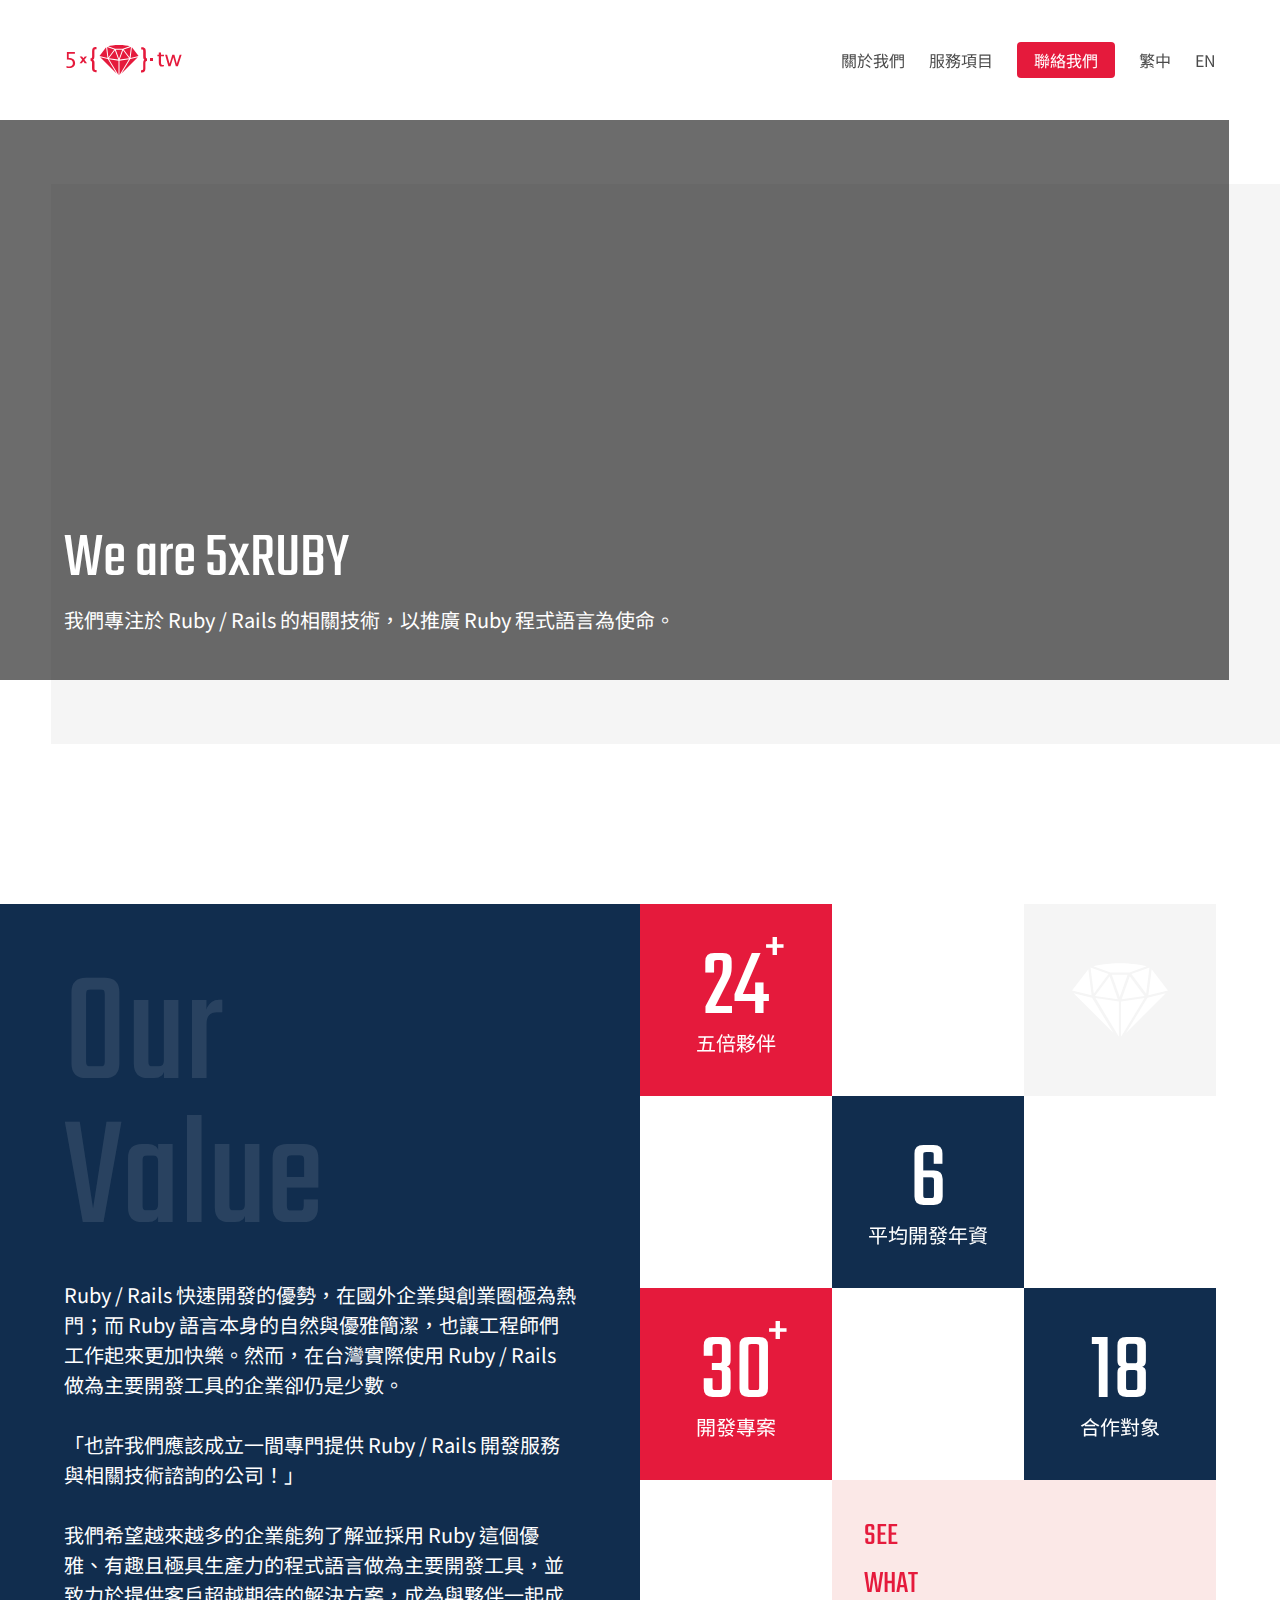
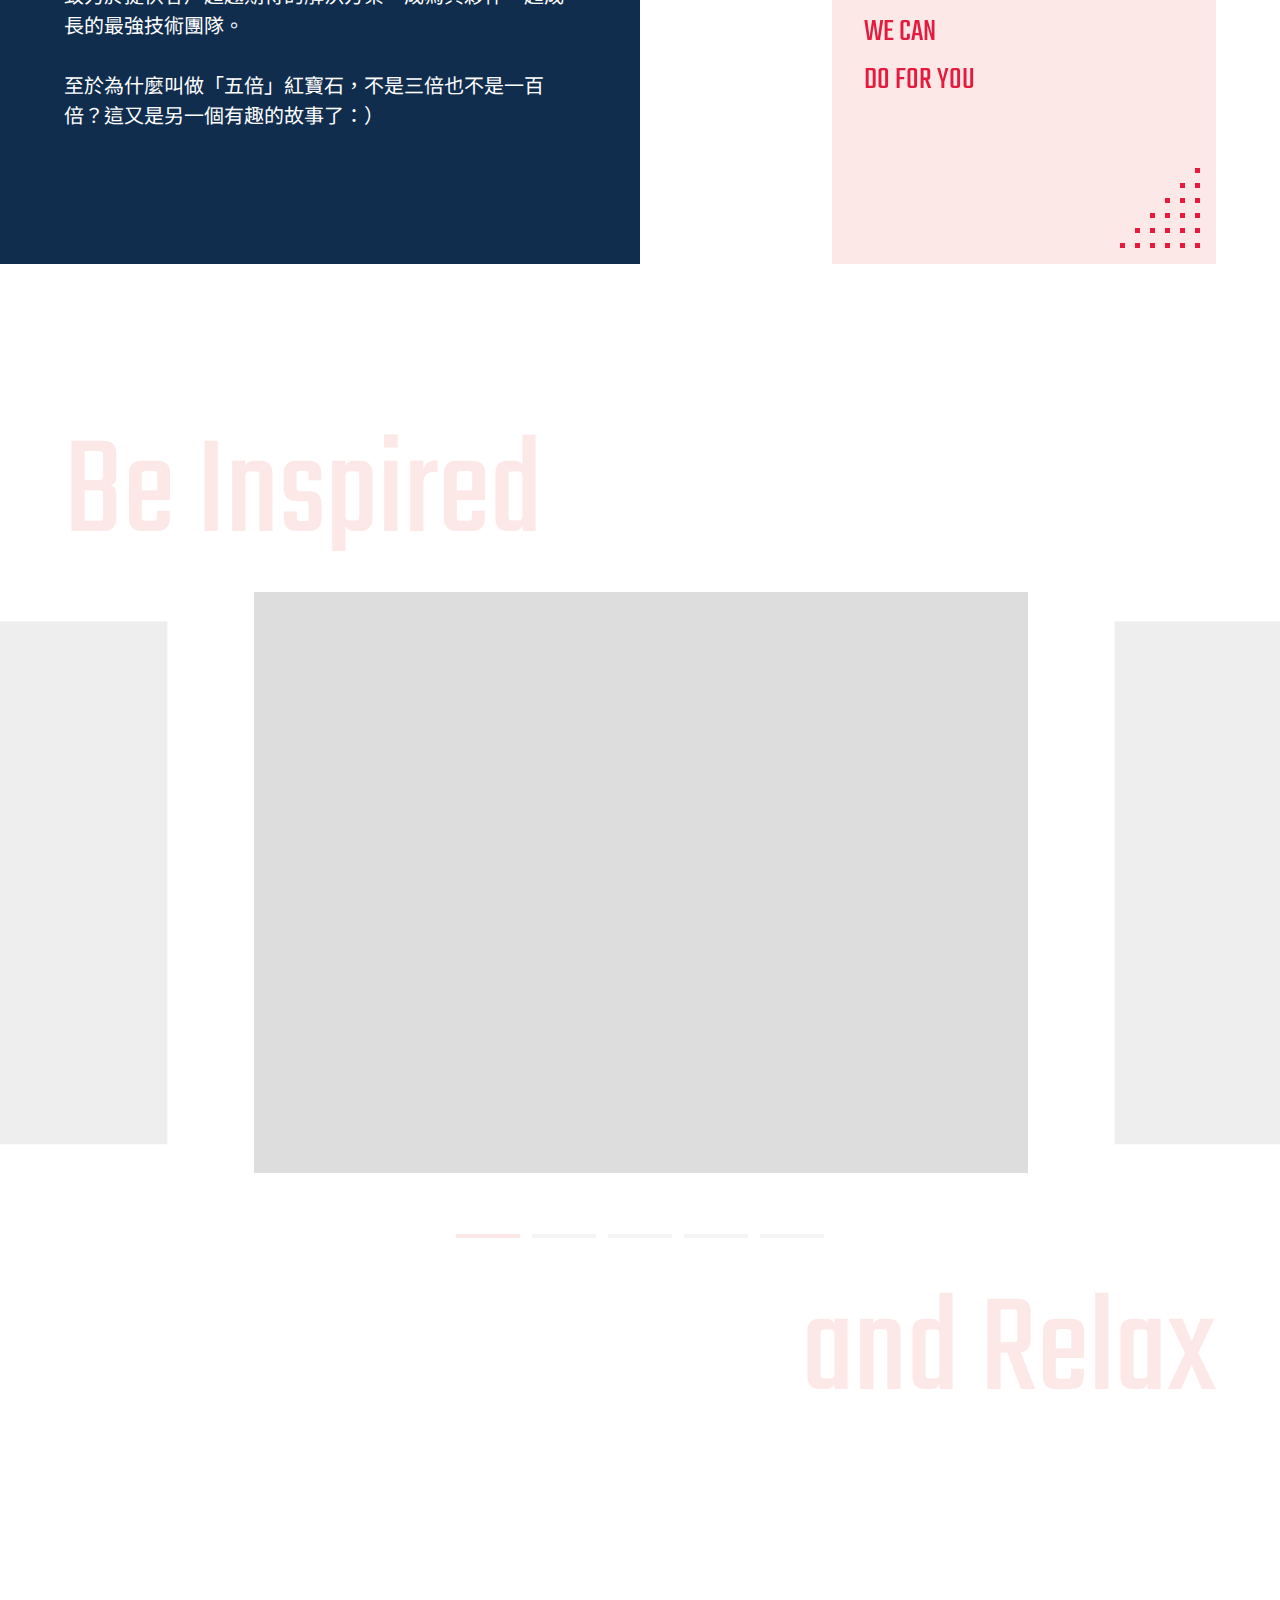
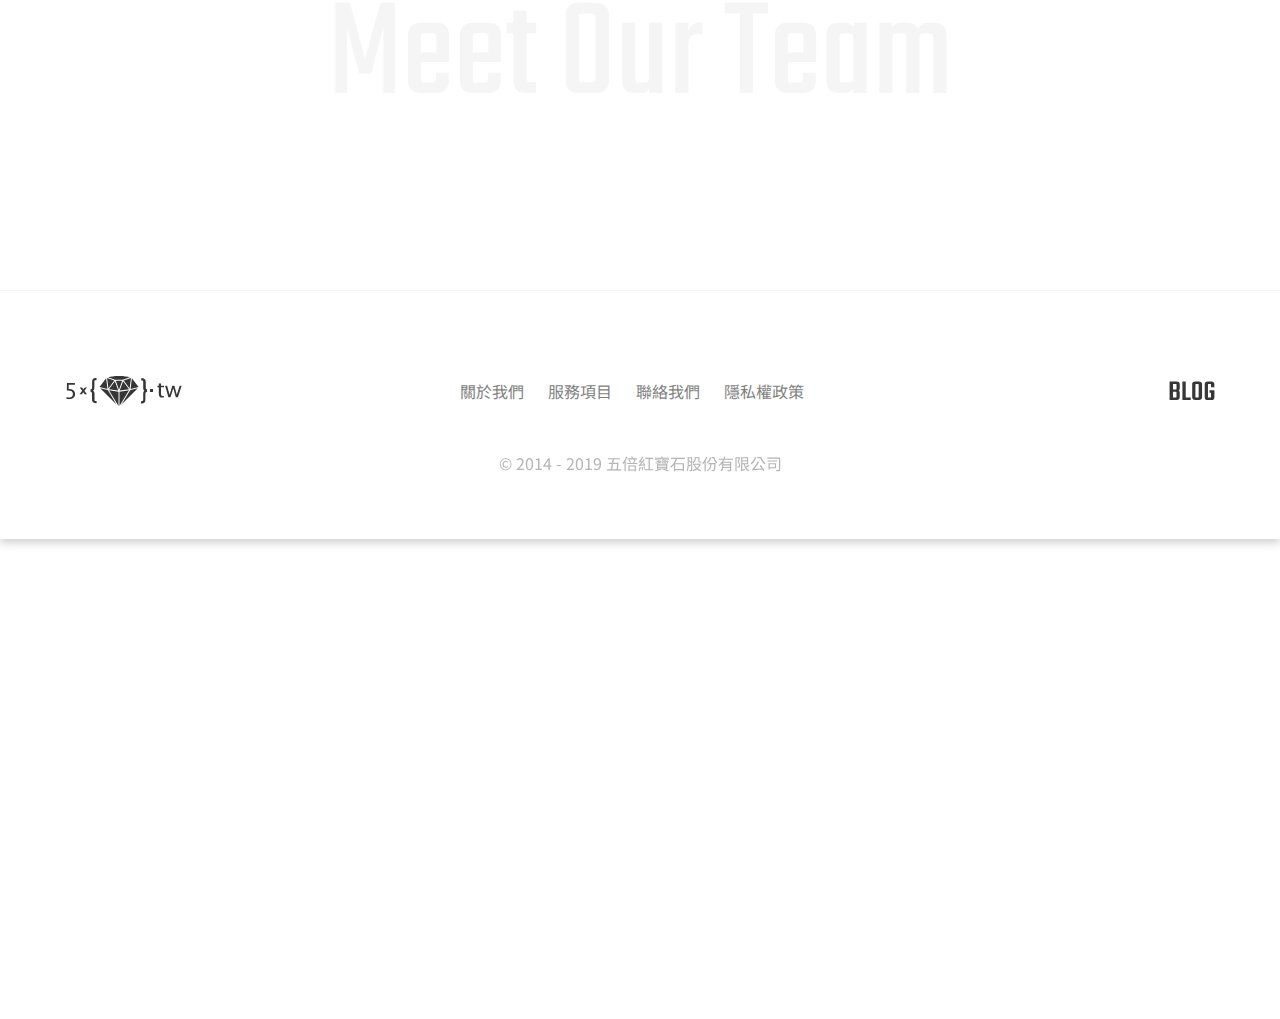
<file: about/index.html>
<!DOCTYPE html><html lang="zh-TW"><head><meta content="text/html; charset=UTF-8" http-equiv="Content-Type" /><meta charset="utf-8" /><meta content="ie=edge" http-equiv="x-ua-compatible" /><meta content="width=device-width, height=device-height, initial-scale=1, maximum-scale=5" name="viewport" /><meta content="yes" name="apple-mobile-web-app-capable" /><meta content="telephone=no" name="format-detection" /><meta content="五倍紅寶石以 Ruby 這個優雅、有趣，且極具生產力的程式語言做為主要開發工具，提供 Ruby / Rails / Web / Mobile App / 技術顧問等多項服務。我們集結台灣資深的開發者，為你打造專屬的技術後盾，以超越期待的解決方案實現你的產品。" name="description" /><meta content="zh-TW" property="og:locale" /><meta content="五倍紅寶石 - 與夥伴一起成長的最強技術團隊" property="og:site_name" /><meta content="五倍紅寶石 - 與夥伴一起成長的最強技術團隊" property="og:title" /><meta content="五倍紅寶石以 Ruby 這個優雅、有趣，且極具生產力的程式語言做為主要開發工具，提供 Ruby / Rails / Web / Mobile App / 技術顧問等多項服務。我們集結台灣資深的開發者，為你打造專屬的技術後盾，以超越期待的解決方案實現你的產品。" property="og:description" /><meta content="https://dev.5xruby.tw/about/" property="og:url" /><meta content="website" property="og:type" /><meta content="https://dev.5xruby.tw../assets/images/og_image.png" property="og:image" /><link href="https://dev.5xruby.tw/about/" rel="canonical" /><title>關於我們 | 五倍紅寶石 - 與夥伴一起成長的最強技術團隊</title><link href="../assets/images/public/apple-touch-icon-73e60c74.png" rel="apple-touch-icon" sizes="180x180" /><link href="../assets/images/public/favicon-32x32-6c31fdf4.png" rel="icon" sizes="32x32" type="image/png" /><link href="../assets/images/public/favicon-16x16-07aefeb5.png" rel="icon" sizes="16x16" type="image/png" /><link href="../assets/images/public/favicon.ico" rel="icon" /><link href="../assets/images/public/site.webmanifest" rel="manifest" /><link color="#e51a3c" href="../assets/images/public/safari-pinned-tab-eae201a3.svg" rel="mask-icon" /><meta content="#e51a3c" name="msapplication-TileColor" /><meta content="#ffffff" name="theme-color" /><!--CSS & JS--><link crossorigin="anonymous" href="//use.fontawesome.com/releases/v5.7.2/css/all.css" integrity="sha384-fnmOCqbTlWIlj8LyTjo7mOUStjsKC4pOpQbqyi7RrhN7udi9RwhKkMHpvLbHG9Sr" rel="stylesheet" /><link href="../assets/stylesheets/about-8ddc0153.css" rel="stylesheet" /><script src="../assets/javascripts/site-0ec65611.js"></script><script>document.addEventListener('DOMContentLoaded', function() {

  // Slick Carousel
  $('.slider').on('click', '.slick-slide', function (e) {
    e.stopPropagation();
    var index = $(this).data("slick-index");
    if ($('.slick-slider').slick('slickCurrentSlide') !== index) {
      $('.slick-slider').slick('slickGoTo', index);
    }
  });

  $('.office__gallery').slick({
    centerMode: true,
    centerPadding: '0px',
    slidesToShow: 3,
    arrows: false,
    dots: true,
    autoplay: true,
    autoplaySpeed: 5000,
    responsive: [
      {
        breakpoint: 1280,
        settings: {
          slidesToShow: 1,
          centerPadding: '15%',
        }
      },
      {
        breakpoint: 1024,
        settings: {
          slidesToShow: 1,
          centerPadding: '96px',
        }
      },
      {
        breakpoint: 768,
        settings: {
          slidesToShow: 1,
          centerPadding: '0px',
        }
      }
    ]
  });
});</script></head><body class="is-zh-TW is-about"><div class="main is-flex has-background-white"><nav aria-label="main navigation" class="navbar has-padding-width-sm-tablet" id="navbar" role="navigation"><div class="container"><div class="navbar-brand"><a href="/" class="navbar-item"><?xml version="1.0" encoding="utf-8"?>
<svg version="1.1" class="main_logo" xmlns="http://www.w3.org/2000/svg" xmlns:xlink="http://www.w3.org/1999/xlink" x="0px" y="0px" width="120px" viewBox="0 0 120 40" style="enable-background:new 0 0 120 40;" xml:space="preserve">
	<path fill="#E51A3C" d="M11.1,23.2c0,1.5-0.5,2.7-1.6,3.6c-1,0.9-2.5,1.3-4.3,1.3c-0.8,0-1.7-0.1-2.7-0.3v-1.9
		c1.1,0.4,2,0.6,3,0.6c1,0,1.9-0.3,2.5-0.9c0.6-0.6,0.9-1.5,0.9-2.5c0-2.4-1.6-3.5-4.9-3.5c-0.4,0-0.8,0-1.1,0.1v-7.7h8v1.8H4.7v4.1
		c2,0,3.6,0.5,4.7,1.4C10.5,20.2,11.1,21.5,11.1,23.2z M23,16.4h-2.2l-1.4,1.9L18,16.4h-2.3l2.5,3.4l-2.6,3.5h2.2l1.5-2l1.4,2H23
		l-2.6-3.5L23,16.4z M31.6,7.1c-2.4,0-3.5,1.4-3.5,4.1v5.2c0,1.1-0.4,1.8-1.2,1.9c-0.2,0-0.3,0.1-0.4,0.2v2.3l0.1,0c0,0,0.1,0,0.1,0
		c0,0,0.1,0,0.1,0c0.4,0.1,0.7,0.3,0.9,0.6c0.2,0.3,0.3,0.8,0.3,1.4v4.9c0,1.6,0.3,2.7,0.9,3.4c0.6,0.7,1.5,1.1,2.8,1.1h0.9v-2.2
		h-0.4h-0.2c-0.6,0-1-0.1-1.2-0.3c-0.2-0.2-0.3-0.7-0.3-1.4l0-0.6v-4.9c0-0.8-0.1-1.3-0.3-1.8c-0.2-0.4-0.5-0.9-1-1.3
		c0.2-0.2,0.4-0.4,0.5-0.6c0.2-0.2,0.3-0.4,0.4-0.7c0.1-0.3,0.2-0.5,0.2-0.8c0-0.3,0.1-0.6,0.1-1.1v-5c0-1,0.1-1.6,0.2-1.9
		c0.2-0.3,0.6-0.4,1.2-0.4h0.7V7.2c-0.1-0.1-0.3-0.1-0.4-0.1H31.6z M86,20.9h3v-3h-3V20.9z M96.9,12.4l-2.1,0.2v2.1h-1.4v1.6h1.4v6.8
		c0,1.1,0.3,1.9,0.9,2.6s1.4,0.9,2.5,0.9c0.5,0,1-0.1,1.7-0.3v-1.4c-0.4,0.1-0.7,0.1-1,0.1c-1.3,0-1.9-0.8-1.9-2.3v-6.4h3v-1.6h-3
		V12.4z M115.7,14.7l-2.9,9l-2.4-9h-2.1l-2.7,9l-2.5-9h-2l3.3,11.6h2.1l2.8-9l2.5,9h2.1l3.7-11.6H115.7z M83.1,18.6
		C83,18.6,83,18.6,83.1,18.6c-0.5-0.1-0.9-0.4-1-0.6c-0.2-0.3-0.3-0.8-0.3-1.4v-4.9c0-1.6-0.3-2.7-0.9-3.4c-0.6-0.7-1.5-1.1-2.8-1.1
		h-0.9v2.2h0.4h0.2c0.6,0,1,0.1,1.1,0.3c0.2,0.2,0.3,0.7,0.3,1.4l0,0.6v4.9c0,0.7,0.1,1.3,0.2,1.8c0.2,0.4,0.5,0.9,1,1.4
		c-0.4,0.4-0.8,0.8-0.9,1.2c-0.2,0.4-0.3,1-0.3,1.9v5c0,1-0.1,1.6-0.3,1.9c-0.2,0.3-0.6,0.4-1.2,0.4h-0.7v2.2
		c0.1,0.1,0.3,0.1,0.4,0.1h0.5c2.4,0,3.5-1.4,3.5-4.1V23c0-1.1,0.4-1.8,1.2-1.9c0.2,0,0.3-0.1,0.4-0.2v-2.3L83.1,18.6
		C83.1,18.6,83.1,18.6,83.1,18.6z M55.5,20.7V35L65,19.3L55.5,20.7z M55.7,19.6l9.4-1.3l-6-8L55.7,19.6z M66.6,18l8-2l-6.7-8.7
		L66.6,18z M67,6.9l-7.3,2.6l5.9,7.9L67,6.9z M36.2,17.2l16.3,16.3l-8.7-14.4L36.2,17.2z M54.5,35V20.7L45,19.3L54.5,35z M57.5,33.5
		l16.3-16.3l-7.5,1.9L57.5,33.5z M58.8,8.8l7-2.6C63.8,5.7,59.7,5,55,5s-8.8,0.7-10.9,1.2l7,2.6H58.8z M51.8,9.7l3.2,9.1l3.2-9.1
		H51.8z M54.3,19.6l-3.4-9.4l-6,8L54.3,19.6z M42.1,7.3L35.5,16l8,2L42.1,7.3z M50.3,9.5l-7.2-2.6l1.3,10.6L50.3,9.5z"/>
</svg></a><a aria-expanded="false" aria-label="menu" class="navbar-burger burger" data-target="mainNavbar" role="button"><span aria-hidden="true"></span><span aria-hidden="true"></span><span aria-hidden="true"></span></a></div><div class="navbar-menu" id="mainNavbar"><div class="navbar-end has-text-centered"><a href="/dev-5xruby-staging/about" class="navbar-item">關於我們</a><a href="/dev-5xruby-staging/services" class="navbar-item">服務項目</a><div class="navbar-item has-text-centered"><a href="/dev-5xruby-staging/contact" class="button is-primary">聯絡我們</a></div><a href="dev-5xruby-staging/" class="navbar-item" data-link="/about/">繁中</a><a href="dev-5xruby-staging/en" class="navbar-item" data-link="/about/">EN</a></div></div></div></nav><div class="main__container"><div class="about"><section class="hero is-large banner"><div class="banner__cover is-flex is-justified-start is-aligned-end"><div class="container"><div class="banner__catchcopy has-text-white"><h1 class="has-text-weight-semibold is-size-2 is-size-1-desktop has-margin-bottom-xs">We are 5xRUBY</h1><h2 class="is-size-5">我們專注於 Ruby / Rails 的相關技術，以推廣 Ruby 程式語言為使命。</h2></div></div></div></section><section class="section value"><div class="container"><div class="columns is-desktop"><div class="column is-paddingless is-three-fifths-desktop is-half-widescreen"><div class="value__container has-background-navy"><h3 class="value__title has-text-white is-text-teko is-size-mega--alt">Our<br />Value</h3><p class="has-text-white is-pre-line has-margin-top-sm is-size-5-tablet">Ruby / Rails 快速開發的優勢，在國外企業與創業圈極為熱門；而 Ruby 語言本身的自然與優雅簡潔，也讓工程師們工作起來更加快樂。然而，在台灣實際使用 Ruby / Rails 做為主要開發工具的企業卻仍是少數。

「也許我們應該成立一間專門提供 Ruby / Rails 開發服務與相關技術諮詢的公司！」

我們希望越來越多的企業能夠了解並採用 Ruby 這個優雅、有趣且極具生產力的程式語言做為主要開發工具，並致力於提供客戶超越期待的解決方案，成為與夥伴一起成長的最強技術團隊。

至於為什麼叫做「五倍」紅寶石，不是三倍也不是一百倍？這又是另一個有趣的故事了：）</p></div></div><div class="column is-paddingless"><div class="indicator"><div class="indicator__item is-talents"><div class="indicator__content is-flex is-plus"><p class="is-indicator has-text-white is-text-teko">24</p><p class="has-text-centered has-text-white is-size-5-tablet">五倍夥伴</p></div></div><div class="indicator__item is-average"><div class="indicator__content is-flex"><p class="is-indicator has-text-white is-text-teko">6</p><p class="has-text-centered has-text-white is-size-5-tablet">平均開發年資</p></div></div><div class="indicator__item is-projects"><div class="indicator__content is-flex is-plus"><p class="is-indicator has-text-white is-text-teko">30</p><p class="has-text-centered has-text-white is-size-5-tablet">開發專案</p></div></div><div class="indicator__item is-clients"><div class="indicator__content is-flex"><p class="is-indicator has-text-white is-text-teko">18</p><p class="has-text-centered has-text-white is-size-5-tablet">合作對象</p></div></div><div class="indicator__item is-logo has-background-light"><div class="indicator__content is-flex"><svg height="74" width="96" xmlns="http://www.w3.org/2000/svg"><path d="M49.09 38.476l23.455-3.385-23.454 38.727V38.476zm.546-2.294l8.132-22.91L72.545 32.91l-22.909 3.273zm26.728-3.818l3.285-26.182L96 27.44l-19.636 4.924zm1.09-27.819L74.14 30.727 59.455 11.032l18-6.487zM1.637 30.182l18.426 4.597L41.455 70 1.636 30.182zM46.91 73.818L23.455 35.091l23.454 3.385v35.342zM54 70l21.47-35.22 18.348-4.598L54 70zm3.484-60.545H38.516L21.273 3.168C26.446 1.989 36.4.182 48 .182s21.554 1.807 26.727 2.986L57.484 9.455zm-17.666 2.181h15.818L47.727 34l-7.909-22.364zm6 24.546L22.91 32.909l14.727-19.636 8.182 22.909zm-29.467-30l3.285 26.182L0 27.44 16.35 6.182zm20.194 4.909L21.797 30.727 18.545 4.545l18 6.546z" fill="#fff"></path></svg></div></div><div class="indicator__item is-cta"><a href="/service" class="indicator__content is-flex is-aligned-start"><p class="is-text-teko is-size-4-tablet is-size-3-widescreen">SEE<br />WHAT<br />WE CAN<br />DO FOR YOU</p><svg class="is-deco" height="24px" viewBox="0 0 80 80" width="24px" xmlns="http://www.w3.org/2000/svg"><path d="M0 75h5v5H0zm15-15h5v5h-5zm0 15h5v5h-5zm15-30h5v5h-5zm0 15h5v5h-5zm0 15h5v5h-5zm15-45h5v5h-5zm0 15h5v5h-5zm0 15h5v5h-5zm0 15h5v5h-5zm15-60h5v5h-5zm0 15h5v5h-5zm0 15h5v5h-5zm0 15h5v5h-5zm0 15h5v5h-5zM75 0h5v5h-5zm0 15h5v5h-5zm0 15h5v5h-5zm0 15h5v5h-5zm0 15h5v5h-5zm0 15h5v5h-5z" fill="#e51a3c"></path></svg></a></div></div></div></div></div></section><section class="section office"><div class="container"><header class="office__header"><p class="has-text-pastel is-text-teko is-size-mega">Be Inspired</p></header></div><div class="office__gallery slider has-margin-top-sm"><div class="office__slide"><picture class="image"><source data-srcset="../assets/images/photos/office_view_1-679487d2.webp" type="image/webp" /><img src="../assets/images/lqip-src_4x3-caf26c74.jpg" data-src="../assets/images/photos/office_view_1-bdf6a9d8.jpg" alt="五倍紅寶石 - 與夥伴一起成長的最強技術團隊" class="lazyload blur-up" /></picture></div><div class="office__slide"><picture class="image"><source data-srcset="../assets/images/photos/office_view_2-b02557a6.webp" type="image/webp" /><img src="../assets/images/lqip-src_4x3-caf26c74.jpg" data-src="../assets/images/photos/office_view_2-33779e60.jpg" alt="五倍紅寶石 - 與夥伴一起成長的最強技術團隊" class="lazyload blur-up" /></picture></div><div class="office__slide"><picture class="image"><source data-srcset="../assets/images/photos/office_view_3-f8191a88.webp" type="image/webp" /><img src="../assets/images/lqip-src_4x3-caf26c74.jpg" data-src="../assets/images/photos/office_view_3-1f3ba31c.jpg" alt="五倍紅寶石 - 與夥伴一起成長的最強技術團隊" class="lazyload blur-up" /></picture></div><div class="office__slide"><picture class="image"><source data-srcset="../assets/images/photos/office_view_4-ad34ef33.webp" type="image/webp" /><img src="../assets/images/lqip-src_4x3-caf26c74.jpg" data-src="../assets/images/photos/office_view_4-4a1de1e7.jpg" alt="五倍紅寶石 - 與夥伴一起成長的最強技術團隊" class="lazyload blur-up" /></picture></div><div class="office__slide"><picture class="image"><source data-srcset="../assets/images/photos/office_view_5-9d86f536.webp" type="image/webp" /><img src="../assets/images/lqip-src_4x3-caf26c74.jpg" data-src="../assets/images/photos/office_view_5-f88fb133.png" alt="五倍紅寶石 - 與夥伴一起成長的最強技術團隊" class="lazyload blur-up" /></picture></div></div><div class="container has-margin-top-sm"><footer class="office__footer has-text-right"><p class="has-text-pastel is-text-teko is-size-mega">and Relax</p></footer></div></section><section class="section members"><div class="container"><header class="partners__header has-text-centered"><h3 class="has-text-light is-text-teko is-size-mega">Meet Our Team</h3></header></div></section></div></div><footer class="footer"><div class="container"><div class="level is-marginless"><div class="level-left has-text-centered"><?xml version="1.0" encoding="utf-8"?>
<svg version="1.1" class="main_logo" xmlns="http://www.w3.org/2000/svg" xmlns:xlink="http://www.w3.org/1999/xlink" x="0px" y="0px" width="120px" viewBox="0 0 120 40" style="enable-background:new 0 0 120 40;" xml:space="preserve">
	<path fill="#E51A3C" d="M11.1,23.2c0,1.5-0.5,2.7-1.6,3.6c-1,0.9-2.5,1.3-4.3,1.3c-0.8,0-1.7-0.1-2.7-0.3v-1.9
		c1.1,0.4,2,0.6,3,0.6c1,0,1.9-0.3,2.5-0.9c0.6-0.6,0.9-1.5,0.9-2.5c0-2.4-1.6-3.5-4.9-3.5c-0.4,0-0.8,0-1.1,0.1v-7.7h8v1.8H4.7v4.1
		c2,0,3.6,0.5,4.7,1.4C10.5,20.2,11.1,21.5,11.1,23.2z M23,16.4h-2.2l-1.4,1.9L18,16.4h-2.3l2.5,3.4l-2.6,3.5h2.2l1.5-2l1.4,2H23
		l-2.6-3.5L23,16.4z M31.6,7.1c-2.4,0-3.5,1.4-3.5,4.1v5.2c0,1.1-0.4,1.8-1.2,1.9c-0.2,0-0.3,0.1-0.4,0.2v2.3l0.1,0c0,0,0.1,0,0.1,0
		c0,0,0.1,0,0.1,0c0.4,0.1,0.7,0.3,0.9,0.6c0.2,0.3,0.3,0.8,0.3,1.4v4.9c0,1.6,0.3,2.7,0.9,3.4c0.6,0.7,1.5,1.1,2.8,1.1h0.9v-2.2
		h-0.4h-0.2c-0.6,0-1-0.1-1.2-0.3c-0.2-0.2-0.3-0.7-0.3-1.4l0-0.6v-4.9c0-0.8-0.1-1.3-0.3-1.8c-0.2-0.4-0.5-0.9-1-1.3
		c0.2-0.2,0.4-0.4,0.5-0.6c0.2-0.2,0.3-0.4,0.4-0.7c0.1-0.3,0.2-0.5,0.2-0.8c0-0.3,0.1-0.6,0.1-1.1v-5c0-1,0.1-1.6,0.2-1.9
		c0.2-0.3,0.6-0.4,1.2-0.4h0.7V7.2c-0.1-0.1-0.3-0.1-0.4-0.1H31.6z M86,20.9h3v-3h-3V20.9z M96.9,12.4l-2.1,0.2v2.1h-1.4v1.6h1.4v6.8
		c0,1.1,0.3,1.9,0.9,2.6s1.4,0.9,2.5,0.9c0.5,0,1-0.1,1.7-0.3v-1.4c-0.4,0.1-0.7,0.1-1,0.1c-1.3,0-1.9-0.8-1.9-2.3v-6.4h3v-1.6h-3
		V12.4z M115.7,14.7l-2.9,9l-2.4-9h-2.1l-2.7,9l-2.5-9h-2l3.3,11.6h2.1l2.8-9l2.5,9h2.1l3.7-11.6H115.7z M83.1,18.6
		C83,18.6,83,18.6,83.1,18.6c-0.5-0.1-0.9-0.4-1-0.6c-0.2-0.3-0.3-0.8-0.3-1.4v-4.9c0-1.6-0.3-2.7-0.9-3.4c-0.6-0.7-1.5-1.1-2.8-1.1
		h-0.9v2.2h0.4h0.2c0.6,0,1,0.1,1.1,0.3c0.2,0.2,0.3,0.7,0.3,1.4l0,0.6v4.9c0,0.7,0.1,1.3,0.2,1.8c0.2,0.4,0.5,0.9,1,1.4
		c-0.4,0.4-0.8,0.8-0.9,1.2c-0.2,0.4-0.3,1-0.3,1.9v5c0,1-0.1,1.6-0.3,1.9c-0.2,0.3-0.6,0.4-1.2,0.4h-0.7v2.2
		c0.1,0.1,0.3,0.1,0.4,0.1h0.5c2.4,0,3.5-1.4,3.5-4.1V23c0-1.1,0.4-1.8,1.2-1.9c0.2,0,0.3-0.1,0.4-0.2v-2.3L83.1,18.6
		C83.1,18.6,83.1,18.6,83.1,18.6z M55.5,20.7V35L65,19.3L55.5,20.7z M55.7,19.6l9.4-1.3l-6-8L55.7,19.6z M66.6,18l8-2l-6.7-8.7
		L66.6,18z M67,6.9l-7.3,2.6l5.9,7.9L67,6.9z M36.2,17.2l16.3,16.3l-8.7-14.4L36.2,17.2z M54.5,35V20.7L45,19.3L54.5,35z M57.5,33.5
		l16.3-16.3l-7.5,1.9L57.5,33.5z M58.8,8.8l7-2.6C63.8,5.7,59.7,5,55,5s-8.8,0.7-10.9,1.2l7,2.6H58.8z M51.8,9.7l3.2,9.1l3.2-9.1
		H51.8z M54.3,19.6l-3.4-9.4l-6,8L54.3,19.6z M42.1,7.3L35.5,16l8,2L42.1,7.3z M50.3,9.5l-7.2-2.6l1.3,10.6L50.3,9.5z"/>
</svg></div><div class="level-item has-margin-top-sm is-marginless-tablet"><nav class="navbar has-text-centered"><a href="/dev-5xruby-staging/about" class="navbar-item is-inline-block-mobile">關於我們</a><a href="/dev-5xruby-staging/service" class="navbar-item is-inline-block-mobile">服務項目</a><a href="/dev-5xruby-staging/contact" class="navbar-item is-inline-block-mobile">聯絡我們</a><a href="/dev-5xruby-staging/privacy_policy" class="navbar-item is-inline-block-mobile">隱私權政策</a></nav></div><div class="level-right has-margin-top-sm is-marginless-tablet"><div class="level is-mobile"><div class="level-item"><a href="https://www.facebook.com/5xruby" target="_blank" rel="noopener" class="social-media"><span class="icon is-medium has-text-dark"><i class="fab fa-facebook-f fa-lg"></i></span></a></div><div class="level-item"><a href="https://twitter.com/5xruby" target="_blank" rel="noopener" class="social-media"><span class="icon is-medium has-text-dark"><i class="fab fa-twitter fa-lg"></i></span></a></div><div class="level-item"><a href="https://5xruby.tw/posts/" target="_blank" rel="noopener" class="social-media"><span class="icon is-large"><svg viewBox="0 0 52 32" width="52px" xmlns="http://www.w3.org/2000/svg"><path d="M9.2 13.7V9.5c0-.3-.1-.6-.2-.7-.1-.1-.4-.1-.7-.1H5.4v5.9h2.9c.4 0 .6-.1.7-.2.1-.1.2-.4.2-.7zm0 8.8v-4.4c0-.3-.1-.6-.2-.7-.1-.1-.4-.2-.7-.2H5.4v6.1h2.9c.4 0 .6-.1.7-.2.1-.1.2-.3.2-.6zM1.7 6h7.6c2.3 0 3.4 1 3.4 3.1v4.3c0 1.3-.4 2.1-1.3 2.4.9.3 1.3 1.1 1.3 2.3v4.7c0 2.1-1.1 3.1-3.4 3.1H1.7V6zm17.6 17.2h5.3V26h-9V6h3.6v17.2zM29.6 6h3.9c2.3 0 3.4 1 3.4 3.1v13.7c0 2.1-1.1 3.1-3.4 3.1h-3.9c-2.3 0-3.4-1-3.4-3.1V9.1C26.1 7 27.3 6 29.6 6zm3.6 16.3V9.6c0-.3-.1-.6-.2-.7-.1-.1-.4-.2-.7-.2h-1.7c-.4 0-.6.1-.7.2-.1.1-.2.3-.2.7v12.7c0 .3.1.6.2.7.1.1.4.2.7.2h1.7c.3 0 .6-.1.7-.2.2-.1.2-.3.2-.7zm17.1-10.2h-3.7V9.5c0-.3-.1-.6-.2-.7-.1-.1-.4-.2-.7-.2h-1.5c-.3 0-.6.1-.7.2-.1.1-.2.3-.2.7v13c0 .3.1.6.2.7.1.1.4.2.7.2h1.5c.3 0 .6-.1.7-.2.1-.1.2-.3.2-.7v-4.4H45v-2.6h5.3v7.4c0 2.1-1.1 3.1-3.4 3.1h-3.7c-2.3 0-3.4-1-3.4-3.1V9.1C39.7 7 40.8 6 43.1 6h3.7c2.3 0 3.4 1 3.4 3.1v3z" fill="#363636"></path></svg></span></a></div></div></div></div><div class="level"><div class="level-item"><p class="copyright has-text-grey-light has-text-centered">&copy; 2014 - 2019&nbsp;五倍紅寶石股份有限公司</p></div></div></div></footer></div><section class="hero cta" id="mainCTA"><div class="cta__background"></div><div class="cta__mask"></div><a href="/contact" class="cta__link is-flex is-aligned-center is-justified-center"><div class="has-text-centered has-text-left-tablet"><p class="has-text-white is-text-lato is-size-5">Like our approach?</p><p class="is-text-teko has-text-white is-size-mega">Let’s Work Together</p></div></a></section></body></html>
</file>
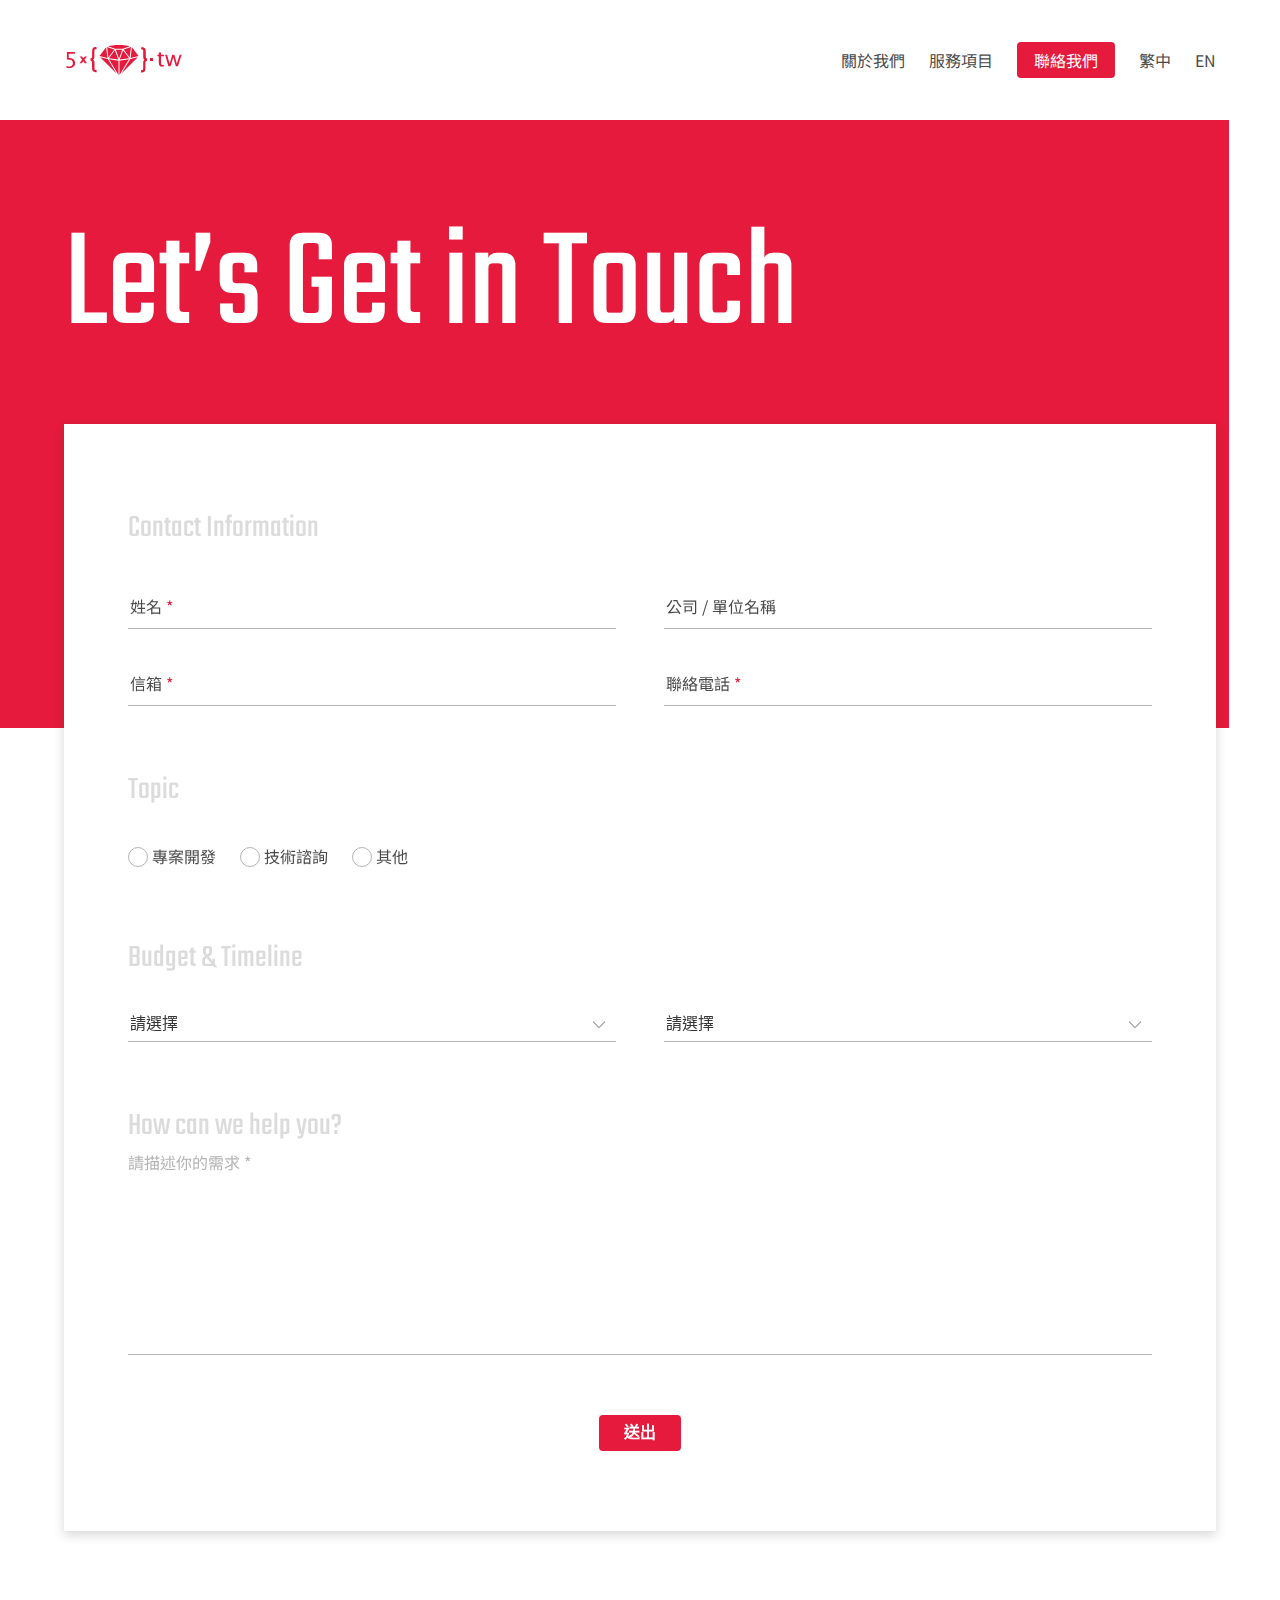
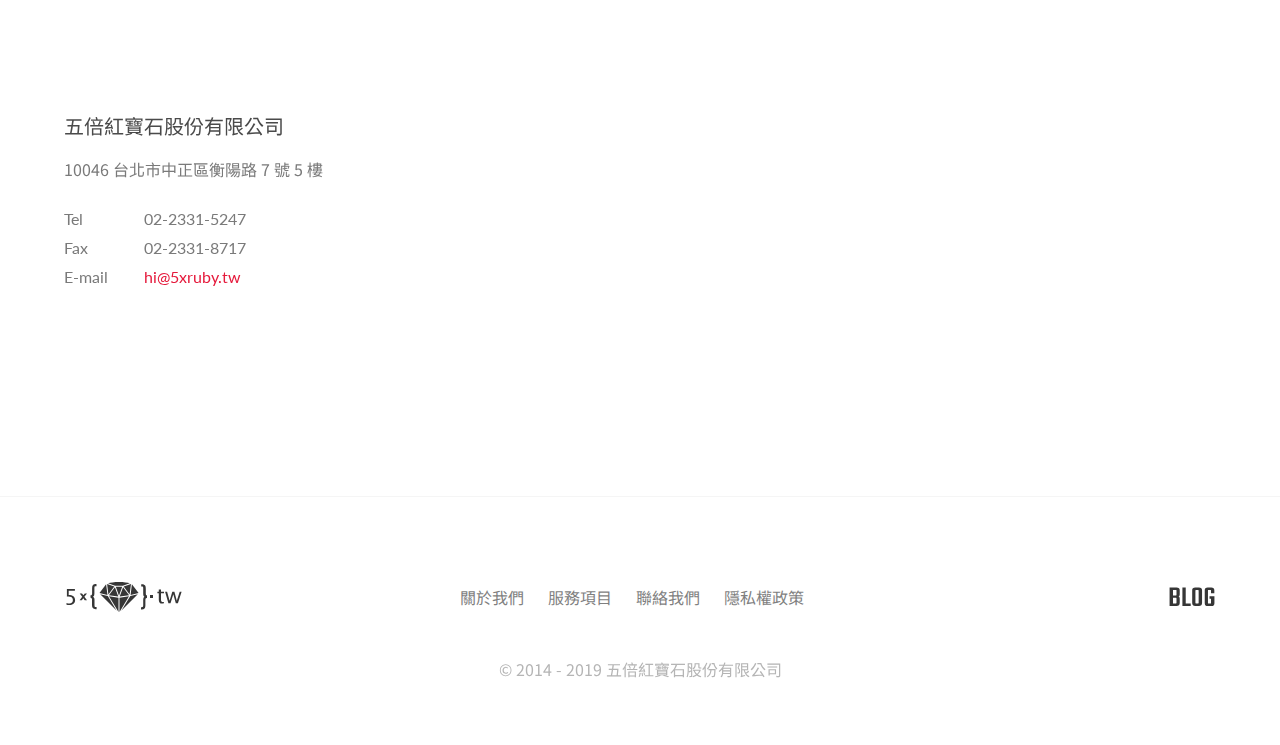
<file: contact/index.html>
<!DOCTYPE html><html lang="zh-TW"><head><meta content="text/html; charset=UTF-8" http-equiv="Content-Type" /><meta charset="utf-8" /><meta content="ie=edge" http-equiv="x-ua-compatible" /><meta content="width=device-width, height=device-height, initial-scale=1, maximum-scale=5" name="viewport" /><meta content="yes" name="apple-mobile-web-app-capable" /><meta content="telephone=no" name="format-detection" /><meta content="五倍紅寶石以 Ruby 這個優雅、有趣，且極具生產力的程式語言做為主要開發工具，提供 Ruby / Rails / Web / Mobile App / 技術顧問等多項服務。我們集結台灣資深的開發者，為你打造專屬的技術後盾，以超越期待的解決方案實現你的產品。" name="description" /><meta content="zh-TW" property="og:locale" /><meta content="五倍紅寶石 - 與夥伴一起成長的最強技術團隊" property="og:site_name" /><meta content="五倍紅寶石 - 與夥伴一起成長的最強技術團隊" property="og:title" /><meta content="五倍紅寶石以 Ruby 這個優雅、有趣，且極具生產力的程式語言做為主要開發工具，提供 Ruby / Rails / Web / Mobile App / 技術顧問等多項服務。我們集結台灣資深的開發者，為你打造專屬的技術後盾，以超越期待的解決方案實現你的產品。" property="og:description" /><meta content="https://dev.5xruby.tw/contact/" property="og:url" /><meta content="website" property="og:type" /><meta content="https://dev.5xruby.tw../assets/images/og_image.png" property="og:image" /><link href="https://dev.5xruby.tw/contact/" rel="canonical" /><title>聯絡我們 | 五倍紅寶石 - 與夥伴一起成長的最強技術團隊</title><link href="../assets/images/public/apple-touch-icon-73e60c74.png" rel="apple-touch-icon" sizes="180x180" /><link href="../assets/images/public/favicon-32x32-6c31fdf4.png" rel="icon" sizes="32x32" type="image/png" /><link href="../assets/images/public/favicon-16x16-07aefeb5.png" rel="icon" sizes="16x16" type="image/png" /><link href="../assets/images/public/favicon.ico" rel="icon" /><link href="../assets/images/public/site.webmanifest" rel="manifest" /><link color="#e51a3c" href="../assets/images/public/safari-pinned-tab-eae201a3.svg" rel="mask-icon" /><meta content="#e51a3c" name="msapplication-TileColor" /><meta content="#ffffff" name="theme-color" /><!--CSS & JS--><link crossorigin="anonymous" href="//use.fontawesome.com/releases/v5.7.2/css/all.css" integrity="sha384-fnmOCqbTlWIlj8LyTjo7mOUStjsKC4pOpQbqyi7RrhN7udi9RwhKkMHpvLbHG9Sr" rel="stylesheet" /><link href="../assets/stylesheets/contact-3f2922f6.css" rel="stylesheet" /><script src="../assets/javascripts/site-0ec65611.js"></script><script>document.addEventListener('DOMContentLoaded', function() {

  // Contact Form
  $('#new_contact').on('submit', function (e) {
    var lang = document.documentElement.lang;

    if ( lang == 'zh-TW') {
      alert('感謝您的來信，我們會儘快與您聯絡！');
    }
    else {
      alert('Thank you for your query about our services, we will get back to you as soon as possible.');
    }

    window.location.reload();
  });

  // Radio Input Tabindex
  $.fn.radioTabbable = function () {
    var groups = [];

    // group the inputs by name
    $(this).each(function () {
      var el = this;
      var thisGroup = groups[el.name] = (groups[el.name] || []);
      thisGroup.push(el);
    });

    $(this).on('keydown', function (e) {
      setTimeout(function () {
        var el = e.target;
        var thisGroup = groups[el.name] = (groups[el.name] || []);
        var indexOfTarget = thisGroup.indexOf(e.target);

        if (e.keyCode === 9) {
          if (indexOfTarget < (thisGroup.length - 1) && !(e.shiftKey)) {
            thisGroup[indexOfTarget + 1].focus();
          }
          else if (indexOfTarget > 0 && e.shiftKey) {
            thisGroup[indexOfTarget - 1].focus();
          }
        }
      });
    });
  };

  $(function(){
    $('.radiobutton').radioTabbable();
  });
});</script></head><body class="is-zh-TW is-contact"><div class="main is-flex has-background-white"><nav aria-label="main navigation" class="navbar has-padding-width-sm-tablet" id="navbar" role="navigation"><div class="container"><div class="navbar-brand"><a href="/" class="navbar-item"><?xml version="1.0" encoding="utf-8"?>
<svg version="1.1" class="main_logo" xmlns="http://www.w3.org/2000/svg" xmlns:xlink="http://www.w3.org/1999/xlink" x="0px" y="0px" width="120px" viewBox="0 0 120 40" style="enable-background:new 0 0 120 40;" xml:space="preserve">
	<path fill="#E51A3C" d="M11.1,23.2c0,1.5-0.5,2.7-1.6,3.6c-1,0.9-2.5,1.3-4.3,1.3c-0.8,0-1.7-0.1-2.7-0.3v-1.9
		c1.1,0.4,2,0.6,3,0.6c1,0,1.9-0.3,2.5-0.9c0.6-0.6,0.9-1.5,0.9-2.5c0-2.4-1.6-3.5-4.9-3.5c-0.4,0-0.8,0-1.1,0.1v-7.7h8v1.8H4.7v4.1
		c2,0,3.6,0.5,4.7,1.4C10.5,20.2,11.1,21.5,11.1,23.2z M23,16.4h-2.2l-1.4,1.9L18,16.4h-2.3l2.5,3.4l-2.6,3.5h2.2l1.5-2l1.4,2H23
		l-2.6-3.5L23,16.4z M31.6,7.1c-2.4,0-3.5,1.4-3.5,4.1v5.2c0,1.1-0.4,1.8-1.2,1.9c-0.2,0-0.3,0.1-0.4,0.2v2.3l0.1,0c0,0,0.1,0,0.1,0
		c0,0,0.1,0,0.1,0c0.4,0.1,0.7,0.3,0.9,0.6c0.2,0.3,0.3,0.8,0.3,1.4v4.9c0,1.6,0.3,2.7,0.9,3.4c0.6,0.7,1.5,1.1,2.8,1.1h0.9v-2.2
		h-0.4h-0.2c-0.6,0-1-0.1-1.2-0.3c-0.2-0.2-0.3-0.7-0.3-1.4l0-0.6v-4.9c0-0.8-0.1-1.3-0.3-1.8c-0.2-0.4-0.5-0.9-1-1.3
		c0.2-0.2,0.4-0.4,0.5-0.6c0.2-0.2,0.3-0.4,0.4-0.7c0.1-0.3,0.2-0.5,0.2-0.8c0-0.3,0.1-0.6,0.1-1.1v-5c0-1,0.1-1.6,0.2-1.9
		c0.2-0.3,0.6-0.4,1.2-0.4h0.7V7.2c-0.1-0.1-0.3-0.1-0.4-0.1H31.6z M86,20.9h3v-3h-3V20.9z M96.9,12.4l-2.1,0.2v2.1h-1.4v1.6h1.4v6.8
		c0,1.1,0.3,1.9,0.9,2.6s1.4,0.9,2.5,0.9c0.5,0,1-0.1,1.7-0.3v-1.4c-0.4,0.1-0.7,0.1-1,0.1c-1.3,0-1.9-0.8-1.9-2.3v-6.4h3v-1.6h-3
		V12.4z M115.7,14.7l-2.9,9l-2.4-9h-2.1l-2.7,9l-2.5-9h-2l3.3,11.6h2.1l2.8-9l2.5,9h2.1l3.7-11.6H115.7z M83.1,18.6
		C83,18.6,83,18.6,83.1,18.6c-0.5-0.1-0.9-0.4-1-0.6c-0.2-0.3-0.3-0.8-0.3-1.4v-4.9c0-1.6-0.3-2.7-0.9-3.4c-0.6-0.7-1.5-1.1-2.8-1.1
		h-0.9v2.2h0.4h0.2c0.6,0,1,0.1,1.1,0.3c0.2,0.2,0.3,0.7,0.3,1.4l0,0.6v4.9c0,0.7,0.1,1.3,0.2,1.8c0.2,0.4,0.5,0.9,1,1.4
		c-0.4,0.4-0.8,0.8-0.9,1.2c-0.2,0.4-0.3,1-0.3,1.9v5c0,1-0.1,1.6-0.3,1.9c-0.2,0.3-0.6,0.4-1.2,0.4h-0.7v2.2
		c0.1,0.1,0.3,0.1,0.4,0.1h0.5c2.4,0,3.5-1.4,3.5-4.1V23c0-1.1,0.4-1.8,1.2-1.9c0.2,0,0.3-0.1,0.4-0.2v-2.3L83.1,18.6
		C83.1,18.6,83.1,18.6,83.1,18.6z M55.5,20.7V35L65,19.3L55.5,20.7z M55.7,19.6l9.4-1.3l-6-8L55.7,19.6z M66.6,18l8-2l-6.7-8.7
		L66.6,18z M67,6.9l-7.3,2.6l5.9,7.9L67,6.9z M36.2,17.2l16.3,16.3l-8.7-14.4L36.2,17.2z M54.5,35V20.7L45,19.3L54.5,35z M57.5,33.5
		l16.3-16.3l-7.5,1.9L57.5,33.5z M58.8,8.8l7-2.6C63.8,5.7,59.7,5,55,5s-8.8,0.7-10.9,1.2l7,2.6H58.8z M51.8,9.7l3.2,9.1l3.2-9.1
		H51.8z M54.3,19.6l-3.4-9.4l-6,8L54.3,19.6z M42.1,7.3L35.5,16l8,2L42.1,7.3z M50.3,9.5l-7.2-2.6l1.3,10.6L50.3,9.5z"/>
</svg></a><a aria-expanded="false" aria-label="menu" class="navbar-burger burger" data-target="mainNavbar" role="button"><span aria-hidden="true"></span><span aria-hidden="true"></span><span aria-hidden="true"></span></a></div><div class="navbar-menu" id="mainNavbar"><div class="navbar-end has-text-centered"><a href="/dev-5xruby-staging/about" class="navbar-item">關於我們</a><a href="/dev-5xruby-staging/services" class="navbar-item">服務項目</a><div class="navbar-item has-text-centered"><a href="/dev-5xruby-staging/contact" class="button is-primary">聯絡我們</a></div><a href="dev-5xruby-staging/" class="navbar-item" data-link="/contact/">繁中</a><a href="dev-5xruby-staging/en" class="navbar-item" data-link="/contact/">EN</a></div></div></div></nav><div class="main__container"><div class="contact"><section class="hero is-banner is-medium is-primary"><div class="hero-body"><div class="container"><h1 class="has-text-white is-text-teko is-size-mega">Let’s Get in Touch</h1></div></div></section><section class="section contact__form"><div class="container"><div class="card"><div class="card-content"><form action="https://docs.google.com/forms/u/1/d/e/1FAIpQLSflxfV0hVc64OMXg442wWGrnlc3m_NK6Y7WDDDzcjxEbkSQqw/formResponse" id="new_contact" method="POST" target="processForm"><h3 class="has-text-grey-lighter is-text-teko is-size-3 has-margin-bottom-sm">Contact Information</h3><div class="columns is-variable is-4 is-6-desktop is-multiline has-margin-bottom-md"><div class="column is-half"><div class="field"><div class="control contact__input"><input class="input is-medium" id="contact_name" name="entry.1943065018" placeholder="&nbsp;" required="" tabindex="" type="text" /><label class="is-label" for="contact_name">姓名<span class="is-required">&nbsp;*</span></label><span class="is-border"></span></div></div></div><div class="column is-half"><div class="field"><div class="control contact__input"><input class="input is-medium" id="contact_company" name="entry.41694026" placeholder="&nbsp;" tabindex="" type="text" /><label class="is-label" for="contact_company">公司 / 單位名稱</label><span class="is-border"></span></div></div></div><div class="column is-half"><div class="field"><div class="control contact__input"><input class="input is-medium" id="contact_email" name="entry.1964139048" pattern="[A-Za-z0-9._%+-]+@[A-Za-z0-9.-]+\.[A-Za-z]{1,63}$" placeholder="&nbsp;" required="" tabindex="" type="email" /><label class="is-label" for="contact_email">信箱<span class="is-required">&nbsp;*</span></label><span class="is-border"></span></div></div></div><div class="column is-half"><div class="field"><div class="control contact__input"><input class="input is-medium" id="contact_phone" name="entry.214751228" placeholder="&nbsp;" required="" tabindex="" type="tel" /><label class="is-label" for="contact_phone">聯絡電話<span class="is-required">&nbsp;*</span></label><span class="is-border"></span></div></div></div></div><h3 class="has-text-grey-lighter is-text-teko is-size-3 has-margin-bottom-sm">Topic</h3><div class="columns has-margin-bottom-md"><div class="column"><div class="field"><div class="control"><label class="radio contact__radio"><input class="radiobutton" name="entry.549980577" required="" tabindex="" type="radio" value="專案開發" />專案開發</label><label class="radio contact__radio"><input class="radiobutton" name="entry.549980577" tabindex="" type="radio" value="技術諮詢" />技術諮詢</label><label class="radio contact__radio"><input class="radiobutton" name="entry.549980577" tabindex="" type="radio" value="其他" />其他</label></div></div></div></div><h3 class="has-text-grey-lighter is-text-teko is-size-3 has-margin-bottom-sm">Budget & Timeline</h3><div class="columns is-variable is-4 is-6-desktop has-margin-bottom-md"><div class="column is-half"><div class="field"><div class="control"><div class="select contact__select is-fullwidth"><select name="entry.460509671" required=""><option disabled="" selected="" tabindex="" value="">請選擇</option><option value="NTD 100,000 ~ NTD 300,000">NTD 100,000 ~ NTD 300,000</option><option value="NTD 300,000 ~ NTD 600,000">NTD 300,000 ~ NTD 600,000</option><option value="大於 NTD 600,000">大於 NTD 600,000</option><option value="未定">未定</option></select></div></div></div></div><div class="column is-half"><div class="field"><div class="control"><div class="select contact__select is-fullwidth"><select name="entry.1527349144" required=""><option disabled="" selected="" tabindex="" value="">請選擇</option><option value="3 個月內">3 個月內</option><option value="3 ~ 6 個月">3 ~ 6 個月</option><option value="大於 6 個月">大於 6 個月</option><option value="未定">未定</option></select></div></div></div></div></div><h3 class="has-text-grey-lighter is-text-teko is-size-3">How can we help you?</h3><p class="note has-text-grey-light has-margin-bottom-xs">請描述你的需求 *</p><div class="columns has-margin-bottom-md"><div class="column"><div class="field"><div class="control contact__textarea"><textarea class="textarea" name="entry.612828237" required="" rows="6" tabindex=""></textarea><span class="is-border"></span></div></div></div></div><div class="contact__notify"></div><div class="field"><div class="control has-text-centered"><input class="button is-primary has-text-weight-semibold has-padding-width-sm" type="submit" value="送出" /></div></div></form><iframe id="processForm" name="processForm" style="display:none"></iframe></div></div></div></section><section class="section contact__info"><div class="container"><div class="columns is-vcentered is-variable is-4 is-6-desktop"><div class="column is-5 is-4-desktop is-3-fullhd"><h2 class="is-size-5 has-margin-bottom-xs">五倍紅寶石股份有限公司</h2><p class="has-text-grey has-margin-bottom-sm">10046 台北市中正區衡陽路 7 號 5 樓</p><div class="contact__info__list is-text-lato has-text-grey has-margin-bottom-sm"><div class="columns is-marginless is-mobile"><div class="column is-paddingless is-narrow"><p>Tel</p></div><div class="column is-paddingless"><p>02-2331-5247</p></div></div><div class="columns is-marginless is-mobile"><div class="column is-paddingless is-narrow"><p>Fax</p></div><div class="column is-paddingless"><p>02-2331-8717</p></div></div><div class="columns is-marginless is-mobile"><div class="column is-paddingless is-narrow"><p>E-mail</p></div><div class="column is-paddingless"><a class="has-text-primary" href="mailto:hi@5xruby.tw">hi@5xruby.tw</a></div></div></div></div><div class="column"><iframe allowfullscreen="" height="240px" src="https://snazzymaps.com/embed/138372" style="border:none;" title="5xruby at Google Map" width="100%"></iframe></div></div></div></section></div></div><footer class="footer"><div class="container"><div class="level is-marginless"><div class="level-left has-text-centered"><?xml version="1.0" encoding="utf-8"?>
<svg version="1.1" class="main_logo" xmlns="http://www.w3.org/2000/svg" xmlns:xlink="http://www.w3.org/1999/xlink" x="0px" y="0px" width="120px" viewBox="0 0 120 40" style="enable-background:new 0 0 120 40;" xml:space="preserve">
	<path fill="#E51A3C" d="M11.1,23.2c0,1.5-0.5,2.7-1.6,3.6c-1,0.9-2.5,1.3-4.3,1.3c-0.8,0-1.7-0.1-2.7-0.3v-1.9
		c1.1,0.4,2,0.6,3,0.6c1,0,1.9-0.3,2.5-0.9c0.6-0.6,0.9-1.5,0.9-2.5c0-2.4-1.6-3.5-4.9-3.5c-0.4,0-0.8,0-1.1,0.1v-7.7h8v1.8H4.7v4.1
		c2,0,3.6,0.5,4.7,1.4C10.5,20.2,11.1,21.5,11.1,23.2z M23,16.4h-2.2l-1.4,1.9L18,16.4h-2.3l2.5,3.4l-2.6,3.5h2.2l1.5-2l1.4,2H23
		l-2.6-3.5L23,16.4z M31.6,7.1c-2.4,0-3.5,1.4-3.5,4.1v5.2c0,1.1-0.4,1.8-1.2,1.9c-0.2,0-0.3,0.1-0.4,0.2v2.3l0.1,0c0,0,0.1,0,0.1,0
		c0,0,0.1,0,0.1,0c0.4,0.1,0.7,0.3,0.9,0.6c0.2,0.3,0.3,0.8,0.3,1.4v4.9c0,1.6,0.3,2.7,0.9,3.4c0.6,0.7,1.5,1.1,2.8,1.1h0.9v-2.2
		h-0.4h-0.2c-0.6,0-1-0.1-1.2-0.3c-0.2-0.2-0.3-0.7-0.3-1.4l0-0.6v-4.9c0-0.8-0.1-1.3-0.3-1.8c-0.2-0.4-0.5-0.9-1-1.3
		c0.2-0.2,0.4-0.4,0.5-0.6c0.2-0.2,0.3-0.4,0.4-0.7c0.1-0.3,0.2-0.5,0.2-0.8c0-0.3,0.1-0.6,0.1-1.1v-5c0-1,0.1-1.6,0.2-1.9
		c0.2-0.3,0.6-0.4,1.2-0.4h0.7V7.2c-0.1-0.1-0.3-0.1-0.4-0.1H31.6z M86,20.9h3v-3h-3V20.9z M96.9,12.4l-2.1,0.2v2.1h-1.4v1.6h1.4v6.8
		c0,1.1,0.3,1.9,0.9,2.6s1.4,0.9,2.5,0.9c0.5,0,1-0.1,1.7-0.3v-1.4c-0.4,0.1-0.7,0.1-1,0.1c-1.3,0-1.9-0.8-1.9-2.3v-6.4h3v-1.6h-3
		V12.4z M115.7,14.7l-2.9,9l-2.4-9h-2.1l-2.7,9l-2.5-9h-2l3.3,11.6h2.1l2.8-9l2.5,9h2.1l3.7-11.6H115.7z M83.1,18.6
		C83,18.6,83,18.6,83.1,18.6c-0.5-0.1-0.9-0.4-1-0.6c-0.2-0.3-0.3-0.8-0.3-1.4v-4.9c0-1.6-0.3-2.7-0.9-3.4c-0.6-0.7-1.5-1.1-2.8-1.1
		h-0.9v2.2h0.4h0.2c0.6,0,1,0.1,1.1,0.3c0.2,0.2,0.3,0.7,0.3,1.4l0,0.6v4.9c0,0.7,0.1,1.3,0.2,1.8c0.2,0.4,0.5,0.9,1,1.4
		c-0.4,0.4-0.8,0.8-0.9,1.2c-0.2,0.4-0.3,1-0.3,1.9v5c0,1-0.1,1.6-0.3,1.9c-0.2,0.3-0.6,0.4-1.2,0.4h-0.7v2.2
		c0.1,0.1,0.3,0.1,0.4,0.1h0.5c2.4,0,3.5-1.4,3.5-4.1V23c0-1.1,0.4-1.8,1.2-1.9c0.2,0,0.3-0.1,0.4-0.2v-2.3L83.1,18.6
		C83.1,18.6,83.1,18.6,83.1,18.6z M55.5,20.7V35L65,19.3L55.5,20.7z M55.7,19.6l9.4-1.3l-6-8L55.7,19.6z M66.6,18l8-2l-6.7-8.7
		L66.6,18z M67,6.9l-7.3,2.6l5.9,7.9L67,6.9z M36.2,17.2l16.3,16.3l-8.7-14.4L36.2,17.2z M54.5,35V20.7L45,19.3L54.5,35z M57.5,33.5
		l16.3-16.3l-7.5,1.9L57.5,33.5z M58.8,8.8l7-2.6C63.8,5.7,59.7,5,55,5s-8.8,0.7-10.9,1.2l7,2.6H58.8z M51.8,9.7l3.2,9.1l3.2-9.1
		H51.8z M54.3,19.6l-3.4-9.4l-6,8L54.3,19.6z M42.1,7.3L35.5,16l8,2L42.1,7.3z M50.3,9.5l-7.2-2.6l1.3,10.6L50.3,9.5z"/>
</svg></div><div class="level-item has-margin-top-sm is-marginless-tablet"><nav class="navbar has-text-centered"><a href="/dev-5xruby-staging/about" class="navbar-item is-inline-block-mobile">關於我們</a><a href="/dev-5xruby-staging/service" class="navbar-item is-inline-block-mobile">服務項目</a><a href="/dev-5xruby-staging/contact" class="navbar-item is-inline-block-mobile">聯絡我們</a><a href="/dev-5xruby-staging/privacy_policy" class="navbar-item is-inline-block-mobile">隱私權政策</a></nav></div><div class="level-right has-margin-top-sm is-marginless-tablet"><div class="level is-mobile"><div class="level-item"><a href="https://www.facebook.com/5xruby" target="_blank" rel="noopener" class="social-media"><span class="icon is-medium has-text-dark"><i class="fab fa-facebook-f fa-lg"></i></span></a></div><div class="level-item"><a href="https://twitter.com/5xruby" target="_blank" rel="noopener" class="social-media"><span class="icon is-medium has-text-dark"><i class="fab fa-twitter fa-lg"></i></span></a></div><div class="level-item"><a href="https://5xruby.tw/posts/" target="_blank" rel="noopener" class="social-media"><span class="icon is-large"><svg viewBox="0 0 52 32" width="52px" xmlns="http://www.w3.org/2000/svg"><path d="M9.2 13.7V9.5c0-.3-.1-.6-.2-.7-.1-.1-.4-.1-.7-.1H5.4v5.9h2.9c.4 0 .6-.1.7-.2.1-.1.2-.4.2-.7zm0 8.8v-4.4c0-.3-.1-.6-.2-.7-.1-.1-.4-.2-.7-.2H5.4v6.1h2.9c.4 0 .6-.1.7-.2.1-.1.2-.3.2-.6zM1.7 6h7.6c2.3 0 3.4 1 3.4 3.1v4.3c0 1.3-.4 2.1-1.3 2.4.9.3 1.3 1.1 1.3 2.3v4.7c0 2.1-1.1 3.1-3.4 3.1H1.7V6zm17.6 17.2h5.3V26h-9V6h3.6v17.2zM29.6 6h3.9c2.3 0 3.4 1 3.4 3.1v13.7c0 2.1-1.1 3.1-3.4 3.1h-3.9c-2.3 0-3.4-1-3.4-3.1V9.1C26.1 7 27.3 6 29.6 6zm3.6 16.3V9.6c0-.3-.1-.6-.2-.7-.1-.1-.4-.2-.7-.2h-1.7c-.4 0-.6.1-.7.2-.1.1-.2.3-.2.7v12.7c0 .3.1.6.2.7.1.1.4.2.7.2h1.7c.3 0 .6-.1.7-.2.2-.1.2-.3.2-.7zm17.1-10.2h-3.7V9.5c0-.3-.1-.6-.2-.7-.1-.1-.4-.2-.7-.2h-1.5c-.3 0-.6.1-.7.2-.1.1-.2.3-.2.7v13c0 .3.1.6.2.7.1.1.4.2.7.2h1.5c.3 0 .6-.1.7-.2.1-.1.2-.3.2-.7v-4.4H45v-2.6h5.3v7.4c0 2.1-1.1 3.1-3.4 3.1h-3.7c-2.3 0-3.4-1-3.4-3.1V9.1C39.7 7 40.8 6 43.1 6h3.7c2.3 0 3.4 1 3.4 3.1v3z" fill="#363636"></path></svg></span></a></div></div></div></div><div class="level"><div class="level-item"><p class="copyright has-text-grey-light has-text-centered">&copy; 2014 - 2019&nbsp;五倍紅寶石股份有限公司</p></div></div></div></footer></div><section class="hero cta" id="mainCTA"><div class="cta__background"></div><div class="cta__mask"></div><a href="/contact" class="cta__link is-flex is-aligned-center is-justified-center"><div class="has-text-centered has-text-left-tablet"><p class="has-text-white is-text-lato is-size-5">Like our approach?</p><p class="is-text-teko has-text-white is-size-mega">Let’s Work Together</p></div></a></section></body></html>
</file>
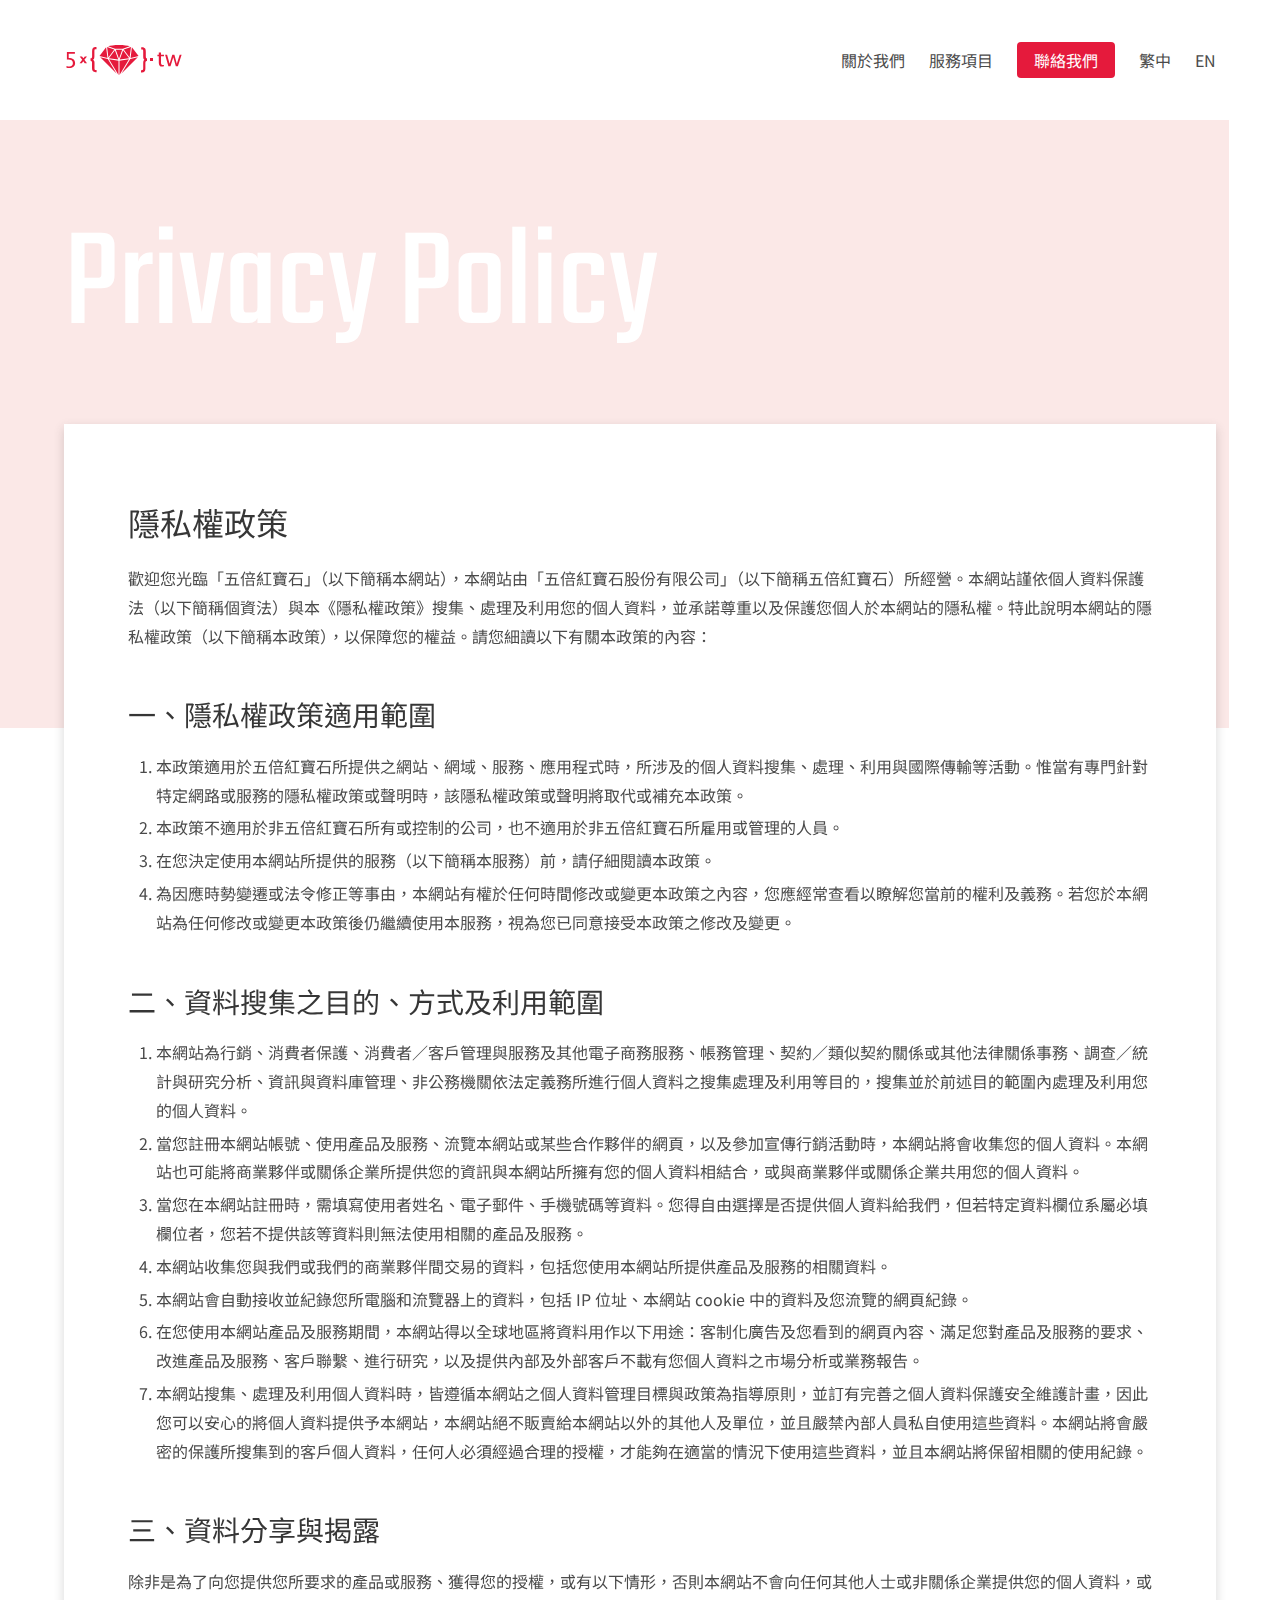
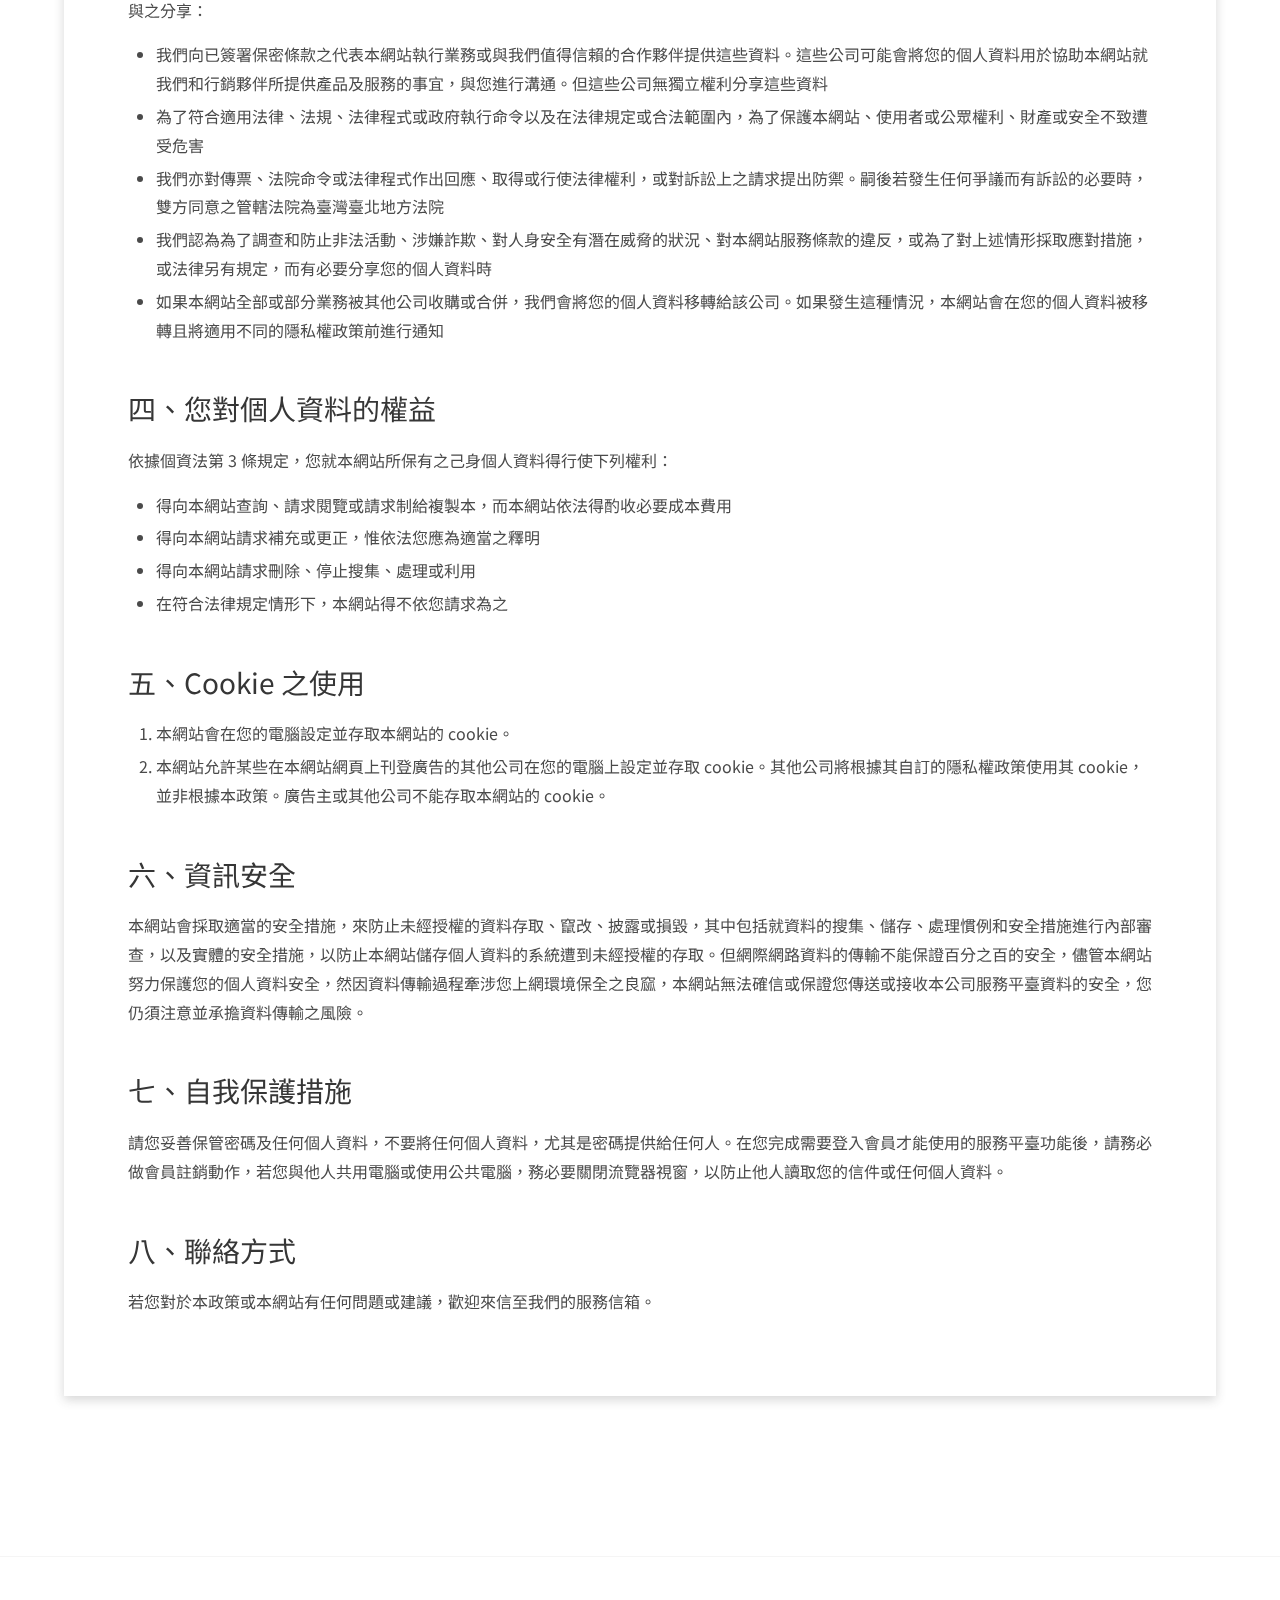
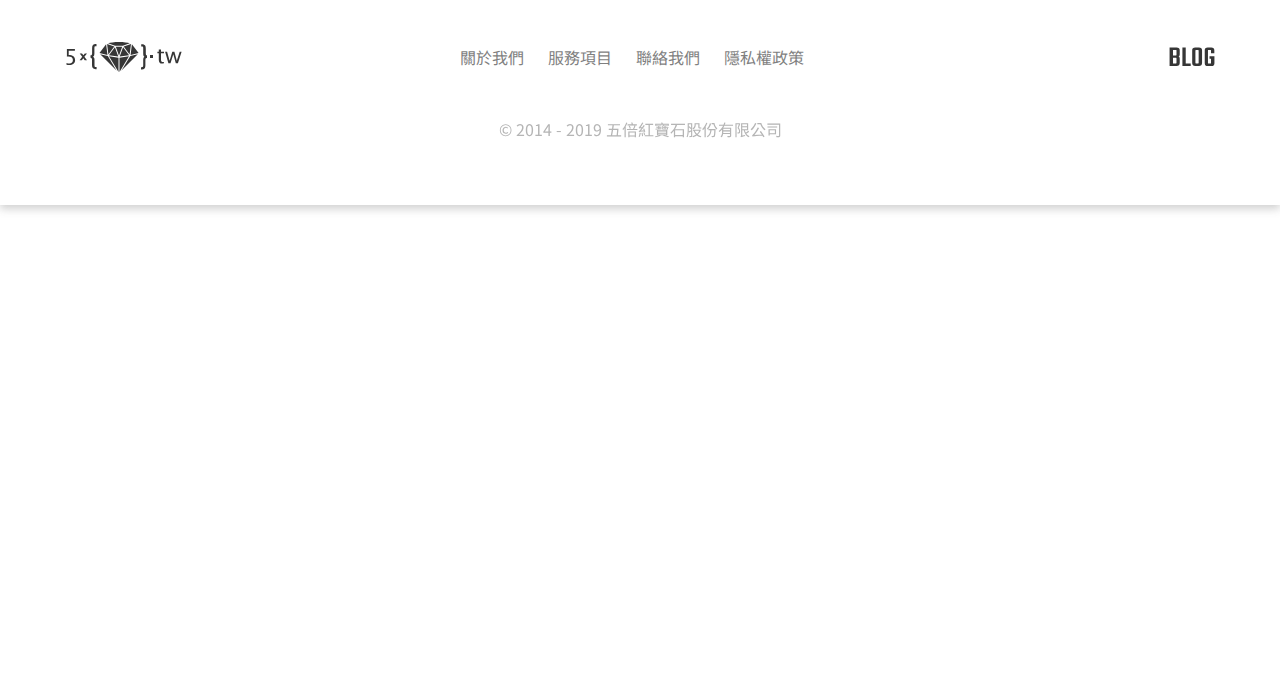
<file: privacy_policy/index.html>
<!DOCTYPE html><html lang="zh-TW"><head><meta content="text/html; charset=UTF-8" http-equiv="Content-Type" /><meta charset="utf-8" /><meta content="ie=edge" http-equiv="x-ua-compatible" /><meta content="width=device-width, height=device-height, initial-scale=1, maximum-scale=5" name="viewport" /><meta content="yes" name="apple-mobile-web-app-capable" /><meta content="telephone=no" name="format-detection" /><meta content="五倍紅寶石以 Ruby 這個優雅、有趣，且極具生產力的程式語言做為主要開發工具，提供 Ruby / Rails / Web / Mobile App / 技術顧問等多項服務。我們集結台灣資深的開發者，為你打造專屬的技術後盾，以超越期待的解決方案實現你的產品。" name="description" /><meta content="zh-TW" property="og:locale" /><meta content="五倍紅寶石 - 與夥伴一起成長的最強技術團隊" property="og:site_name" /><meta content="五倍紅寶石 - 與夥伴一起成長的最強技術團隊" property="og:title" /><meta content="五倍紅寶石以 Ruby 這個優雅、有趣，且極具生產力的程式語言做為主要開發工具，提供 Ruby / Rails / Web / Mobile App / 技術顧問等多項服務。我們集結台灣資深的開發者，為你打造專屬的技術後盾，以超越期待的解決方案實現你的產品。" property="og:description" /><meta content="https://dev.5xruby.tw/privacy_policy/" property="og:url" /><meta content="website" property="og:type" /><meta content="https://dev.5xruby.tw../assets/images/og_image.png" property="og:image" /><link href="https://dev.5xruby.tw/privacy_policy/" rel="canonical" /><title>隱私權政策 | 五倍紅寶石 - 與夥伴一起成長的最強技術團隊</title><link href="../assets/images/public/apple-touch-icon-73e60c74.png" rel="apple-touch-icon" sizes="180x180" /><link href="../assets/images/public/favicon-32x32-6c31fdf4.png" rel="icon" sizes="32x32" type="image/png" /><link href="../assets/images/public/favicon-16x16-07aefeb5.png" rel="icon" sizes="16x16" type="image/png" /><link href="../assets/images/public/favicon.ico" rel="icon" /><link href="../assets/images/public/site.webmanifest" rel="manifest" /><link color="#e51a3c" href="../assets/images/public/safari-pinned-tab-eae201a3.svg" rel="mask-icon" /><meta content="#e51a3c" name="msapplication-TileColor" /><meta content="#ffffff" name="theme-color" /><!--CSS & JS--><link crossorigin="anonymous" href="//use.fontawesome.com/releases/v5.7.2/css/all.css" integrity="sha384-fnmOCqbTlWIlj8LyTjo7mOUStjsKC4pOpQbqyi7RrhN7udi9RwhKkMHpvLbHG9Sr" rel="stylesheet" /><link href="../assets/stylesheets/privacy-c0b2fe3f.css" rel="stylesheet" /><script src="../assets/javascripts/site-0ec65611.js"></script></head><body class="is-zh-TW is-privacy_policy"><div class="main is-flex has-background-white"><nav aria-label="main navigation" class="navbar has-padding-width-sm-tablet" id="navbar" role="navigation"><div class="container"><div class="navbar-brand"><a href="/" class="navbar-item"><?xml version="1.0" encoding="utf-8"?>
<svg version="1.1" class="main_logo" xmlns="http://www.w3.org/2000/svg" xmlns:xlink="http://www.w3.org/1999/xlink" x="0px" y="0px" width="120px" viewBox="0 0 120 40" style="enable-background:new 0 0 120 40;" xml:space="preserve">
	<path fill="#E51A3C" d="M11.1,23.2c0,1.5-0.5,2.7-1.6,3.6c-1,0.9-2.5,1.3-4.3,1.3c-0.8,0-1.7-0.1-2.7-0.3v-1.9
		c1.1,0.4,2,0.6,3,0.6c1,0,1.9-0.3,2.5-0.9c0.6-0.6,0.9-1.5,0.9-2.5c0-2.4-1.6-3.5-4.9-3.5c-0.4,0-0.8,0-1.1,0.1v-7.7h8v1.8H4.7v4.1
		c2,0,3.6,0.5,4.7,1.4C10.5,20.2,11.1,21.5,11.1,23.2z M23,16.4h-2.2l-1.4,1.9L18,16.4h-2.3l2.5,3.4l-2.6,3.5h2.2l1.5-2l1.4,2H23
		l-2.6-3.5L23,16.4z M31.6,7.1c-2.4,0-3.5,1.4-3.5,4.1v5.2c0,1.1-0.4,1.8-1.2,1.9c-0.2,0-0.3,0.1-0.4,0.2v2.3l0.1,0c0,0,0.1,0,0.1,0
		c0,0,0.1,0,0.1,0c0.4,0.1,0.7,0.3,0.9,0.6c0.2,0.3,0.3,0.8,0.3,1.4v4.9c0,1.6,0.3,2.7,0.9,3.4c0.6,0.7,1.5,1.1,2.8,1.1h0.9v-2.2
		h-0.4h-0.2c-0.6,0-1-0.1-1.2-0.3c-0.2-0.2-0.3-0.7-0.3-1.4l0-0.6v-4.9c0-0.8-0.1-1.3-0.3-1.8c-0.2-0.4-0.5-0.9-1-1.3
		c0.2-0.2,0.4-0.4,0.5-0.6c0.2-0.2,0.3-0.4,0.4-0.7c0.1-0.3,0.2-0.5,0.2-0.8c0-0.3,0.1-0.6,0.1-1.1v-5c0-1,0.1-1.6,0.2-1.9
		c0.2-0.3,0.6-0.4,1.2-0.4h0.7V7.2c-0.1-0.1-0.3-0.1-0.4-0.1H31.6z M86,20.9h3v-3h-3V20.9z M96.9,12.4l-2.1,0.2v2.1h-1.4v1.6h1.4v6.8
		c0,1.1,0.3,1.9,0.9,2.6s1.4,0.9,2.5,0.9c0.5,0,1-0.1,1.7-0.3v-1.4c-0.4,0.1-0.7,0.1-1,0.1c-1.3,0-1.9-0.8-1.9-2.3v-6.4h3v-1.6h-3
		V12.4z M115.7,14.7l-2.9,9l-2.4-9h-2.1l-2.7,9l-2.5-9h-2l3.3,11.6h2.1l2.8-9l2.5,9h2.1l3.7-11.6H115.7z M83.1,18.6
		C83,18.6,83,18.6,83.1,18.6c-0.5-0.1-0.9-0.4-1-0.6c-0.2-0.3-0.3-0.8-0.3-1.4v-4.9c0-1.6-0.3-2.7-0.9-3.4c-0.6-0.7-1.5-1.1-2.8-1.1
		h-0.9v2.2h0.4h0.2c0.6,0,1,0.1,1.1,0.3c0.2,0.2,0.3,0.7,0.3,1.4l0,0.6v4.9c0,0.7,0.1,1.3,0.2,1.8c0.2,0.4,0.5,0.9,1,1.4
		c-0.4,0.4-0.8,0.8-0.9,1.2c-0.2,0.4-0.3,1-0.3,1.9v5c0,1-0.1,1.6-0.3,1.9c-0.2,0.3-0.6,0.4-1.2,0.4h-0.7v2.2
		c0.1,0.1,0.3,0.1,0.4,0.1h0.5c2.4,0,3.5-1.4,3.5-4.1V23c0-1.1,0.4-1.8,1.2-1.9c0.2,0,0.3-0.1,0.4-0.2v-2.3L83.1,18.6
		C83.1,18.6,83.1,18.6,83.1,18.6z M55.5,20.7V35L65,19.3L55.5,20.7z M55.7,19.6l9.4-1.3l-6-8L55.7,19.6z M66.6,18l8-2l-6.7-8.7
		L66.6,18z M67,6.9l-7.3,2.6l5.9,7.9L67,6.9z M36.2,17.2l16.3,16.3l-8.7-14.4L36.2,17.2z M54.5,35V20.7L45,19.3L54.5,35z M57.5,33.5
		l16.3-16.3l-7.5,1.9L57.5,33.5z M58.8,8.8l7-2.6C63.8,5.7,59.7,5,55,5s-8.8,0.7-10.9,1.2l7,2.6H58.8z M51.8,9.7l3.2,9.1l3.2-9.1
		H51.8z M54.3,19.6l-3.4-9.4l-6,8L54.3,19.6z M42.1,7.3L35.5,16l8,2L42.1,7.3z M50.3,9.5l-7.2-2.6l1.3,10.6L50.3,9.5z"/>
</svg></a><a aria-expanded="false" aria-label="menu" class="navbar-burger burger" data-target="mainNavbar" role="button"><span aria-hidden="true"></span><span aria-hidden="true"></span><span aria-hidden="true"></span></a></div><div class="navbar-menu" id="mainNavbar"><div class="navbar-end has-text-centered"><a href="/dev-5xruby-staging/about" class="navbar-item">關於我們</a><a href="/dev-5xruby-staging/services" class="navbar-item">服務項目</a><div class="navbar-item has-text-centered"><a href="/dev-5xruby-staging/contact" class="button is-primary">聯絡我們</a></div><a href="dev-5xruby-staging/" class="navbar-item" data-link="/privacy_policy/">繁中</a><a href="dev-5xruby-staging/en" class="navbar-item" data-link="/privacy_policy/">EN</a></div></div></div></nav><div class="main__container"><div class="privacy_policy"><section class="hero is-banner is-medium is-pastel"><div class="hero-body"><div class="container"><h1 class="has-text-white is-text-teko is-size-mega">Privacy Policy</h1></div></div></section><section class="section"><div class="container"><div class="card"><div class="card-content content"><h1>隱私權政策</h1>

<p>歡迎您光臨「五倍紅寶石」（以下簡稱本網站），本網站由「五倍紅寶石股份有限公司」（以下簡稱五倍紅寶石）所經營。本網站謹依個人資料保護法（以下簡稱個資法）與本《隱私權政策》搜集、處理及利用您的個人資料，並承諾尊重以及保護您個人於本網站的隱私權。特此說明本網站的隱私權政策（以下簡稱本政策），以保障您的權益。請您細讀以下有關本政策的內容：</p>

<h2>一、隱私權政策適用範圍</h2>

<ol>
<li>本政策適用於五倍紅寶石所提供之網站、網域、服務、應用程式時，所涉及的個人資料搜集、處理、利用與國際傳輸等活動。惟當有專門針對特定網路或服務的隱私權政策或聲明時，該隱私權政策或聲明將取代或補充本政策。</li>
<li>本政策不適用於非五倍紅寶石所有或控制的公司，也不適用於非五倍紅寶石所雇用或管理的人員。</li>
<li>在您決定使用本網站所提供的服務（以下簡稱本服務）前，請仔細閱讀本政策。</li>
<li>為因應時勢變遷或法令修正等事由，本網站有權於任何時間修改或變更本政策之內容，您應經常查看以瞭解您當前的權利及義務。若您於本網站為任何修改或變更本政策後仍繼續使用本服務，視為您已同意接受本政策之修改及變更。</li>
</ol>

<h2>二、資料搜集之目的、方式及利用範圍</h2>

<ol>
<li>本網站為行銷、消費者保護、消費者／客戶管理與服務及其他電子商務服務、帳務管理、契約／類似契約關係或其他法律關係事務、調查／統計與研究分析、資訊與資料庫管理、非公務機關依法定義務所進行個人資料之搜集處理及利用等目的，搜集並於前述目的範圍內處理及利用您的個人資料。</li>
<li>當您註冊本網站帳號、使用產品及服務、流覽本網站或某些合作夥伴的網頁，以及參加宣傳行銷活動時，本網站將會收集您的個人資料。本網站也可能將商業夥伴或關係企業所提供您的資訊與本網站所擁有您的個人資料相結合，或與商業夥伴或關係企業共用您的個人資料。</li>
<li>當您在本網站註冊時，需填寫使用者姓名、電子郵件、手機號碼等資料。您得自由選擇是否提供個人資料給我們，但若特定資料欄位系屬必填欄位者，您若不提供該等資料則無法使用相關的產品及服務。</li>
<li>本網站收集您與我們或我們的商業夥伴間交易的資料，包括您使用本網站所提供產品及服務的相關資料。</li>
<li>本網站會自動接收並紀錄您所電腦和流覽器上的資料，包括 IP 位址、本網站 cookie 中的資料及您流覽的網頁紀錄。</li>
<li>在您使用本網站產品及服務期間，本網站得以全球地區將資料用作以下用途：客制化廣告及您看到的網頁內容、滿足您對產品及服務的要求、改進產品及服務、客戶聯繫、進行研究，以及提供內部及外部客戶不載有您個人資料之市場分析或業務報告。</li>
<li>本網站搜集、處理及利用個人資料時，皆遵循本網站之個人資料管理目標與政策為指導原則，並訂有完善之個人資料保護安全維護計畫，因此您可以安心的將個人資料提供予本網站，本網站絕不販賣給本網站以外的其他人及單位，並且嚴禁內部人員私自使用這些資料。本網站將會嚴密的保護所搜集到的客戶個人資料，任何人必須經過合理的授權，才能夠在適當的情況下使用這些資料，並且本網站將保留相關的使用紀錄。</li>
</ol>

<h2>三、資料分享與揭露</h2>

<p>除非是為了向您提供您所要求的產品或服務、獲得您的授權，或有以下情形，否則本網站不會向任何其他人士或非關係企業提供您的個人資料，或與之分享：</p>

<ul>
<li>我們向已簽署保密條款之代表本網站執行業務或與我們值得信賴的合作夥伴提供這些資料。這些公司可能會將您的個人資料用於協助本網站就我們和行銷夥伴所提供產品及服務的事宜，與您進行溝通。但這些公司無獨立權利分享這些資料</li>
<li>為了符合適用法律、法規、法律程式或政府執行命令以及在法律規定或合法範圍內，為了保護本網站、使用者或公眾權利、財產或安全不致遭受危害</li>
<li>我們亦對傳票、法院命令或法律程式作出回應、取得或行使法律權利，或對訴訟上之請求提出防禦。嗣後若發生任何爭議而有訴訟的必要時，雙方同意之管轄法院為臺灣臺北地方法院</li>
<li>我們認為為了調查和防止非法活動、涉嫌詐欺、對人身安全有潛在威脅的狀況、對本網站服務條款的違反，或為了對上述情形採取應對措施，或法律另有規定，而有必要分享您的個人資料時</li>
<li>如果本網站全部或部分業務被其他公司收購或合併，我們會將您的個人資料移轉給該公司。如果發生這種情況，本網站會在您的個人資料被移轉且將適用不同的隱私權政策前進行通知</li>
</ul>

<h2>四、您對個人資料的權益</h2>

<p>依據個資法第 3 條規定，您就本網站所保有之己身個人資料得行使下列權利：</p>

<ul>
<li>得向本網站查詢、請求閱覽或請求制給複製本，而本網站依法得酌收必要成本費用</li>
<li>得向本網站請求補充或更正，惟依法您應為適當之釋明</li>
<li>得向本網站請求刪除、停止搜集、處理或利用</li>
<li>在符合法律規定情形下，本網站得不依您請求為之</li>
</ul>

<h2>五、Cookie 之使用</h2>

<ol>
<li>本網站會在您的電腦設定並存取本網站的 cookie。</li>
<li>本網站允許某些在本網站網頁上刊登廣告的其他公司在您的電腦上設定並存取 cookie。其他公司將根據其自訂的隱私權政策使用其 cookie，並非根據本政策。廣告主或其他公司不能存取本網站的 cookie。</li>
</ol>

<h2>六、資訊安全</h2>

<p>本網站會採取適當的安全措施，來防止未經授權的資料存取、竄改、披露或損毀，其中包括就資料的搜集、儲存、處理慣例和安全措施進行內部審查，以及實體的安全措施，以防止本網站儲存個人資料的系統遭到未經授權的存取。但網際網路資料的傳輸不能保證百分之百的安全，儘管本網站努力保護您的個人資料安全，然因資料傳輸過程牽涉您上網環境保全之良窳，本網站無法確信或保證您傳送或接收本公司服務平臺資料的安全，您仍須注意並承擔資料傳輸之風險。</p>

<h2>七、自我保護措施</h2>

<p>請您妥善保管密碼及任何個人資料，不要將任何個人資料，尤其是密碼提供給任何人。在您完成需要登入會員才能使用的服務平臺功能後，請務必做會員註銷動作，若您與他人共用電腦或使用公共電腦，務必要關閉流覽器視窗，以防止他人讀取您的信件或任何個人資料。</p>

<h2>八、聯絡方式</h2>

<p>若您對於本政策或本網站有任何問題或建議，歡迎來信至我們的服務信箱。</p>
</div></div></div></section></div></div><footer class="footer"><div class="container"><div class="level is-marginless"><div class="level-left has-text-centered"><?xml version="1.0" encoding="utf-8"?>
<svg version="1.1" class="main_logo" xmlns="http://www.w3.org/2000/svg" xmlns:xlink="http://www.w3.org/1999/xlink" x="0px" y="0px" width="120px" viewBox="0 0 120 40" style="enable-background:new 0 0 120 40;" xml:space="preserve">
	<path fill="#E51A3C" d="M11.1,23.2c0,1.5-0.5,2.7-1.6,3.6c-1,0.9-2.5,1.3-4.3,1.3c-0.8,0-1.7-0.1-2.7-0.3v-1.9
		c1.1,0.4,2,0.6,3,0.6c1,0,1.9-0.3,2.5-0.9c0.6-0.6,0.9-1.5,0.9-2.5c0-2.4-1.6-3.5-4.9-3.5c-0.4,0-0.8,0-1.1,0.1v-7.7h8v1.8H4.7v4.1
		c2,0,3.6,0.5,4.7,1.4C10.5,20.2,11.1,21.5,11.1,23.2z M23,16.4h-2.2l-1.4,1.9L18,16.4h-2.3l2.5,3.4l-2.6,3.5h2.2l1.5-2l1.4,2H23
		l-2.6-3.5L23,16.4z M31.6,7.1c-2.4,0-3.5,1.4-3.5,4.1v5.2c0,1.1-0.4,1.8-1.2,1.9c-0.2,0-0.3,0.1-0.4,0.2v2.3l0.1,0c0,0,0.1,0,0.1,0
		c0,0,0.1,0,0.1,0c0.4,0.1,0.7,0.3,0.9,0.6c0.2,0.3,0.3,0.8,0.3,1.4v4.9c0,1.6,0.3,2.7,0.9,3.4c0.6,0.7,1.5,1.1,2.8,1.1h0.9v-2.2
		h-0.4h-0.2c-0.6,0-1-0.1-1.2-0.3c-0.2-0.2-0.3-0.7-0.3-1.4l0-0.6v-4.9c0-0.8-0.1-1.3-0.3-1.8c-0.2-0.4-0.5-0.9-1-1.3
		c0.2-0.2,0.4-0.4,0.5-0.6c0.2-0.2,0.3-0.4,0.4-0.7c0.1-0.3,0.2-0.5,0.2-0.8c0-0.3,0.1-0.6,0.1-1.1v-5c0-1,0.1-1.6,0.2-1.9
		c0.2-0.3,0.6-0.4,1.2-0.4h0.7V7.2c-0.1-0.1-0.3-0.1-0.4-0.1H31.6z M86,20.9h3v-3h-3V20.9z M96.9,12.4l-2.1,0.2v2.1h-1.4v1.6h1.4v6.8
		c0,1.1,0.3,1.9,0.9,2.6s1.4,0.9,2.5,0.9c0.5,0,1-0.1,1.7-0.3v-1.4c-0.4,0.1-0.7,0.1-1,0.1c-1.3,0-1.9-0.8-1.9-2.3v-6.4h3v-1.6h-3
		V12.4z M115.7,14.7l-2.9,9l-2.4-9h-2.1l-2.7,9l-2.5-9h-2l3.3,11.6h2.1l2.8-9l2.5,9h2.1l3.7-11.6H115.7z M83.1,18.6
		C83,18.6,83,18.6,83.1,18.6c-0.5-0.1-0.9-0.4-1-0.6c-0.2-0.3-0.3-0.8-0.3-1.4v-4.9c0-1.6-0.3-2.7-0.9-3.4c-0.6-0.7-1.5-1.1-2.8-1.1
		h-0.9v2.2h0.4h0.2c0.6,0,1,0.1,1.1,0.3c0.2,0.2,0.3,0.7,0.3,1.4l0,0.6v4.9c0,0.7,0.1,1.3,0.2,1.8c0.2,0.4,0.5,0.9,1,1.4
		c-0.4,0.4-0.8,0.8-0.9,1.2c-0.2,0.4-0.3,1-0.3,1.9v5c0,1-0.1,1.6-0.3,1.9c-0.2,0.3-0.6,0.4-1.2,0.4h-0.7v2.2
		c0.1,0.1,0.3,0.1,0.4,0.1h0.5c2.4,0,3.5-1.4,3.5-4.1V23c0-1.1,0.4-1.8,1.2-1.9c0.2,0,0.3-0.1,0.4-0.2v-2.3L83.1,18.6
		C83.1,18.6,83.1,18.6,83.1,18.6z M55.5,20.7V35L65,19.3L55.5,20.7z M55.7,19.6l9.4-1.3l-6-8L55.7,19.6z M66.6,18l8-2l-6.7-8.7
		L66.6,18z M67,6.9l-7.3,2.6l5.9,7.9L67,6.9z M36.2,17.2l16.3,16.3l-8.7-14.4L36.2,17.2z M54.5,35V20.7L45,19.3L54.5,35z M57.5,33.5
		l16.3-16.3l-7.5,1.9L57.5,33.5z M58.8,8.8l7-2.6C63.8,5.7,59.7,5,55,5s-8.8,0.7-10.9,1.2l7,2.6H58.8z M51.8,9.7l3.2,9.1l3.2-9.1
		H51.8z M54.3,19.6l-3.4-9.4l-6,8L54.3,19.6z M42.1,7.3L35.5,16l8,2L42.1,7.3z M50.3,9.5l-7.2-2.6l1.3,10.6L50.3,9.5z"/>
</svg></div><div class="level-item has-margin-top-sm is-marginless-tablet"><nav class="navbar has-text-centered"><a href="/dev-5xruby-staging/about" class="navbar-item is-inline-block-mobile">關於我們</a><a href="/dev-5xruby-staging/service" class="navbar-item is-inline-block-mobile">服務項目</a><a href="/dev-5xruby-staging/contact" class="navbar-item is-inline-block-mobile">聯絡我們</a><a href="/dev-5xruby-staging/privacy_policy" class="navbar-item is-inline-block-mobile">隱私權政策</a></nav></div><div class="level-right has-margin-top-sm is-marginless-tablet"><div class="level is-mobile"><div class="level-item"><a href="https://www.facebook.com/5xruby" target="_blank" rel="noopener" class="social-media"><span class="icon is-medium has-text-dark"><i class="fab fa-facebook-f fa-lg"></i></span></a></div><div class="level-item"><a href="https://twitter.com/5xruby" target="_blank" rel="noopener" class="social-media"><span class="icon is-medium has-text-dark"><i class="fab fa-twitter fa-lg"></i></span></a></div><div class="level-item"><a href="https://5xruby.tw/posts/" target="_blank" rel="noopener" class="social-media"><span class="icon is-large"><svg viewBox="0 0 52 32" width="52px" xmlns="http://www.w3.org/2000/svg"><path d="M9.2 13.7V9.5c0-.3-.1-.6-.2-.7-.1-.1-.4-.1-.7-.1H5.4v5.9h2.9c.4 0 .6-.1.7-.2.1-.1.2-.4.2-.7zm0 8.8v-4.4c0-.3-.1-.6-.2-.7-.1-.1-.4-.2-.7-.2H5.4v6.1h2.9c.4 0 .6-.1.7-.2.1-.1.2-.3.2-.6zM1.7 6h7.6c2.3 0 3.4 1 3.4 3.1v4.3c0 1.3-.4 2.1-1.3 2.4.9.3 1.3 1.1 1.3 2.3v4.7c0 2.1-1.1 3.1-3.4 3.1H1.7V6zm17.6 17.2h5.3V26h-9V6h3.6v17.2zM29.6 6h3.9c2.3 0 3.4 1 3.4 3.1v13.7c0 2.1-1.1 3.1-3.4 3.1h-3.9c-2.3 0-3.4-1-3.4-3.1V9.1C26.1 7 27.3 6 29.6 6zm3.6 16.3V9.6c0-.3-.1-.6-.2-.7-.1-.1-.4-.2-.7-.2h-1.7c-.4 0-.6.1-.7.2-.1.1-.2.3-.2.7v12.7c0 .3.1.6.2.7.1.1.4.2.7.2h1.7c.3 0 .6-.1.7-.2.2-.1.2-.3.2-.7zm17.1-10.2h-3.7V9.5c0-.3-.1-.6-.2-.7-.1-.1-.4-.2-.7-.2h-1.5c-.3 0-.6.1-.7.2-.1.1-.2.3-.2.7v13c0 .3.1.6.2.7.1.1.4.2.7.2h1.5c.3 0 .6-.1.7-.2.1-.1.2-.3.2-.7v-4.4H45v-2.6h5.3v7.4c0 2.1-1.1 3.1-3.4 3.1h-3.7c-2.3 0-3.4-1-3.4-3.1V9.1C39.7 7 40.8 6 43.1 6h3.7c2.3 0 3.4 1 3.4 3.1v3z" fill="#363636"></path></svg></span></a></div></div></div></div><div class="level"><div class="level-item"><p class="copyright has-text-grey-light has-text-centered">&copy; 2014 - 2019&nbsp;五倍紅寶石股份有限公司</p></div></div></div></footer></div><section class="hero cta" id="mainCTA"><div class="cta__background"></div><div class="cta__mask"></div><a href="/contact" class="cta__link is-flex is-aligned-center is-justified-center"><div class="has-text-centered has-text-left-tablet"><p class="has-text-white is-text-lato is-size-5">Like our approach?</p><p class="is-text-teko has-text-white is-size-mega">Let’s Work Together</p></div></a></section></body></html>
</file>
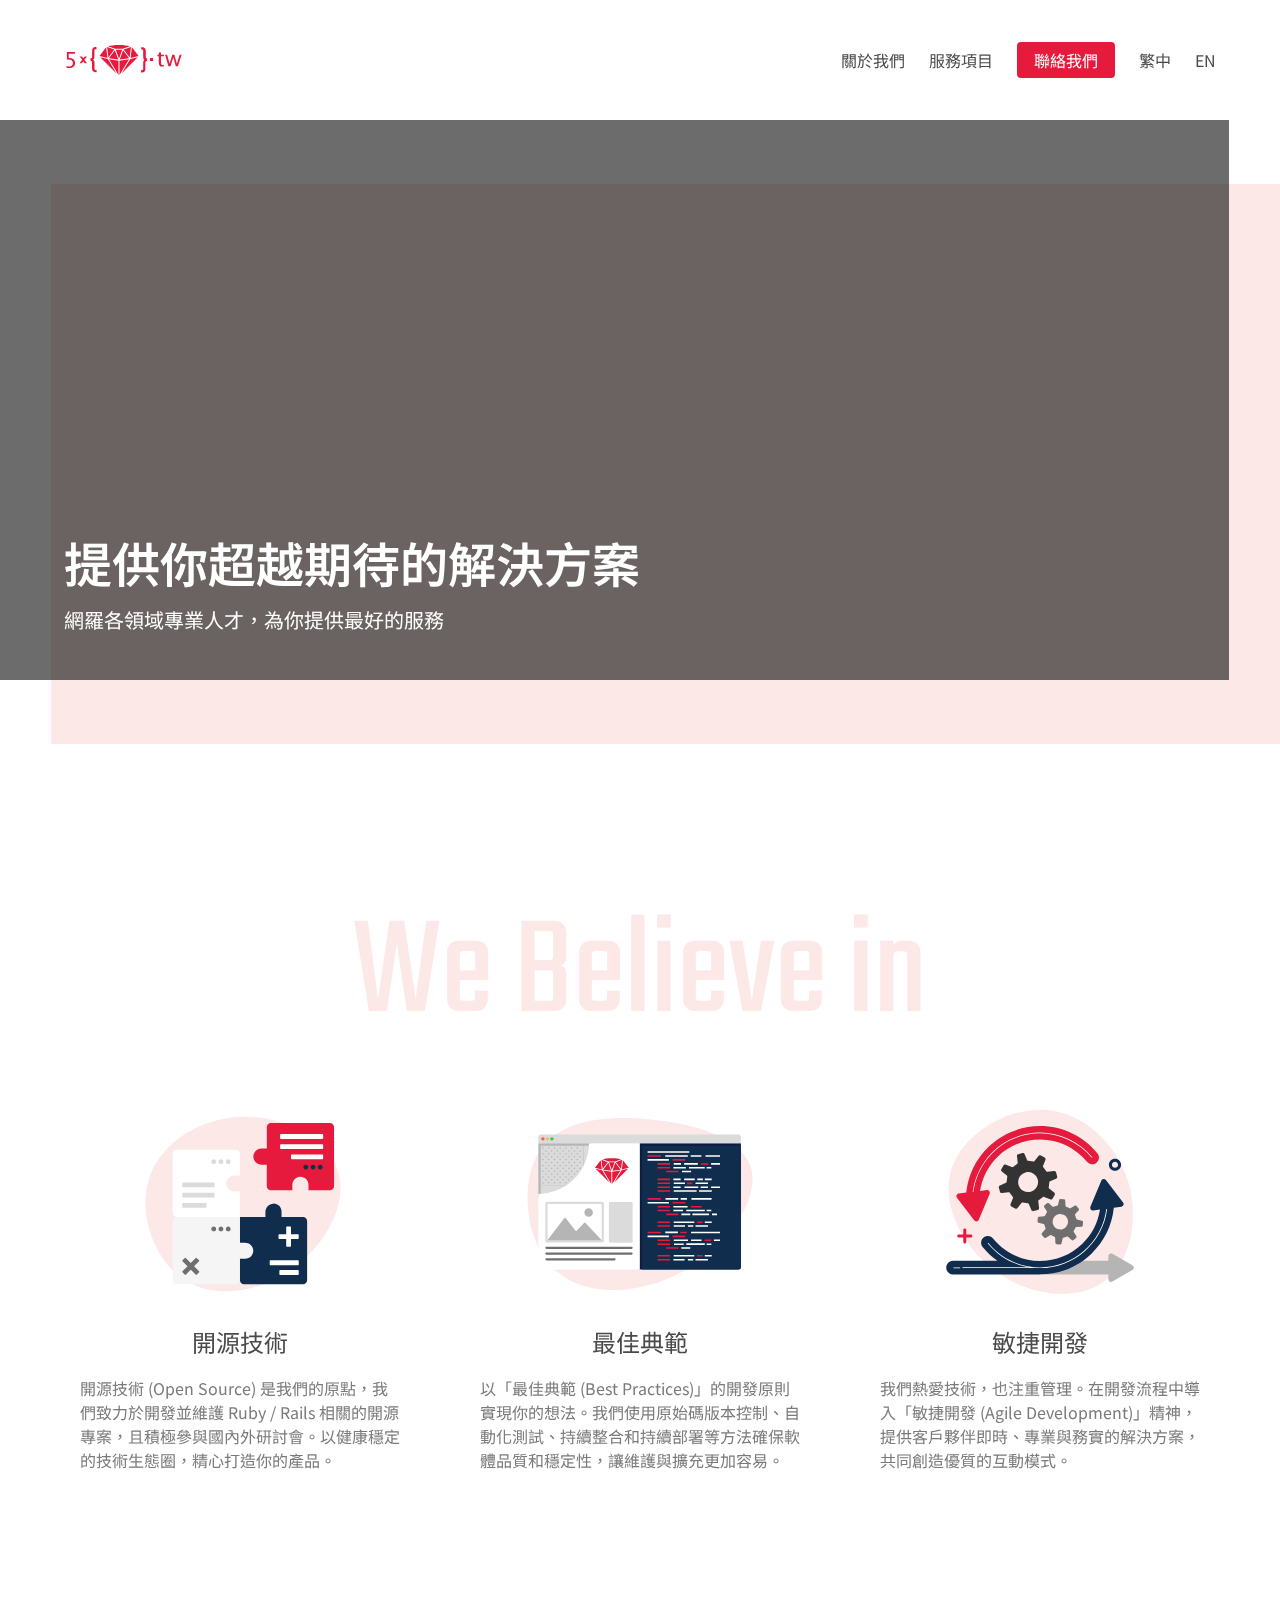
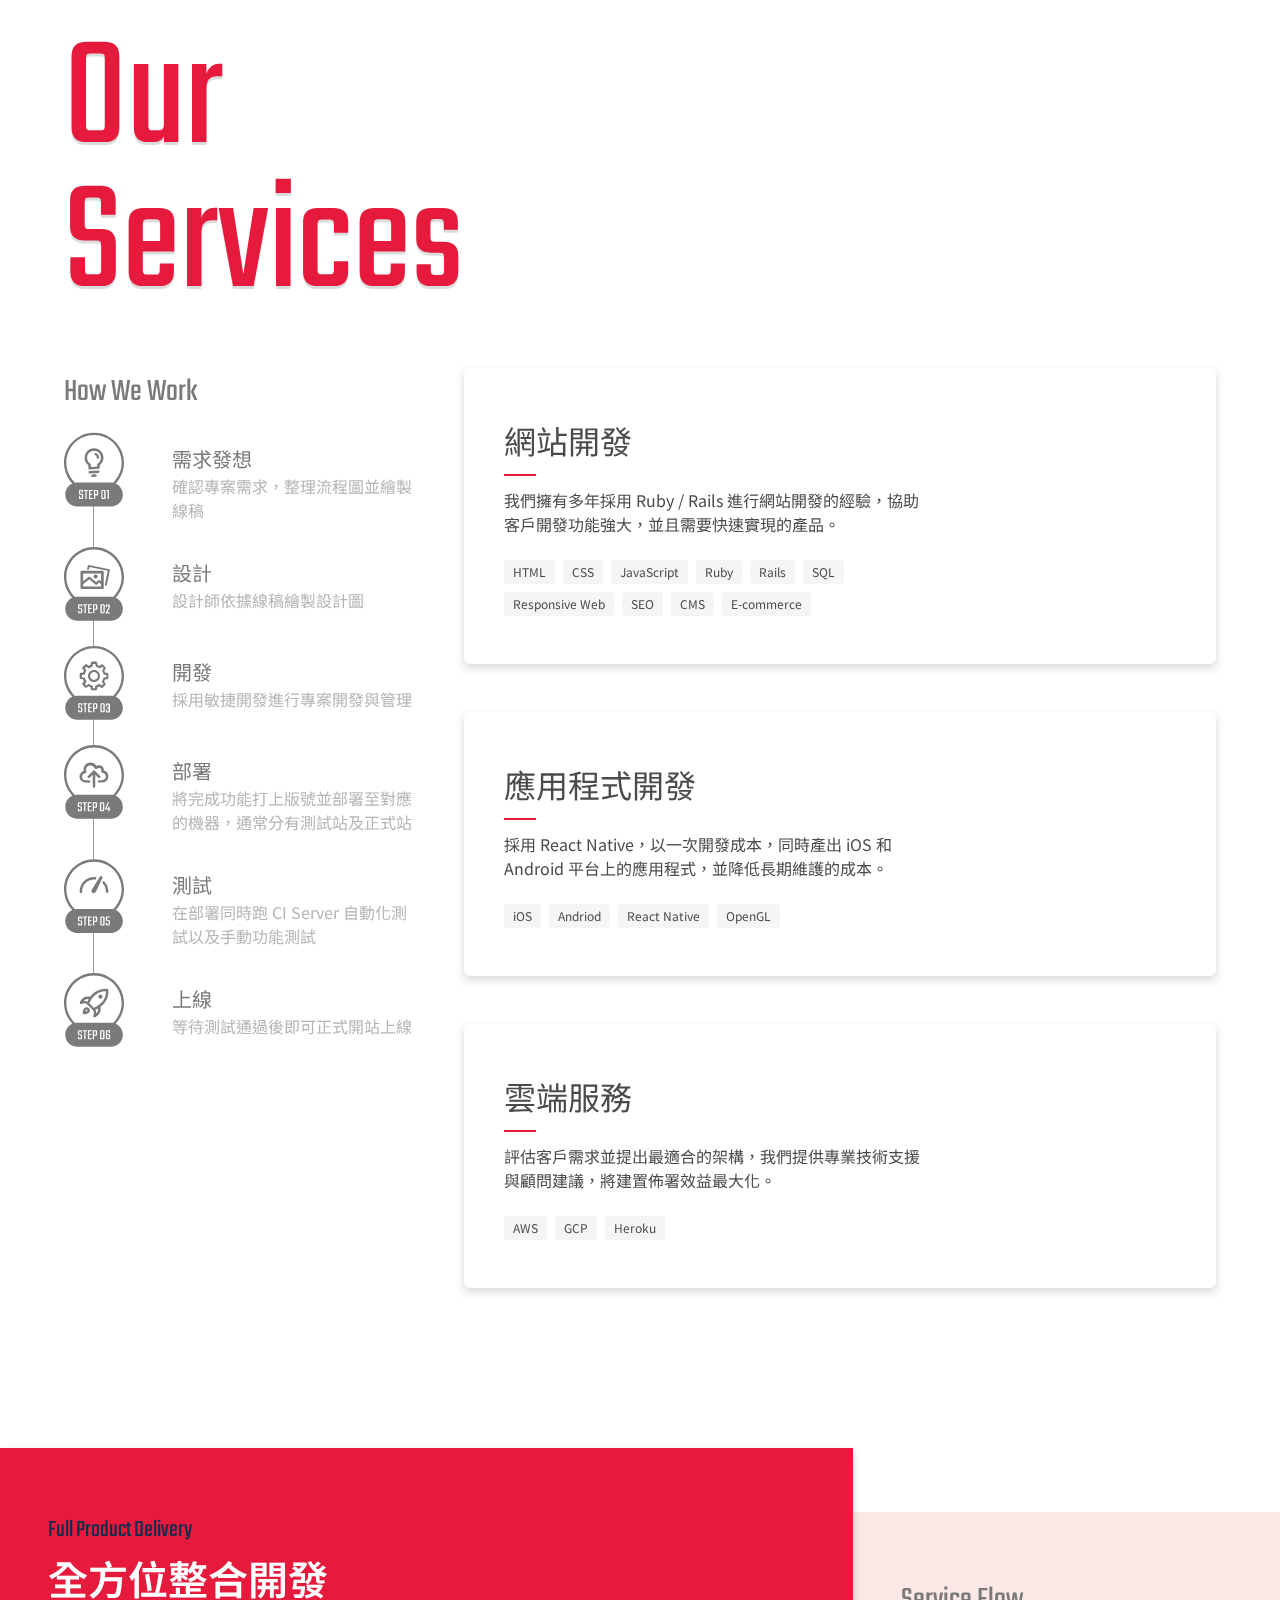
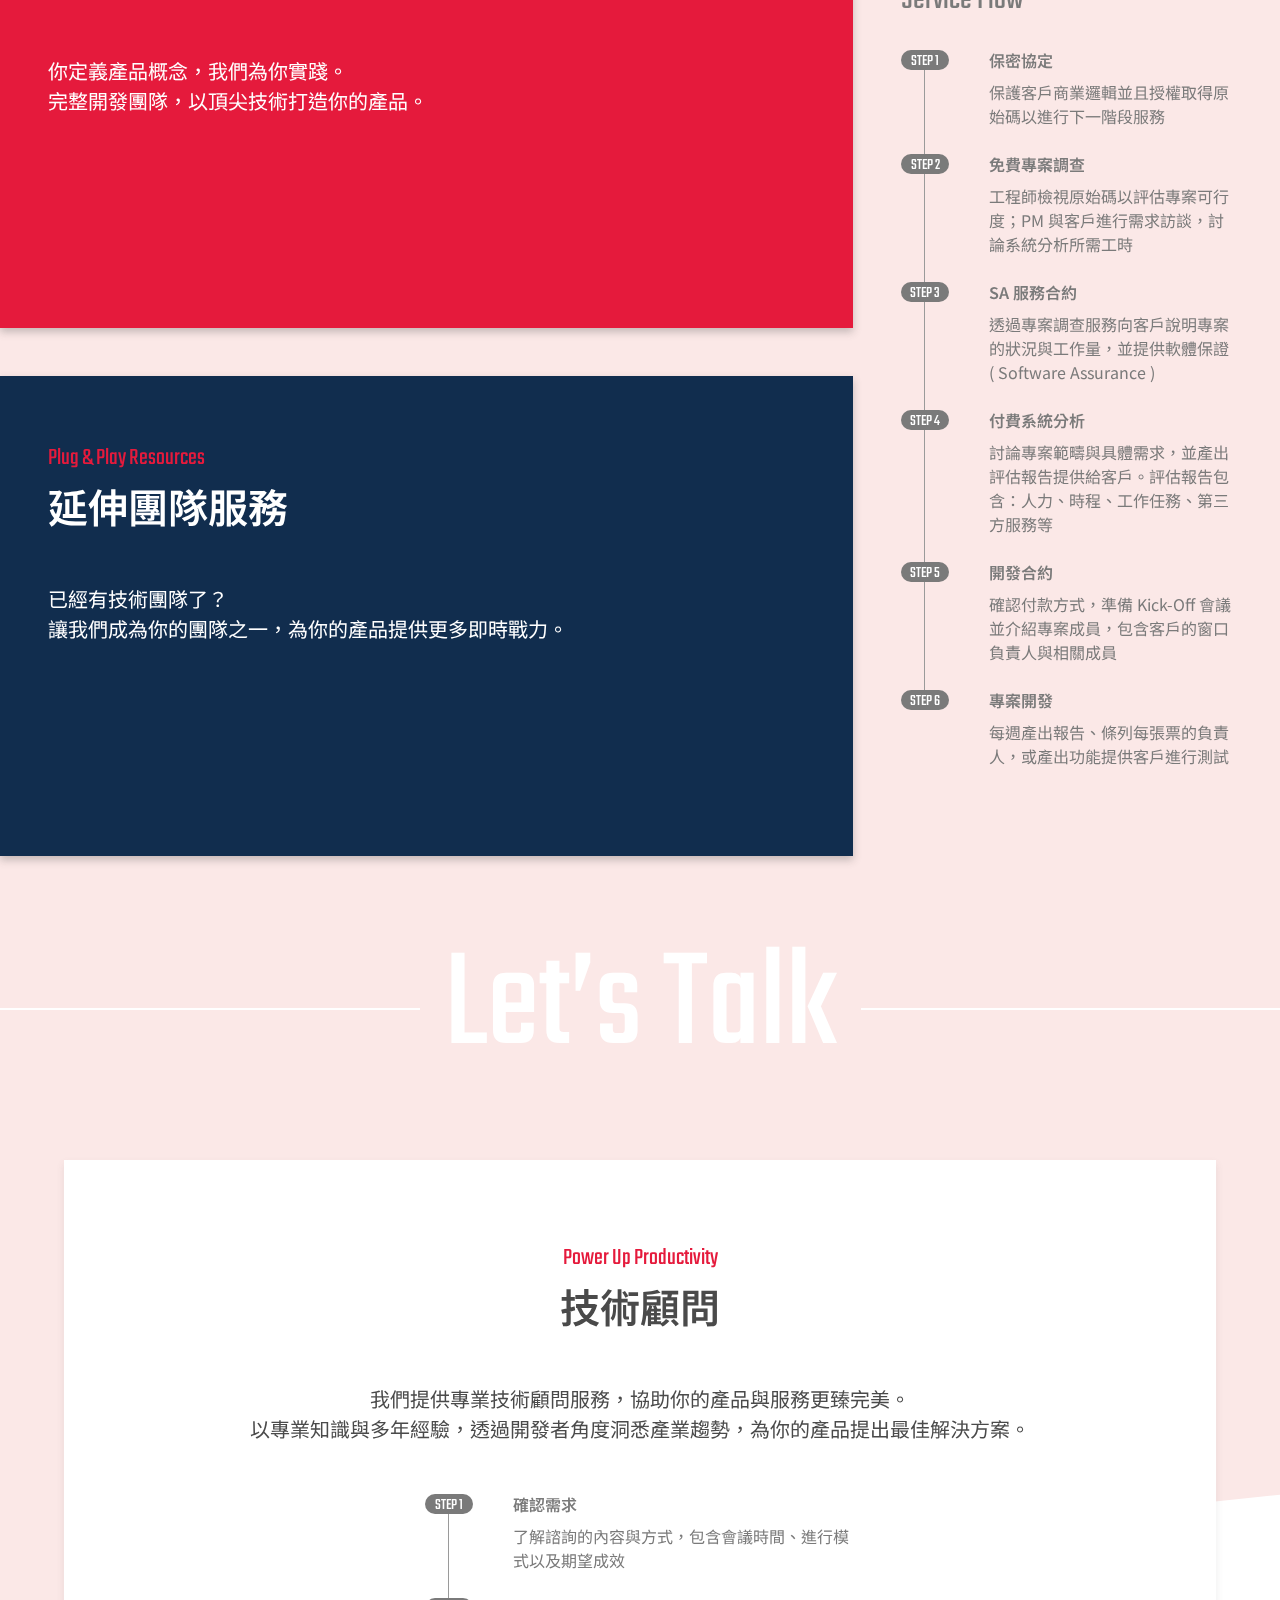
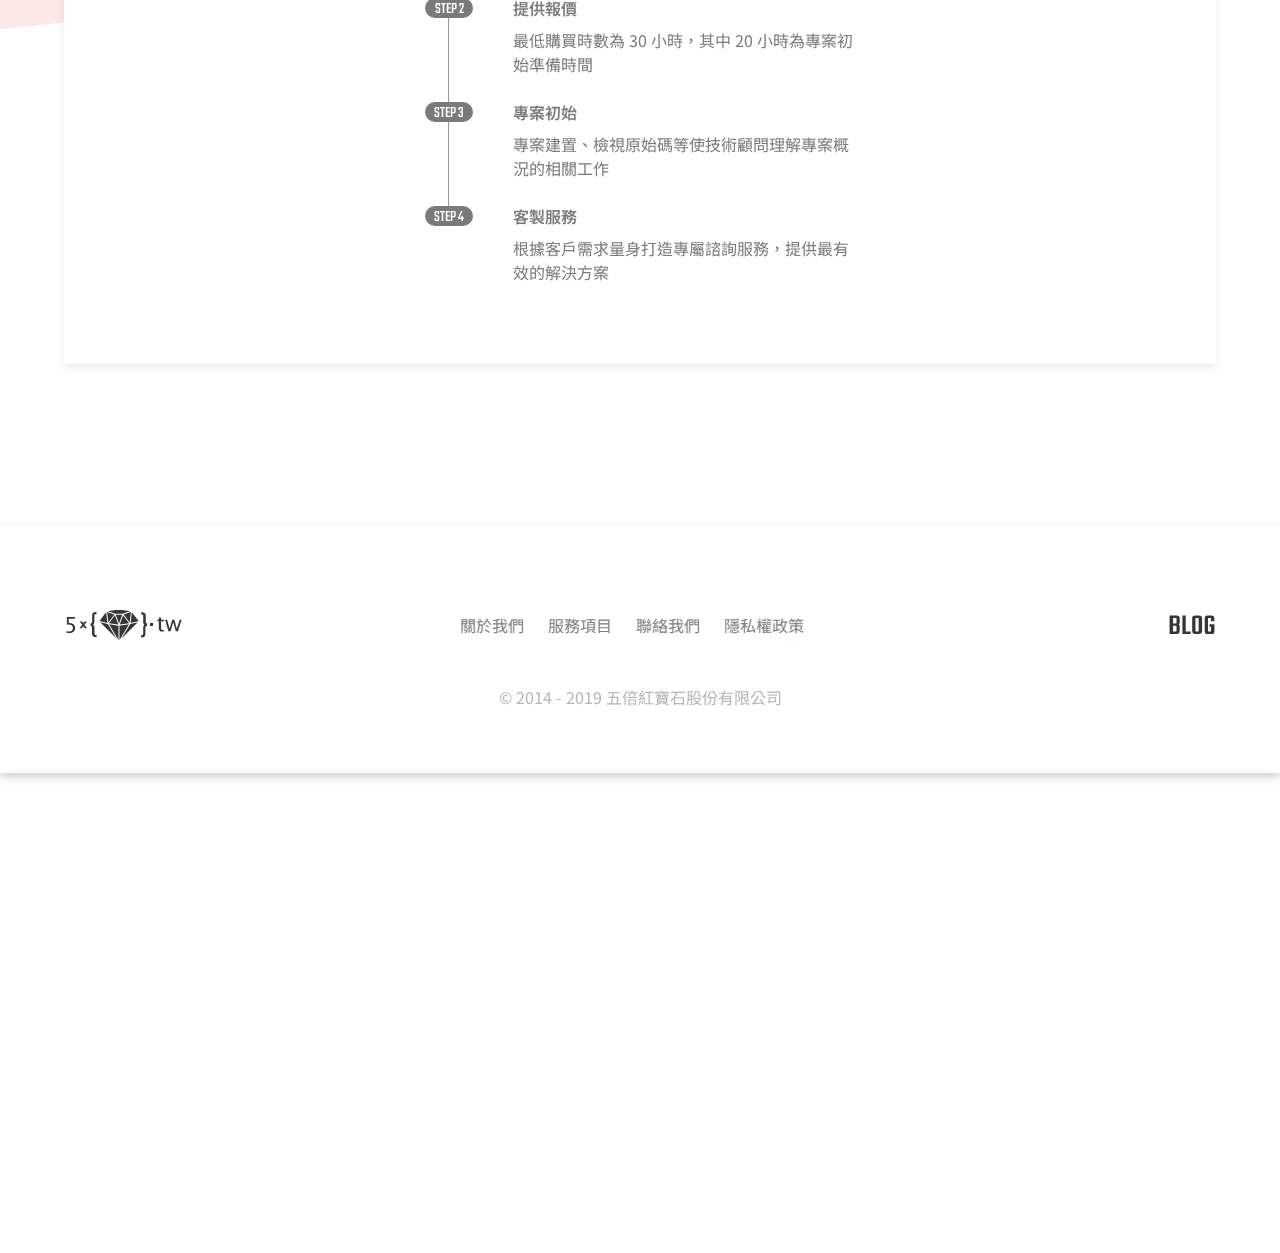
<file: services/index.html>
<!DOCTYPE html><html lang="zh-TW"><head><meta content="text/html; charset=UTF-8" http-equiv="Content-Type" /><meta charset="utf-8" /><meta content="ie=edge" http-equiv="x-ua-compatible" /><meta content="width=device-width, height=device-height, initial-scale=1, maximum-scale=5" name="viewport" /><meta content="yes" name="apple-mobile-web-app-capable" /><meta content="telephone=no" name="format-detection" /><meta content="五倍紅寶石以 Ruby 這個優雅、有趣，且極具生產力的程式語言做為主要開發工具，提供 Ruby / Rails / Web / Mobile App / 技術顧問等多項服務。我們集結台灣資深的開發者，為你打造專屬的技術後盾，以超越期待的解決方案實現你的產品。" name="description" /><meta content="zh-TW" property="og:locale" /><meta content="五倍紅寶石 - 與夥伴一起成長的最強技術團隊" property="og:site_name" /><meta content="五倍紅寶石 - 與夥伴一起成長的最強技術團隊" property="og:title" /><meta content="五倍紅寶石以 Ruby 這個優雅、有趣，且極具生產力的程式語言做為主要開發工具，提供 Ruby / Rails / Web / Mobile App / 技術顧問等多項服務。我們集結台灣資深的開發者，為你打造專屬的技術後盾，以超越期待的解決方案實現你的產品。" property="og:description" /><meta content="https://dev.5xruby.tw/services/" property="og:url" /><meta content="website" property="og:type" /><meta content="https://dev.5xruby.tw../assets/images/og_image.png" property="og:image" /><link href="https://dev.5xruby.tw/services/" rel="canonical" /><title>服務項目 | 五倍紅寶石 - 與夥伴一起成長的最強技術團隊</title><link href="../assets/images/public/apple-touch-icon-73e60c74.png" rel="apple-touch-icon" sizes="180x180" /><link href="../assets/images/public/favicon-32x32-6c31fdf4.png" rel="icon" sizes="32x32" type="image/png" /><link href="../assets/images/public/favicon-16x16-07aefeb5.png" rel="icon" sizes="16x16" type="image/png" /><link href="../assets/images/public/favicon.ico" rel="icon" /><link href="../assets/images/public/site.webmanifest" rel="manifest" /><link color="#e51a3c" href="../assets/images/public/safari-pinned-tab-eae201a3.svg" rel="mask-icon" /><meta content="#e51a3c" name="msapplication-TileColor" /><meta content="#ffffff" name="theme-color" /><!--CSS & JS--><link crossorigin="anonymous" href="//use.fontawesome.com/releases/v5.7.2/css/all.css" integrity="sha384-fnmOCqbTlWIlj8LyTjo7mOUStjsKC4pOpQbqyi7RrhN7udi9RwhKkMHpvLbHG9Sr" rel="stylesheet" /><link href="../assets/stylesheets/services-3e1043e3.css" rel="stylesheet" /><script src="../assets/javascripts/site-0ec65611.js"></script></head><body class="is-zh-TW is-services"><div class="main is-flex has-background-white"><nav aria-label="main navigation" class="navbar has-padding-width-sm-tablet" id="navbar" role="navigation"><div class="container"><div class="navbar-brand"><a href="/" class="navbar-item"><?xml version="1.0" encoding="utf-8"?>
<svg version="1.1" class="main_logo" xmlns="http://www.w3.org/2000/svg" xmlns:xlink="http://www.w3.org/1999/xlink" x="0px" y="0px" width="120px" viewBox="0 0 120 40" style="enable-background:new 0 0 120 40;" xml:space="preserve">
	<path fill="#E51A3C" d="M11.1,23.2c0,1.5-0.5,2.7-1.6,3.6c-1,0.9-2.5,1.3-4.3,1.3c-0.8,0-1.7-0.1-2.7-0.3v-1.9
		c1.1,0.4,2,0.6,3,0.6c1,0,1.9-0.3,2.5-0.9c0.6-0.6,0.9-1.5,0.9-2.5c0-2.4-1.6-3.5-4.9-3.5c-0.4,0-0.8,0-1.1,0.1v-7.7h8v1.8H4.7v4.1
		c2,0,3.6,0.5,4.7,1.4C10.5,20.2,11.1,21.5,11.1,23.2z M23,16.4h-2.2l-1.4,1.9L18,16.4h-2.3l2.5,3.4l-2.6,3.5h2.2l1.5-2l1.4,2H23
		l-2.6-3.5L23,16.4z M31.6,7.1c-2.4,0-3.5,1.4-3.5,4.1v5.2c0,1.1-0.4,1.8-1.2,1.9c-0.2,0-0.3,0.1-0.4,0.2v2.3l0.1,0c0,0,0.1,0,0.1,0
		c0,0,0.1,0,0.1,0c0.4,0.1,0.7,0.3,0.9,0.6c0.2,0.3,0.3,0.8,0.3,1.4v4.9c0,1.6,0.3,2.7,0.9,3.4c0.6,0.7,1.5,1.1,2.8,1.1h0.9v-2.2
		h-0.4h-0.2c-0.6,0-1-0.1-1.2-0.3c-0.2-0.2-0.3-0.7-0.3-1.4l0-0.6v-4.9c0-0.8-0.1-1.3-0.3-1.8c-0.2-0.4-0.5-0.9-1-1.3
		c0.2-0.2,0.4-0.4,0.5-0.6c0.2-0.2,0.3-0.4,0.4-0.7c0.1-0.3,0.2-0.5,0.2-0.8c0-0.3,0.1-0.6,0.1-1.1v-5c0-1,0.1-1.6,0.2-1.9
		c0.2-0.3,0.6-0.4,1.2-0.4h0.7V7.2c-0.1-0.1-0.3-0.1-0.4-0.1H31.6z M86,20.9h3v-3h-3V20.9z M96.9,12.4l-2.1,0.2v2.1h-1.4v1.6h1.4v6.8
		c0,1.1,0.3,1.9,0.9,2.6s1.4,0.9,2.5,0.9c0.5,0,1-0.1,1.7-0.3v-1.4c-0.4,0.1-0.7,0.1-1,0.1c-1.3,0-1.9-0.8-1.9-2.3v-6.4h3v-1.6h-3
		V12.4z M115.7,14.7l-2.9,9l-2.4-9h-2.1l-2.7,9l-2.5-9h-2l3.3,11.6h2.1l2.8-9l2.5,9h2.1l3.7-11.6H115.7z M83.1,18.6
		C83,18.6,83,18.6,83.1,18.6c-0.5-0.1-0.9-0.4-1-0.6c-0.2-0.3-0.3-0.8-0.3-1.4v-4.9c0-1.6-0.3-2.7-0.9-3.4c-0.6-0.7-1.5-1.1-2.8-1.1
		h-0.9v2.2h0.4h0.2c0.6,0,1,0.1,1.1,0.3c0.2,0.2,0.3,0.7,0.3,1.4l0,0.6v4.9c0,0.7,0.1,1.3,0.2,1.8c0.2,0.4,0.5,0.9,1,1.4
		c-0.4,0.4-0.8,0.8-0.9,1.2c-0.2,0.4-0.3,1-0.3,1.9v5c0,1-0.1,1.6-0.3,1.9c-0.2,0.3-0.6,0.4-1.2,0.4h-0.7v2.2
		c0.1,0.1,0.3,0.1,0.4,0.1h0.5c2.4,0,3.5-1.4,3.5-4.1V23c0-1.1,0.4-1.8,1.2-1.9c0.2,0,0.3-0.1,0.4-0.2v-2.3L83.1,18.6
		C83.1,18.6,83.1,18.6,83.1,18.6z M55.5,20.7V35L65,19.3L55.5,20.7z M55.7,19.6l9.4-1.3l-6-8L55.7,19.6z M66.6,18l8-2l-6.7-8.7
		L66.6,18z M67,6.9l-7.3,2.6l5.9,7.9L67,6.9z M36.2,17.2l16.3,16.3l-8.7-14.4L36.2,17.2z M54.5,35V20.7L45,19.3L54.5,35z M57.5,33.5
		l16.3-16.3l-7.5,1.9L57.5,33.5z M58.8,8.8l7-2.6C63.8,5.7,59.7,5,55,5s-8.8,0.7-10.9,1.2l7,2.6H58.8z M51.8,9.7l3.2,9.1l3.2-9.1
		H51.8z M54.3,19.6l-3.4-9.4l-6,8L54.3,19.6z M42.1,7.3L35.5,16l8,2L42.1,7.3z M50.3,9.5l-7.2-2.6l1.3,10.6L50.3,9.5z"/>
</svg></a><a aria-expanded="false" aria-label="menu" class="navbar-burger burger" data-target="mainNavbar" role="button"><span aria-hidden="true"></span><span aria-hidden="true"></span><span aria-hidden="true"></span></a></div><div class="navbar-menu" id="mainNavbar"><div class="navbar-end has-text-centered"><a href="/dev-5xruby-staging/about" class="navbar-item">關於我們</a><a href="/dev-5xruby-staging/services" class="navbar-item">服務項目</a><div class="navbar-item has-text-centered"><a href="/dev-5xruby-staging/contact" class="button is-primary">聯絡我們</a></div><a href="dev-5xruby-staging/" class="navbar-item" data-link="/services/">繁中</a><a href="dev-5xruby-staging/en" class="navbar-item" data-link="/services/">EN</a></div></div></div></nav><div class="main__container"><div class="services"><section class="hero is-large banner"><div class="banner__cover is-flex is-justified-start is-aligned-end"><div class="container"><div class="banner__catchcopy has-text-white"><h1 class="has-text-weight-semibold is-size-2 is-size-1-desktop has-margin-bottom-xs">提供你超越期待的解決方案</h1><h2 class="is-size-5">網羅各領域專業人才，為你提供最好的服務</h2></div></div></div></section><section class="section belief"><div class="container"><header class="has-text-centered"><h3 class="has-text-pastel is-text-teko is-size-mega has-padding-width-xs">We Believe in</h3></header><div class="columns is-variable is-6-desktop has-margin-top-sm"><div class="column"><figure class="image has-text-centered has-padding-width-sm has-padding-width-md-desktop has-padding-width-lg-fullhd"><img src="../assets/images/mixins/ic_open-source-ea3f9c3d.svg" alt="開源技術 | 五倍紅寶石 - 與夥伴一起成長的最強技術團隊" class="belief__icons" /></figure><h4 class="has-text-centered is-size-5 is-size-4-desktop has-margin-bottom-xs">開源技術</h4><p class="has-text-grey has-padding-width-xs">開源技術 (Open Source) 是我們的原點，我們致力於開發並維護 Ruby / Rails 相關的開源專案，且積極參與國內外研討會。以健康穩定的技術生態圈，精心打造你的產品。</p></div><div class="column"><figure class="image has-text-centered has-padding-width-sm has-padding-width-md-desktop has-padding-width-lg-fullhd"><img src="../assets/images/mixins/ic_best-practices-5356aba0.svg" alt="最佳典範 | 五倍紅寶石 - 與夥伴一起成長的最強技術團隊" class="belief__icons" /></figure><h4 class="has-text-centered is-size-5 is-size-4-desktop has-margin-bottom-xs">最佳典範</h4><p class="has-text-grey has-padding-width-xs">以「最佳典範 (Best Practices)」的開發原則實現你的想法。我們使用原始碼版本控制、自動化測試、持續整合和持續部署等方法確保軟體品質和穩定性，讓維護與擴充更加容易。</p></div><div class="column"><figure class="image has-text-centered has-padding-width-sm has-padding-width-md-desktop has-padding-width-lg-fullhd"><img src="../assets/images/mixins/ic_agile-development-66491c2e.svg" alt="敏捷開發 | 五倍紅寶石 - 與夥伴一起成長的最強技術團隊" class="belief__icons" /></figure><h4 class="has-text-centered is-size-5 is-size-4-desktop has-margin-bottom-xs">敏捷開發</h4><p class="has-text-grey has-padding-width-xs">我們熱愛技術，也注重管理。在開發流程中導入「敏捷開發 (Agile Development)」精神，提供客戶夥伴即時、專業與務實的解決方案，共同創造優質的互動模式。</p></div></div></div></section><section class="section solutions"><div class="container"><header class="has-margin-bottom-sm has-margin-bottom-md-desktop"><h3 class="is-text-teko has-text-primary is-size-mega--alt">Our<br />Services</h3></header><div class="columns is-variable is-6-tablet"><div class="column is-5-tablet is-4-widescreen has-margin-bottom-md"><p class="is-text-teko is-size-3 has-text-grey has-margin-bottom-xs">How We Work</p><div class="solutions__steps"><div class="columns is-mobile is-variable is-6"><div class="column is-narrow is-indicator"><figure class="image"><img src="../assets/images/mixins/ic_solution_steps-7a76da92.svg" alt="How We Work - Step 1" class="solutions__steps--1" /></figure></div><div class="column has-padding-top-sm"><div class="solutions__steps__content"><sapn class="icon has-text-grey-light"><div class="fas fa-ellipsis-h fa-xs"></div></sapn><h5 class="is-size-5 has-text-grey">需求發想</h5><p class="has-text-grey-light">確認專案需求，整理流程圖並繪製線稿</p></div></div></div><div class="columns is-mobile is-variable is-6"><div class="column is-narrow is-indicator"><figure class="image"><img src="../assets/images/mixins/ic_solution_steps-7a76da92.svg" alt="How We Work - Step 2" class="solutions__steps--2" /></figure></div><div class="column has-padding-top-sm"><div class="solutions__steps__content"><sapn class="icon has-text-grey-light"><div class="fas fa-ellipsis-h fa-xs"></div></sapn><h5 class="is-size-5 has-text-grey">設計</h5><p class="has-text-grey-light">設計師依據線稿繪製設計圖</p></div></div></div><div class="columns is-mobile is-variable is-6"><div class="column is-narrow is-indicator"><figure class="image"><img src="../assets/images/mixins/ic_solution_steps-7a76da92.svg" alt="How We Work - Step 3" class="solutions__steps--3" /></figure></div><div class="column has-padding-top-sm"><div class="solutions__steps__content"><sapn class="icon has-text-grey-light"><div class="fas fa-ellipsis-h fa-xs"></div></sapn><h5 class="is-size-5 has-text-grey">開發</h5><p class="has-text-grey-light">採用敏捷開發進行專案開發與管理</p></div></div></div><div class="columns is-mobile is-variable is-6"><div class="column is-narrow is-indicator"><figure class="image"><img src="../assets/images/mixins/ic_solution_steps-7a76da92.svg" alt="How We Work - Step 4" class="solutions__steps--4" /></figure></div><div class="column has-padding-top-sm"><div class="solutions__steps__content"><sapn class="icon has-text-grey-light"><div class="fas fa-ellipsis-h fa-xs"></div></sapn><h5 class="is-size-5 has-text-grey">部署</h5><p class="has-text-grey-light">將完成功能打上版號並部署至對應的機器，通常分有測試站及正式站</p></div></div></div><div class="columns is-mobile is-variable is-6"><div class="column is-narrow is-indicator"><figure class="image"><img src="../assets/images/mixins/ic_solution_steps-7a76da92.svg" alt="How We Work - Step 5" class="solutions__steps--5" /></figure></div><div class="column has-padding-top-sm"><div class="solutions__steps__content"><sapn class="icon has-text-grey-light"><div class="fas fa-ellipsis-h fa-xs"></div></sapn><h5 class="is-size-5 has-text-grey">測試</h5><p class="has-text-grey-light">在部署同時跑 CI Server 自動化測試以及手動功能測試</p></div></div></div><div class="columns is-mobile is-variable is-6"><div class="column is-narrow is-indicator"><figure class="image"><img src="../assets/images/mixins/ic_solution_steps-7a76da92.svg" alt="How We Work - Step 6" class="solutions__steps--6" /></figure></div><div class="column has-padding-top-sm"><div class="solutions__steps__content"><sapn class="icon has-text-grey-light"><div class="fas fa-ellipsis-h fa-xs"></div></sapn><h5 class="is-size-5 has-text-grey">上線</h5><p class="has-text-grey-light">等待測試通過後即可正式開站上線</p></div></div></div></div></div><div class="column"><div class="solutions__cards"><div class="card solutions__cards__web"><div class="columns is-desktop is-marginless is-variable is-0"><div class="column is-paddingless is-one-third-desktop is-latter"><div class="card-image image bg-stage blur-up lazyload has-background-grey-lighter"></div></div><div class="column is-paddingless"><div class="card-content"><h4 class="solutions__cards__title is-size-3 has-margin-bottom-sm">網站開發</h4><p class="has-margin-bottom-sm">我們擁有多年採用 Ruby / Rails 進行網站開發的經驗，協助客戶開發功能強大，並且需要快速實現的產品。</p><div class="solutions__cards__tags tags"><span class="tag">HTML</span><span class="tag">CSS</span><span class="tag">JavaScript</span><span class="tag">Ruby</span><span class="tag">Rails</span><span class="tag">SQL</span><span class="tag">Responsive Web</span><span class="tag">SEO</span><span class="tag">CMS</span><span class="tag">E-commerce</span></div></div></div></div></div><div class="card solutions__cards__app"><div class="columns is-desktop is-marginless is-variable is-0"><div class="column is-paddingless is-one-third-desktop is-latter"><div class="card-image image bg-stage blur-up lazyload has-background-grey-lighter"></div></div><div class="column is-paddingless"><div class="card-content"><h4 class="solutions__cards__title is-size-3 has-margin-bottom-sm">應用程式開發</h4><p class="has-margin-bottom-sm">採用 React Native，以一次開發成本，同時產出 iOS 和 Android 平台上的應用程式，並降低長期維護的成本。</p><div class="solutions__cards__tags tags"><span class="tag">iOS</span><span class="tag">Andriod</span><span class="tag">React Native</span><span class="tag">OpenGL</span></div></div></div></div></div><div class="card solutions__cards__cloud"><div class="columns is-desktop is-marginless is-variable is-0"><div class="column is-paddingless is-one-third-desktop is-latter"><div class="card-image image bg-stage blur-up lazyload has-background-grey-lighter"></div></div><div class="column is-paddingless"><div class="card-content"><h4 class="solutions__cards__title is-size-3 has-margin-bottom-sm">雲端服務</h4><p class="has-margin-bottom-sm">評估客戶需求並提出最適合的架構，我們提供專業技術支援與顧問建議，將建置佈署效益最大化。</p><div class="solutions__cards__tags tags"><span class="tag">AWS</span><span class="tag">GCP</span><span class="tag">Heroku</span></div></div></div></div></div></div></div></div></div></section><section class="section models"><div class="models__container has-background-pastel"><div class="models__engagements"><div class="columns is-marginless"><div class="column is-two-thirds is-paddingless"><div class="models__item build-to-order has-background-primary has-shadow-dark"><div class="container"><p class="models__label is-text-teko has-text-navy is-size-5 is-size-4-tablet">Full Product Delivery</p><h4 class="models__title has-text-white has-text-weight-semibold is-size-3 is-size-2-tablet">全方位整合開發</h4><p class="models__desc is-pre-line has-text-white is-size-5-tablet has-margin-top-sm has-margin-top-md-desktop">你定義產品概念，我們為你實踐。
完整開發團隊，以頂尖技術打造你的產品。</p></div></div><div class="models__item team-extension has-background-navy has-shadow-dark has-margin-top-sm has-margin-top-md-tablet"><div class="container"><p class="models__label is-text-teko has-text-primary is-size-5 is-size-4-tablet">Plug & Play Resources</p><h4 class="models__title has-text-white has-text-weight-semibold is-size-3 is-size-2-tablet">延伸團隊服務</h4><p class="models__desc is-pre-line has-text-white is-size-5-tablet has-margin-top-sm has-margin-top-md-desktop">已經有技術團隊了？
讓我們成為你的團隊之一，為你的產品提供更多即時戰力。</p></div></div></div><div class="column is-paddingless"><div class="models__flow has-padding-sm has-padding-md-desktop has-margin-top-xs has-margin-top-lg-tablet"><p class="is-text-teko is-size-3 has-text-grey has-margin-bottom-sm">Service Flow</p><div class="columns is-mobile is-variable is-5"><div class="column is-narrow is-indicator"><span class="is-block is-text-teko has-text-centered has-text-white has-background-grey">STEP 1</span></div><div class="column"><div class="models__flow__content"><sapn class="icon has-text-grey-light"><div class="fas fa-ellipsis-h fa-xs"></div></sapn><h5 class="has-text-grey has-text-weight-semibold">保密協定</h5><p class="has-text-grey">保護客戶商業邏輯並且授權取得原始碼以進行下一階段服務</p></div></div></div><div class="columns is-mobile is-variable is-5"><div class="column is-narrow is-indicator"><span class="is-block is-text-teko has-text-centered has-text-white has-background-grey">STEP 2</span></div><div class="column"><div class="models__flow__content"><sapn class="icon has-text-grey-light"><div class="fas fa-ellipsis-h fa-xs"></div></sapn><h5 class="has-text-grey has-text-weight-semibold">免費專案調查</h5><p class="has-text-grey">工程師檢視原始碼以評估專案可行度；PM 與客戶進行需求訪談，討論系統分析所需工時</p></div></div></div><div class="columns is-mobile is-variable is-5"><div class="column is-narrow is-indicator"><span class="is-block is-text-teko has-text-centered has-text-white has-background-grey">STEP 3</span></div><div class="column"><div class="models__flow__content"><sapn class="icon has-text-grey-light"><div class="fas fa-ellipsis-h fa-xs"></div></sapn><h5 class="has-text-grey has-text-weight-semibold">SA 服務合約</h5><p class="has-text-grey">透過專案調查服務向客戶說明專案的狀況與工作量，並提供軟體保證 ( Software Assurance ) </p></div></div></div><div class="columns is-mobile is-variable is-5"><div class="column is-narrow is-indicator"><span class="is-block is-text-teko has-text-centered has-text-white has-background-grey">STEP 4</span></div><div class="column"><div class="models__flow__content"><sapn class="icon has-text-grey-light"><div class="fas fa-ellipsis-h fa-xs"></div></sapn><h5 class="has-text-grey has-text-weight-semibold">付費系統分析</h5><p class="has-text-grey">討論專案範疇與具體需求，並產出評估報告提供給客戶。評估報告包含：人力、時程、工作任務、第三方服務等</p></div></div></div><div class="columns is-mobile is-variable is-5"><div class="column is-narrow is-indicator"><span class="is-block is-text-teko has-text-centered has-text-white has-background-grey">STEP 5</span></div><div class="column"><div class="models__flow__content"><sapn class="icon has-text-grey-light"><div class="fas fa-ellipsis-h fa-xs"></div></sapn><h5 class="has-text-grey has-text-weight-semibold">開發合約</h5><p class="has-text-grey">確認付款方式，準備 Kick-Off 會議並介紹專案成員，包含客戶的窗口負責人與相關成員</p></div></div></div><div class="columns is-mobile is-variable is-5"><div class="column is-narrow is-indicator"><span class="is-block is-text-teko has-text-centered has-text-white has-background-grey">STEP 6</span></div><div class="column"><div class="models__flow__content"><sapn class="icon has-text-grey-light"><div class="fas fa-ellipsis-h fa-xs"></div></sapn><h5 class="has-text-grey has-text-weight-semibold">專案開發</h5><p class="has-text-grey">每週產出報告、條列每張票的負責人，或產出功能提供客戶進行測試</p></div></div></div></div></div></div><div class="level has-margin-top-md has-margin-bottom-md has-margin-top-lg-tablet has-margin-bottom-lg-tablet"><div class="level-item"><a href="/contact" class="models__cta is-link-primary has-text-white has-text-centered has-padding-width-md"><span class="is-inline-block is-text-teko is-size-mega has-background-pastel has-padding-width-sm">Let’s Talk</span></a></div></div><div class="container"><div class="consulting-service"><div class="models__item has-background-white has-shadow has-text-centered"><p class="models__label is-text-teko has-text-primary is-size-5 is-size-4-tablet">Power Up Productivity</p><h4 class="models__title has-text-weight-semibold is-size-3 is-size-2-tablet">技術顧問</h4><p class="models__desc is-pre-line is-size-5-tablet has-text-left-mobile has-margin-top-sm has-margin-top-md-desktop">我們提供專業技術顧問服務，協助你的產品與服務更臻完美。
以專業知識與多年經驗，透過開發者角度洞悉產業趨勢，為你的產品提出最佳解決方案。</p><div class="models__flow has-text-left has-margin-top-md"><div class="columns is-mobile is-variable is-5"><div class="column is-narrow is-indicator"><span class="is-block is-text-teko has-text-centered has-text-white has-background-grey">STEP 1</span></div><div class="column"><div class="models__flow__content"><sapn class="icon has-text-grey-light"><div class="fas fa-ellipsis-h fa-xs"></div></sapn><h5 class="has-text-grey has-text-weight-semibold">確認需求</h5><p class="has-text-grey">了解諮詢的內容與方式，包含會議時間、進行模式以及期望成效</p></div></div></div><div class="columns is-mobile is-variable is-5"><div class="column is-narrow is-indicator"><span class="is-block is-text-teko has-text-centered has-text-white has-background-grey">STEP 2</span></div><div class="column"><div class="models__flow__content"><sapn class="icon has-text-grey-light"><div class="fas fa-ellipsis-h fa-xs"></div></sapn><h5 class="has-text-grey has-text-weight-semibold">提供報價</h5><p class="has-text-grey">最低購買時數為 30 小時，其中 20 小時為專案初始準備時間</p></div></div></div><div class="columns is-mobile is-variable is-5"><div class="column is-narrow is-indicator"><span class="is-block is-text-teko has-text-centered has-text-white has-background-grey">STEP 3</span></div><div class="column"><div class="models__flow__content"><sapn class="icon has-text-grey-light"><div class="fas fa-ellipsis-h fa-xs"></div></sapn><h5 class="has-text-grey has-text-weight-semibold">專案初始</h5><p class="has-text-grey">專案建置、檢視原始碼等使技術顧問理解專案概況的相關工作</p></div></div></div><div class="columns is-mobile is-variable is-5"><div class="column is-narrow is-indicator"><span class="is-block is-text-teko has-text-centered has-text-white has-background-grey">STEP 4</span></div><div class="column"><div class="models__flow__content"><sapn class="icon has-text-grey-light"><div class="fas fa-ellipsis-h fa-xs"></div></sapn><h5 class="has-text-grey has-text-weight-semibold">客製服務</h5><p class="has-text-grey">根據客戶需求量身打造專屬諮詢服務，提供最有效的解決方案</p></div></div></div></div></div></div></div></div></div></section></div></div><footer class="footer"><div class="container"><div class="level is-marginless"><div class="level-left has-text-centered"><?xml version="1.0" encoding="utf-8"?>
<svg version="1.1" class="main_logo" xmlns="http://www.w3.org/2000/svg" xmlns:xlink="http://www.w3.org/1999/xlink" x="0px" y="0px" width="120px" viewBox="0 0 120 40" style="enable-background:new 0 0 120 40;" xml:space="preserve">
	<path fill="#E51A3C" d="M11.1,23.2c0,1.5-0.5,2.7-1.6,3.6c-1,0.9-2.5,1.3-4.3,1.3c-0.8,0-1.7-0.1-2.7-0.3v-1.9
		c1.1,0.4,2,0.6,3,0.6c1,0,1.9-0.3,2.5-0.9c0.6-0.6,0.9-1.5,0.9-2.5c0-2.4-1.6-3.5-4.9-3.5c-0.4,0-0.8,0-1.1,0.1v-7.7h8v1.8H4.7v4.1
		c2,0,3.6,0.5,4.7,1.4C10.5,20.2,11.1,21.5,11.1,23.2z M23,16.4h-2.2l-1.4,1.9L18,16.4h-2.3l2.5,3.4l-2.6,3.5h2.2l1.5-2l1.4,2H23
		l-2.6-3.5L23,16.4z M31.6,7.1c-2.4,0-3.5,1.4-3.5,4.1v5.2c0,1.1-0.4,1.8-1.2,1.9c-0.2,0-0.3,0.1-0.4,0.2v2.3l0.1,0c0,0,0.1,0,0.1,0
		c0,0,0.1,0,0.1,0c0.4,0.1,0.7,0.3,0.9,0.6c0.2,0.3,0.3,0.8,0.3,1.4v4.9c0,1.6,0.3,2.7,0.9,3.4c0.6,0.7,1.5,1.1,2.8,1.1h0.9v-2.2
		h-0.4h-0.2c-0.6,0-1-0.1-1.2-0.3c-0.2-0.2-0.3-0.7-0.3-1.4l0-0.6v-4.9c0-0.8-0.1-1.3-0.3-1.8c-0.2-0.4-0.5-0.9-1-1.3
		c0.2-0.2,0.4-0.4,0.5-0.6c0.2-0.2,0.3-0.4,0.4-0.7c0.1-0.3,0.2-0.5,0.2-0.8c0-0.3,0.1-0.6,0.1-1.1v-5c0-1,0.1-1.6,0.2-1.9
		c0.2-0.3,0.6-0.4,1.2-0.4h0.7V7.2c-0.1-0.1-0.3-0.1-0.4-0.1H31.6z M86,20.9h3v-3h-3V20.9z M96.9,12.4l-2.1,0.2v2.1h-1.4v1.6h1.4v6.8
		c0,1.1,0.3,1.9,0.9,2.6s1.4,0.9,2.5,0.9c0.5,0,1-0.1,1.7-0.3v-1.4c-0.4,0.1-0.7,0.1-1,0.1c-1.3,0-1.9-0.8-1.9-2.3v-6.4h3v-1.6h-3
		V12.4z M115.7,14.7l-2.9,9l-2.4-9h-2.1l-2.7,9l-2.5-9h-2l3.3,11.6h2.1l2.8-9l2.5,9h2.1l3.7-11.6H115.7z M83.1,18.6
		C83,18.6,83,18.6,83.1,18.6c-0.5-0.1-0.9-0.4-1-0.6c-0.2-0.3-0.3-0.8-0.3-1.4v-4.9c0-1.6-0.3-2.7-0.9-3.4c-0.6-0.7-1.5-1.1-2.8-1.1
		h-0.9v2.2h0.4h0.2c0.6,0,1,0.1,1.1,0.3c0.2,0.2,0.3,0.7,0.3,1.4l0,0.6v4.9c0,0.7,0.1,1.3,0.2,1.8c0.2,0.4,0.5,0.9,1,1.4
		c-0.4,0.4-0.8,0.8-0.9,1.2c-0.2,0.4-0.3,1-0.3,1.9v5c0,1-0.1,1.6-0.3,1.9c-0.2,0.3-0.6,0.4-1.2,0.4h-0.7v2.2
		c0.1,0.1,0.3,0.1,0.4,0.1h0.5c2.4,0,3.5-1.4,3.5-4.1V23c0-1.1,0.4-1.8,1.2-1.9c0.2,0,0.3-0.1,0.4-0.2v-2.3L83.1,18.6
		C83.1,18.6,83.1,18.6,83.1,18.6z M55.5,20.7V35L65,19.3L55.5,20.7z M55.7,19.6l9.4-1.3l-6-8L55.7,19.6z M66.6,18l8-2l-6.7-8.7
		L66.6,18z M67,6.9l-7.3,2.6l5.9,7.9L67,6.9z M36.2,17.2l16.3,16.3l-8.7-14.4L36.2,17.2z M54.5,35V20.7L45,19.3L54.5,35z M57.5,33.5
		l16.3-16.3l-7.5,1.9L57.5,33.5z M58.8,8.8l7-2.6C63.8,5.7,59.7,5,55,5s-8.8,0.7-10.9,1.2l7,2.6H58.8z M51.8,9.7l3.2,9.1l3.2-9.1
		H51.8z M54.3,19.6l-3.4-9.4l-6,8L54.3,19.6z M42.1,7.3L35.5,16l8,2L42.1,7.3z M50.3,9.5l-7.2-2.6l1.3,10.6L50.3,9.5z"/>
</svg></div><div class="level-item has-margin-top-sm is-marginless-tablet"><nav class="navbar has-text-centered"><a href="/dev-5xruby-staging/about" class="navbar-item is-inline-block-mobile">關於我們</a><a href="/dev-5xruby-staging/service" class="navbar-item is-inline-block-mobile">服務項目</a><a href="/dev-5xruby-staging/contact" class="navbar-item is-inline-block-mobile">聯絡我們</a><a href="/dev-5xruby-staging/privacy_policy" class="navbar-item is-inline-block-mobile">隱私權政策</a></nav></div><div class="level-right has-margin-top-sm is-marginless-tablet"><div class="level is-mobile"><div class="level-item"><a href="https://www.facebook.com/5xruby" target="_blank" rel="noopener" class="social-media"><span class="icon is-medium has-text-dark"><i class="fab fa-facebook-f fa-lg"></i></span></a></div><div class="level-item"><a href="https://twitter.com/5xruby" target="_blank" rel="noopener" class="social-media"><span class="icon is-medium has-text-dark"><i class="fab fa-twitter fa-lg"></i></span></a></div><div class="level-item"><a href="https://5xruby.tw/posts/" target="_blank" rel="noopener" class="social-media"><span class="icon is-large"><svg viewBox="0 0 52 32" width="52px" xmlns="http://www.w3.org/2000/svg"><path d="M9.2 13.7V9.5c0-.3-.1-.6-.2-.7-.1-.1-.4-.1-.7-.1H5.4v5.9h2.9c.4 0 .6-.1.7-.2.1-.1.2-.4.2-.7zm0 8.8v-4.4c0-.3-.1-.6-.2-.7-.1-.1-.4-.2-.7-.2H5.4v6.1h2.9c.4 0 .6-.1.7-.2.1-.1.2-.3.2-.6zM1.7 6h7.6c2.3 0 3.4 1 3.4 3.1v4.3c0 1.3-.4 2.1-1.3 2.4.9.3 1.3 1.1 1.3 2.3v4.7c0 2.1-1.1 3.1-3.4 3.1H1.7V6zm17.6 17.2h5.3V26h-9V6h3.6v17.2zM29.6 6h3.9c2.3 0 3.4 1 3.4 3.1v13.7c0 2.1-1.1 3.1-3.4 3.1h-3.9c-2.3 0-3.4-1-3.4-3.1V9.1C26.1 7 27.3 6 29.6 6zm3.6 16.3V9.6c0-.3-.1-.6-.2-.7-.1-.1-.4-.2-.7-.2h-1.7c-.4 0-.6.1-.7.2-.1.1-.2.3-.2.7v12.7c0 .3.1.6.2.7.1.1.4.2.7.2h1.7c.3 0 .6-.1.7-.2.2-.1.2-.3.2-.7zm17.1-10.2h-3.7V9.5c0-.3-.1-.6-.2-.7-.1-.1-.4-.2-.7-.2h-1.5c-.3 0-.6.1-.7.2-.1.1-.2.3-.2.7v13c0 .3.1.6.2.7.1.1.4.2.7.2h1.5c.3 0 .6-.1.7-.2.1-.1.2-.3.2-.7v-4.4H45v-2.6h5.3v7.4c0 2.1-1.1 3.1-3.4 3.1h-3.7c-2.3 0-3.4-1-3.4-3.1V9.1C39.7 7 40.8 6 43.1 6h3.7c2.3 0 3.4 1 3.4 3.1v3z" fill="#363636"></path></svg></span></a></div></div></div></div><div class="level"><div class="level-item"><p class="copyright has-text-grey-light has-text-centered">&copy; 2014 - 2019&nbsp;五倍紅寶石股份有限公司</p></div></div></div></footer></div><section class="hero cta" id="mainCTA"><div class="cta__background"></div><div class="cta__mask"></div><a href="/contact" class="cta__link is-flex is-aligned-center is-justified-center"><div class="has-text-centered has-text-left-tablet"><p class="has-text-white is-text-lato is-size-5">Like our approach?</p><p class="is-text-teko has-text-white is-size-mega">Let’s Work Together</p></div></a></section></body></html>
</file>
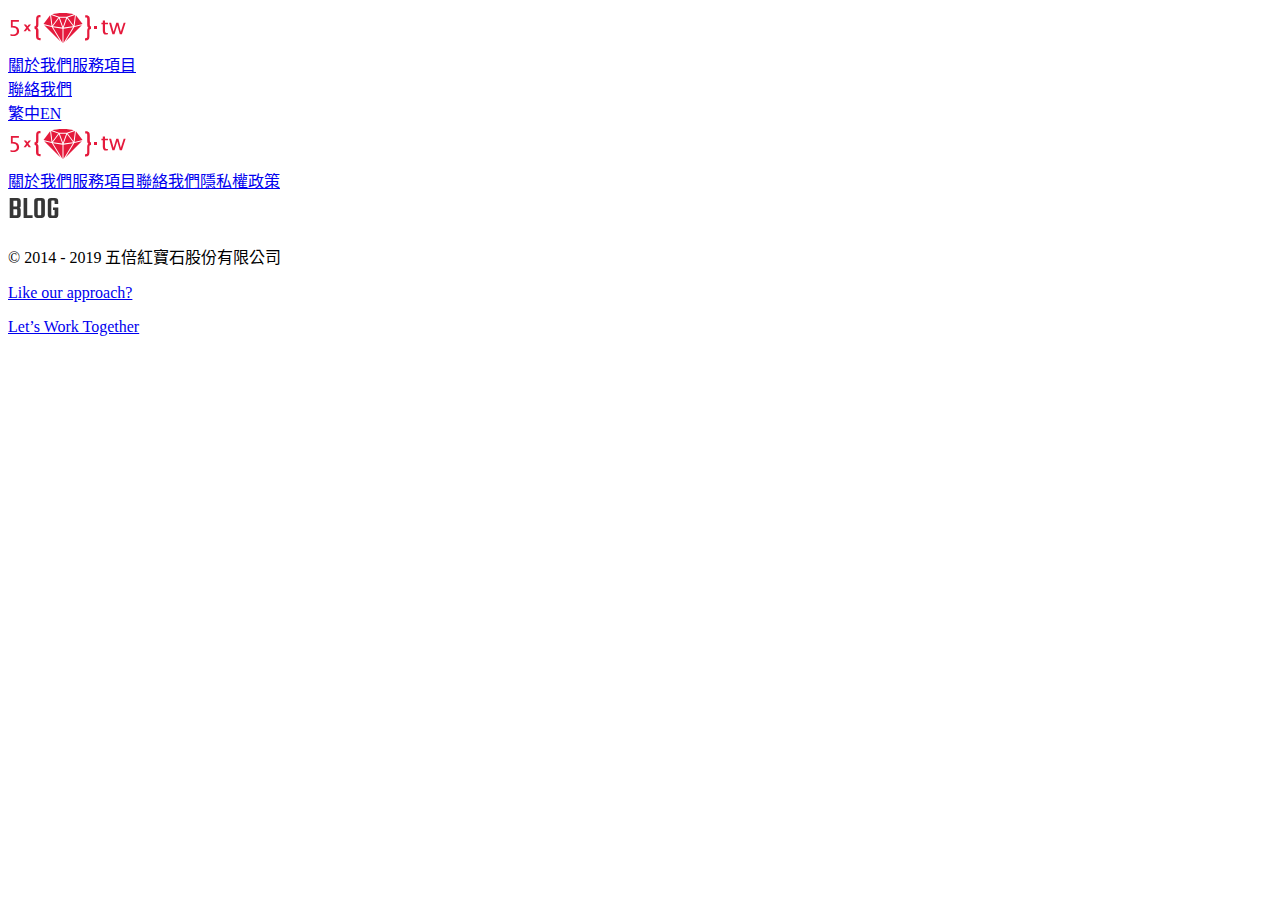
<file: work/index.html>
<!DOCTYPE html><html lang="zh-TW"><head><meta content="text/html; charset=UTF-8" http-equiv="Content-Type" /><meta charset="utf-8" /><meta content="ie=edge" http-equiv="x-ua-compatible" /><meta content="width=device-width, height=device-height, initial-scale=1, maximum-scale=5" name="viewport" /><meta content="yes" name="apple-mobile-web-app-capable" /><meta content="telephone=no" name="format-detection" /><meta content="五倍紅寶石以 Ruby 這個優雅、有趣，且極具生產力的程式語言做為主要開發工具，提供 Ruby / Rails / Web / Mobile App / 技術顧問等多項服務。我們集結台灣資深的開發者，為你打造專屬的技術後盾，以超越期待的解決方案實現你的產品。" name="description" /><meta content="zh-TW" property="og:locale" /><meta content="五倍紅寶石 - 與夥伴一起成長的最強技術團隊" property="og:site_name" /><meta content="五倍紅寶石 - 與夥伴一起成長的最強技術團隊" property="og:title" /><meta content="五倍紅寶石以 Ruby 這個優雅、有趣，且極具生產力的程式語言做為主要開發工具，提供 Ruby / Rails / Web / Mobile App / 技術顧問等多項服務。我們集結台灣資深的開發者，為你打造專屬的技術後盾，以超越期待的解決方案實現你的產品。" property="og:description" /><meta content="https://dev.5xruby.tw/work/" property="og:url" /><meta content="website" property="og:type" /><meta content="https://dev.5xruby.tw../assets/images/og_image.png" property="og:image" /><link href="https://dev.5xruby.tw/work/" rel="canonical" /><title>五倍紅寶石 - 與夥伴一起成長的最強技術團隊</title><link href="../assets/images/public/apple-touch-icon-73e60c74.png" rel="apple-touch-icon" sizes="180x180" /><link href="../assets/images/public/favicon-32x32-6c31fdf4.png" rel="icon" sizes="32x32" type="image/png" /><link href="../assets/images/public/favicon-16x16-07aefeb5.png" rel="icon" sizes="16x16" type="image/png" /><link href="../assets/images/public/favicon.ico" rel="icon" /><link href="../assets/images/public/site.webmanifest" rel="manifest" /><link color="#e51a3c" href="../assets/images/public/safari-pinned-tab-eae201a3.svg" rel="mask-icon" /><meta content="#e51a3c" name="msapplication-TileColor" /><meta content="#ffffff" name="theme-color" /><!--CSS & JS--><link crossorigin="anonymous" href="//use.fontawesome.com/releases/v5.7.2/css/all.css" integrity="sha384-fnmOCqbTlWIlj8LyTjo7mOUStjsKC4pOpQbqyi7RrhN7udi9RwhKkMHpvLbHG9Sr" rel="stylesheet" /><script src="../assets/javascripts/site-0ec65611.js"></script></head><body class="is-zh-TW is-work"><div class="main is-flex has-background-white"><nav aria-label="main navigation" class="navbar has-padding-width-sm-tablet" id="navbar" role="navigation"><div class="container"><div class="navbar-brand"><a href="/" class="navbar-item"><?xml version="1.0" encoding="utf-8"?>
<svg version="1.1" class="main_logo" xmlns="http://www.w3.org/2000/svg" xmlns:xlink="http://www.w3.org/1999/xlink" x="0px" y="0px" width="120px" viewBox="0 0 120 40" style="enable-background:new 0 0 120 40;" xml:space="preserve">
	<path fill="#E51A3C" d="M11.1,23.2c0,1.5-0.5,2.7-1.6,3.6c-1,0.9-2.5,1.3-4.3,1.3c-0.8,0-1.7-0.1-2.7-0.3v-1.9
		c1.1,0.4,2,0.6,3,0.6c1,0,1.9-0.3,2.5-0.9c0.6-0.6,0.9-1.5,0.9-2.5c0-2.4-1.6-3.5-4.9-3.5c-0.4,0-0.8,0-1.1,0.1v-7.7h8v1.8H4.7v4.1
		c2,0,3.6,0.5,4.7,1.4C10.5,20.2,11.1,21.5,11.1,23.2z M23,16.4h-2.2l-1.4,1.9L18,16.4h-2.3l2.5,3.4l-2.6,3.5h2.2l1.5-2l1.4,2H23
		l-2.6-3.5L23,16.4z M31.6,7.1c-2.4,0-3.5,1.4-3.5,4.1v5.2c0,1.1-0.4,1.8-1.2,1.9c-0.2,0-0.3,0.1-0.4,0.2v2.3l0.1,0c0,0,0.1,0,0.1,0
		c0,0,0.1,0,0.1,0c0.4,0.1,0.7,0.3,0.9,0.6c0.2,0.3,0.3,0.8,0.3,1.4v4.9c0,1.6,0.3,2.7,0.9,3.4c0.6,0.7,1.5,1.1,2.8,1.1h0.9v-2.2
		h-0.4h-0.2c-0.6,0-1-0.1-1.2-0.3c-0.2-0.2-0.3-0.7-0.3-1.4l0-0.6v-4.9c0-0.8-0.1-1.3-0.3-1.8c-0.2-0.4-0.5-0.9-1-1.3
		c0.2-0.2,0.4-0.4,0.5-0.6c0.2-0.2,0.3-0.4,0.4-0.7c0.1-0.3,0.2-0.5,0.2-0.8c0-0.3,0.1-0.6,0.1-1.1v-5c0-1,0.1-1.6,0.2-1.9
		c0.2-0.3,0.6-0.4,1.2-0.4h0.7V7.2c-0.1-0.1-0.3-0.1-0.4-0.1H31.6z M86,20.9h3v-3h-3V20.9z M96.9,12.4l-2.1,0.2v2.1h-1.4v1.6h1.4v6.8
		c0,1.1,0.3,1.9,0.9,2.6s1.4,0.9,2.5,0.9c0.5,0,1-0.1,1.7-0.3v-1.4c-0.4,0.1-0.7,0.1-1,0.1c-1.3,0-1.9-0.8-1.9-2.3v-6.4h3v-1.6h-3
		V12.4z M115.7,14.7l-2.9,9l-2.4-9h-2.1l-2.7,9l-2.5-9h-2l3.3,11.6h2.1l2.8-9l2.5,9h2.1l3.7-11.6H115.7z M83.1,18.6
		C83,18.6,83,18.6,83.1,18.6c-0.5-0.1-0.9-0.4-1-0.6c-0.2-0.3-0.3-0.8-0.3-1.4v-4.9c0-1.6-0.3-2.7-0.9-3.4c-0.6-0.7-1.5-1.1-2.8-1.1
		h-0.9v2.2h0.4h0.2c0.6,0,1,0.1,1.1,0.3c0.2,0.2,0.3,0.7,0.3,1.4l0,0.6v4.9c0,0.7,0.1,1.3,0.2,1.8c0.2,0.4,0.5,0.9,1,1.4
		c-0.4,0.4-0.8,0.8-0.9,1.2c-0.2,0.4-0.3,1-0.3,1.9v5c0,1-0.1,1.6-0.3,1.9c-0.2,0.3-0.6,0.4-1.2,0.4h-0.7v2.2
		c0.1,0.1,0.3,0.1,0.4,0.1h0.5c2.4,0,3.5-1.4,3.5-4.1V23c0-1.1,0.4-1.8,1.2-1.9c0.2,0,0.3-0.1,0.4-0.2v-2.3L83.1,18.6
		C83.1,18.6,83.1,18.6,83.1,18.6z M55.5,20.7V35L65,19.3L55.5,20.7z M55.7,19.6l9.4-1.3l-6-8L55.7,19.6z M66.6,18l8-2l-6.7-8.7
		L66.6,18z M67,6.9l-7.3,2.6l5.9,7.9L67,6.9z M36.2,17.2l16.3,16.3l-8.7-14.4L36.2,17.2z M54.5,35V20.7L45,19.3L54.5,35z M57.5,33.5
		l16.3-16.3l-7.5,1.9L57.5,33.5z M58.8,8.8l7-2.6C63.8,5.7,59.7,5,55,5s-8.8,0.7-10.9,1.2l7,2.6H58.8z M51.8,9.7l3.2,9.1l3.2-9.1
		H51.8z M54.3,19.6l-3.4-9.4l-6,8L54.3,19.6z M42.1,7.3L35.5,16l8,2L42.1,7.3z M50.3,9.5l-7.2-2.6l1.3,10.6L50.3,9.5z"/>
</svg></a><a aria-expanded="false" aria-label="menu" class="navbar-burger burger" data-target="mainNavbar" role="button"><span aria-hidden="true"></span><span aria-hidden="true"></span><span aria-hidden="true"></span></a></div><div class="navbar-menu" id="mainNavbar"><div class="navbar-end has-text-centered"><a href="/dev-5xruby-staging/about" class="navbar-item">關於我們</a><a href="/dev-5xruby-staging/services" class="navbar-item">服務項目</a><div class="navbar-item has-text-centered"><a href="/dev-5xruby-staging/contact" class="button is-primary">聯絡我們</a></div><a href="dev-5xruby-staging/" class="navbar-item" data-link="/work/">繁中</a><a href="dev-5xruby-staging/en" class="navbar-item" data-link="/work/">EN</a></div></div></div></nav><div class="main__container"></div><footer class="footer"><div class="container"><div class="level is-marginless"><div class="level-left has-text-centered"><?xml version="1.0" encoding="utf-8"?>
<svg version="1.1" class="main_logo" xmlns="http://www.w3.org/2000/svg" xmlns:xlink="http://www.w3.org/1999/xlink" x="0px" y="0px" width="120px" viewBox="0 0 120 40" style="enable-background:new 0 0 120 40;" xml:space="preserve">
	<path fill="#E51A3C" d="M11.1,23.2c0,1.5-0.5,2.7-1.6,3.6c-1,0.9-2.5,1.3-4.3,1.3c-0.8,0-1.7-0.1-2.7-0.3v-1.9
		c1.1,0.4,2,0.6,3,0.6c1,0,1.9-0.3,2.5-0.9c0.6-0.6,0.9-1.5,0.9-2.5c0-2.4-1.6-3.5-4.9-3.5c-0.4,0-0.8,0-1.1,0.1v-7.7h8v1.8H4.7v4.1
		c2,0,3.6,0.5,4.7,1.4C10.5,20.2,11.1,21.5,11.1,23.2z M23,16.4h-2.2l-1.4,1.9L18,16.4h-2.3l2.5,3.4l-2.6,3.5h2.2l1.5-2l1.4,2H23
		l-2.6-3.5L23,16.4z M31.6,7.1c-2.4,0-3.5,1.4-3.5,4.1v5.2c0,1.1-0.4,1.8-1.2,1.9c-0.2,0-0.3,0.1-0.4,0.2v2.3l0.1,0c0,0,0.1,0,0.1,0
		c0,0,0.1,0,0.1,0c0.4,0.1,0.7,0.3,0.9,0.6c0.2,0.3,0.3,0.8,0.3,1.4v4.9c0,1.6,0.3,2.7,0.9,3.4c0.6,0.7,1.5,1.1,2.8,1.1h0.9v-2.2
		h-0.4h-0.2c-0.6,0-1-0.1-1.2-0.3c-0.2-0.2-0.3-0.7-0.3-1.4l0-0.6v-4.9c0-0.8-0.1-1.3-0.3-1.8c-0.2-0.4-0.5-0.9-1-1.3
		c0.2-0.2,0.4-0.4,0.5-0.6c0.2-0.2,0.3-0.4,0.4-0.7c0.1-0.3,0.2-0.5,0.2-0.8c0-0.3,0.1-0.6,0.1-1.1v-5c0-1,0.1-1.6,0.2-1.9
		c0.2-0.3,0.6-0.4,1.2-0.4h0.7V7.2c-0.1-0.1-0.3-0.1-0.4-0.1H31.6z M86,20.9h3v-3h-3V20.9z M96.9,12.4l-2.1,0.2v2.1h-1.4v1.6h1.4v6.8
		c0,1.1,0.3,1.9,0.9,2.6s1.4,0.9,2.5,0.9c0.5,0,1-0.1,1.7-0.3v-1.4c-0.4,0.1-0.7,0.1-1,0.1c-1.3,0-1.9-0.8-1.9-2.3v-6.4h3v-1.6h-3
		V12.4z M115.7,14.7l-2.9,9l-2.4-9h-2.1l-2.7,9l-2.5-9h-2l3.3,11.6h2.1l2.8-9l2.5,9h2.1l3.7-11.6H115.7z M83.1,18.6
		C83,18.6,83,18.6,83.1,18.6c-0.5-0.1-0.9-0.4-1-0.6c-0.2-0.3-0.3-0.8-0.3-1.4v-4.9c0-1.6-0.3-2.7-0.9-3.4c-0.6-0.7-1.5-1.1-2.8-1.1
		h-0.9v2.2h0.4h0.2c0.6,0,1,0.1,1.1,0.3c0.2,0.2,0.3,0.7,0.3,1.4l0,0.6v4.9c0,0.7,0.1,1.3,0.2,1.8c0.2,0.4,0.5,0.9,1,1.4
		c-0.4,0.4-0.8,0.8-0.9,1.2c-0.2,0.4-0.3,1-0.3,1.9v5c0,1-0.1,1.6-0.3,1.9c-0.2,0.3-0.6,0.4-1.2,0.4h-0.7v2.2
		c0.1,0.1,0.3,0.1,0.4,0.1h0.5c2.4,0,3.5-1.4,3.5-4.1V23c0-1.1,0.4-1.8,1.2-1.9c0.2,0,0.3-0.1,0.4-0.2v-2.3L83.1,18.6
		C83.1,18.6,83.1,18.6,83.1,18.6z M55.5,20.7V35L65,19.3L55.5,20.7z M55.7,19.6l9.4-1.3l-6-8L55.7,19.6z M66.6,18l8-2l-6.7-8.7
		L66.6,18z M67,6.9l-7.3,2.6l5.9,7.9L67,6.9z M36.2,17.2l16.3,16.3l-8.7-14.4L36.2,17.2z M54.5,35V20.7L45,19.3L54.5,35z M57.5,33.5
		l16.3-16.3l-7.5,1.9L57.5,33.5z M58.8,8.8l7-2.6C63.8,5.7,59.7,5,55,5s-8.8,0.7-10.9,1.2l7,2.6H58.8z M51.8,9.7l3.2,9.1l3.2-9.1
		H51.8z M54.3,19.6l-3.4-9.4l-6,8L54.3,19.6z M42.1,7.3L35.5,16l8,2L42.1,7.3z M50.3,9.5l-7.2-2.6l1.3,10.6L50.3,9.5z"/>
</svg></div><div class="level-item has-margin-top-sm is-marginless-tablet"><nav class="navbar has-text-centered"><a href="/dev-5xruby-staging/about" class="navbar-item is-inline-block-mobile">關於我們</a><a href="/dev-5xruby-staging/service" class="navbar-item is-inline-block-mobile">服務項目</a><a href="/dev-5xruby-staging/contact" class="navbar-item is-inline-block-mobile">聯絡我們</a><a href="/dev-5xruby-staging/privacy_policy" class="navbar-item is-inline-block-mobile">隱私權政策</a></nav></div><div class="level-right has-margin-top-sm is-marginless-tablet"><div class="level is-mobile"><div class="level-item"><a href="https://www.facebook.com/5xruby" target="_blank" rel="noopener" class="social-media"><span class="icon is-medium has-text-dark"><i class="fab fa-facebook-f fa-lg"></i></span></a></div><div class="level-item"><a href="https://twitter.com/5xruby" target="_blank" rel="noopener" class="social-media"><span class="icon is-medium has-text-dark"><i class="fab fa-twitter fa-lg"></i></span></a></div><div class="level-item"><a href="https://5xruby.tw/posts/" target="_blank" rel="noopener" class="social-media"><span class="icon is-large"><svg viewBox="0 0 52 32" width="52px" xmlns="http://www.w3.org/2000/svg"><path d="M9.2 13.7V9.5c0-.3-.1-.6-.2-.7-.1-.1-.4-.1-.7-.1H5.4v5.9h2.9c.4 0 .6-.1.7-.2.1-.1.2-.4.2-.7zm0 8.8v-4.4c0-.3-.1-.6-.2-.7-.1-.1-.4-.2-.7-.2H5.4v6.1h2.9c.4 0 .6-.1.7-.2.1-.1.2-.3.2-.6zM1.7 6h7.6c2.3 0 3.4 1 3.4 3.1v4.3c0 1.3-.4 2.1-1.3 2.4.9.3 1.3 1.1 1.3 2.3v4.7c0 2.1-1.1 3.1-3.4 3.1H1.7V6zm17.6 17.2h5.3V26h-9V6h3.6v17.2zM29.6 6h3.9c2.3 0 3.4 1 3.4 3.1v13.7c0 2.1-1.1 3.1-3.4 3.1h-3.9c-2.3 0-3.4-1-3.4-3.1V9.1C26.1 7 27.3 6 29.6 6zm3.6 16.3V9.6c0-.3-.1-.6-.2-.7-.1-.1-.4-.2-.7-.2h-1.7c-.4 0-.6.1-.7.2-.1.1-.2.3-.2.7v12.7c0 .3.1.6.2.7.1.1.4.2.7.2h1.7c.3 0 .6-.1.7-.2.2-.1.2-.3.2-.7zm17.1-10.2h-3.7V9.5c0-.3-.1-.6-.2-.7-.1-.1-.4-.2-.7-.2h-1.5c-.3 0-.6.1-.7.2-.1.1-.2.3-.2.7v13c0 .3.1.6.2.7.1.1.4.2.7.2h1.5c.3 0 .6-.1.7-.2.1-.1.2-.3.2-.7v-4.4H45v-2.6h5.3v7.4c0 2.1-1.1 3.1-3.4 3.1h-3.7c-2.3 0-3.4-1-3.4-3.1V9.1C39.7 7 40.8 6 43.1 6h3.7c2.3 0 3.4 1 3.4 3.1v3z" fill="#363636"></path></svg></span></a></div></div></div></div><div class="level"><div class="level-item"><p class="copyright has-text-grey-light has-text-centered">&copy; 2014 - 2019&nbsp;五倍紅寶石股份有限公司</p></div></div></div></footer></div><section class="hero cta" id="mainCTA"><div class="cta__background"></div><div class="cta__mask"></div><a href="/contact" class="cta__link is-flex is-aligned-center is-justified-center"><div class="has-text-centered has-text-left-tablet"><p class="has-text-white is-text-lato is-size-5">Like our approach?</p><p class="is-text-teko has-text-white is-size-mega">Let’s Work Together</p></div></a></section></body></html>
</file>
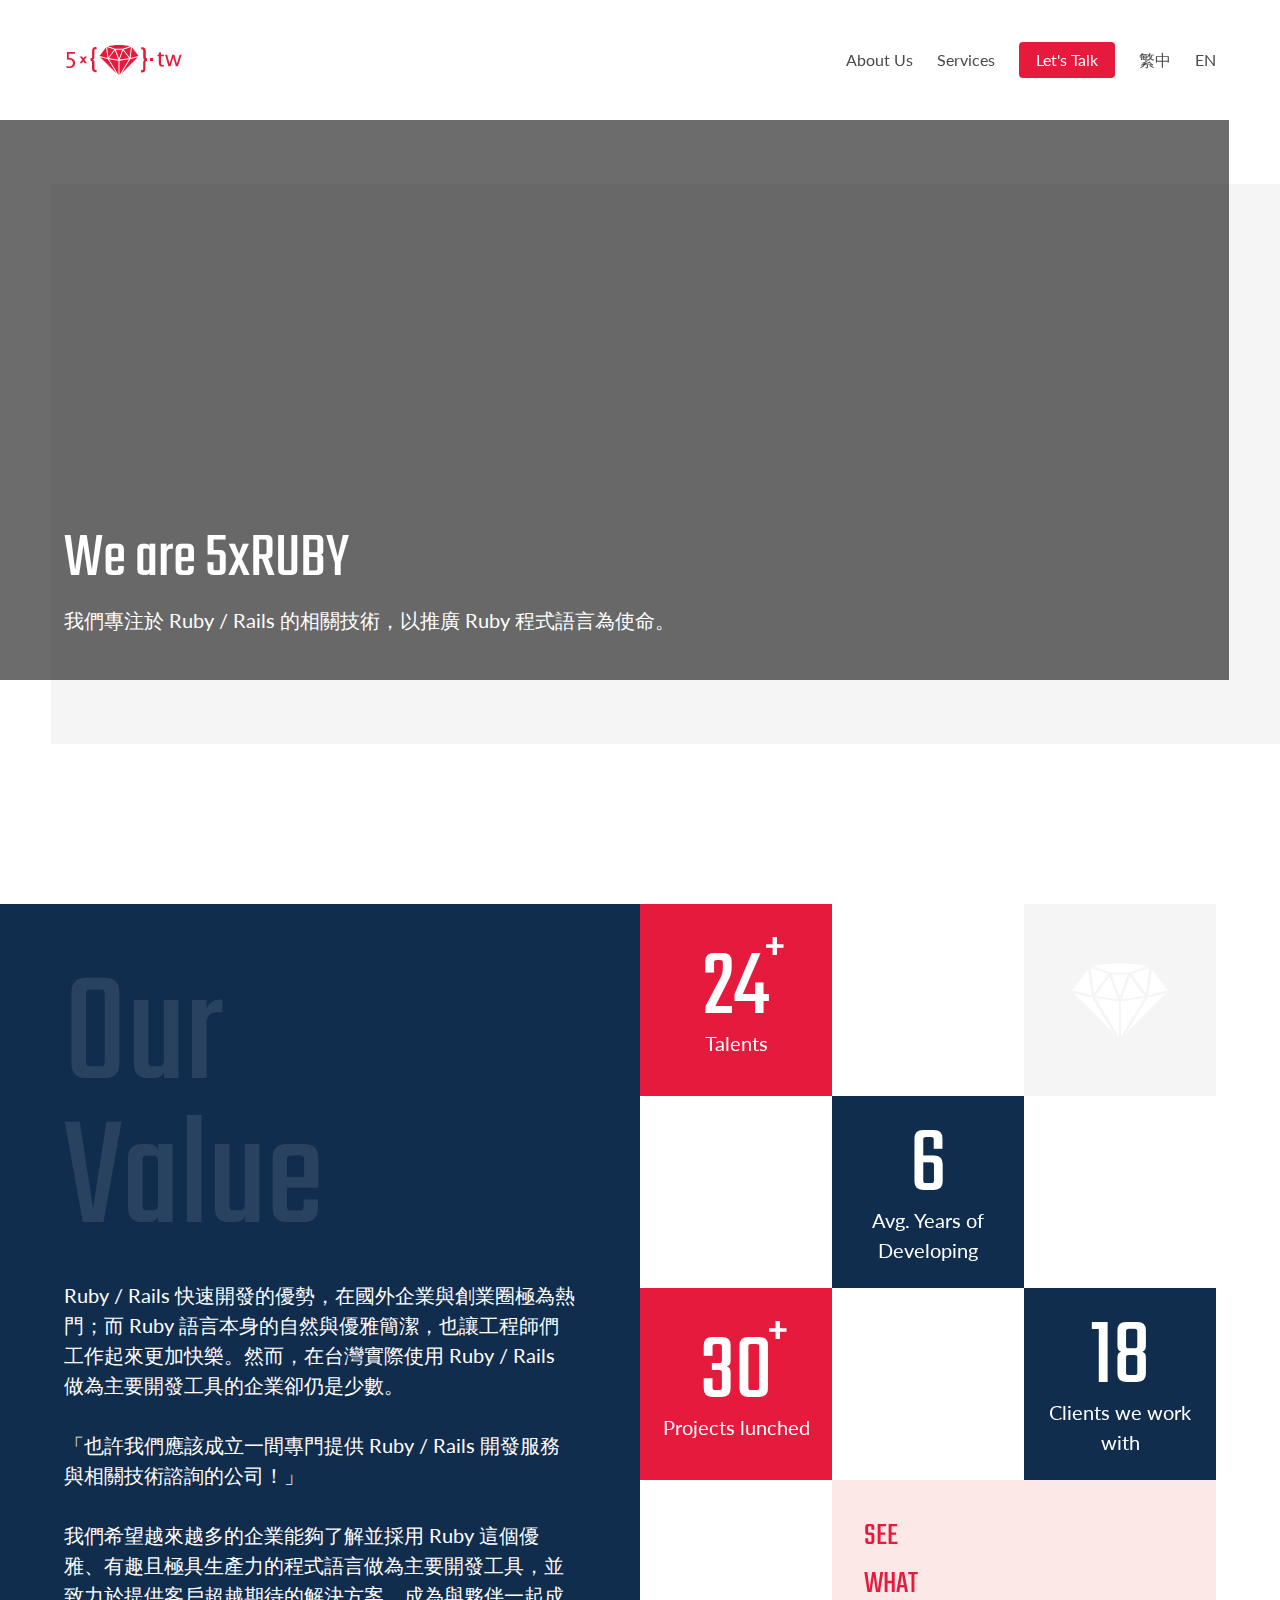
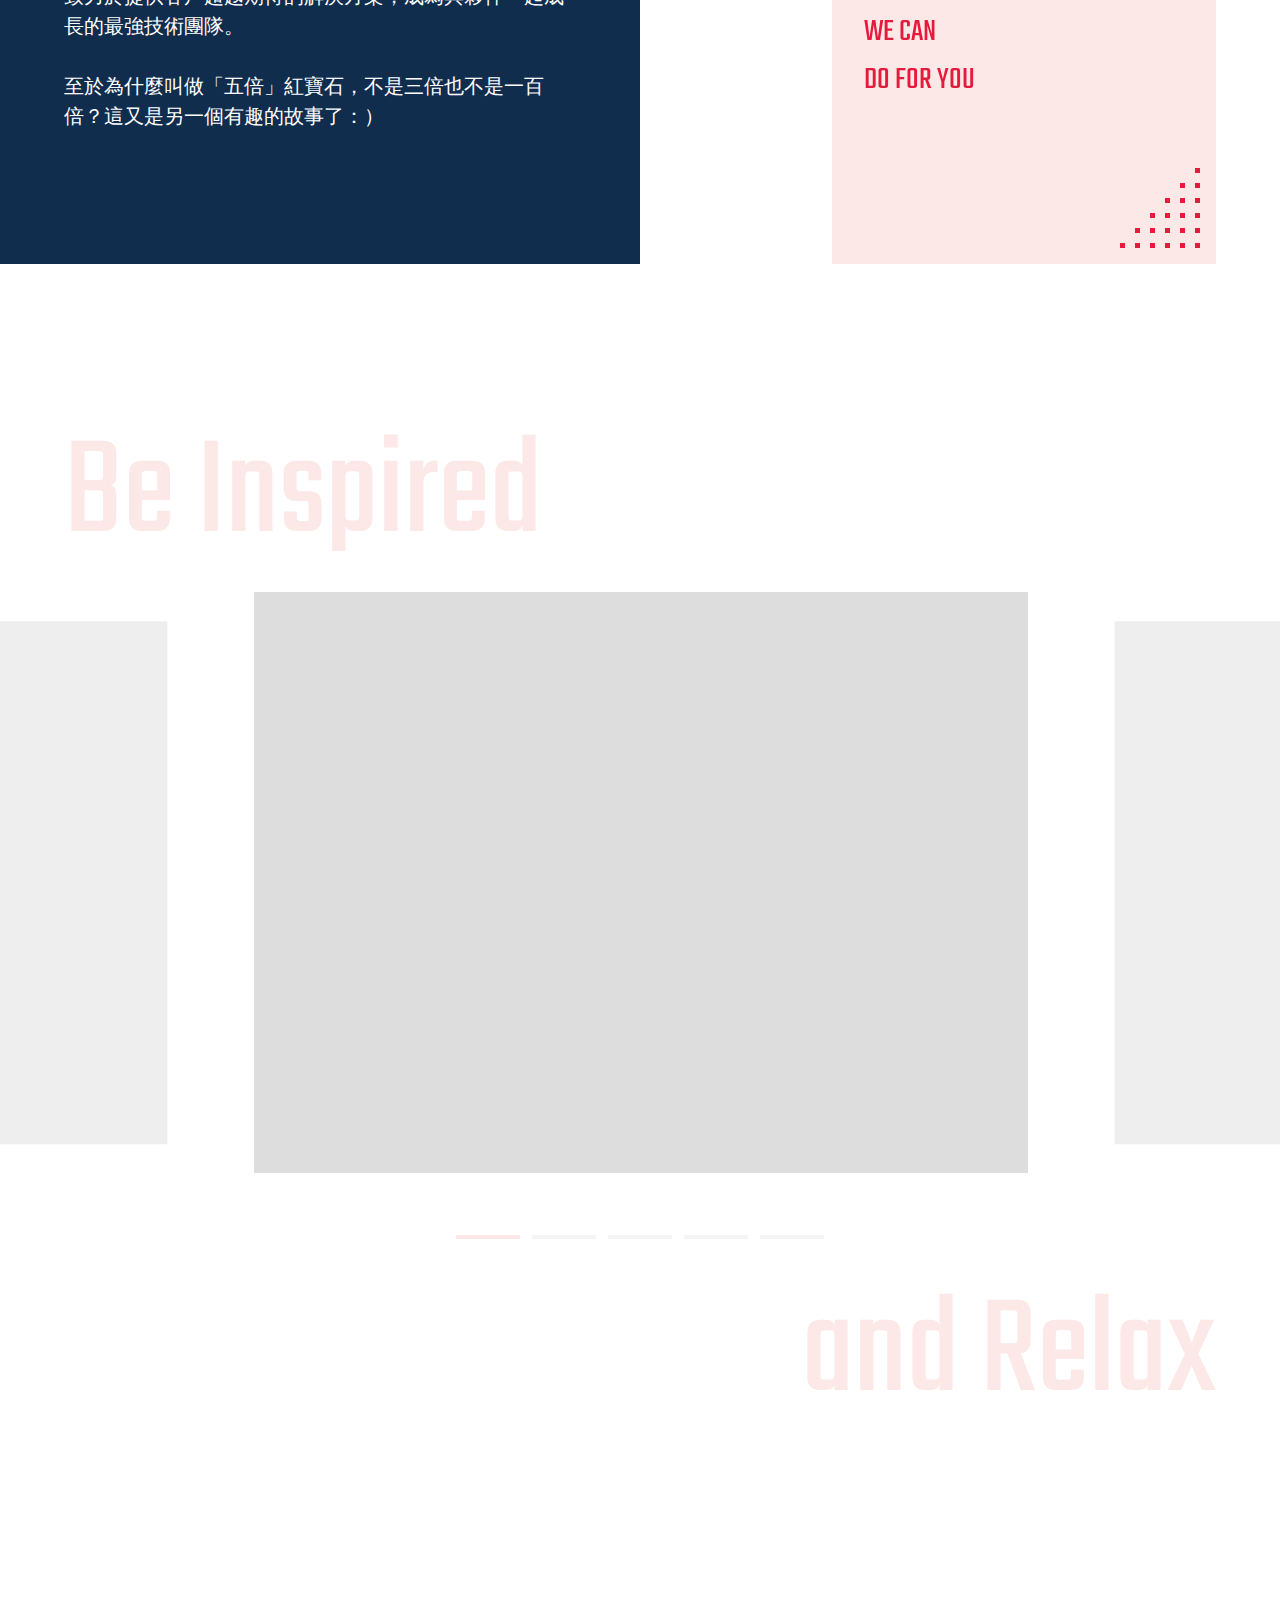
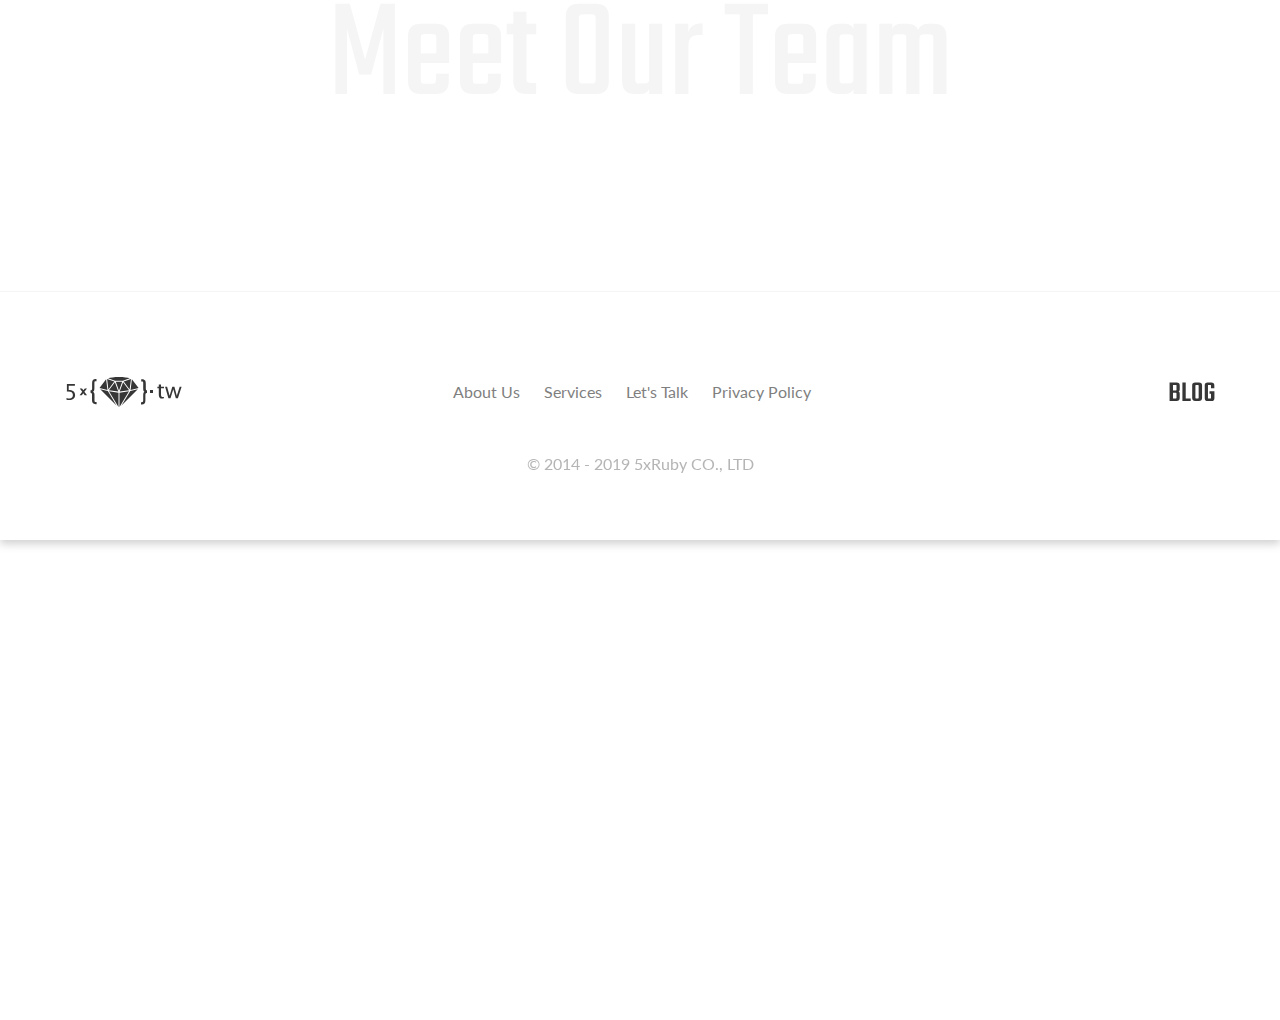
<file: en/about/index.html>
<!DOCTYPE html><html lang="en"><head><meta content="text/html; charset=UTF-8" http-equiv="Content-Type" /><meta charset="utf-8" /><meta content="ie=edge" http-equiv="x-ua-compatible" /><meta content="width=device-width, height=device-height, initial-scale=1, maximum-scale=5" name="viewport" /><meta content="yes" name="apple-mobile-web-app-capable" /><meta content="telephone=no" name="format-detection" /><meta content="五倍紅寶石以 Ruby 這個優雅、有趣，且極具生產力的程式語言做為主要開發工具，提供 Ruby / Rails / Web / Mobile App / 技術顧問等多項服務。我們集結台灣資深的開發者，為你打造專屬的技術後盾，以超越期待的解決方案實現你的產品。" name="description" /><meta content="en" property="og:locale" /><meta content="5xRuby - Your Best Technical Partner" property="og:site_name" /><meta content="5xRuby - Your Best Technical Partner" property="og:title" /><meta content="五倍紅寶石以 Ruby 這個優雅、有趣，且極具生產力的程式語言做為主要開發工具，提供 Ruby / Rails / Web / Mobile App / 技術顧問等多項服務。我們集結台灣資深的開發者，為你打造專屬的技術後盾，以超越期待的解決方案實現你的產品。" property="og:description" /><meta content="https://dev.5xruby.tw/en/about/" property="og:url" /><meta content="website" property="og:type" /><meta content="https://dev.5xruby.tw../../assets/images/og_image.png" property="og:image" /><link href="https://dev.5xruby.tw/en/about/" rel="canonical" /><title>About Us | 5xRuby - Your Best Technical Partner</title><link href="../../assets/images/public/apple-touch-icon-73e60c74.png" rel="apple-touch-icon" sizes="180x180" /><link href="../../assets/images/public/favicon-32x32-6c31fdf4.png" rel="icon" sizes="32x32" type="image/png" /><link href="../../assets/images/public/favicon-16x16-07aefeb5.png" rel="icon" sizes="16x16" type="image/png" /><link href="../../assets/images/public/favicon.ico" rel="icon" /><link href="../../assets/images/public/site.webmanifest" rel="manifest" /><link color="#e51a3c" href="../../assets/images/public/safari-pinned-tab-eae201a3.svg" rel="mask-icon" /><meta content="#e51a3c" name="msapplication-TileColor" /><meta content="#ffffff" name="theme-color" /><!--CSS & JS--><link crossorigin="anonymous" href="//use.fontawesome.com/releases/v5.7.2/css/all.css" integrity="sha384-fnmOCqbTlWIlj8LyTjo7mOUStjsKC4pOpQbqyi7RrhN7udi9RwhKkMHpvLbHG9Sr" rel="stylesheet" /><link href="../../assets/stylesheets/about-8ddc0153.css" rel="stylesheet" /><script src="../../assets/javascripts/site-0ec65611.js"></script><script>document.addEventListener('DOMContentLoaded', function() {

  // Slick Carousel
  $('.slider').on('click', '.slick-slide', function (e) {
    e.stopPropagation();
    var index = $(this).data("slick-index");
    if ($('.slick-slider').slick('slickCurrentSlide') !== index) {
      $('.slick-slider').slick('slickGoTo', index);
    }
  });

  $('.office__gallery').slick({
    centerMode: true,
    centerPadding: '0px',
    slidesToShow: 3,
    arrows: false,
    dots: true,
    autoplay: true,
    autoplaySpeed: 5000,
    responsive: [
      {
        breakpoint: 1280,
        settings: {
          slidesToShow: 1,
          centerPadding: '15%',
        }
      },
      {
        breakpoint: 1024,
        settings: {
          slidesToShow: 1,
          centerPadding: '96px',
        }
      },
      {
        breakpoint: 768,
        settings: {
          slidesToShow: 1,
          centerPadding: '0px',
        }
      }
    ]
  });
});</script></head><body class="is-en is-en_about"><div class="main is-flex has-background-white"><nav aria-label="main navigation" class="navbar has-padding-width-sm-tablet" id="navbar" role="navigation"><div class="container"><div class="navbar-brand"><a href="/en/" class="navbar-item"><?xml version="1.0" encoding="utf-8"?>
<svg version="1.1" class="main_logo" xmlns="http://www.w3.org/2000/svg" xmlns:xlink="http://www.w3.org/1999/xlink" x="0px" y="0px" width="120px" viewBox="0 0 120 40" style="enable-background:new 0 0 120 40;" xml:space="preserve">
	<path fill="#E51A3C" d="M11.1,23.2c0,1.5-0.5,2.7-1.6,3.6c-1,0.9-2.5,1.3-4.3,1.3c-0.8,0-1.7-0.1-2.7-0.3v-1.9
		c1.1,0.4,2,0.6,3,0.6c1,0,1.9-0.3,2.5-0.9c0.6-0.6,0.9-1.5,0.9-2.5c0-2.4-1.6-3.5-4.9-3.5c-0.4,0-0.8,0-1.1,0.1v-7.7h8v1.8H4.7v4.1
		c2,0,3.6,0.5,4.7,1.4C10.5,20.2,11.1,21.5,11.1,23.2z M23,16.4h-2.2l-1.4,1.9L18,16.4h-2.3l2.5,3.4l-2.6,3.5h2.2l1.5-2l1.4,2H23
		l-2.6-3.5L23,16.4z M31.6,7.1c-2.4,0-3.5,1.4-3.5,4.1v5.2c0,1.1-0.4,1.8-1.2,1.9c-0.2,0-0.3,0.1-0.4,0.2v2.3l0.1,0c0,0,0.1,0,0.1,0
		c0,0,0.1,0,0.1,0c0.4,0.1,0.7,0.3,0.9,0.6c0.2,0.3,0.3,0.8,0.3,1.4v4.9c0,1.6,0.3,2.7,0.9,3.4c0.6,0.7,1.5,1.1,2.8,1.1h0.9v-2.2
		h-0.4h-0.2c-0.6,0-1-0.1-1.2-0.3c-0.2-0.2-0.3-0.7-0.3-1.4l0-0.6v-4.9c0-0.8-0.1-1.3-0.3-1.8c-0.2-0.4-0.5-0.9-1-1.3
		c0.2-0.2,0.4-0.4,0.5-0.6c0.2-0.2,0.3-0.4,0.4-0.7c0.1-0.3,0.2-0.5,0.2-0.8c0-0.3,0.1-0.6,0.1-1.1v-5c0-1,0.1-1.6,0.2-1.9
		c0.2-0.3,0.6-0.4,1.2-0.4h0.7V7.2c-0.1-0.1-0.3-0.1-0.4-0.1H31.6z M86,20.9h3v-3h-3V20.9z M96.9,12.4l-2.1,0.2v2.1h-1.4v1.6h1.4v6.8
		c0,1.1,0.3,1.9,0.9,2.6s1.4,0.9,2.5,0.9c0.5,0,1-0.1,1.7-0.3v-1.4c-0.4,0.1-0.7,0.1-1,0.1c-1.3,0-1.9-0.8-1.9-2.3v-6.4h3v-1.6h-3
		V12.4z M115.7,14.7l-2.9,9l-2.4-9h-2.1l-2.7,9l-2.5-9h-2l3.3,11.6h2.1l2.8-9l2.5,9h2.1l3.7-11.6H115.7z M83.1,18.6
		C83,18.6,83,18.6,83.1,18.6c-0.5-0.1-0.9-0.4-1-0.6c-0.2-0.3-0.3-0.8-0.3-1.4v-4.9c0-1.6-0.3-2.7-0.9-3.4c-0.6-0.7-1.5-1.1-2.8-1.1
		h-0.9v2.2h0.4h0.2c0.6,0,1,0.1,1.1,0.3c0.2,0.2,0.3,0.7,0.3,1.4l0,0.6v4.9c0,0.7,0.1,1.3,0.2,1.8c0.2,0.4,0.5,0.9,1,1.4
		c-0.4,0.4-0.8,0.8-0.9,1.2c-0.2,0.4-0.3,1-0.3,1.9v5c0,1-0.1,1.6-0.3,1.9c-0.2,0.3-0.6,0.4-1.2,0.4h-0.7v2.2
		c0.1,0.1,0.3,0.1,0.4,0.1h0.5c2.4,0,3.5-1.4,3.5-4.1V23c0-1.1,0.4-1.8,1.2-1.9c0.2,0,0.3-0.1,0.4-0.2v-2.3L83.1,18.6
		C83.1,18.6,83.1,18.6,83.1,18.6z M55.5,20.7V35L65,19.3L55.5,20.7z M55.7,19.6l9.4-1.3l-6-8L55.7,19.6z M66.6,18l8-2l-6.7-8.7
		L66.6,18z M67,6.9l-7.3,2.6l5.9,7.9L67,6.9z M36.2,17.2l16.3,16.3l-8.7-14.4L36.2,17.2z M54.5,35V20.7L45,19.3L54.5,35z M57.5,33.5
		l16.3-16.3l-7.5,1.9L57.5,33.5z M58.8,8.8l7-2.6C63.8,5.7,59.7,5,55,5s-8.8,0.7-10.9,1.2l7,2.6H58.8z M51.8,9.7l3.2,9.1l3.2-9.1
		H51.8z M54.3,19.6l-3.4-9.4l-6,8L54.3,19.6z M42.1,7.3L35.5,16l8,2L42.1,7.3z M50.3,9.5l-7.2-2.6l1.3,10.6L50.3,9.5z"/>
</svg></a><a aria-expanded="false" aria-label="menu" class="navbar-burger burger" data-target="mainNavbar" role="button"><span aria-hidden="true"></span><span aria-hidden="true"></span><span aria-hidden="true"></span></a></div><div class="navbar-menu" id="mainNavbar"><div class="navbar-end has-text-centered"><a href="/en/dev-5xruby-staging/about" class="navbar-item">About Us</a><a href="/en/dev-5xruby-staging/services" class="navbar-item">Services</a><div class="navbar-item has-text-centered"><a href="/en/dev-5xruby-staging/contact" class="button is-primary">Let's Talk</a></div><a href="dev-5xruby-staging/" class="navbar-item" data-link="/en/about/">繁中</a><a href="dev-5xruby-staging/en" class="navbar-item" data-link="/en/about/">EN</a></div></div></div></nav><div class="main__container"><div class="about"><section class="hero is-large banner"><div class="banner__cover is-flex is-justified-start is-aligned-end"><div class="container"><div class="banner__catchcopy has-text-white"><h1 class="has-text-weight-semibold is-size-2 is-size-1-desktop has-margin-bottom-xs">We are 5xRUBY</h1><h2 class="is-size-5">我們專注於 Ruby / Rails 的相關技術，以推廣 Ruby 程式語言為使命。</h2></div></div></div></section><section class="section value"><div class="container"><div class="columns is-desktop"><div class="column is-paddingless is-three-fifths-desktop is-half-widescreen"><div class="value__container has-background-navy"><h3 class="value__title has-text-white is-text-teko is-size-mega--alt">Our<br />Value</h3><p class="has-text-white is-pre-line has-margin-top-sm is-size-5-tablet">Ruby / Rails 快速開發的優勢，在國外企業與創業圈極為熱門；而 Ruby 語言本身的自然與優雅簡潔，也讓工程師們工作起來更加快樂。然而，在台灣實際使用 Ruby / Rails 做為主要開發工具的企業卻仍是少數。

「也許我們應該成立一間專門提供 Ruby / Rails 開發服務與相關技術諮詢的公司！」

我們希望越來越多的企業能夠了解並採用 Ruby 這個優雅、有趣且極具生產力的程式語言做為主要開發工具，並致力於提供客戶超越期待的解決方案，成為與夥伴一起成長的最強技術團隊。

至於為什麼叫做「五倍」紅寶石，不是三倍也不是一百倍？這又是另一個有趣的故事了：）</p></div></div><div class="column is-paddingless"><div class="indicator"><div class="indicator__item is-talents"><div class="indicator__content is-flex is-plus"><p class="is-indicator has-text-white is-text-teko">24</p><p class="has-text-centered has-text-white is-size-5-tablet">Talents</p></div></div><div class="indicator__item is-average"><div class="indicator__content is-flex"><p class="is-indicator has-text-white is-text-teko">6</p><p class="has-text-centered has-text-white is-size-5-tablet">Avg. Years of Developing</p></div></div><div class="indicator__item is-projects"><div class="indicator__content is-flex is-plus"><p class="is-indicator has-text-white is-text-teko">30</p><p class="has-text-centered has-text-white is-size-5-tablet">Projects lunched</p></div></div><div class="indicator__item is-clients"><div class="indicator__content is-flex"><p class="is-indicator has-text-white is-text-teko">18</p><p class="has-text-centered has-text-white is-size-5-tablet">Clients we work with</p></div></div><div class="indicator__item is-logo has-background-light"><div class="indicator__content is-flex"><svg height="74" width="96" xmlns="http://www.w3.org/2000/svg"><path d="M49.09 38.476l23.455-3.385-23.454 38.727V38.476zm.546-2.294l8.132-22.91L72.545 32.91l-22.909 3.273zm26.728-3.818l3.285-26.182L96 27.44l-19.636 4.924zm1.09-27.819L74.14 30.727 59.455 11.032l18-6.487zM1.637 30.182l18.426 4.597L41.455 70 1.636 30.182zM46.91 73.818L23.455 35.091l23.454 3.385v35.342zM54 70l21.47-35.22 18.348-4.598L54 70zm3.484-60.545H38.516L21.273 3.168C26.446 1.989 36.4.182 48 .182s21.554 1.807 26.727 2.986L57.484 9.455zm-17.666 2.181h15.818L47.727 34l-7.909-22.364zm6 24.546L22.91 32.909l14.727-19.636 8.182 22.909zm-29.467-30l3.285 26.182L0 27.44 16.35 6.182zm20.194 4.909L21.797 30.727 18.545 4.545l18 6.546z" fill="#fff"></path></svg></div></div><div class="indicator__item is-cta"><a href="/en/service" class="indicator__content is-flex is-aligned-start"><p class="is-text-teko is-size-4-tablet is-size-3-widescreen">SEE<br />WHAT<br />WE CAN<br />DO FOR YOU</p><svg class="is-deco" height="24px" viewBox="0 0 80 80" width="24px" xmlns="http://www.w3.org/2000/svg"><path d="M0 75h5v5H0zm15-15h5v5h-5zm0 15h5v5h-5zm15-30h5v5h-5zm0 15h5v5h-5zm0 15h5v5h-5zm15-45h5v5h-5zm0 15h5v5h-5zm0 15h5v5h-5zm0 15h5v5h-5zm15-60h5v5h-5zm0 15h5v5h-5zm0 15h5v5h-5zm0 15h5v5h-5zm0 15h5v5h-5zM75 0h5v5h-5zm0 15h5v5h-5zm0 15h5v5h-5zm0 15h5v5h-5zm0 15h5v5h-5zm0 15h5v5h-5z" fill="#e51a3c"></path></svg></a></div></div></div></div></div></section><section class="section office"><div class="container"><header class="office__header"><p class="has-text-pastel is-text-teko is-size-mega">Be Inspired</p></header></div><div class="office__gallery slider has-margin-top-sm"><div class="office__slide"><picture class="image"><source data-srcset="../../assets/images/photos/office_view_1-679487d2.webp" type="image/webp" /><img src="../../assets/images/lqip-src_4x3-caf26c74.jpg" data-src="../../assets/images/photos/office_view_1-bdf6a9d8.jpg" alt="5xRuby - Your Best Technical Partner" class="lazyload blur-up" /></picture></div><div class="office__slide"><picture class="image"><source data-srcset="../../assets/images/photos/office_view_2-b02557a6.webp" type="image/webp" /><img src="../../assets/images/lqip-src_4x3-caf26c74.jpg" data-src="../../assets/images/photos/office_view_2-33779e60.jpg" alt="5xRuby - Your Best Technical Partner" class="lazyload blur-up" /></picture></div><div class="office__slide"><picture class="image"><source data-srcset="../../assets/images/photos/office_view_3-f8191a88.webp" type="image/webp" /><img src="../../assets/images/lqip-src_4x3-caf26c74.jpg" data-src="../../assets/images/photos/office_view_3-1f3ba31c.jpg" alt="5xRuby - Your Best Technical Partner" class="lazyload blur-up" /></picture></div><div class="office__slide"><picture class="image"><source data-srcset="../../assets/images/photos/office_view_4-ad34ef33.webp" type="image/webp" /><img src="../../assets/images/lqip-src_4x3-caf26c74.jpg" data-src="../../assets/images/photos/office_view_4-4a1de1e7.jpg" alt="5xRuby - Your Best Technical Partner" class="lazyload blur-up" /></picture></div><div class="office__slide"><picture class="image"><source data-srcset="../../assets/images/photos/office_view_5-9d86f536.webp" type="image/webp" /><img src="../../assets/images/lqip-src_4x3-caf26c74.jpg" data-src="../../assets/images/photos/office_view_5-f88fb133.png" alt="5xRuby - Your Best Technical Partner" class="lazyload blur-up" /></picture></div></div><div class="container has-margin-top-sm"><footer class="office__footer has-text-right"><p class="has-text-pastel is-text-teko is-size-mega">and Relax</p></footer></div></section><section class="section members"><div class="container"><header class="partners__header has-text-centered"><h3 class="has-text-light is-text-teko is-size-mega">Meet Our Team</h3></header></div></section></div></div><footer class="footer"><div class="container"><div class="level is-marginless"><div class="level-left has-text-centered"><?xml version="1.0" encoding="utf-8"?>
<svg version="1.1" class="main_logo" xmlns="http://www.w3.org/2000/svg" xmlns:xlink="http://www.w3.org/1999/xlink" x="0px" y="0px" width="120px" viewBox="0 0 120 40" style="enable-background:new 0 0 120 40;" xml:space="preserve">
	<path fill="#E51A3C" d="M11.1,23.2c0,1.5-0.5,2.7-1.6,3.6c-1,0.9-2.5,1.3-4.3,1.3c-0.8,0-1.7-0.1-2.7-0.3v-1.9
		c1.1,0.4,2,0.6,3,0.6c1,0,1.9-0.3,2.5-0.9c0.6-0.6,0.9-1.5,0.9-2.5c0-2.4-1.6-3.5-4.9-3.5c-0.4,0-0.8,0-1.1,0.1v-7.7h8v1.8H4.7v4.1
		c2,0,3.6,0.5,4.7,1.4C10.5,20.2,11.1,21.5,11.1,23.2z M23,16.4h-2.2l-1.4,1.9L18,16.4h-2.3l2.5,3.4l-2.6,3.5h2.2l1.5-2l1.4,2H23
		l-2.6-3.5L23,16.4z M31.6,7.1c-2.4,0-3.5,1.4-3.5,4.1v5.2c0,1.1-0.4,1.8-1.2,1.9c-0.2,0-0.3,0.1-0.4,0.2v2.3l0.1,0c0,0,0.1,0,0.1,0
		c0,0,0.1,0,0.1,0c0.4,0.1,0.7,0.3,0.9,0.6c0.2,0.3,0.3,0.8,0.3,1.4v4.9c0,1.6,0.3,2.7,0.9,3.4c0.6,0.7,1.5,1.1,2.8,1.1h0.9v-2.2
		h-0.4h-0.2c-0.6,0-1-0.1-1.2-0.3c-0.2-0.2-0.3-0.7-0.3-1.4l0-0.6v-4.9c0-0.8-0.1-1.3-0.3-1.8c-0.2-0.4-0.5-0.9-1-1.3
		c0.2-0.2,0.4-0.4,0.5-0.6c0.2-0.2,0.3-0.4,0.4-0.7c0.1-0.3,0.2-0.5,0.2-0.8c0-0.3,0.1-0.6,0.1-1.1v-5c0-1,0.1-1.6,0.2-1.9
		c0.2-0.3,0.6-0.4,1.2-0.4h0.7V7.2c-0.1-0.1-0.3-0.1-0.4-0.1H31.6z M86,20.9h3v-3h-3V20.9z M96.9,12.4l-2.1,0.2v2.1h-1.4v1.6h1.4v6.8
		c0,1.1,0.3,1.9,0.9,2.6s1.4,0.9,2.5,0.9c0.5,0,1-0.1,1.7-0.3v-1.4c-0.4,0.1-0.7,0.1-1,0.1c-1.3,0-1.9-0.8-1.9-2.3v-6.4h3v-1.6h-3
		V12.4z M115.7,14.7l-2.9,9l-2.4-9h-2.1l-2.7,9l-2.5-9h-2l3.3,11.6h2.1l2.8-9l2.5,9h2.1l3.7-11.6H115.7z M83.1,18.6
		C83,18.6,83,18.6,83.1,18.6c-0.5-0.1-0.9-0.4-1-0.6c-0.2-0.3-0.3-0.8-0.3-1.4v-4.9c0-1.6-0.3-2.7-0.9-3.4c-0.6-0.7-1.5-1.1-2.8-1.1
		h-0.9v2.2h0.4h0.2c0.6,0,1,0.1,1.1,0.3c0.2,0.2,0.3,0.7,0.3,1.4l0,0.6v4.9c0,0.7,0.1,1.3,0.2,1.8c0.2,0.4,0.5,0.9,1,1.4
		c-0.4,0.4-0.8,0.8-0.9,1.2c-0.2,0.4-0.3,1-0.3,1.9v5c0,1-0.1,1.6-0.3,1.9c-0.2,0.3-0.6,0.4-1.2,0.4h-0.7v2.2
		c0.1,0.1,0.3,0.1,0.4,0.1h0.5c2.4,0,3.5-1.4,3.5-4.1V23c0-1.1,0.4-1.8,1.2-1.9c0.2,0,0.3-0.1,0.4-0.2v-2.3L83.1,18.6
		C83.1,18.6,83.1,18.6,83.1,18.6z M55.5,20.7V35L65,19.3L55.5,20.7z M55.7,19.6l9.4-1.3l-6-8L55.7,19.6z M66.6,18l8-2l-6.7-8.7
		L66.6,18z M67,6.9l-7.3,2.6l5.9,7.9L67,6.9z M36.2,17.2l16.3,16.3l-8.7-14.4L36.2,17.2z M54.5,35V20.7L45,19.3L54.5,35z M57.5,33.5
		l16.3-16.3l-7.5,1.9L57.5,33.5z M58.8,8.8l7-2.6C63.8,5.7,59.7,5,55,5s-8.8,0.7-10.9,1.2l7,2.6H58.8z M51.8,9.7l3.2,9.1l3.2-9.1
		H51.8z M54.3,19.6l-3.4-9.4l-6,8L54.3,19.6z M42.1,7.3L35.5,16l8,2L42.1,7.3z M50.3,9.5l-7.2-2.6l1.3,10.6L50.3,9.5z"/>
</svg></div><div class="level-item has-margin-top-sm is-marginless-tablet"><nav class="navbar has-text-centered"><a href="/en/dev-5xruby-staging/about" class="navbar-item is-inline-block-mobile">About Us</a><a href="/en/dev-5xruby-staging/service" class="navbar-item is-inline-block-mobile">Services</a><a href="/en/dev-5xruby-staging/contact" class="navbar-item is-inline-block-mobile">Let's Talk</a><a href="/en/dev-5xruby-staging/privacy_policy" class="navbar-item is-inline-block-mobile">Privacy Policy</a></nav></div><div class="level-right has-margin-top-sm is-marginless-tablet"><div class="level is-mobile"><div class="level-item"><a href="https://www.facebook.com/5xruby" target="_blank" rel="noopener" class="social-media"><span class="icon is-medium has-text-dark"><i class="fab fa-facebook-f fa-lg"></i></span></a></div><div class="level-item"><a href="https://twitter.com/5xruby" target="_blank" rel="noopener" class="social-media"><span class="icon is-medium has-text-dark"><i class="fab fa-twitter fa-lg"></i></span></a></div><div class="level-item"><a href="https://5xruby.tw/posts/" target="_blank" rel="noopener" class="social-media"><span class="icon is-large"><svg viewBox="0 0 52 32" width="52px" xmlns="http://www.w3.org/2000/svg"><path d="M9.2 13.7V9.5c0-.3-.1-.6-.2-.7-.1-.1-.4-.1-.7-.1H5.4v5.9h2.9c.4 0 .6-.1.7-.2.1-.1.2-.4.2-.7zm0 8.8v-4.4c0-.3-.1-.6-.2-.7-.1-.1-.4-.2-.7-.2H5.4v6.1h2.9c.4 0 .6-.1.7-.2.1-.1.2-.3.2-.6zM1.7 6h7.6c2.3 0 3.4 1 3.4 3.1v4.3c0 1.3-.4 2.1-1.3 2.4.9.3 1.3 1.1 1.3 2.3v4.7c0 2.1-1.1 3.1-3.4 3.1H1.7V6zm17.6 17.2h5.3V26h-9V6h3.6v17.2zM29.6 6h3.9c2.3 0 3.4 1 3.4 3.1v13.7c0 2.1-1.1 3.1-3.4 3.1h-3.9c-2.3 0-3.4-1-3.4-3.1V9.1C26.1 7 27.3 6 29.6 6zm3.6 16.3V9.6c0-.3-.1-.6-.2-.7-.1-.1-.4-.2-.7-.2h-1.7c-.4 0-.6.1-.7.2-.1.1-.2.3-.2.7v12.7c0 .3.1.6.2.7.1.1.4.2.7.2h1.7c.3 0 .6-.1.7-.2.2-.1.2-.3.2-.7zm17.1-10.2h-3.7V9.5c0-.3-.1-.6-.2-.7-.1-.1-.4-.2-.7-.2h-1.5c-.3 0-.6.1-.7.2-.1.1-.2.3-.2.7v13c0 .3.1.6.2.7.1.1.4.2.7.2h1.5c.3 0 .6-.1.7-.2.1-.1.2-.3.2-.7v-4.4H45v-2.6h5.3v7.4c0 2.1-1.1 3.1-3.4 3.1h-3.7c-2.3 0-3.4-1-3.4-3.1V9.1C39.7 7 40.8 6 43.1 6h3.7c2.3 0 3.4 1 3.4 3.1v3z" fill="#363636"></path></svg></span></a></div></div></div></div><div class="level"><div class="level-item"><p class="copyright has-text-grey-light has-text-centered">&copy; 2014 - 2019&nbsp;5xRuby CO., LTD</p></div></div></div></footer></div><section class="hero cta" id="mainCTA"><div class="cta__background"></div><div class="cta__mask"></div><a href="/en/contact" class="cta__link is-flex is-aligned-center is-justified-center"><div class="has-text-centered has-text-left-tablet"><p class="has-text-white is-text-lato is-size-5">Like our approach?</p><p class="is-text-teko has-text-white is-size-mega">Let’s Work Together</p></div></a></section></body></html>
</file>
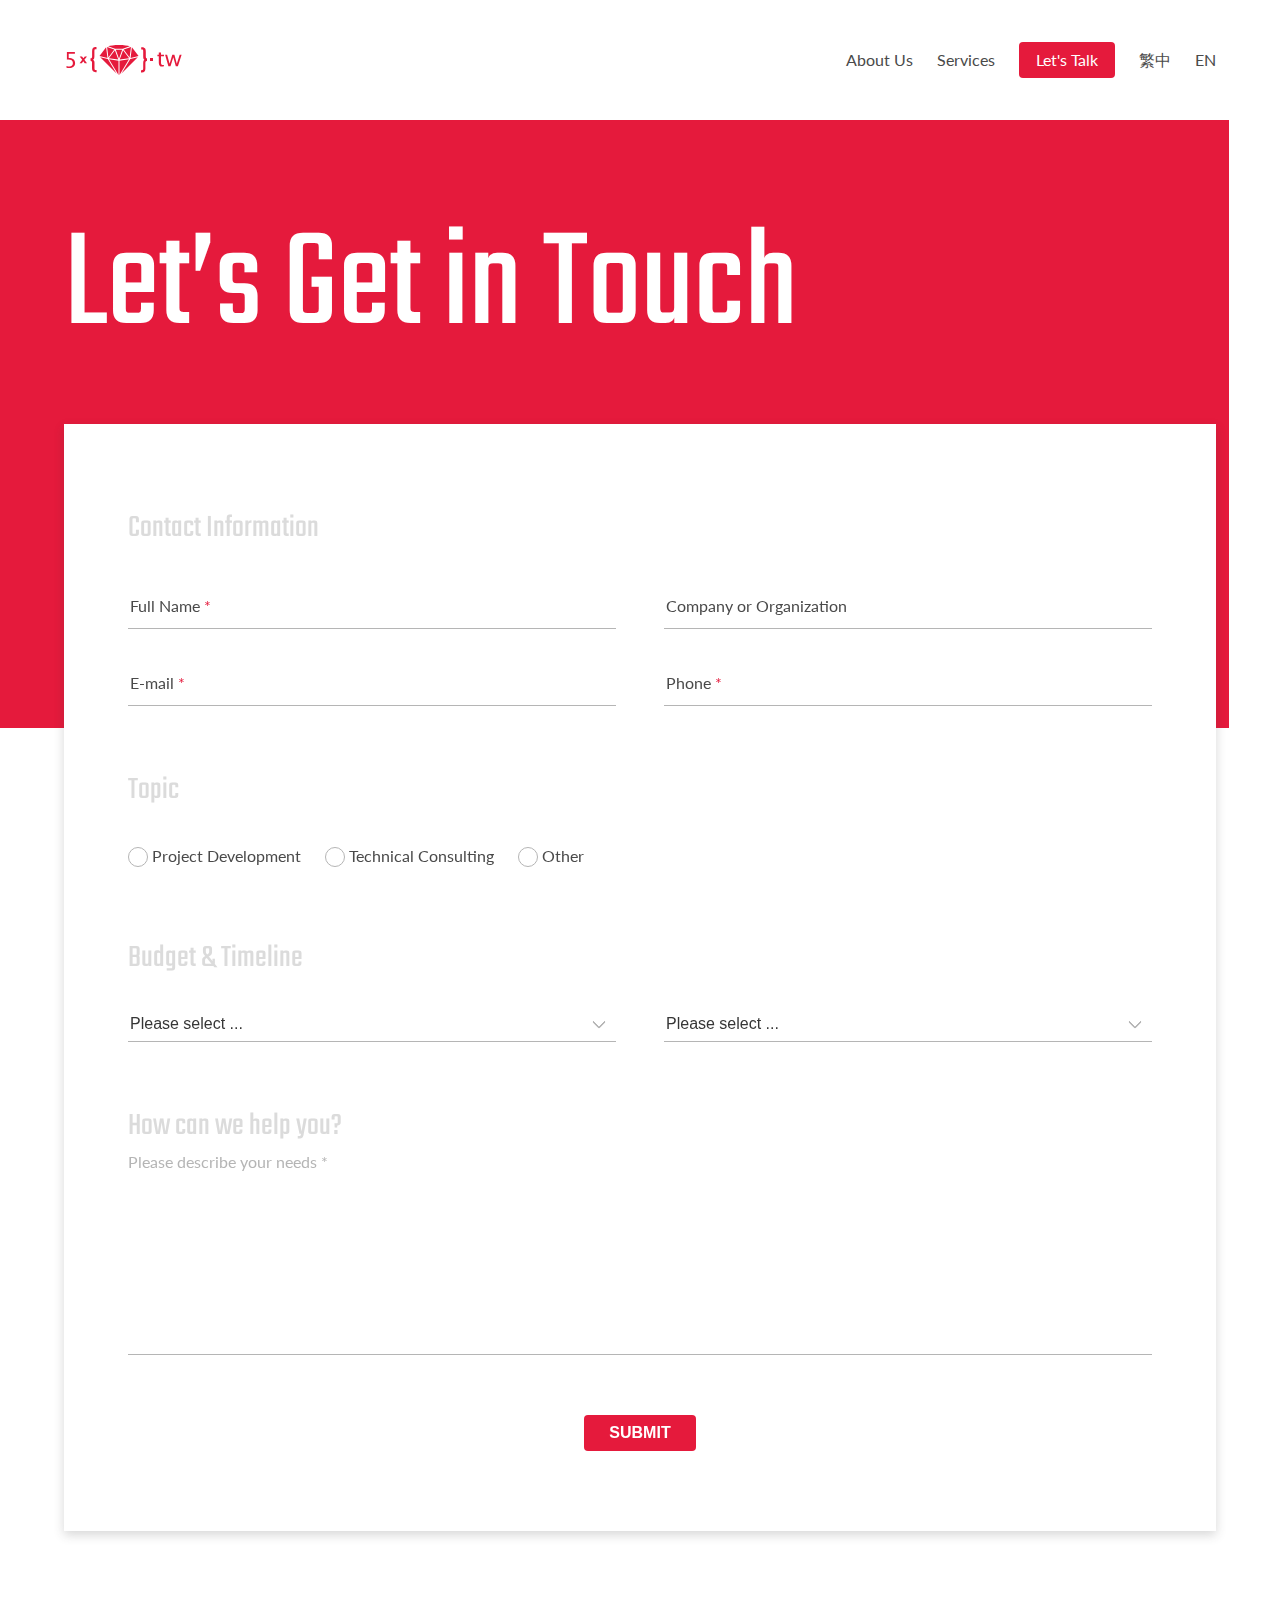
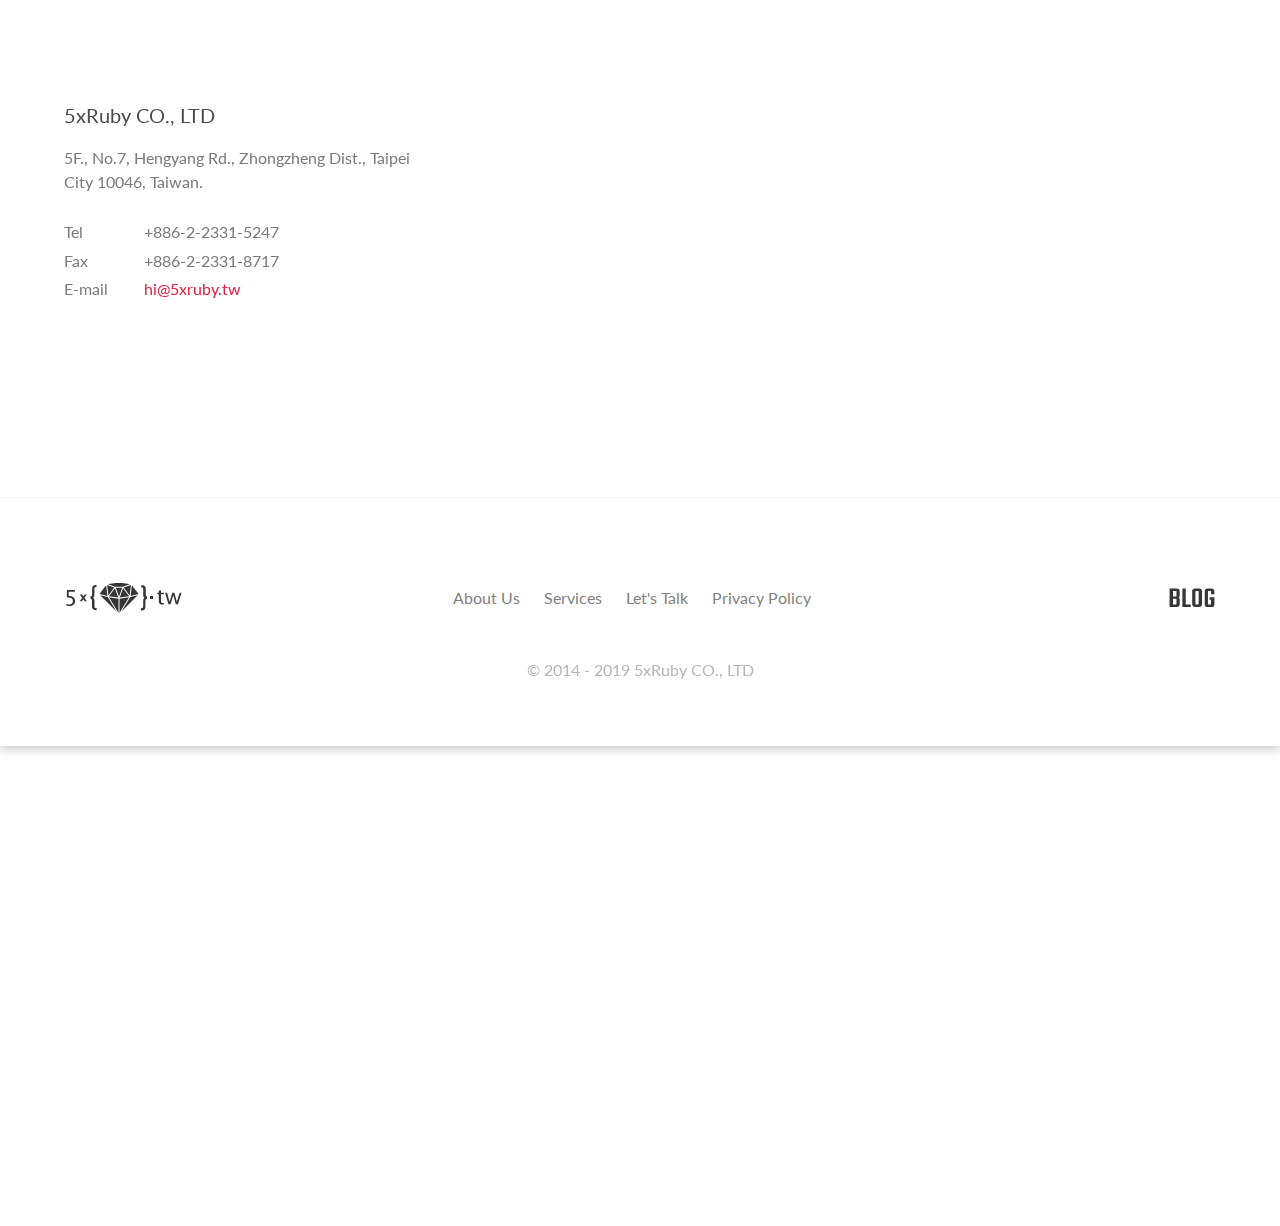
<file: en/contact/index.html>
<!DOCTYPE html><html lang="en"><head><meta content="text/html; charset=UTF-8" http-equiv="Content-Type" /><meta charset="utf-8" /><meta content="ie=edge" http-equiv="x-ua-compatible" /><meta content="width=device-width, height=device-height, initial-scale=1, maximum-scale=5" name="viewport" /><meta content="yes" name="apple-mobile-web-app-capable" /><meta content="telephone=no" name="format-detection" /><meta content="五倍紅寶石以 Ruby 這個優雅、有趣，且極具生產力的程式語言做為主要開發工具，提供 Ruby / Rails / Web / Mobile App / 技術顧問等多項服務。我們集結台灣資深的開發者，為你打造專屬的技術後盾，以超越期待的解決方案實現你的產品。" name="description" /><meta content="en" property="og:locale" /><meta content="5xRuby - Your Best Technical Partner" property="og:site_name" /><meta content="5xRuby - Your Best Technical Partner" property="og:title" /><meta content="五倍紅寶石以 Ruby 這個優雅、有趣，且極具生產力的程式語言做為主要開發工具，提供 Ruby / Rails / Web / Mobile App / 技術顧問等多項服務。我們集結台灣資深的開發者，為你打造專屬的技術後盾，以超越期待的解決方案實現你的產品。" property="og:description" /><meta content="https://dev.5xruby.tw/en/contact/" property="og:url" /><meta content="website" property="og:type" /><meta content="https://dev.5xruby.tw../../assets/images/og_image.png" property="og:image" /><link href="https://dev.5xruby.tw/en/contact/" rel="canonical" /><title>Let's Talk | 5xRuby - Your Best Technical Partner</title><link href="../../assets/images/public/apple-touch-icon-73e60c74.png" rel="apple-touch-icon" sizes="180x180" /><link href="../../assets/images/public/favicon-32x32-6c31fdf4.png" rel="icon" sizes="32x32" type="image/png" /><link href="../../assets/images/public/favicon-16x16-07aefeb5.png" rel="icon" sizes="16x16" type="image/png" /><link href="../../assets/images/public/favicon.ico" rel="icon" /><link href="../../assets/images/public/site.webmanifest" rel="manifest" /><link color="#e51a3c" href="../../assets/images/public/safari-pinned-tab-eae201a3.svg" rel="mask-icon" /><meta content="#e51a3c" name="msapplication-TileColor" /><meta content="#ffffff" name="theme-color" /><!--CSS & JS--><link crossorigin="anonymous" href="//use.fontawesome.com/releases/v5.7.2/css/all.css" integrity="sha384-fnmOCqbTlWIlj8LyTjo7mOUStjsKC4pOpQbqyi7RrhN7udi9RwhKkMHpvLbHG9Sr" rel="stylesheet" /><link href="../../assets/stylesheets/contact-3f2922f6.css" rel="stylesheet" /><script src="../../assets/javascripts/site-0ec65611.js"></script><script>document.addEventListener('DOMContentLoaded', function() {

  // Contact Form
  $('#new_contact').on('submit', function (e) {
    var lang = document.documentElement.lang;

    if ( lang == 'zh-TW') {
      alert('感謝您的來信，我們會儘快與您聯絡！');
    }
    else {
      alert('Thank you for your query about our services, we will get back to you as soon as possible.');
    }

    window.location.reload();
  });

  // Radio Input Tabindex
  $.fn.radioTabbable = function () {
    var groups = [];

    // group the inputs by name
    $(this).each(function () {
      var el = this;
      var thisGroup = groups[el.name] = (groups[el.name] || []);
      thisGroup.push(el);
    });

    $(this).on('keydown', function (e) {
      setTimeout(function () {
        var el = e.target;
        var thisGroup = groups[el.name] = (groups[el.name] || []);
        var indexOfTarget = thisGroup.indexOf(e.target);

        if (e.keyCode === 9) {
          if (indexOfTarget < (thisGroup.length - 1) && !(e.shiftKey)) {
            thisGroup[indexOfTarget + 1].focus();
          }
          else if (indexOfTarget > 0 && e.shiftKey) {
            thisGroup[indexOfTarget - 1].focus();
          }
        }
      });
    });
  };

  $(function(){
    $('.radiobutton').radioTabbable();
  });
});</script></head><body class="is-en is-en_contact"><div class="main is-flex has-background-white"><nav aria-label="main navigation" class="navbar has-padding-width-sm-tablet" id="navbar" role="navigation"><div class="container"><div class="navbar-brand"><a href="/en/" class="navbar-item"><?xml version="1.0" encoding="utf-8"?>
<svg version="1.1" class="main_logo" xmlns="http://www.w3.org/2000/svg" xmlns:xlink="http://www.w3.org/1999/xlink" x="0px" y="0px" width="120px" viewBox="0 0 120 40" style="enable-background:new 0 0 120 40;" xml:space="preserve">
	<path fill="#E51A3C" d="M11.1,23.2c0,1.5-0.5,2.7-1.6,3.6c-1,0.9-2.5,1.3-4.3,1.3c-0.8,0-1.7-0.1-2.7-0.3v-1.9
		c1.1,0.4,2,0.6,3,0.6c1,0,1.9-0.3,2.5-0.9c0.6-0.6,0.9-1.5,0.9-2.5c0-2.4-1.6-3.5-4.9-3.5c-0.4,0-0.8,0-1.1,0.1v-7.7h8v1.8H4.7v4.1
		c2,0,3.6,0.5,4.7,1.4C10.5,20.2,11.1,21.5,11.1,23.2z M23,16.4h-2.2l-1.4,1.9L18,16.4h-2.3l2.5,3.4l-2.6,3.5h2.2l1.5-2l1.4,2H23
		l-2.6-3.5L23,16.4z M31.6,7.1c-2.4,0-3.5,1.4-3.5,4.1v5.2c0,1.1-0.4,1.8-1.2,1.9c-0.2,0-0.3,0.1-0.4,0.2v2.3l0.1,0c0,0,0.1,0,0.1,0
		c0,0,0.1,0,0.1,0c0.4,0.1,0.7,0.3,0.9,0.6c0.2,0.3,0.3,0.8,0.3,1.4v4.9c0,1.6,0.3,2.7,0.9,3.4c0.6,0.7,1.5,1.1,2.8,1.1h0.9v-2.2
		h-0.4h-0.2c-0.6,0-1-0.1-1.2-0.3c-0.2-0.2-0.3-0.7-0.3-1.4l0-0.6v-4.9c0-0.8-0.1-1.3-0.3-1.8c-0.2-0.4-0.5-0.9-1-1.3
		c0.2-0.2,0.4-0.4,0.5-0.6c0.2-0.2,0.3-0.4,0.4-0.7c0.1-0.3,0.2-0.5,0.2-0.8c0-0.3,0.1-0.6,0.1-1.1v-5c0-1,0.1-1.6,0.2-1.9
		c0.2-0.3,0.6-0.4,1.2-0.4h0.7V7.2c-0.1-0.1-0.3-0.1-0.4-0.1H31.6z M86,20.9h3v-3h-3V20.9z M96.9,12.4l-2.1,0.2v2.1h-1.4v1.6h1.4v6.8
		c0,1.1,0.3,1.9,0.9,2.6s1.4,0.9,2.5,0.9c0.5,0,1-0.1,1.7-0.3v-1.4c-0.4,0.1-0.7,0.1-1,0.1c-1.3,0-1.9-0.8-1.9-2.3v-6.4h3v-1.6h-3
		V12.4z M115.7,14.7l-2.9,9l-2.4-9h-2.1l-2.7,9l-2.5-9h-2l3.3,11.6h2.1l2.8-9l2.5,9h2.1l3.7-11.6H115.7z M83.1,18.6
		C83,18.6,83,18.6,83.1,18.6c-0.5-0.1-0.9-0.4-1-0.6c-0.2-0.3-0.3-0.8-0.3-1.4v-4.9c0-1.6-0.3-2.7-0.9-3.4c-0.6-0.7-1.5-1.1-2.8-1.1
		h-0.9v2.2h0.4h0.2c0.6,0,1,0.1,1.1,0.3c0.2,0.2,0.3,0.7,0.3,1.4l0,0.6v4.9c0,0.7,0.1,1.3,0.2,1.8c0.2,0.4,0.5,0.9,1,1.4
		c-0.4,0.4-0.8,0.8-0.9,1.2c-0.2,0.4-0.3,1-0.3,1.9v5c0,1-0.1,1.6-0.3,1.9c-0.2,0.3-0.6,0.4-1.2,0.4h-0.7v2.2
		c0.1,0.1,0.3,0.1,0.4,0.1h0.5c2.4,0,3.5-1.4,3.5-4.1V23c0-1.1,0.4-1.8,1.2-1.9c0.2,0,0.3-0.1,0.4-0.2v-2.3L83.1,18.6
		C83.1,18.6,83.1,18.6,83.1,18.6z M55.5,20.7V35L65,19.3L55.5,20.7z M55.7,19.6l9.4-1.3l-6-8L55.7,19.6z M66.6,18l8-2l-6.7-8.7
		L66.6,18z M67,6.9l-7.3,2.6l5.9,7.9L67,6.9z M36.2,17.2l16.3,16.3l-8.7-14.4L36.2,17.2z M54.5,35V20.7L45,19.3L54.5,35z M57.5,33.5
		l16.3-16.3l-7.5,1.9L57.5,33.5z M58.8,8.8l7-2.6C63.8,5.7,59.7,5,55,5s-8.8,0.7-10.9,1.2l7,2.6H58.8z M51.8,9.7l3.2,9.1l3.2-9.1
		H51.8z M54.3,19.6l-3.4-9.4l-6,8L54.3,19.6z M42.1,7.3L35.5,16l8,2L42.1,7.3z M50.3,9.5l-7.2-2.6l1.3,10.6L50.3,9.5z"/>
</svg></a><a aria-expanded="false" aria-label="menu" class="navbar-burger burger" data-target="mainNavbar" role="button"><span aria-hidden="true"></span><span aria-hidden="true"></span><span aria-hidden="true"></span></a></div><div class="navbar-menu" id="mainNavbar"><div class="navbar-end has-text-centered"><a href="/en/dev-5xruby-staging/about" class="navbar-item">About Us</a><a href="/en/dev-5xruby-staging/services" class="navbar-item">Services</a><div class="navbar-item has-text-centered"><a href="/en/dev-5xruby-staging/contact" class="button is-primary">Let's Talk</a></div><a href="dev-5xruby-staging/" class="navbar-item" data-link="/en/contact/">繁中</a><a href="dev-5xruby-staging/en" class="navbar-item" data-link="/en/contact/">EN</a></div></div></div></nav><div class="main__container"><div class="contact"><section class="hero is-banner is-medium is-primary"><div class="hero-body"><div class="container"><h1 class="has-text-white is-text-teko is-size-mega">Let’s Get in Touch</h1></div></div></section><section class="section contact__form"><div class="container"><div class="card"><div class="card-content"><form action="https://docs.google.com/forms/u/1/d/e/1FAIpQLSflxfV0hVc64OMXg442wWGrnlc3m_NK6Y7WDDDzcjxEbkSQqw/formResponse" id="new_contact" method="POST" target="processForm"><h3 class="has-text-grey-lighter is-text-teko is-size-3 has-margin-bottom-sm">Contact Information</h3><div class="columns is-variable is-4 is-6-desktop is-multiline has-margin-bottom-md"><div class="column is-half"><div class="field"><div class="control contact__input"><input class="input is-medium" id="contact_name" name="entry.1943065018" placeholder="&nbsp;" required="" tabindex="" type="text" /><label class="is-label" for="contact_name">Full Name<span class="is-required">&nbsp;*</span></label><span class="is-border"></span></div></div></div><div class="column is-half"><div class="field"><div class="control contact__input"><input class="input is-medium" id="contact_company" name="entry.41694026" placeholder="&nbsp;" tabindex="" type="text" /><label class="is-label" for="contact_company">Company or Organization</label><span class="is-border"></span></div></div></div><div class="column is-half"><div class="field"><div class="control contact__input"><input class="input is-medium" id="contact_email" name="entry.1964139048" pattern="[A-Za-z0-9._%+-]+@[A-Za-z0-9.-]+\.[A-Za-z]{1,63}$" placeholder="&nbsp;" required="" tabindex="" type="email" /><label class="is-label" for="contact_email">E-mail<span class="is-required">&nbsp;*</span></label><span class="is-border"></span></div></div></div><div class="column is-half"><div class="field"><div class="control contact__input"><input class="input is-medium" id="contact_phone" name="entry.214751228" placeholder="&nbsp;" required="" tabindex="" type="tel" /><label class="is-label" for="contact_phone">Phone<span class="is-required">&nbsp;*</span></label><span class="is-border"></span></div></div></div></div><h3 class="has-text-grey-lighter is-text-teko is-size-3 has-margin-bottom-sm">Topic</h3><div class="columns has-margin-bottom-md"><div class="column"><div class="field"><div class="control"><label class="radio contact__radio"><input class="radiobutton" name="entry.549980577" required="" tabindex="" type="radio" value="專案開發" />Project Development</label><label class="radio contact__radio"><input class="radiobutton" name="entry.549980577" tabindex="" type="radio" value="技術諮詢" />Technical Consulting</label><label class="radio contact__radio"><input class="radiobutton" name="entry.549980577" tabindex="" type="radio" value="其他" />Other</label></div></div></div></div><h3 class="has-text-grey-lighter is-text-teko is-size-3 has-margin-bottom-sm">Budget & Timeline</h3><div class="columns is-variable is-4 is-6-desktop has-margin-bottom-md"><div class="column is-half"><div class="field"><div class="control"><div class="select contact__select is-fullwidth"><select name="entry.460509671" required=""><option disabled="" selected="" tabindex="" value="">Please select ...</option><option value="NTD 100,000 ~ NTD 300,000">NTD 100,000 ~ NTD 300,000</option><option value="NTD 300,000 ~ NTD 600,000">NTD 300,000 ~ NTD 600,000</option><option value="大於 NTD 600,000">Over NTD 600,000</option><option value="未定">Undecided</option></select></div></div></div></div><div class="column is-half"><div class="field"><div class="control"><div class="select contact__select is-fullwidth"><select name="entry.1527349144" required=""><option disabled="" selected="" tabindex="" value="">Please select ...</option><option value="3 個月內">within 3 months</option><option value="3 ~ 6 個月">3 ~ 6 months</option><option value="大於 6 個月">more than 6 months</option><option value="未定">Undecided</option></select></div></div></div></div></div><h3 class="has-text-grey-lighter is-text-teko is-size-3">How can we help you?</h3><p class="note has-text-grey-light has-margin-bottom-xs">Please describe your needs *</p><div class="columns has-margin-bottom-md"><div class="column"><div class="field"><div class="control contact__textarea"><textarea class="textarea" name="entry.612828237" required="" rows="6" tabindex=""></textarea><span class="is-border"></span></div></div></div></div><div class="contact__notify"></div><div class="field"><div class="control has-text-centered"><input class="button is-primary has-text-weight-semibold has-padding-width-sm" type="submit" value="SUBMIT" /></div></div></form><iframe id="processForm" name="processForm" style="display:none"></iframe></div></div></div></section><section class="section contact__info"><div class="container"><div class="columns is-vcentered is-variable is-4 is-6-desktop"><div class="column is-5 is-4-desktop is-3-fullhd"><h2 class="is-size-5 has-margin-bottom-xs">5xRuby CO., LTD</h2><p class="has-text-grey has-margin-bottom-sm">5F., No.7, Hengyang Rd., Zhongzheng Dist., Taipei City 10046, Taiwan.</p><div class="contact__info__list is-text-lato has-text-grey has-margin-bottom-sm"><div class="columns is-marginless is-mobile"><div class="column is-paddingless is-narrow"><p>Tel</p></div><div class="column is-paddingless"><p>+886-2-2331-5247</p></div></div><div class="columns is-marginless is-mobile"><div class="column is-paddingless is-narrow"><p>Fax</p></div><div class="column is-paddingless"><p>+886-2-2331-8717</p></div></div><div class="columns is-marginless is-mobile"><div class="column is-paddingless is-narrow"><p>E-mail</p></div><div class="column is-paddingless"><a class="has-text-primary" href="mailto:hi@5xruby.tw">hi@5xruby.tw</a></div></div></div></div><div class="column"><iframe allowfullscreen="" height="240px" src="https://snazzymaps.com/embed/138372" style="border:none;" title="5xruby at Google Map" width="100%"></iframe></div></div></div></section></div></div><footer class="footer"><div class="container"><div class="level is-marginless"><div class="level-left has-text-centered"><?xml version="1.0" encoding="utf-8"?>
<svg version="1.1" class="main_logo" xmlns="http://www.w3.org/2000/svg" xmlns:xlink="http://www.w3.org/1999/xlink" x="0px" y="0px" width="120px" viewBox="0 0 120 40" style="enable-background:new 0 0 120 40;" xml:space="preserve">
	<path fill="#E51A3C" d="M11.1,23.2c0,1.5-0.5,2.7-1.6,3.6c-1,0.9-2.5,1.3-4.3,1.3c-0.8,0-1.7-0.1-2.7-0.3v-1.9
		c1.1,0.4,2,0.6,3,0.6c1,0,1.9-0.3,2.5-0.9c0.6-0.6,0.9-1.5,0.9-2.5c0-2.4-1.6-3.5-4.9-3.5c-0.4,0-0.8,0-1.1,0.1v-7.7h8v1.8H4.7v4.1
		c2,0,3.6,0.5,4.7,1.4C10.5,20.2,11.1,21.5,11.1,23.2z M23,16.4h-2.2l-1.4,1.9L18,16.4h-2.3l2.5,3.4l-2.6,3.5h2.2l1.5-2l1.4,2H23
		l-2.6-3.5L23,16.4z M31.6,7.1c-2.4,0-3.5,1.4-3.5,4.1v5.2c0,1.1-0.4,1.8-1.2,1.9c-0.2,0-0.3,0.1-0.4,0.2v2.3l0.1,0c0,0,0.1,0,0.1,0
		c0,0,0.1,0,0.1,0c0.4,0.1,0.7,0.3,0.9,0.6c0.2,0.3,0.3,0.8,0.3,1.4v4.9c0,1.6,0.3,2.7,0.9,3.4c0.6,0.7,1.5,1.1,2.8,1.1h0.9v-2.2
		h-0.4h-0.2c-0.6,0-1-0.1-1.2-0.3c-0.2-0.2-0.3-0.7-0.3-1.4l0-0.6v-4.9c0-0.8-0.1-1.3-0.3-1.8c-0.2-0.4-0.5-0.9-1-1.3
		c0.2-0.2,0.4-0.4,0.5-0.6c0.2-0.2,0.3-0.4,0.4-0.7c0.1-0.3,0.2-0.5,0.2-0.8c0-0.3,0.1-0.6,0.1-1.1v-5c0-1,0.1-1.6,0.2-1.9
		c0.2-0.3,0.6-0.4,1.2-0.4h0.7V7.2c-0.1-0.1-0.3-0.1-0.4-0.1H31.6z M86,20.9h3v-3h-3V20.9z M96.9,12.4l-2.1,0.2v2.1h-1.4v1.6h1.4v6.8
		c0,1.1,0.3,1.9,0.9,2.6s1.4,0.9,2.5,0.9c0.5,0,1-0.1,1.7-0.3v-1.4c-0.4,0.1-0.7,0.1-1,0.1c-1.3,0-1.9-0.8-1.9-2.3v-6.4h3v-1.6h-3
		V12.4z M115.7,14.7l-2.9,9l-2.4-9h-2.1l-2.7,9l-2.5-9h-2l3.3,11.6h2.1l2.8-9l2.5,9h2.1l3.7-11.6H115.7z M83.1,18.6
		C83,18.6,83,18.6,83.1,18.6c-0.5-0.1-0.9-0.4-1-0.6c-0.2-0.3-0.3-0.8-0.3-1.4v-4.9c0-1.6-0.3-2.7-0.9-3.4c-0.6-0.7-1.5-1.1-2.8-1.1
		h-0.9v2.2h0.4h0.2c0.6,0,1,0.1,1.1,0.3c0.2,0.2,0.3,0.7,0.3,1.4l0,0.6v4.9c0,0.7,0.1,1.3,0.2,1.8c0.2,0.4,0.5,0.9,1,1.4
		c-0.4,0.4-0.8,0.8-0.9,1.2c-0.2,0.4-0.3,1-0.3,1.9v5c0,1-0.1,1.6-0.3,1.9c-0.2,0.3-0.6,0.4-1.2,0.4h-0.7v2.2
		c0.1,0.1,0.3,0.1,0.4,0.1h0.5c2.4,0,3.5-1.4,3.5-4.1V23c0-1.1,0.4-1.8,1.2-1.9c0.2,0,0.3-0.1,0.4-0.2v-2.3L83.1,18.6
		C83.1,18.6,83.1,18.6,83.1,18.6z M55.5,20.7V35L65,19.3L55.5,20.7z M55.7,19.6l9.4-1.3l-6-8L55.7,19.6z M66.6,18l8-2l-6.7-8.7
		L66.6,18z M67,6.9l-7.3,2.6l5.9,7.9L67,6.9z M36.2,17.2l16.3,16.3l-8.7-14.4L36.2,17.2z M54.5,35V20.7L45,19.3L54.5,35z M57.5,33.5
		l16.3-16.3l-7.5,1.9L57.5,33.5z M58.8,8.8l7-2.6C63.8,5.7,59.7,5,55,5s-8.8,0.7-10.9,1.2l7,2.6H58.8z M51.8,9.7l3.2,9.1l3.2-9.1
		H51.8z M54.3,19.6l-3.4-9.4l-6,8L54.3,19.6z M42.1,7.3L35.5,16l8,2L42.1,7.3z M50.3,9.5l-7.2-2.6l1.3,10.6L50.3,9.5z"/>
</svg></div><div class="level-item has-margin-top-sm is-marginless-tablet"><nav class="navbar has-text-centered"><a href="/en/dev-5xruby-staging/about" class="navbar-item is-inline-block-mobile">About Us</a><a href="/en/dev-5xruby-staging/service" class="navbar-item is-inline-block-mobile">Services</a><a href="/en/dev-5xruby-staging/contact" class="navbar-item is-inline-block-mobile">Let's Talk</a><a href="/en/dev-5xruby-staging/privacy_policy" class="navbar-item is-inline-block-mobile">Privacy Policy</a></nav></div><div class="level-right has-margin-top-sm is-marginless-tablet"><div class="level is-mobile"><div class="level-item"><a href="https://www.facebook.com/5xruby" target="_blank" rel="noopener" class="social-media"><span class="icon is-medium has-text-dark"><i class="fab fa-facebook-f fa-lg"></i></span></a></div><div class="level-item"><a href="https://twitter.com/5xruby" target="_blank" rel="noopener" class="social-media"><span class="icon is-medium has-text-dark"><i class="fab fa-twitter fa-lg"></i></span></a></div><div class="level-item"><a href="https://5xruby.tw/posts/" target="_blank" rel="noopener" class="social-media"><span class="icon is-large"><svg viewBox="0 0 52 32" width="52px" xmlns="http://www.w3.org/2000/svg"><path d="M9.2 13.7V9.5c0-.3-.1-.6-.2-.7-.1-.1-.4-.1-.7-.1H5.4v5.9h2.9c.4 0 .6-.1.7-.2.1-.1.2-.4.2-.7zm0 8.8v-4.4c0-.3-.1-.6-.2-.7-.1-.1-.4-.2-.7-.2H5.4v6.1h2.9c.4 0 .6-.1.7-.2.1-.1.2-.3.2-.6zM1.7 6h7.6c2.3 0 3.4 1 3.4 3.1v4.3c0 1.3-.4 2.1-1.3 2.4.9.3 1.3 1.1 1.3 2.3v4.7c0 2.1-1.1 3.1-3.4 3.1H1.7V6zm17.6 17.2h5.3V26h-9V6h3.6v17.2zM29.6 6h3.9c2.3 0 3.4 1 3.4 3.1v13.7c0 2.1-1.1 3.1-3.4 3.1h-3.9c-2.3 0-3.4-1-3.4-3.1V9.1C26.1 7 27.3 6 29.6 6zm3.6 16.3V9.6c0-.3-.1-.6-.2-.7-.1-.1-.4-.2-.7-.2h-1.7c-.4 0-.6.1-.7.2-.1.1-.2.3-.2.7v12.7c0 .3.1.6.2.7.1.1.4.2.7.2h1.7c.3 0 .6-.1.7-.2.2-.1.2-.3.2-.7zm17.1-10.2h-3.7V9.5c0-.3-.1-.6-.2-.7-.1-.1-.4-.2-.7-.2h-1.5c-.3 0-.6.1-.7.2-.1.1-.2.3-.2.7v13c0 .3.1.6.2.7.1.1.4.2.7.2h1.5c.3 0 .6-.1.7-.2.1-.1.2-.3.2-.7v-4.4H45v-2.6h5.3v7.4c0 2.1-1.1 3.1-3.4 3.1h-3.7c-2.3 0-3.4-1-3.4-3.1V9.1C39.7 7 40.8 6 43.1 6h3.7c2.3 0 3.4 1 3.4 3.1v3z" fill="#363636"></path></svg></span></a></div></div></div></div><div class="level"><div class="level-item"><p class="copyright has-text-grey-light has-text-centered">&copy; 2014 - 2019&nbsp;5xRuby CO., LTD</p></div></div></div></footer></div><section class="hero cta" id="mainCTA"><div class="cta__background"></div><div class="cta__mask"></div><a href="/en/contact" class="cta__link is-flex is-aligned-center is-justified-center"><div class="has-text-centered has-text-left-tablet"><p class="has-text-white is-text-lato is-size-5">Like our approach?</p><p class="is-text-teko has-text-white is-size-mega">Let’s Work Together</p></div></a></section></body></html>
</file>
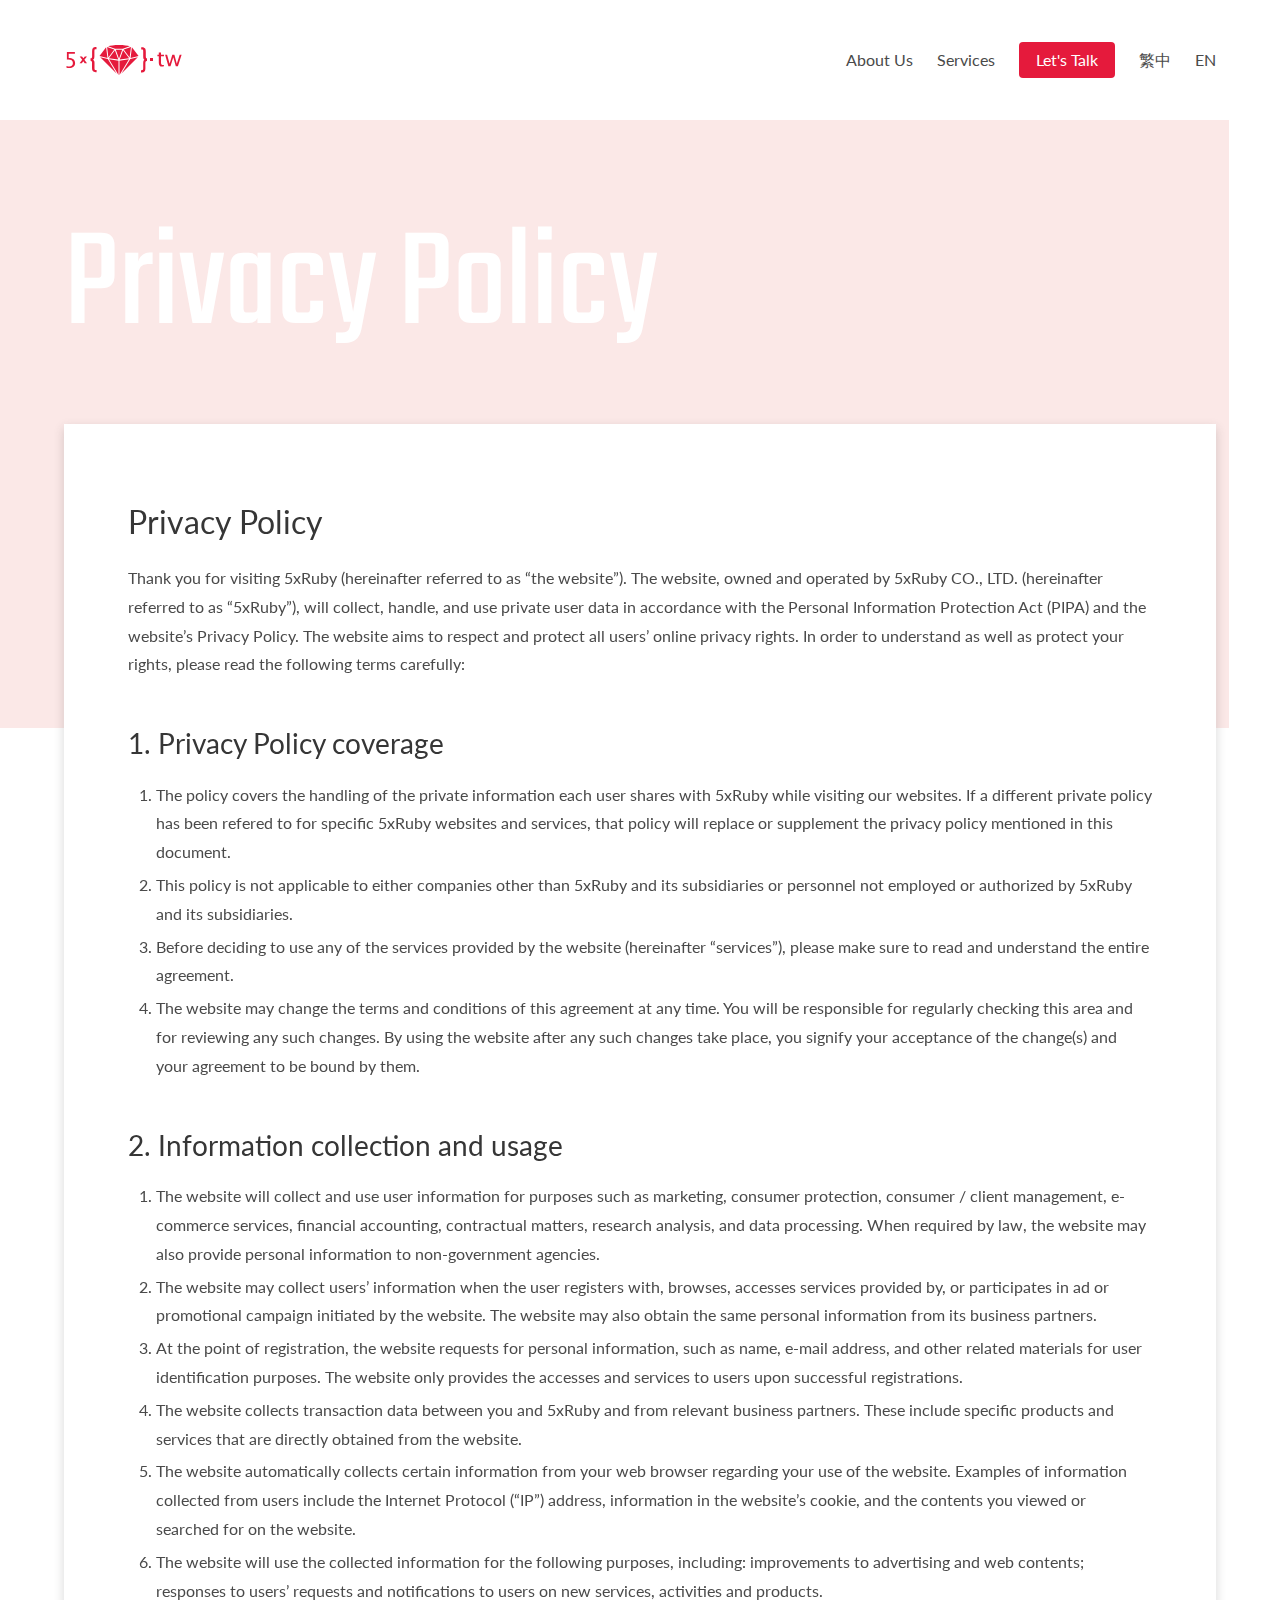
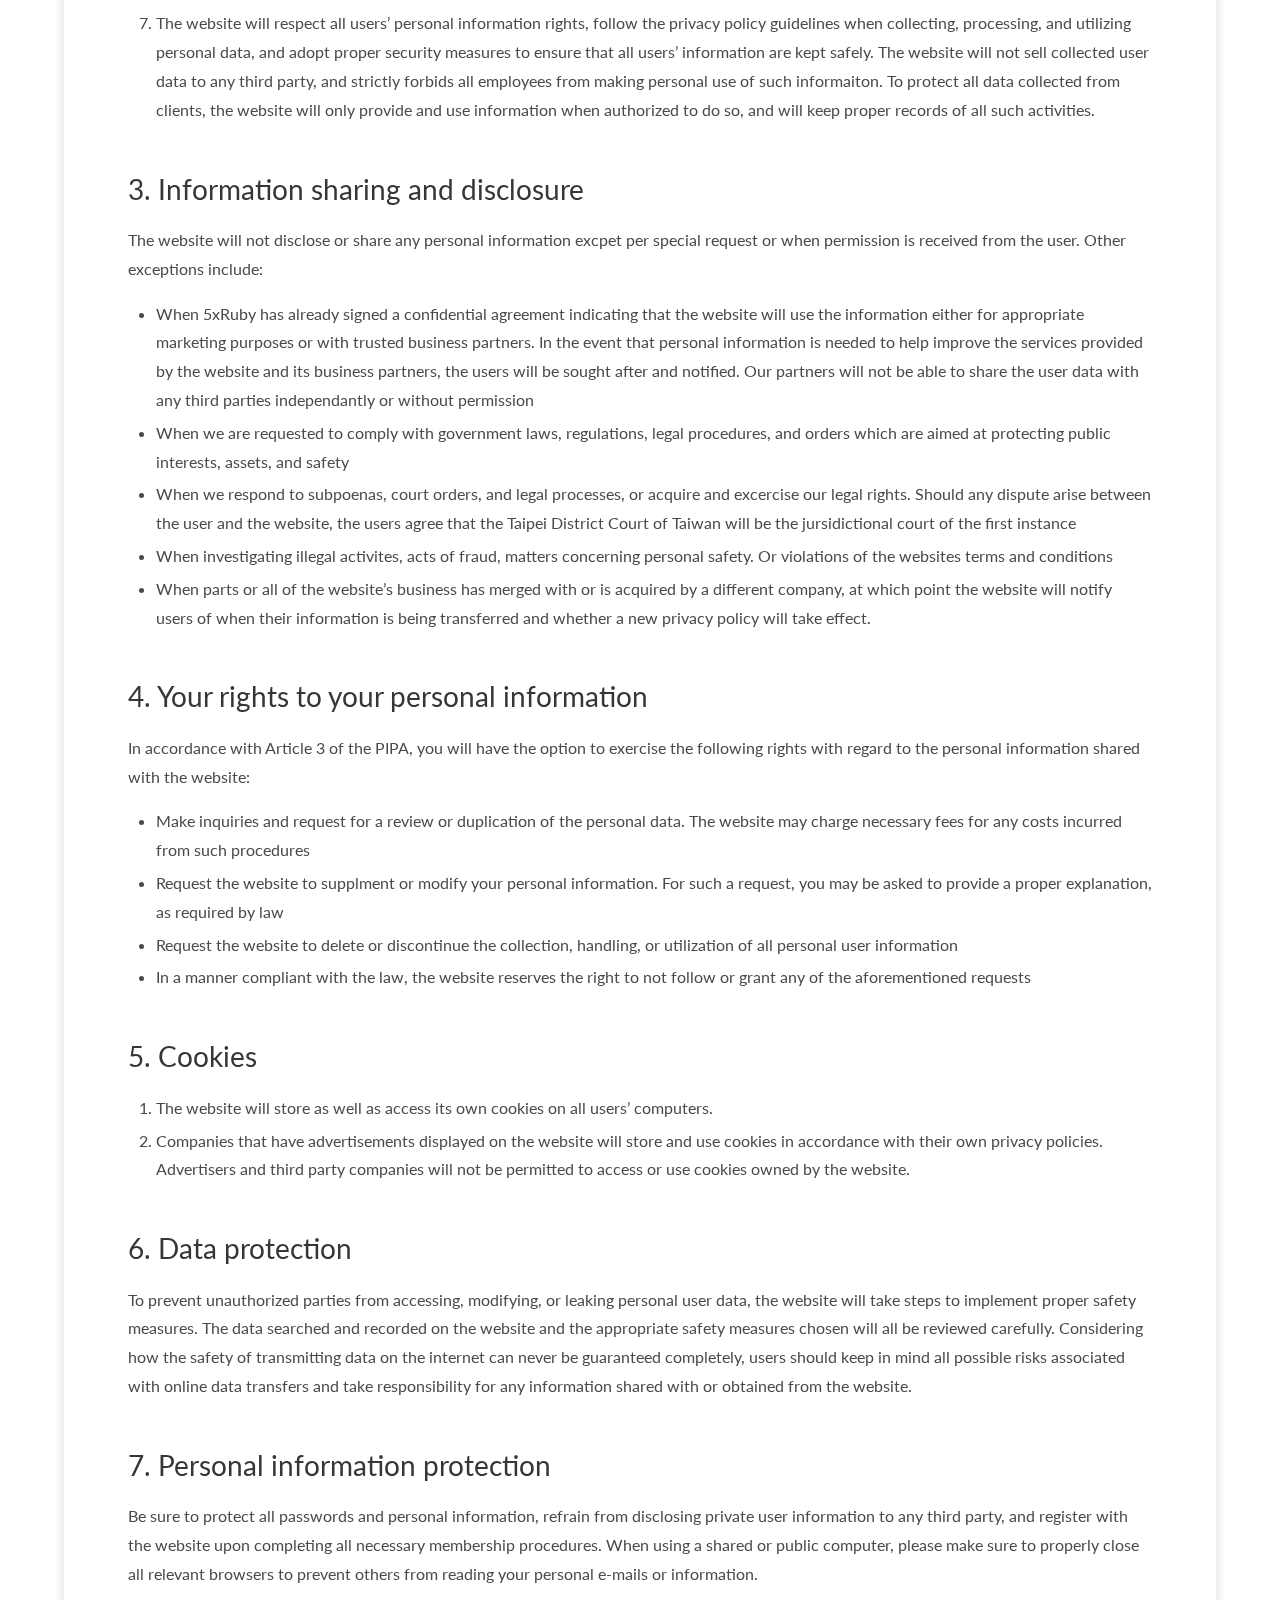
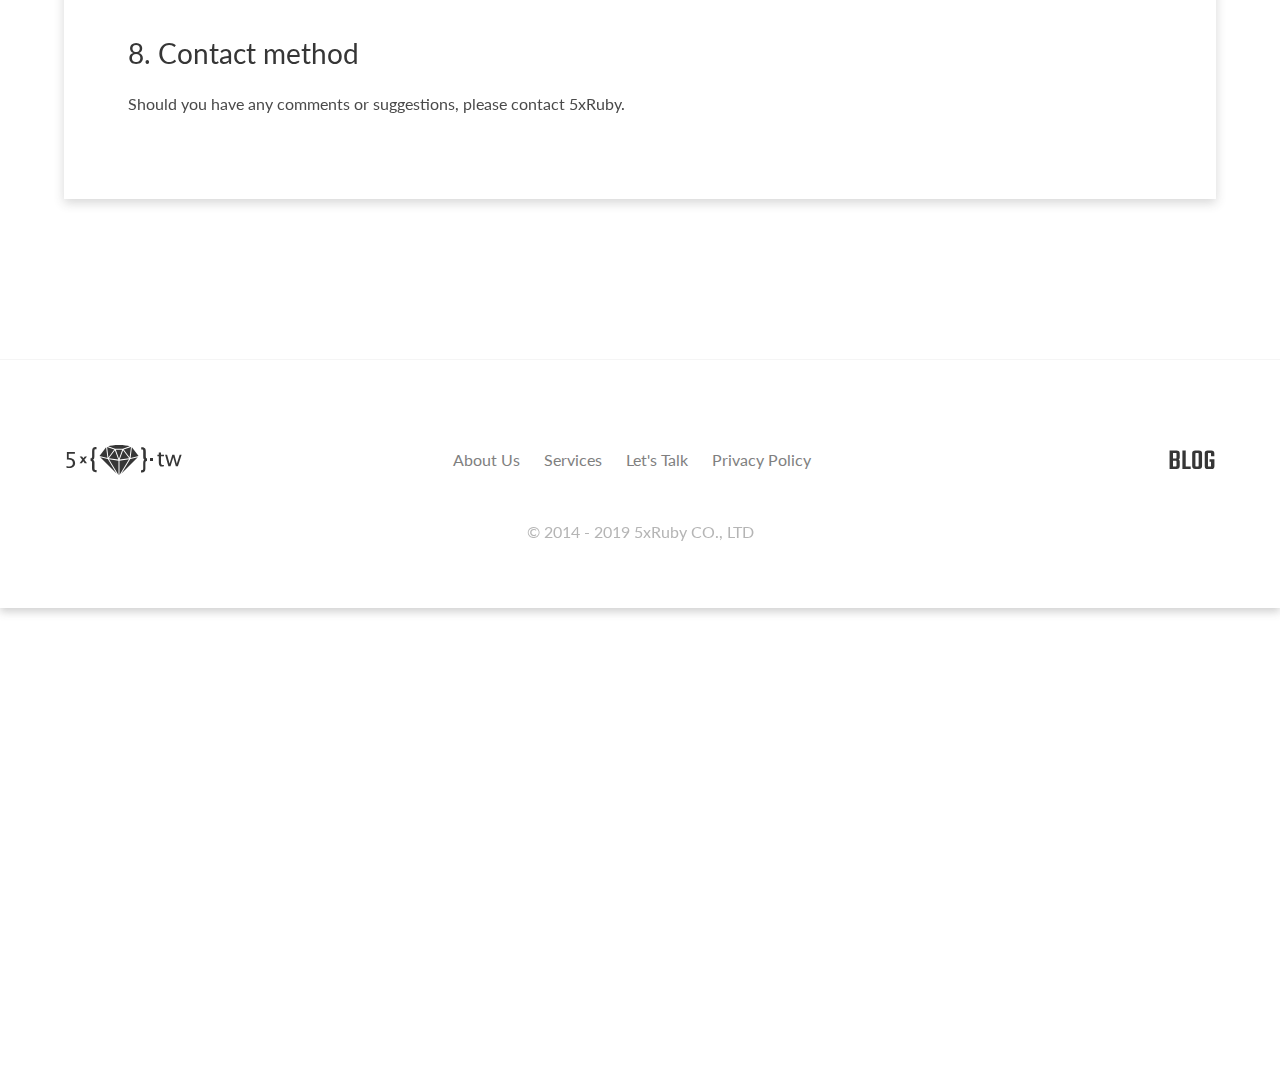
<file: en/privacy_policy/index.html>
<!DOCTYPE html><html lang="en"><head><meta content="text/html; charset=UTF-8" http-equiv="Content-Type" /><meta charset="utf-8" /><meta content="ie=edge" http-equiv="x-ua-compatible" /><meta content="width=device-width, height=device-height, initial-scale=1, maximum-scale=5" name="viewport" /><meta content="yes" name="apple-mobile-web-app-capable" /><meta content="telephone=no" name="format-detection" /><meta content="五倍紅寶石以 Ruby 這個優雅、有趣，且極具生產力的程式語言做為主要開發工具，提供 Ruby / Rails / Web / Mobile App / 技術顧問等多項服務。我們集結台灣資深的開發者，為你打造專屬的技術後盾，以超越期待的解決方案實現你的產品。" name="description" /><meta content="en" property="og:locale" /><meta content="5xRuby - Your Best Technical Partner" property="og:site_name" /><meta content="5xRuby - Your Best Technical Partner" property="og:title" /><meta content="五倍紅寶石以 Ruby 這個優雅、有趣，且極具生產力的程式語言做為主要開發工具，提供 Ruby / Rails / Web / Mobile App / 技術顧問等多項服務。我們集結台灣資深的開發者，為你打造專屬的技術後盾，以超越期待的解決方案實現你的產品。" property="og:description" /><meta content="https://dev.5xruby.tw/en/privacy_policy/" property="og:url" /><meta content="website" property="og:type" /><meta content="https://dev.5xruby.tw../../assets/images/og_image.png" property="og:image" /><link href="https://dev.5xruby.tw/en/privacy_policy/" rel="canonical" /><title>Privacy Policy | 5xRuby - Your Best Technical Partner</title><link href="../../assets/images/public/apple-touch-icon-73e60c74.png" rel="apple-touch-icon" sizes="180x180" /><link href="../../assets/images/public/favicon-32x32-6c31fdf4.png" rel="icon" sizes="32x32" type="image/png" /><link href="../../assets/images/public/favicon-16x16-07aefeb5.png" rel="icon" sizes="16x16" type="image/png" /><link href="../../assets/images/public/favicon.ico" rel="icon" /><link href="../../assets/images/public/site.webmanifest" rel="manifest" /><link color="#e51a3c" href="../../assets/images/public/safari-pinned-tab-eae201a3.svg" rel="mask-icon" /><meta content="#e51a3c" name="msapplication-TileColor" /><meta content="#ffffff" name="theme-color" /><!--CSS & JS--><link crossorigin="anonymous" href="//use.fontawesome.com/releases/v5.7.2/css/all.css" integrity="sha384-fnmOCqbTlWIlj8LyTjo7mOUStjsKC4pOpQbqyi7RrhN7udi9RwhKkMHpvLbHG9Sr" rel="stylesheet" /><link href="../../assets/stylesheets/privacy-c0b2fe3f.css" rel="stylesheet" /><script src="../../assets/javascripts/site-0ec65611.js"></script></head><body class="is-en is-en_privacy_policy"><div class="main is-flex has-background-white"><nav aria-label="main navigation" class="navbar has-padding-width-sm-tablet" id="navbar" role="navigation"><div class="container"><div class="navbar-brand"><a href="/en/" class="navbar-item"><?xml version="1.0" encoding="utf-8"?>
<svg version="1.1" class="main_logo" xmlns="http://www.w3.org/2000/svg" xmlns:xlink="http://www.w3.org/1999/xlink" x="0px" y="0px" width="120px" viewBox="0 0 120 40" style="enable-background:new 0 0 120 40;" xml:space="preserve">
	<path fill="#E51A3C" d="M11.1,23.2c0,1.5-0.5,2.7-1.6,3.6c-1,0.9-2.5,1.3-4.3,1.3c-0.8,0-1.7-0.1-2.7-0.3v-1.9
		c1.1,0.4,2,0.6,3,0.6c1,0,1.9-0.3,2.5-0.9c0.6-0.6,0.9-1.5,0.9-2.5c0-2.4-1.6-3.5-4.9-3.5c-0.4,0-0.8,0-1.1,0.1v-7.7h8v1.8H4.7v4.1
		c2,0,3.6,0.5,4.7,1.4C10.5,20.2,11.1,21.5,11.1,23.2z M23,16.4h-2.2l-1.4,1.9L18,16.4h-2.3l2.5,3.4l-2.6,3.5h2.2l1.5-2l1.4,2H23
		l-2.6-3.5L23,16.4z M31.6,7.1c-2.4,0-3.5,1.4-3.5,4.1v5.2c0,1.1-0.4,1.8-1.2,1.9c-0.2,0-0.3,0.1-0.4,0.2v2.3l0.1,0c0,0,0.1,0,0.1,0
		c0,0,0.1,0,0.1,0c0.4,0.1,0.7,0.3,0.9,0.6c0.2,0.3,0.3,0.8,0.3,1.4v4.9c0,1.6,0.3,2.7,0.9,3.4c0.6,0.7,1.5,1.1,2.8,1.1h0.9v-2.2
		h-0.4h-0.2c-0.6,0-1-0.1-1.2-0.3c-0.2-0.2-0.3-0.7-0.3-1.4l0-0.6v-4.9c0-0.8-0.1-1.3-0.3-1.8c-0.2-0.4-0.5-0.9-1-1.3
		c0.2-0.2,0.4-0.4,0.5-0.6c0.2-0.2,0.3-0.4,0.4-0.7c0.1-0.3,0.2-0.5,0.2-0.8c0-0.3,0.1-0.6,0.1-1.1v-5c0-1,0.1-1.6,0.2-1.9
		c0.2-0.3,0.6-0.4,1.2-0.4h0.7V7.2c-0.1-0.1-0.3-0.1-0.4-0.1H31.6z M86,20.9h3v-3h-3V20.9z M96.9,12.4l-2.1,0.2v2.1h-1.4v1.6h1.4v6.8
		c0,1.1,0.3,1.9,0.9,2.6s1.4,0.9,2.5,0.9c0.5,0,1-0.1,1.7-0.3v-1.4c-0.4,0.1-0.7,0.1-1,0.1c-1.3,0-1.9-0.8-1.9-2.3v-6.4h3v-1.6h-3
		V12.4z M115.7,14.7l-2.9,9l-2.4-9h-2.1l-2.7,9l-2.5-9h-2l3.3,11.6h2.1l2.8-9l2.5,9h2.1l3.7-11.6H115.7z M83.1,18.6
		C83,18.6,83,18.6,83.1,18.6c-0.5-0.1-0.9-0.4-1-0.6c-0.2-0.3-0.3-0.8-0.3-1.4v-4.9c0-1.6-0.3-2.7-0.9-3.4c-0.6-0.7-1.5-1.1-2.8-1.1
		h-0.9v2.2h0.4h0.2c0.6,0,1,0.1,1.1,0.3c0.2,0.2,0.3,0.7,0.3,1.4l0,0.6v4.9c0,0.7,0.1,1.3,0.2,1.8c0.2,0.4,0.5,0.9,1,1.4
		c-0.4,0.4-0.8,0.8-0.9,1.2c-0.2,0.4-0.3,1-0.3,1.9v5c0,1-0.1,1.6-0.3,1.9c-0.2,0.3-0.6,0.4-1.2,0.4h-0.7v2.2
		c0.1,0.1,0.3,0.1,0.4,0.1h0.5c2.4,0,3.5-1.4,3.5-4.1V23c0-1.1,0.4-1.8,1.2-1.9c0.2,0,0.3-0.1,0.4-0.2v-2.3L83.1,18.6
		C83.1,18.6,83.1,18.6,83.1,18.6z M55.5,20.7V35L65,19.3L55.5,20.7z M55.7,19.6l9.4-1.3l-6-8L55.7,19.6z M66.6,18l8-2l-6.7-8.7
		L66.6,18z M67,6.9l-7.3,2.6l5.9,7.9L67,6.9z M36.2,17.2l16.3,16.3l-8.7-14.4L36.2,17.2z M54.5,35V20.7L45,19.3L54.5,35z M57.5,33.5
		l16.3-16.3l-7.5,1.9L57.5,33.5z M58.8,8.8l7-2.6C63.8,5.7,59.7,5,55,5s-8.8,0.7-10.9,1.2l7,2.6H58.8z M51.8,9.7l3.2,9.1l3.2-9.1
		H51.8z M54.3,19.6l-3.4-9.4l-6,8L54.3,19.6z M42.1,7.3L35.5,16l8,2L42.1,7.3z M50.3,9.5l-7.2-2.6l1.3,10.6L50.3,9.5z"/>
</svg></a><a aria-expanded="false" aria-label="menu" class="navbar-burger burger" data-target="mainNavbar" role="button"><span aria-hidden="true"></span><span aria-hidden="true"></span><span aria-hidden="true"></span></a></div><div class="navbar-menu" id="mainNavbar"><div class="navbar-end has-text-centered"><a href="/en/dev-5xruby-staging/about" class="navbar-item">About Us</a><a href="/en/dev-5xruby-staging/services" class="navbar-item">Services</a><div class="navbar-item has-text-centered"><a href="/en/dev-5xruby-staging/contact" class="button is-primary">Let's Talk</a></div><a href="dev-5xruby-staging/" class="navbar-item" data-link="/en/privacy_policy/">繁中</a><a href="dev-5xruby-staging/en" class="navbar-item" data-link="/en/privacy_policy/">EN</a></div></div></div></nav><div class="main__container"><div class="privacy_policy"><section class="hero is-banner is-medium is-pastel"><div class="hero-body"><div class="container"><h1 class="has-text-white is-text-teko is-size-mega">Privacy Policy</h1></div></div></section><section class="section"><div class="container"><div class="card"><div class="card-content content"><h1>Privacy Policy</h1>

<p>Thank you for visiting 5xRuby (hereinafter referred to as “the website”). The website, owned and operated by 5xRuby CO., LTD. (hereinafter referred to as “5xRuby”), will collect, handle, and use private user data in accordance with the Personal Information Protection Act (PIPA) and the website’s Privacy Policy. The website aims to respect and protect all users’ online privacy rights. In order to understand as well as protect your rights, please read the following terms carefully:</p>

<h2>1. Privacy Policy coverage</h2>

<ol>
<li>The policy covers the handling of the private information each user shares with 5xRuby while visiting our websites. If a different private policy has been refered to for specific 5xRuby websites and services, that policy will replace or supplement the privacy policy mentioned in this document.</li>
<li>This policy is not applicable to either companies other than 5xRuby and its subsidiaries or personnel not employed or authorized by 5xRuby and its subsidiaries.</li>
<li>Before deciding to use any of the services provided by the website (hereinafter “services”), please make sure to read and understand the entire agreement.</li>
<li><p>The website may change the terms and conditions of this agreement at any time. You will be responsible for regularly checking this area and for reviewing any such changes. By using the website after any such changes take place, you signify your acceptance of the change(s) and your agreement to be bound by them.</p></li>
</ol>

<h2>2. Information collection and usage</h2>

<ol>
<li>The website will collect and use user information for purposes such as marketing, consumer protection, consumer / client management, e-commerce services, financial accounting, contractual matters, research analysis, and data processing. When required by law, the website may also provide personal information to non-government agencies.</li>
<li>The website may collect users’ information when the user registers with, browses, accesses services provided by, or participates in ad or promotional campaign initiated by the website. The website may also obtain the same personal information from its business partners.</li>
<li>At the point of registration, the website requests for personal information, such as name, e-mail address, and other related materials for user identification purposes. The website only provides the accesses and services to users upon successful registrations.</li>
<li>The website collects transaction data between you and 5xRuby and from relevant business partners. These include specific products and services that are directly obtained from the website.</li>
<li>The website automatically collects certain information from your web browser regarding your use of the website. Examples of information collected from users include the Internet Protocol (“IP”) address, information in the website’s cookie, and the contents you viewed or searched for on the website.</li>
<li>The website will use the collected information for the following purposes, including: improvements to advertising and web contents; responses to users’ requests and notifications to users on new services, activities and products.</li>
<li><p>The website will respect all users’ personal information rights, follow the privacy policy guidelines when collecting, processing, and utilizing personal data, and adopt proper security measures to ensure that all users’ information are kept safely. The website will not sell collected user data to any third party, and strictly forbids all employees from making personal use of such informaiton. To protect all data collected from clients, the website will only provide and use information when authorized to do so, and will keep proper records of all such activities.</p></li>
</ol>

<h2>3. Information sharing and disclosure</h2>

<p>The website will not disclose or share any personal information excpet per special request or when permission is received from the user. Other exceptions include:</p>

<ul>
<li>When 5xRuby has already signed a confidential agreement indicating that the website will use the information either for appropriate marketing purposes or with trusted business partners. In the event that personal information is needed to help improve the services provided by the website and its business partners, the users will be sought after and notified. Our partners will not be able to share the user data with any third parties independantly or without permission</li>
<li>When we are requested to comply with government laws, regulations, legal procedures, and orders which are aimed at protecting public interests, assets, and safety</li>
<li>When we respond to subpoenas, court orders, and legal processes, or acquire and excercise our legal rights. Should any dispute arise between the user and the website, the users agree that the Taipei District Court of Taiwan will be the jursidictional court of the first instance</li>
<li>When investigating illegal activites, acts of fraud, matters concerning personal safety. Or violations of the websites terms and conditions</li>
<li>When parts or all of the website’s business has merged with or is acquired by a different company, at which point the website will notify users of when their information is being transferred and whether a new privacy policy will take effect.</li>
</ul>

<h2>4. Your rights to your personal information</h2>

<p>In accordance with Article 3 of the PIPA, you will have the option to exercise the following rights with regard to the personal information shared with the website:</p>

<ul>
<li>Make inquiries and request for a review or duplication of the personal data. The website may charge necessary fees for any costs incurred from such procedures</li>
<li>Request the website to supplment or modify your personal information. For such a request, you may be asked to provide a proper explanation, as required by law</li>
<li>Request the website to delete or discontinue the collection, handling, or utilization of all personal user information</li>
<li>In a manner compliant with the law, the website reserves the right to not follow or grant any of the aforementioned requests</li>
</ul>

<h2>5. Cookies</h2>

<ol>
<li>The website will store as well as access its own cookies on all users’ computers.</li>
<li><p>Companies that have advertisements displayed on the website will store and use cookies in accordance with their own privacy policies. Advertisers and third party companies will not be permitted to access or use cookies owned by the website.</p></li>
</ol>

<h2>6. Data protection</h2>

<p>To prevent unauthorized parties from accessing, modifying, or leaking personal user data, the website will take steps to implement proper safety measures. The data searched and recorded on the website and the appropriate safety measures chosen will all be reviewed carefully. Considering how the safety of transmitting data on the internet can never be guaranteed completely, users should keep in mind all possible risks associated with online data transfers and take responsibility for any information shared with or obtained from the website.</p>

<h2>7. Personal information protection</h2>

<p>Be sure to protect all passwords and personal information, refrain from disclosing private user information to any third party, and register with the website upon completing all necessary membership procedures. When using a shared or public computer, please make sure to properly close all relevant browsers to prevent others from reading your personal e-mails or information.</p>

<h2>8. Contact method</h2>

<p>Should you have any comments or suggestions, please contact 5xRuby.</p>
</div></div></div></section></div></div><footer class="footer"><div class="container"><div class="level is-marginless"><div class="level-left has-text-centered"><?xml version="1.0" encoding="utf-8"?>
<svg version="1.1" class="main_logo" xmlns="http://www.w3.org/2000/svg" xmlns:xlink="http://www.w3.org/1999/xlink" x="0px" y="0px" width="120px" viewBox="0 0 120 40" style="enable-background:new 0 0 120 40;" xml:space="preserve">
	<path fill="#E51A3C" d="M11.1,23.2c0,1.5-0.5,2.7-1.6,3.6c-1,0.9-2.5,1.3-4.3,1.3c-0.8,0-1.7-0.1-2.7-0.3v-1.9
		c1.1,0.4,2,0.6,3,0.6c1,0,1.9-0.3,2.5-0.9c0.6-0.6,0.9-1.5,0.9-2.5c0-2.4-1.6-3.5-4.9-3.5c-0.4,0-0.8,0-1.1,0.1v-7.7h8v1.8H4.7v4.1
		c2,0,3.6,0.5,4.7,1.4C10.5,20.2,11.1,21.5,11.1,23.2z M23,16.4h-2.2l-1.4,1.9L18,16.4h-2.3l2.5,3.4l-2.6,3.5h2.2l1.5-2l1.4,2H23
		l-2.6-3.5L23,16.4z M31.6,7.1c-2.4,0-3.5,1.4-3.5,4.1v5.2c0,1.1-0.4,1.8-1.2,1.9c-0.2,0-0.3,0.1-0.4,0.2v2.3l0.1,0c0,0,0.1,0,0.1,0
		c0,0,0.1,0,0.1,0c0.4,0.1,0.7,0.3,0.9,0.6c0.2,0.3,0.3,0.8,0.3,1.4v4.9c0,1.6,0.3,2.7,0.9,3.4c0.6,0.7,1.5,1.1,2.8,1.1h0.9v-2.2
		h-0.4h-0.2c-0.6,0-1-0.1-1.2-0.3c-0.2-0.2-0.3-0.7-0.3-1.4l0-0.6v-4.9c0-0.8-0.1-1.3-0.3-1.8c-0.2-0.4-0.5-0.9-1-1.3
		c0.2-0.2,0.4-0.4,0.5-0.6c0.2-0.2,0.3-0.4,0.4-0.7c0.1-0.3,0.2-0.5,0.2-0.8c0-0.3,0.1-0.6,0.1-1.1v-5c0-1,0.1-1.6,0.2-1.9
		c0.2-0.3,0.6-0.4,1.2-0.4h0.7V7.2c-0.1-0.1-0.3-0.1-0.4-0.1H31.6z M86,20.9h3v-3h-3V20.9z M96.9,12.4l-2.1,0.2v2.1h-1.4v1.6h1.4v6.8
		c0,1.1,0.3,1.9,0.9,2.6s1.4,0.9,2.5,0.9c0.5,0,1-0.1,1.7-0.3v-1.4c-0.4,0.1-0.7,0.1-1,0.1c-1.3,0-1.9-0.8-1.9-2.3v-6.4h3v-1.6h-3
		V12.4z M115.7,14.7l-2.9,9l-2.4-9h-2.1l-2.7,9l-2.5-9h-2l3.3,11.6h2.1l2.8-9l2.5,9h2.1l3.7-11.6H115.7z M83.1,18.6
		C83,18.6,83,18.6,83.1,18.6c-0.5-0.1-0.9-0.4-1-0.6c-0.2-0.3-0.3-0.8-0.3-1.4v-4.9c0-1.6-0.3-2.7-0.9-3.4c-0.6-0.7-1.5-1.1-2.8-1.1
		h-0.9v2.2h0.4h0.2c0.6,0,1,0.1,1.1,0.3c0.2,0.2,0.3,0.7,0.3,1.4l0,0.6v4.9c0,0.7,0.1,1.3,0.2,1.8c0.2,0.4,0.5,0.9,1,1.4
		c-0.4,0.4-0.8,0.8-0.9,1.2c-0.2,0.4-0.3,1-0.3,1.9v5c0,1-0.1,1.6-0.3,1.9c-0.2,0.3-0.6,0.4-1.2,0.4h-0.7v2.2
		c0.1,0.1,0.3,0.1,0.4,0.1h0.5c2.4,0,3.5-1.4,3.5-4.1V23c0-1.1,0.4-1.8,1.2-1.9c0.2,0,0.3-0.1,0.4-0.2v-2.3L83.1,18.6
		C83.1,18.6,83.1,18.6,83.1,18.6z M55.5,20.7V35L65,19.3L55.5,20.7z M55.7,19.6l9.4-1.3l-6-8L55.7,19.6z M66.6,18l8-2l-6.7-8.7
		L66.6,18z M67,6.9l-7.3,2.6l5.9,7.9L67,6.9z M36.2,17.2l16.3,16.3l-8.7-14.4L36.2,17.2z M54.5,35V20.7L45,19.3L54.5,35z M57.5,33.5
		l16.3-16.3l-7.5,1.9L57.5,33.5z M58.8,8.8l7-2.6C63.8,5.7,59.7,5,55,5s-8.8,0.7-10.9,1.2l7,2.6H58.8z M51.8,9.7l3.2,9.1l3.2-9.1
		H51.8z M54.3,19.6l-3.4-9.4l-6,8L54.3,19.6z M42.1,7.3L35.5,16l8,2L42.1,7.3z M50.3,9.5l-7.2-2.6l1.3,10.6L50.3,9.5z"/>
</svg></div><div class="level-item has-margin-top-sm is-marginless-tablet"><nav class="navbar has-text-centered"><a href="/en/dev-5xruby-staging/about" class="navbar-item is-inline-block-mobile">About Us</a><a href="/en/dev-5xruby-staging/service" class="navbar-item is-inline-block-mobile">Services</a><a href="/en/dev-5xruby-staging/contact" class="navbar-item is-inline-block-mobile">Let's Talk</a><a href="/en/dev-5xruby-staging/privacy_policy" class="navbar-item is-inline-block-mobile">Privacy Policy</a></nav></div><div class="level-right has-margin-top-sm is-marginless-tablet"><div class="level is-mobile"><div class="level-item"><a href="https://www.facebook.com/5xruby" target="_blank" rel="noopener" class="social-media"><span class="icon is-medium has-text-dark"><i class="fab fa-facebook-f fa-lg"></i></span></a></div><div class="level-item"><a href="https://twitter.com/5xruby" target="_blank" rel="noopener" class="social-media"><span class="icon is-medium has-text-dark"><i class="fab fa-twitter fa-lg"></i></span></a></div><div class="level-item"><a href="https://5xruby.tw/posts/" target="_blank" rel="noopener" class="social-media"><span class="icon is-large"><svg viewBox="0 0 52 32" width="52px" xmlns="http://www.w3.org/2000/svg"><path d="M9.2 13.7V9.5c0-.3-.1-.6-.2-.7-.1-.1-.4-.1-.7-.1H5.4v5.9h2.9c.4 0 .6-.1.7-.2.1-.1.2-.4.2-.7zm0 8.8v-4.4c0-.3-.1-.6-.2-.7-.1-.1-.4-.2-.7-.2H5.4v6.1h2.9c.4 0 .6-.1.7-.2.1-.1.2-.3.2-.6zM1.7 6h7.6c2.3 0 3.4 1 3.4 3.1v4.3c0 1.3-.4 2.1-1.3 2.4.9.3 1.3 1.1 1.3 2.3v4.7c0 2.1-1.1 3.1-3.4 3.1H1.7V6zm17.6 17.2h5.3V26h-9V6h3.6v17.2zM29.6 6h3.9c2.3 0 3.4 1 3.4 3.1v13.7c0 2.1-1.1 3.1-3.4 3.1h-3.9c-2.3 0-3.4-1-3.4-3.1V9.1C26.1 7 27.3 6 29.6 6zm3.6 16.3V9.6c0-.3-.1-.6-.2-.7-.1-.1-.4-.2-.7-.2h-1.7c-.4 0-.6.1-.7.2-.1.1-.2.3-.2.7v12.7c0 .3.1.6.2.7.1.1.4.2.7.2h1.7c.3 0 .6-.1.7-.2.2-.1.2-.3.2-.7zm17.1-10.2h-3.7V9.5c0-.3-.1-.6-.2-.7-.1-.1-.4-.2-.7-.2h-1.5c-.3 0-.6.1-.7.2-.1.1-.2.3-.2.7v13c0 .3.1.6.2.7.1.1.4.2.7.2h1.5c.3 0 .6-.1.7-.2.1-.1.2-.3.2-.7v-4.4H45v-2.6h5.3v7.4c0 2.1-1.1 3.1-3.4 3.1h-3.7c-2.3 0-3.4-1-3.4-3.1V9.1C39.7 7 40.8 6 43.1 6h3.7c2.3 0 3.4 1 3.4 3.1v3z" fill="#363636"></path></svg></span></a></div></div></div></div><div class="level"><div class="level-item"><p class="copyright has-text-grey-light has-text-centered">&copy; 2014 - 2019&nbsp;5xRuby CO., LTD</p></div></div></div></footer></div><section class="hero cta" id="mainCTA"><div class="cta__background"></div><div class="cta__mask"></div><a href="/en/contact" class="cta__link is-flex is-aligned-center is-justified-center"><div class="has-text-centered has-text-left-tablet"><p class="has-text-white is-text-lato is-size-5">Like our approach?</p><p class="is-text-teko has-text-white is-size-mega">Let’s Work Together</p></div></a></section></body></html>
</file>
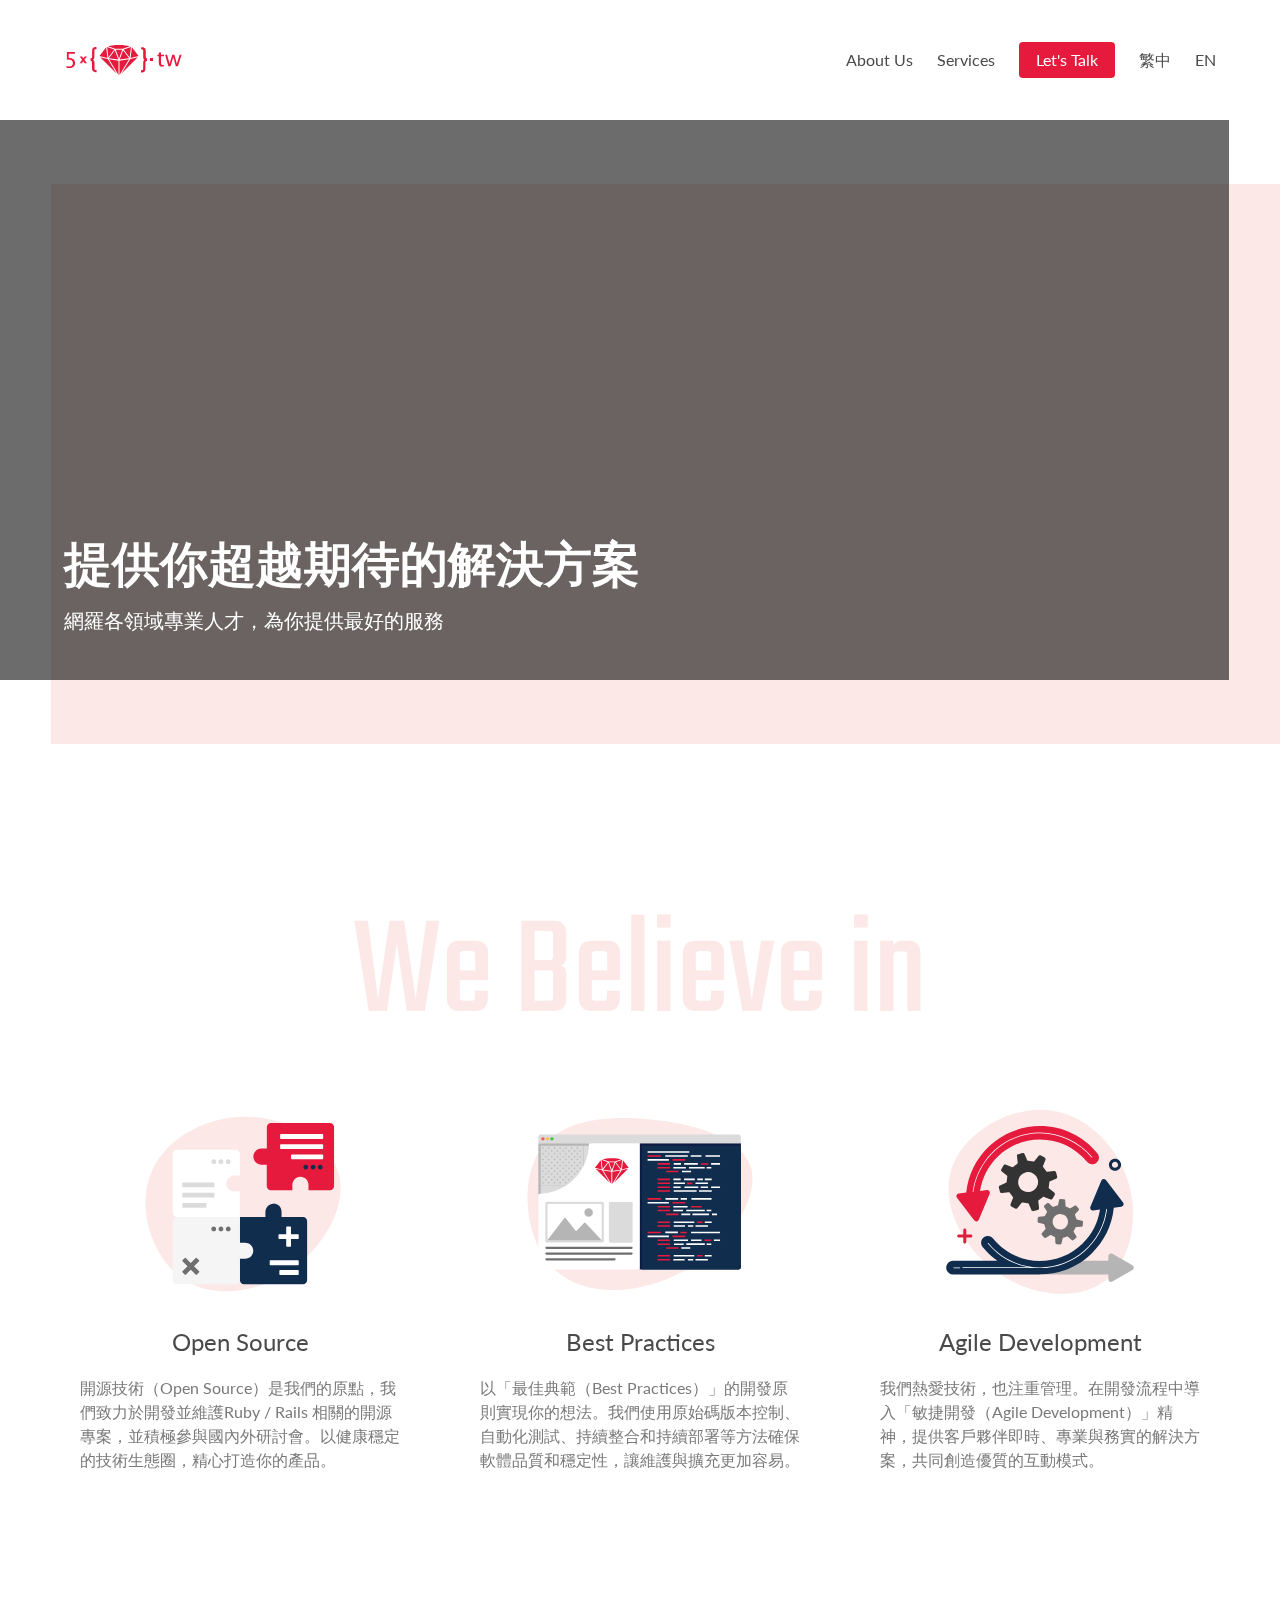
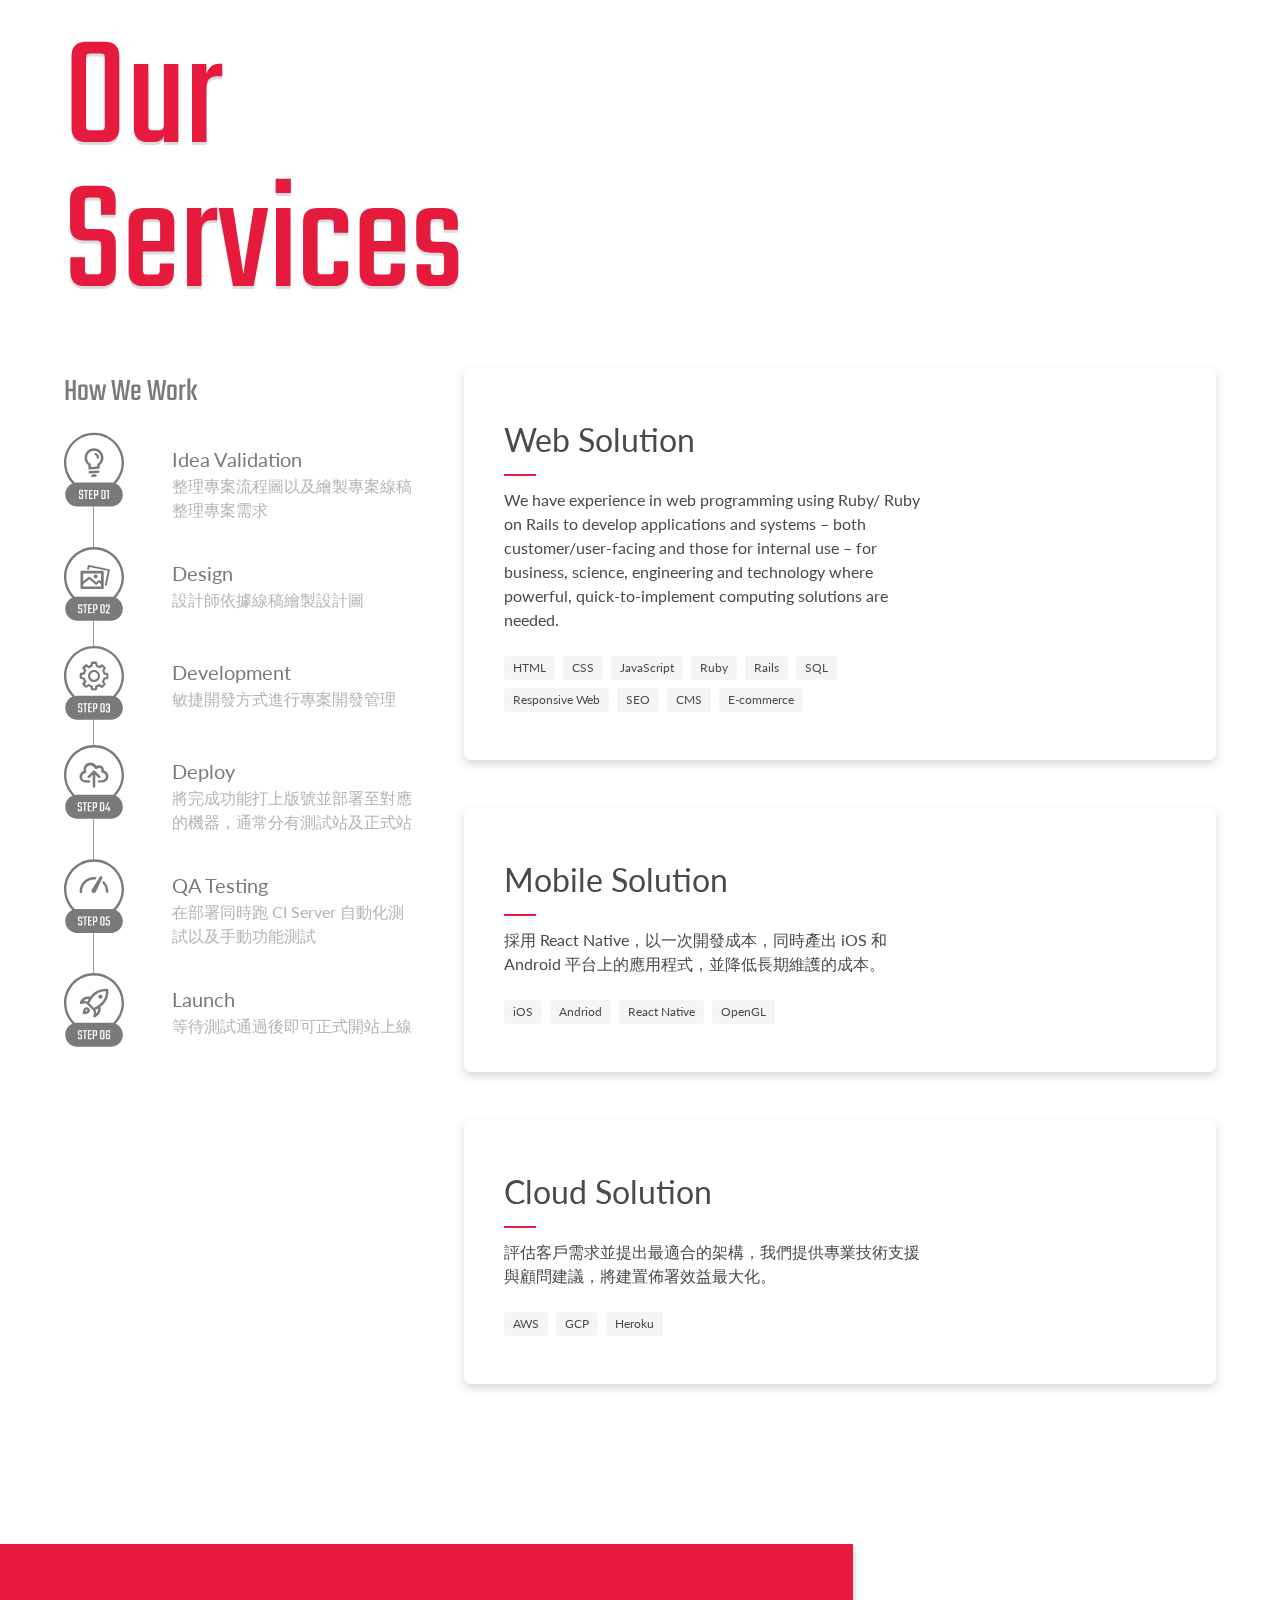
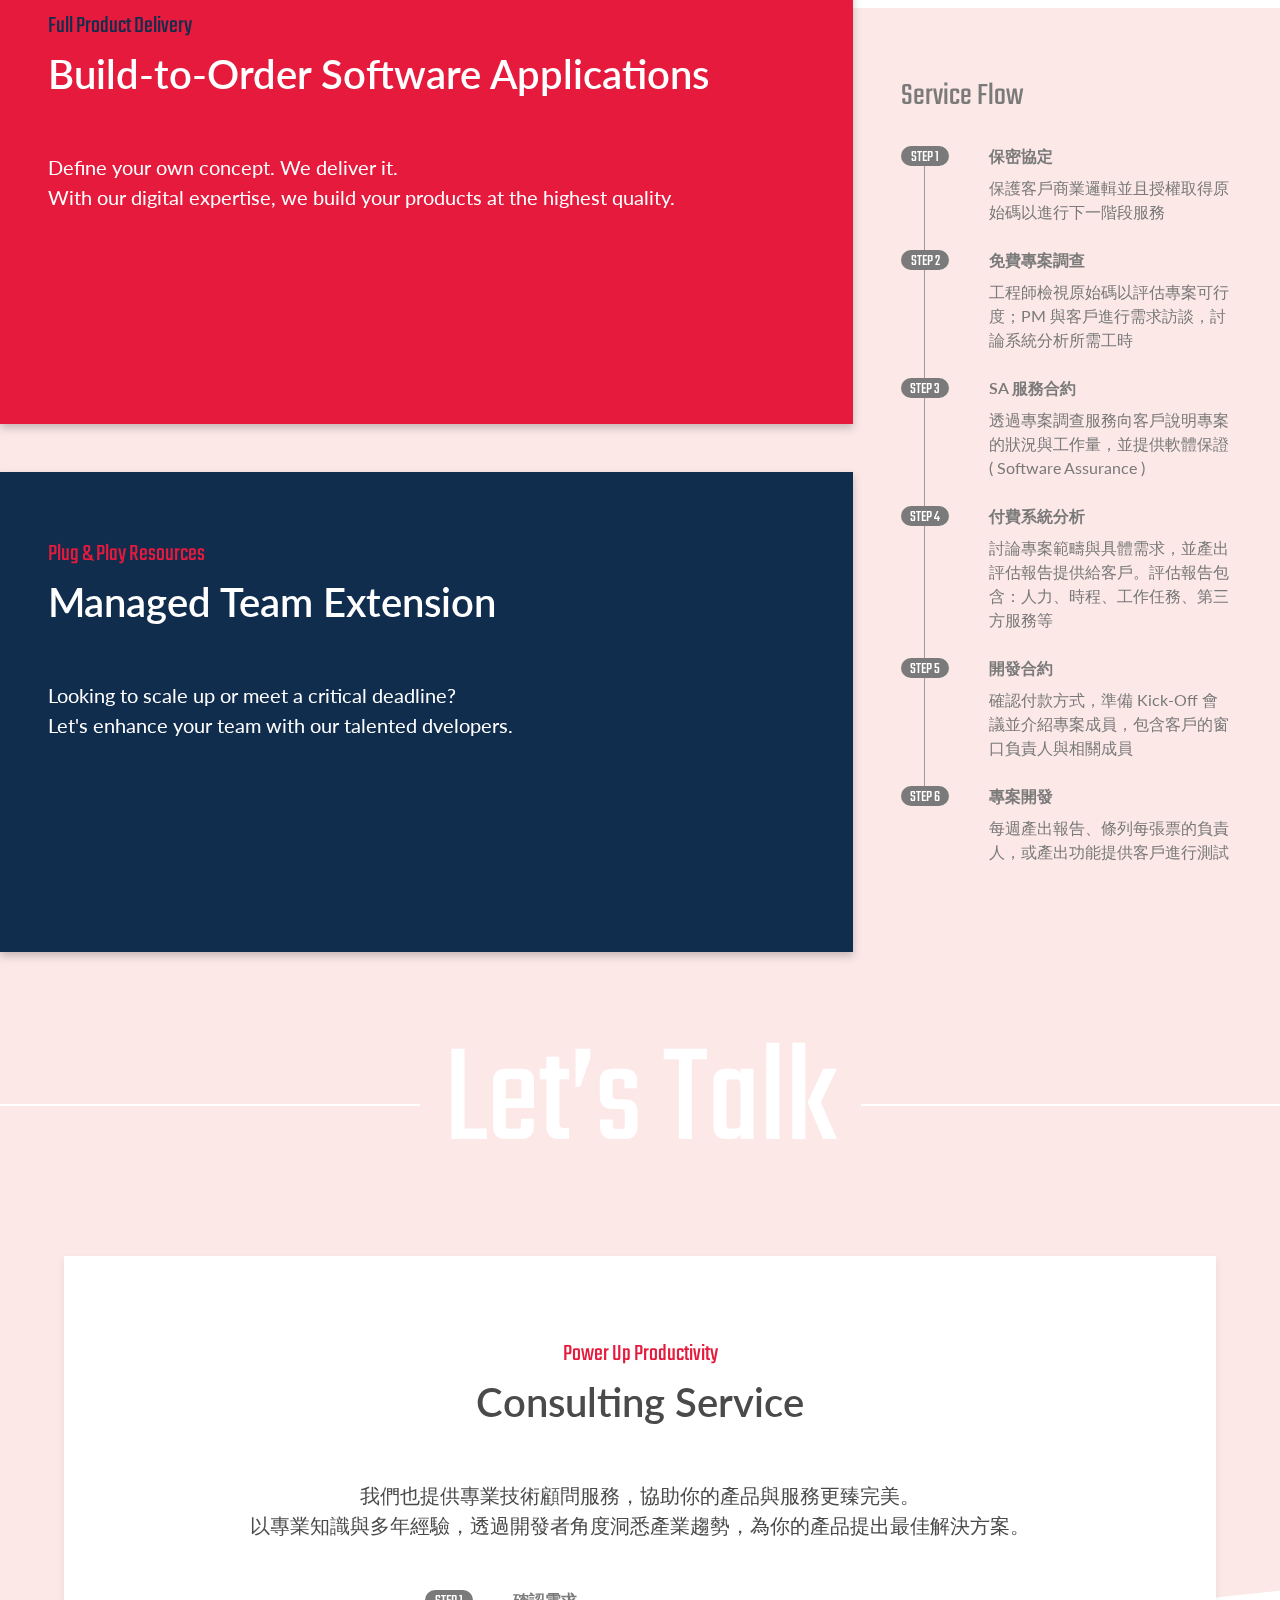
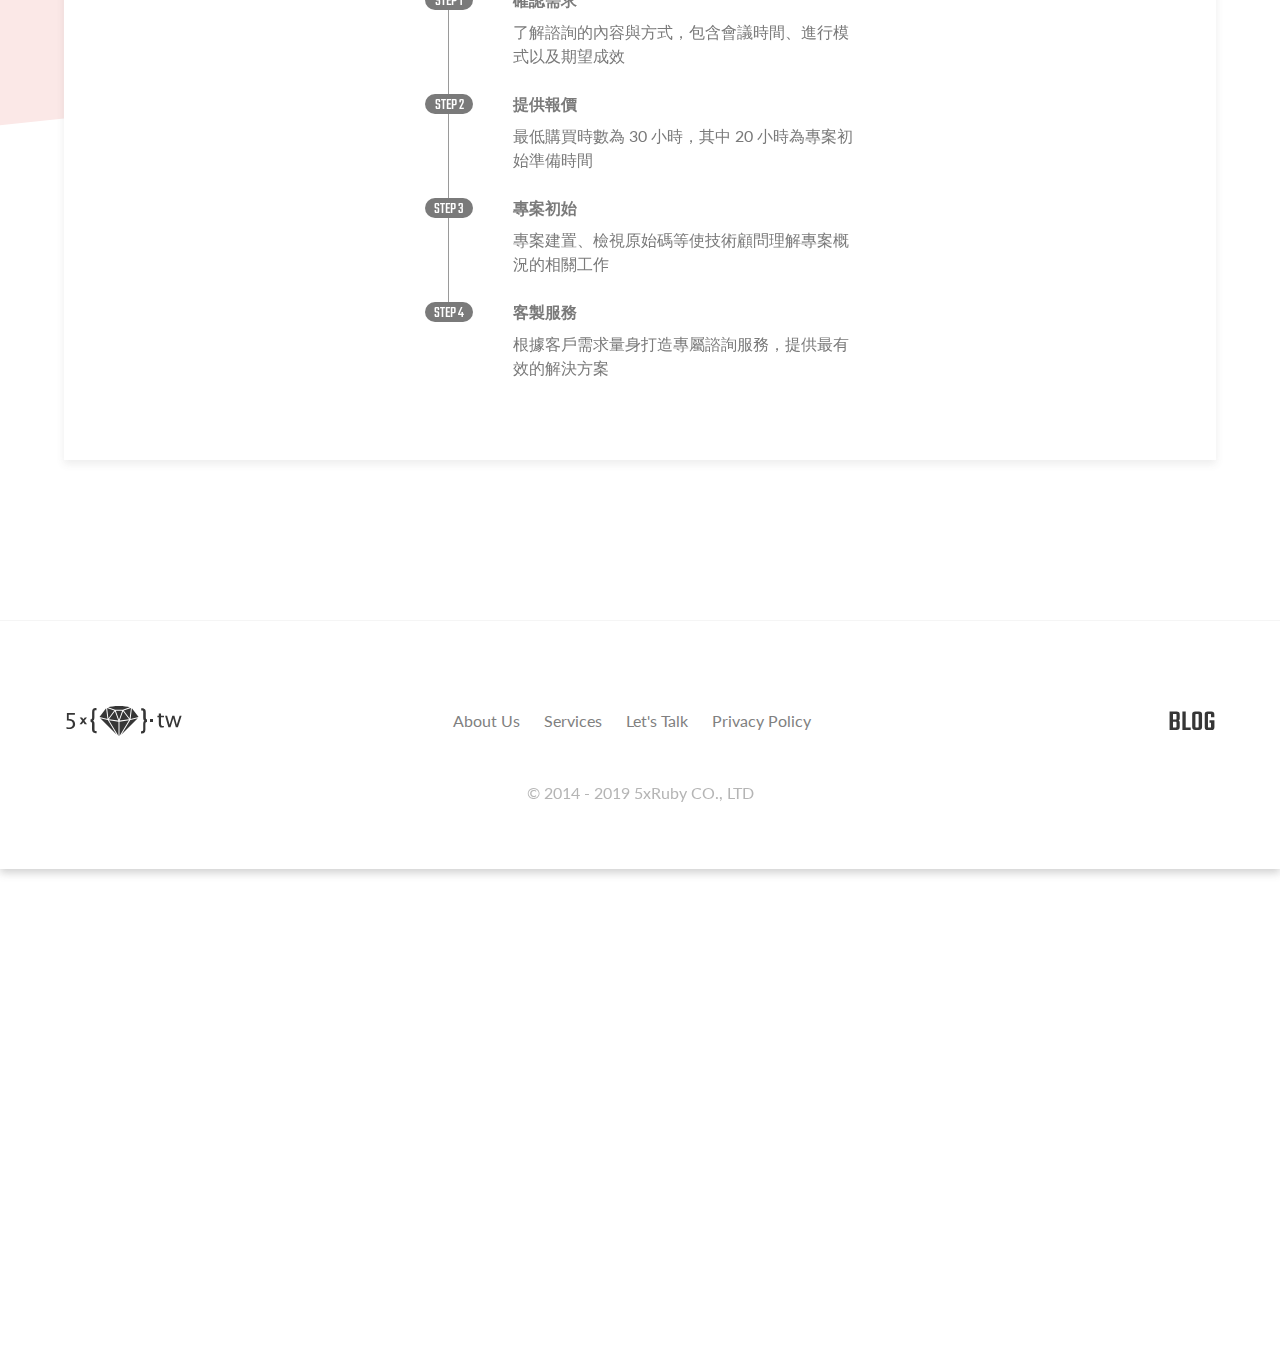
<file: en/services/index.html>
<!DOCTYPE html><html lang="en"><head><meta content="text/html; charset=UTF-8" http-equiv="Content-Type" /><meta charset="utf-8" /><meta content="ie=edge" http-equiv="x-ua-compatible" /><meta content="width=device-width, height=device-height, initial-scale=1, maximum-scale=5" name="viewport" /><meta content="yes" name="apple-mobile-web-app-capable" /><meta content="telephone=no" name="format-detection" /><meta content="五倍紅寶石以 Ruby 這個優雅、有趣，且極具生產力的程式語言做為主要開發工具，提供 Ruby / Rails / Web / Mobile App / 技術顧問等多項服務。我們集結台灣資深的開發者，為你打造專屬的技術後盾，以超越期待的解決方案實現你的產品。" name="description" /><meta content="en" property="og:locale" /><meta content="5xRuby - Your Best Technical Partner" property="og:site_name" /><meta content="5xRuby - Your Best Technical Partner" property="og:title" /><meta content="五倍紅寶石以 Ruby 這個優雅、有趣，且極具生產力的程式語言做為主要開發工具，提供 Ruby / Rails / Web / Mobile App / 技術顧問等多項服務。我們集結台灣資深的開發者，為你打造專屬的技術後盾，以超越期待的解決方案實現你的產品。" property="og:description" /><meta content="https://dev.5xruby.tw/en/services/" property="og:url" /><meta content="website" property="og:type" /><meta content="https://dev.5xruby.tw../../assets/images/og_image.png" property="og:image" /><link href="https://dev.5xruby.tw/en/services/" rel="canonical" /><title>Services | 5xRuby - Your Best Technical Partner</title><link href="../../assets/images/public/apple-touch-icon-73e60c74.png" rel="apple-touch-icon" sizes="180x180" /><link href="../../assets/images/public/favicon-32x32-6c31fdf4.png" rel="icon" sizes="32x32" type="image/png" /><link href="../../assets/images/public/favicon-16x16-07aefeb5.png" rel="icon" sizes="16x16" type="image/png" /><link href="../../assets/images/public/favicon.ico" rel="icon" /><link href="../../assets/images/public/site.webmanifest" rel="manifest" /><link color="#e51a3c" href="../../assets/images/public/safari-pinned-tab-eae201a3.svg" rel="mask-icon" /><meta content="#e51a3c" name="msapplication-TileColor" /><meta content="#ffffff" name="theme-color" /><!--CSS & JS--><link crossorigin="anonymous" href="//use.fontawesome.com/releases/v5.7.2/css/all.css" integrity="sha384-fnmOCqbTlWIlj8LyTjo7mOUStjsKC4pOpQbqyi7RrhN7udi9RwhKkMHpvLbHG9Sr" rel="stylesheet" /><link href="../../assets/stylesheets/services-3e1043e3.css" rel="stylesheet" /><script src="../../assets/javascripts/site-0ec65611.js"></script></head><body class="is-en is-en_services"><div class="main is-flex has-background-white"><nav aria-label="main navigation" class="navbar has-padding-width-sm-tablet" id="navbar" role="navigation"><div class="container"><div class="navbar-brand"><a href="/en/" class="navbar-item"><?xml version="1.0" encoding="utf-8"?>
<svg version="1.1" class="main_logo" xmlns="http://www.w3.org/2000/svg" xmlns:xlink="http://www.w3.org/1999/xlink" x="0px" y="0px" width="120px" viewBox="0 0 120 40" style="enable-background:new 0 0 120 40;" xml:space="preserve">
	<path fill="#E51A3C" d="M11.1,23.2c0,1.5-0.5,2.7-1.6,3.6c-1,0.9-2.5,1.3-4.3,1.3c-0.8,0-1.7-0.1-2.7-0.3v-1.9
		c1.1,0.4,2,0.6,3,0.6c1,0,1.9-0.3,2.5-0.9c0.6-0.6,0.9-1.5,0.9-2.5c0-2.4-1.6-3.5-4.9-3.5c-0.4,0-0.8,0-1.1,0.1v-7.7h8v1.8H4.7v4.1
		c2,0,3.6,0.5,4.7,1.4C10.5,20.2,11.1,21.5,11.1,23.2z M23,16.4h-2.2l-1.4,1.9L18,16.4h-2.3l2.5,3.4l-2.6,3.5h2.2l1.5-2l1.4,2H23
		l-2.6-3.5L23,16.4z M31.6,7.1c-2.4,0-3.5,1.4-3.5,4.1v5.2c0,1.1-0.4,1.8-1.2,1.9c-0.2,0-0.3,0.1-0.4,0.2v2.3l0.1,0c0,0,0.1,0,0.1,0
		c0,0,0.1,0,0.1,0c0.4,0.1,0.7,0.3,0.9,0.6c0.2,0.3,0.3,0.8,0.3,1.4v4.9c0,1.6,0.3,2.7,0.9,3.4c0.6,0.7,1.5,1.1,2.8,1.1h0.9v-2.2
		h-0.4h-0.2c-0.6,0-1-0.1-1.2-0.3c-0.2-0.2-0.3-0.7-0.3-1.4l0-0.6v-4.9c0-0.8-0.1-1.3-0.3-1.8c-0.2-0.4-0.5-0.9-1-1.3
		c0.2-0.2,0.4-0.4,0.5-0.6c0.2-0.2,0.3-0.4,0.4-0.7c0.1-0.3,0.2-0.5,0.2-0.8c0-0.3,0.1-0.6,0.1-1.1v-5c0-1,0.1-1.6,0.2-1.9
		c0.2-0.3,0.6-0.4,1.2-0.4h0.7V7.2c-0.1-0.1-0.3-0.1-0.4-0.1H31.6z M86,20.9h3v-3h-3V20.9z M96.9,12.4l-2.1,0.2v2.1h-1.4v1.6h1.4v6.8
		c0,1.1,0.3,1.9,0.9,2.6s1.4,0.9,2.5,0.9c0.5,0,1-0.1,1.7-0.3v-1.4c-0.4,0.1-0.7,0.1-1,0.1c-1.3,0-1.9-0.8-1.9-2.3v-6.4h3v-1.6h-3
		V12.4z M115.7,14.7l-2.9,9l-2.4-9h-2.1l-2.7,9l-2.5-9h-2l3.3,11.6h2.1l2.8-9l2.5,9h2.1l3.7-11.6H115.7z M83.1,18.6
		C83,18.6,83,18.6,83.1,18.6c-0.5-0.1-0.9-0.4-1-0.6c-0.2-0.3-0.3-0.8-0.3-1.4v-4.9c0-1.6-0.3-2.7-0.9-3.4c-0.6-0.7-1.5-1.1-2.8-1.1
		h-0.9v2.2h0.4h0.2c0.6,0,1,0.1,1.1,0.3c0.2,0.2,0.3,0.7,0.3,1.4l0,0.6v4.9c0,0.7,0.1,1.3,0.2,1.8c0.2,0.4,0.5,0.9,1,1.4
		c-0.4,0.4-0.8,0.8-0.9,1.2c-0.2,0.4-0.3,1-0.3,1.9v5c0,1-0.1,1.6-0.3,1.9c-0.2,0.3-0.6,0.4-1.2,0.4h-0.7v2.2
		c0.1,0.1,0.3,0.1,0.4,0.1h0.5c2.4,0,3.5-1.4,3.5-4.1V23c0-1.1,0.4-1.8,1.2-1.9c0.2,0,0.3-0.1,0.4-0.2v-2.3L83.1,18.6
		C83.1,18.6,83.1,18.6,83.1,18.6z M55.5,20.7V35L65,19.3L55.5,20.7z M55.7,19.6l9.4-1.3l-6-8L55.7,19.6z M66.6,18l8-2l-6.7-8.7
		L66.6,18z M67,6.9l-7.3,2.6l5.9,7.9L67,6.9z M36.2,17.2l16.3,16.3l-8.7-14.4L36.2,17.2z M54.5,35V20.7L45,19.3L54.5,35z M57.5,33.5
		l16.3-16.3l-7.5,1.9L57.5,33.5z M58.8,8.8l7-2.6C63.8,5.7,59.7,5,55,5s-8.8,0.7-10.9,1.2l7,2.6H58.8z M51.8,9.7l3.2,9.1l3.2-9.1
		H51.8z M54.3,19.6l-3.4-9.4l-6,8L54.3,19.6z M42.1,7.3L35.5,16l8,2L42.1,7.3z M50.3,9.5l-7.2-2.6l1.3,10.6L50.3,9.5z"/>
</svg></a><a aria-expanded="false" aria-label="menu" class="navbar-burger burger" data-target="mainNavbar" role="button"><span aria-hidden="true"></span><span aria-hidden="true"></span><span aria-hidden="true"></span></a></div><div class="navbar-menu" id="mainNavbar"><div class="navbar-end has-text-centered"><a href="/en/dev-5xruby-staging/about" class="navbar-item">About Us</a><a href="/en/dev-5xruby-staging/services" class="navbar-item">Services</a><div class="navbar-item has-text-centered"><a href="/en/dev-5xruby-staging/contact" class="button is-primary">Let's Talk</a></div><a href="dev-5xruby-staging/" class="navbar-item" data-link="/en/services/">繁中</a><a href="dev-5xruby-staging/en" class="navbar-item" data-link="/en/services/">EN</a></div></div></div></nav><div class="main__container"><div class="services"><section class="hero is-large banner"><div class="banner__cover is-flex is-justified-start is-aligned-end"><div class="container"><div class="banner__catchcopy has-text-white"><h1 class="has-text-weight-semibold is-size-2 is-size-1-desktop has-margin-bottom-xs">提供你超越期待的解決方案</h1><h2 class="is-size-5">網羅各領域專業人才，為你提供最好的服務</h2></div></div></div></section><section class="section belief"><div class="container"><header class="has-text-centered"><h3 class="has-text-pastel is-text-teko is-size-mega has-padding-width-xs">We Believe in</h3></header><div class="columns is-variable is-6-desktop has-margin-top-sm"><div class="column"><figure class="image has-text-centered has-padding-width-sm has-padding-width-md-desktop has-padding-width-lg-fullhd"><img src="../../assets/images/mixins/ic_open-source-ea3f9c3d.svg" alt="Open Source | 5xRuby - Your Best Technical Partner" class="belief__icons" /></figure><h4 class="has-text-centered is-size-5 is-size-4-desktop has-margin-bottom-xs">Open Source</h4><p class="has-text-grey has-padding-width-xs">開源技術（Open Source）是我們的原點，我們致力於開發並維護Ruby / Rails 相關的開源專案，並積極參與國內外研討會。以健康穩定的技術生態圈，精心打造你的產品。</p></div><div class="column"><figure class="image has-text-centered has-padding-width-sm has-padding-width-md-desktop has-padding-width-lg-fullhd"><img src="../../assets/images/mixins/ic_best-practices-5356aba0.svg" alt="Best Practices | 5xRuby - Your Best Technical Partner" class="belief__icons" /></figure><h4 class="has-text-centered is-size-5 is-size-4-desktop has-margin-bottom-xs">Best Practices</h4><p class="has-text-grey has-padding-width-xs">以「最佳典範（Best Practices）」的開發原則實現你的想法。我們使用原始碼版本控制、自動化測試、持續整合和持續部署等方法確保軟體品質和穩定性，讓維護與擴充更加容易。</p></div><div class="column"><figure class="image has-text-centered has-padding-width-sm has-padding-width-md-desktop has-padding-width-lg-fullhd"><img src="../../assets/images/mixins/ic_agile-development-66491c2e.svg" alt="Agile Development | 5xRuby - Your Best Technical Partner" class="belief__icons" /></figure><h4 class="has-text-centered is-size-5 is-size-4-desktop has-margin-bottom-xs">Agile Development</h4><p class="has-text-grey has-padding-width-xs">我們熱愛技術，也注重管理。在開發流程中導入「敏捷開發（Agile Development）」精神，提供客戶夥伴即時、專業與務實的解決方案，共同創造優質的互動模式。</p></div></div></div></section><section class="section solutions"><div class="container"><header class="has-margin-bottom-sm has-margin-bottom-md-desktop"><h3 class="is-text-teko has-text-primary is-size-mega--alt">Our<br />Services</h3></header><div class="columns is-variable is-6-tablet"><div class="column is-5-tablet is-4-widescreen has-margin-bottom-md"><p class="is-text-teko is-size-3 has-text-grey has-margin-bottom-xs">How We Work</p><div class="solutions__steps"><div class="columns is-mobile is-variable is-6"><div class="column is-narrow is-indicator"><figure class="image"><img src="../../assets/images/mixins/ic_solution_steps-7a76da92.svg" alt="How We Work - Step 1" class="solutions__steps--1" /></figure></div><div class="column has-padding-top-sm"><div class="solutions__steps__content"><sapn class="icon has-text-grey-light"><div class="fas fa-ellipsis-h fa-xs"></div></sapn><h5 class="is-size-5 has-text-grey">Idea Validation</h5><p class="has-text-grey-light">整理專案流程圖以及繪製專案線稿整理專案需求</p></div></div></div><div class="columns is-mobile is-variable is-6"><div class="column is-narrow is-indicator"><figure class="image"><img src="../../assets/images/mixins/ic_solution_steps-7a76da92.svg" alt="How We Work - Step 2" class="solutions__steps--2" /></figure></div><div class="column has-padding-top-sm"><div class="solutions__steps__content"><sapn class="icon has-text-grey-light"><div class="fas fa-ellipsis-h fa-xs"></div></sapn><h5 class="is-size-5 has-text-grey">Design</h5><p class="has-text-grey-light">設計師依據線稿繪製設計圖</p></div></div></div><div class="columns is-mobile is-variable is-6"><div class="column is-narrow is-indicator"><figure class="image"><img src="../../assets/images/mixins/ic_solution_steps-7a76da92.svg" alt="How We Work - Step 3" class="solutions__steps--3" /></figure></div><div class="column has-padding-top-sm"><div class="solutions__steps__content"><sapn class="icon has-text-grey-light"><div class="fas fa-ellipsis-h fa-xs"></div></sapn><h5 class="is-size-5 has-text-grey">Development</h5><p class="has-text-grey-light">敏捷開發方式進行專案開發管理</p></div></div></div><div class="columns is-mobile is-variable is-6"><div class="column is-narrow is-indicator"><figure class="image"><img src="../../assets/images/mixins/ic_solution_steps-7a76da92.svg" alt="How We Work - Step 4" class="solutions__steps--4" /></figure></div><div class="column has-padding-top-sm"><div class="solutions__steps__content"><sapn class="icon has-text-grey-light"><div class="fas fa-ellipsis-h fa-xs"></div></sapn><h5 class="is-size-5 has-text-grey">Deploy</h5><p class="has-text-grey-light">將完成功能打上版號並部署至對應的機器，通常分有測試站及正式站</p></div></div></div><div class="columns is-mobile is-variable is-6"><div class="column is-narrow is-indicator"><figure class="image"><img src="../../assets/images/mixins/ic_solution_steps-7a76da92.svg" alt="How We Work - Step 5" class="solutions__steps--5" /></figure></div><div class="column has-padding-top-sm"><div class="solutions__steps__content"><sapn class="icon has-text-grey-light"><div class="fas fa-ellipsis-h fa-xs"></div></sapn><h5 class="is-size-5 has-text-grey">QA Testing</h5><p class="has-text-grey-light">在部署同時跑 CI Server 自動化測試以及手動功能測試</p></div></div></div><div class="columns is-mobile is-variable is-6"><div class="column is-narrow is-indicator"><figure class="image"><img src="../../assets/images/mixins/ic_solution_steps-7a76da92.svg" alt="How We Work - Step 6" class="solutions__steps--6" /></figure></div><div class="column has-padding-top-sm"><div class="solutions__steps__content"><sapn class="icon has-text-grey-light"><div class="fas fa-ellipsis-h fa-xs"></div></sapn><h5 class="is-size-5 has-text-grey">Launch</h5><p class="has-text-grey-light">等待測試通過後即可正式開站上線</p></div></div></div></div></div><div class="column"><div class="solutions__cards"><div class="card solutions__cards__web"><div class="columns is-desktop is-marginless is-variable is-0"><div class="column is-paddingless is-one-third-desktop is-latter"><div class="card-image image bg-stage blur-up lazyload has-background-grey-lighter"></div></div><div class="column is-paddingless"><div class="card-content"><h4 class="solutions__cards__title is-size-3 has-margin-bottom-sm">Web Solution</h4><p class="has-margin-bottom-sm">We have experience in web programming using Ruby/ Ruby on Rails to develop applications and systems – both customer/user-facing and those for internal use – for business, science, engineering and technology where powerful, quick-to-implement computing solutions are needed.</p><div class="solutions__cards__tags tags"><span class="tag">HTML</span><span class="tag">CSS</span><span class="tag">JavaScript</span><span class="tag">Ruby</span><span class="tag">Rails</span><span class="tag">SQL</span><span class="tag">Responsive Web</span><span class="tag">SEO</span><span class="tag">CMS</span><span class="tag">E-commerce</span></div></div></div></div></div><div class="card solutions__cards__app"><div class="columns is-desktop is-marginless is-variable is-0"><div class="column is-paddingless is-one-third-desktop is-latter"><div class="card-image image bg-stage blur-up lazyload has-background-grey-lighter"></div></div><div class="column is-paddingless"><div class="card-content"><h4 class="solutions__cards__title is-size-3 has-margin-bottom-sm">Mobile Solution</h4><p class="has-margin-bottom-sm">採用 React Native，以一次開發成本，同時產出 iOS 和 Android 平台上的應用程式，並降低長期維護的成本。</p><div class="solutions__cards__tags tags"><span class="tag">iOS</span><span class="tag">Andriod</span><span class="tag">React Native</span><span class="tag">OpenGL</span></div></div></div></div></div><div class="card solutions__cards__cloud"><div class="columns is-desktop is-marginless is-variable is-0"><div class="column is-paddingless is-one-third-desktop is-latter"><div class="card-image image bg-stage blur-up lazyload has-background-grey-lighter"></div></div><div class="column is-paddingless"><div class="card-content"><h4 class="solutions__cards__title is-size-3 has-margin-bottom-sm">Cloud Solution</h4><p class="has-margin-bottom-sm">評估客戶需求並提出最適合的架構，我們提供專業技術支援與顧問建議，將建置佈署效益最大化。</p><div class="solutions__cards__tags tags"><span class="tag">AWS</span><span class="tag">GCP</span><span class="tag">Heroku</span></div></div></div></div></div></div></div></div></div></section><section class="section models"><div class="models__container has-background-pastel"><div class="models__engagements"><div class="columns is-marginless"><div class="column is-two-thirds is-paddingless"><div class="models__item build-to-order has-background-primary has-shadow-dark"><div class="container"><p class="models__label is-text-teko has-text-navy is-size-5 is-size-4-tablet">Full Product Delivery</p><h4 class="models__title has-text-white has-text-weight-semibold is-size-3 is-size-2-tablet">Build-to-Order Software Applications</h4><p class="models__desc is-pre-line has-text-white is-size-5-tablet has-margin-top-sm has-margin-top-md-desktop">Define your own concept. We deliver it.
With our digital expertise, we build your products at the highest quality.</p></div></div><div class="models__item team-extension has-background-navy has-shadow-dark has-margin-top-sm has-margin-top-md-tablet"><div class="container"><p class="models__label is-text-teko has-text-primary is-size-5 is-size-4-tablet">Plug & Play Resources</p><h4 class="models__title has-text-white has-text-weight-semibold is-size-3 is-size-2-tablet">Managed Team Extension</h4><p class="models__desc is-pre-line has-text-white is-size-5-tablet has-margin-top-sm has-margin-top-md-desktop">Looking to scale up or meet a critical deadline?
Let's enhance your team with our talented dvelopers.</p></div></div></div><div class="column is-paddingless"><div class="models__flow has-padding-sm has-padding-md-desktop has-margin-top-xs has-margin-top-lg-tablet"><p class="is-text-teko is-size-3 has-text-grey has-margin-bottom-sm">Service Flow</p><div class="columns is-mobile is-variable is-5"><div class="column is-narrow is-indicator"><span class="is-block is-text-teko has-text-centered has-text-white has-background-grey">STEP 1</span></div><div class="column"><div class="models__flow__content"><sapn class="icon has-text-grey-light"><div class="fas fa-ellipsis-h fa-xs"></div></sapn><h5 class="has-text-grey has-text-weight-semibold">保密協定</h5><p class="has-text-grey">保護客戶商業邏輯並且授權取得原始碼以進行下一階段服務</p></div></div></div><div class="columns is-mobile is-variable is-5"><div class="column is-narrow is-indicator"><span class="is-block is-text-teko has-text-centered has-text-white has-background-grey">STEP 2</span></div><div class="column"><div class="models__flow__content"><sapn class="icon has-text-grey-light"><div class="fas fa-ellipsis-h fa-xs"></div></sapn><h5 class="has-text-grey has-text-weight-semibold">免費專案調查</h5><p class="has-text-grey">工程師檢視原始碼以評估專案可行度；PM 與客戶進行需求訪談，討論系統分析所需工時</p></div></div></div><div class="columns is-mobile is-variable is-5"><div class="column is-narrow is-indicator"><span class="is-block is-text-teko has-text-centered has-text-white has-background-grey">STEP 3</span></div><div class="column"><div class="models__flow__content"><sapn class="icon has-text-grey-light"><div class="fas fa-ellipsis-h fa-xs"></div></sapn><h5 class="has-text-grey has-text-weight-semibold">SA 服務合約</h5><p class="has-text-grey">透過專案調查服務向客戶說明專案的狀況與工作量，並提供軟體保證 ( Software Assurance ) </p></div></div></div><div class="columns is-mobile is-variable is-5"><div class="column is-narrow is-indicator"><span class="is-block is-text-teko has-text-centered has-text-white has-background-grey">STEP 4</span></div><div class="column"><div class="models__flow__content"><sapn class="icon has-text-grey-light"><div class="fas fa-ellipsis-h fa-xs"></div></sapn><h5 class="has-text-grey has-text-weight-semibold">付費系統分析</h5><p class="has-text-grey">討論專案範疇與具體需求，並產出評估報告提供給客戶。評估報告包含：人力、時程、工作任務、第三方服務等</p></div></div></div><div class="columns is-mobile is-variable is-5"><div class="column is-narrow is-indicator"><span class="is-block is-text-teko has-text-centered has-text-white has-background-grey">STEP 5</span></div><div class="column"><div class="models__flow__content"><sapn class="icon has-text-grey-light"><div class="fas fa-ellipsis-h fa-xs"></div></sapn><h5 class="has-text-grey has-text-weight-semibold">開發合約</h5><p class="has-text-grey">確認付款方式，準備 Kick-Off 會議並介紹專案成員，包含客戶的窗口負責人與相關成員</p></div></div></div><div class="columns is-mobile is-variable is-5"><div class="column is-narrow is-indicator"><span class="is-block is-text-teko has-text-centered has-text-white has-background-grey">STEP 6</span></div><div class="column"><div class="models__flow__content"><sapn class="icon has-text-grey-light"><div class="fas fa-ellipsis-h fa-xs"></div></sapn><h5 class="has-text-grey has-text-weight-semibold">專案開發</h5><p class="has-text-grey">每週產出報告、條列每張票的負責人，或產出功能提供客戶進行測試</p></div></div></div></div></div></div><div class="level has-margin-top-md has-margin-bottom-md has-margin-top-lg-tablet has-margin-bottom-lg-tablet"><div class="level-item"><a href="/en/contact" class="models__cta is-link-primary has-text-white has-text-centered has-padding-width-md"><span class="is-inline-block is-text-teko is-size-mega has-background-pastel has-padding-width-sm">Let’s Talk</span></a></div></div><div class="container"><div class="consulting-service"><div class="models__item has-background-white has-shadow has-text-centered"><p class="models__label is-text-teko has-text-primary is-size-5 is-size-4-tablet">Power Up Productivity</p><h4 class="models__title has-text-weight-semibold is-size-3 is-size-2-tablet">Consulting Service</h4><p class="models__desc is-pre-line is-size-5-tablet has-text-left-mobile has-margin-top-sm has-margin-top-md-desktop">我們也提供專業技術顧問服務，協助你的產品與服務更臻完美。
以專業知識與多年經驗，透過開發者角度洞悉產業趨勢，為你的產品提出最佳解決方案。</p><div class="models__flow has-text-left has-margin-top-md"><div class="columns is-mobile is-variable is-5"><div class="column is-narrow is-indicator"><span class="is-block is-text-teko has-text-centered has-text-white has-background-grey">STEP 1</span></div><div class="column"><div class="models__flow__content"><sapn class="icon has-text-grey-light"><div class="fas fa-ellipsis-h fa-xs"></div></sapn><h5 class="has-text-grey has-text-weight-semibold">確認需求</h5><p class="has-text-grey">了解諮詢的內容與方式，包含會議時間、進行模式以及期望成效</p></div></div></div><div class="columns is-mobile is-variable is-5"><div class="column is-narrow is-indicator"><span class="is-block is-text-teko has-text-centered has-text-white has-background-grey">STEP 2</span></div><div class="column"><div class="models__flow__content"><sapn class="icon has-text-grey-light"><div class="fas fa-ellipsis-h fa-xs"></div></sapn><h5 class="has-text-grey has-text-weight-semibold">提供報價</h5><p class="has-text-grey">最低購買時數為 30 小時，其中 20 小時為專案初始準備時間</p></div></div></div><div class="columns is-mobile is-variable is-5"><div class="column is-narrow is-indicator"><span class="is-block is-text-teko has-text-centered has-text-white has-background-grey">STEP 3</span></div><div class="column"><div class="models__flow__content"><sapn class="icon has-text-grey-light"><div class="fas fa-ellipsis-h fa-xs"></div></sapn><h5 class="has-text-grey has-text-weight-semibold">專案初始</h5><p class="has-text-grey">專案建置、檢視原始碼等使技術顧問理解專案概況的相關工作</p></div></div></div><div class="columns is-mobile is-variable is-5"><div class="column is-narrow is-indicator"><span class="is-block is-text-teko has-text-centered has-text-white has-background-grey">STEP 4</span></div><div class="column"><div class="models__flow__content"><sapn class="icon has-text-grey-light"><div class="fas fa-ellipsis-h fa-xs"></div></sapn><h5 class="has-text-grey has-text-weight-semibold">客製服務</h5><p class="has-text-grey">根據客戶需求量身打造專屬諮詢服務，提供最有效的解決方案</p></div></div></div></div></div></div></div></div></div></section></div></div><footer class="footer"><div class="container"><div class="level is-marginless"><div class="level-left has-text-centered"><?xml version="1.0" encoding="utf-8"?>
<svg version="1.1" class="main_logo" xmlns="http://www.w3.org/2000/svg" xmlns:xlink="http://www.w3.org/1999/xlink" x="0px" y="0px" width="120px" viewBox="0 0 120 40" style="enable-background:new 0 0 120 40;" xml:space="preserve">
	<path fill="#E51A3C" d="M11.1,23.2c0,1.5-0.5,2.7-1.6,3.6c-1,0.9-2.5,1.3-4.3,1.3c-0.8,0-1.7-0.1-2.7-0.3v-1.9
		c1.1,0.4,2,0.6,3,0.6c1,0,1.9-0.3,2.5-0.9c0.6-0.6,0.9-1.5,0.9-2.5c0-2.4-1.6-3.5-4.9-3.5c-0.4,0-0.8,0-1.1,0.1v-7.7h8v1.8H4.7v4.1
		c2,0,3.6,0.5,4.7,1.4C10.5,20.2,11.1,21.5,11.1,23.2z M23,16.4h-2.2l-1.4,1.9L18,16.4h-2.3l2.5,3.4l-2.6,3.5h2.2l1.5-2l1.4,2H23
		l-2.6-3.5L23,16.4z M31.6,7.1c-2.4,0-3.5,1.4-3.5,4.1v5.2c0,1.1-0.4,1.8-1.2,1.9c-0.2,0-0.3,0.1-0.4,0.2v2.3l0.1,0c0,0,0.1,0,0.1,0
		c0,0,0.1,0,0.1,0c0.4,0.1,0.7,0.3,0.9,0.6c0.2,0.3,0.3,0.8,0.3,1.4v4.9c0,1.6,0.3,2.7,0.9,3.4c0.6,0.7,1.5,1.1,2.8,1.1h0.9v-2.2
		h-0.4h-0.2c-0.6,0-1-0.1-1.2-0.3c-0.2-0.2-0.3-0.7-0.3-1.4l0-0.6v-4.9c0-0.8-0.1-1.3-0.3-1.8c-0.2-0.4-0.5-0.9-1-1.3
		c0.2-0.2,0.4-0.4,0.5-0.6c0.2-0.2,0.3-0.4,0.4-0.7c0.1-0.3,0.2-0.5,0.2-0.8c0-0.3,0.1-0.6,0.1-1.1v-5c0-1,0.1-1.6,0.2-1.9
		c0.2-0.3,0.6-0.4,1.2-0.4h0.7V7.2c-0.1-0.1-0.3-0.1-0.4-0.1H31.6z M86,20.9h3v-3h-3V20.9z M96.9,12.4l-2.1,0.2v2.1h-1.4v1.6h1.4v6.8
		c0,1.1,0.3,1.9,0.9,2.6s1.4,0.9,2.5,0.9c0.5,0,1-0.1,1.7-0.3v-1.4c-0.4,0.1-0.7,0.1-1,0.1c-1.3,0-1.9-0.8-1.9-2.3v-6.4h3v-1.6h-3
		V12.4z M115.7,14.7l-2.9,9l-2.4-9h-2.1l-2.7,9l-2.5-9h-2l3.3,11.6h2.1l2.8-9l2.5,9h2.1l3.7-11.6H115.7z M83.1,18.6
		C83,18.6,83,18.6,83.1,18.6c-0.5-0.1-0.9-0.4-1-0.6c-0.2-0.3-0.3-0.8-0.3-1.4v-4.9c0-1.6-0.3-2.7-0.9-3.4c-0.6-0.7-1.5-1.1-2.8-1.1
		h-0.9v2.2h0.4h0.2c0.6,0,1,0.1,1.1,0.3c0.2,0.2,0.3,0.7,0.3,1.4l0,0.6v4.9c0,0.7,0.1,1.3,0.2,1.8c0.2,0.4,0.5,0.9,1,1.4
		c-0.4,0.4-0.8,0.8-0.9,1.2c-0.2,0.4-0.3,1-0.3,1.9v5c0,1-0.1,1.6-0.3,1.9c-0.2,0.3-0.6,0.4-1.2,0.4h-0.7v2.2
		c0.1,0.1,0.3,0.1,0.4,0.1h0.5c2.4,0,3.5-1.4,3.5-4.1V23c0-1.1,0.4-1.8,1.2-1.9c0.2,0,0.3-0.1,0.4-0.2v-2.3L83.1,18.6
		C83.1,18.6,83.1,18.6,83.1,18.6z M55.5,20.7V35L65,19.3L55.5,20.7z M55.7,19.6l9.4-1.3l-6-8L55.7,19.6z M66.6,18l8-2l-6.7-8.7
		L66.6,18z M67,6.9l-7.3,2.6l5.9,7.9L67,6.9z M36.2,17.2l16.3,16.3l-8.7-14.4L36.2,17.2z M54.5,35V20.7L45,19.3L54.5,35z M57.5,33.5
		l16.3-16.3l-7.5,1.9L57.5,33.5z M58.8,8.8l7-2.6C63.8,5.7,59.7,5,55,5s-8.8,0.7-10.9,1.2l7,2.6H58.8z M51.8,9.7l3.2,9.1l3.2-9.1
		H51.8z M54.3,19.6l-3.4-9.4l-6,8L54.3,19.6z M42.1,7.3L35.5,16l8,2L42.1,7.3z M50.3,9.5l-7.2-2.6l1.3,10.6L50.3,9.5z"/>
</svg></div><div class="level-item has-margin-top-sm is-marginless-tablet"><nav class="navbar has-text-centered"><a href="/en/dev-5xruby-staging/about" class="navbar-item is-inline-block-mobile">About Us</a><a href="/en/dev-5xruby-staging/service" class="navbar-item is-inline-block-mobile">Services</a><a href="/en/dev-5xruby-staging/contact" class="navbar-item is-inline-block-mobile">Let's Talk</a><a href="/en/dev-5xruby-staging/privacy_policy" class="navbar-item is-inline-block-mobile">Privacy Policy</a></nav></div><div class="level-right has-margin-top-sm is-marginless-tablet"><div class="level is-mobile"><div class="level-item"><a href="https://www.facebook.com/5xruby" target="_blank" rel="noopener" class="social-media"><span class="icon is-medium has-text-dark"><i class="fab fa-facebook-f fa-lg"></i></span></a></div><div class="level-item"><a href="https://twitter.com/5xruby" target="_blank" rel="noopener" class="social-media"><span class="icon is-medium has-text-dark"><i class="fab fa-twitter fa-lg"></i></span></a></div><div class="level-item"><a href="https://5xruby.tw/posts/" target="_blank" rel="noopener" class="social-media"><span class="icon is-large"><svg viewBox="0 0 52 32" width="52px" xmlns="http://www.w3.org/2000/svg"><path d="M9.2 13.7V9.5c0-.3-.1-.6-.2-.7-.1-.1-.4-.1-.7-.1H5.4v5.9h2.9c.4 0 .6-.1.7-.2.1-.1.2-.4.2-.7zm0 8.8v-4.4c0-.3-.1-.6-.2-.7-.1-.1-.4-.2-.7-.2H5.4v6.1h2.9c.4 0 .6-.1.7-.2.1-.1.2-.3.2-.6zM1.7 6h7.6c2.3 0 3.4 1 3.4 3.1v4.3c0 1.3-.4 2.1-1.3 2.4.9.3 1.3 1.1 1.3 2.3v4.7c0 2.1-1.1 3.1-3.4 3.1H1.7V6zm17.6 17.2h5.3V26h-9V6h3.6v17.2zM29.6 6h3.9c2.3 0 3.4 1 3.4 3.1v13.7c0 2.1-1.1 3.1-3.4 3.1h-3.9c-2.3 0-3.4-1-3.4-3.1V9.1C26.1 7 27.3 6 29.6 6zm3.6 16.3V9.6c0-.3-.1-.6-.2-.7-.1-.1-.4-.2-.7-.2h-1.7c-.4 0-.6.1-.7.2-.1.1-.2.3-.2.7v12.7c0 .3.1.6.2.7.1.1.4.2.7.2h1.7c.3 0 .6-.1.7-.2.2-.1.2-.3.2-.7zm17.1-10.2h-3.7V9.5c0-.3-.1-.6-.2-.7-.1-.1-.4-.2-.7-.2h-1.5c-.3 0-.6.1-.7.2-.1.1-.2.3-.2.7v13c0 .3.1.6.2.7.1.1.4.2.7.2h1.5c.3 0 .6-.1.7-.2.1-.1.2-.3.2-.7v-4.4H45v-2.6h5.3v7.4c0 2.1-1.1 3.1-3.4 3.1h-3.7c-2.3 0-3.4-1-3.4-3.1V9.1C39.7 7 40.8 6 43.1 6h3.7c2.3 0 3.4 1 3.4 3.1v3z" fill="#363636"></path></svg></span></a></div></div></div></div><div class="level"><div class="level-item"><p class="copyright has-text-grey-light has-text-centered">&copy; 2014 - 2019&nbsp;5xRuby CO., LTD</p></div></div></div></footer></div><section class="hero cta" id="mainCTA"><div class="cta__background"></div><div class="cta__mask"></div><a href="/en/contact" class="cta__link is-flex is-aligned-center is-justified-center"><div class="has-text-centered has-text-left-tablet"><p class="has-text-white is-text-lato is-size-5">Like our approach?</p><p class="is-text-teko has-text-white is-size-mega">Let’s Work Together</p></div></a></section></body></html>
</file>
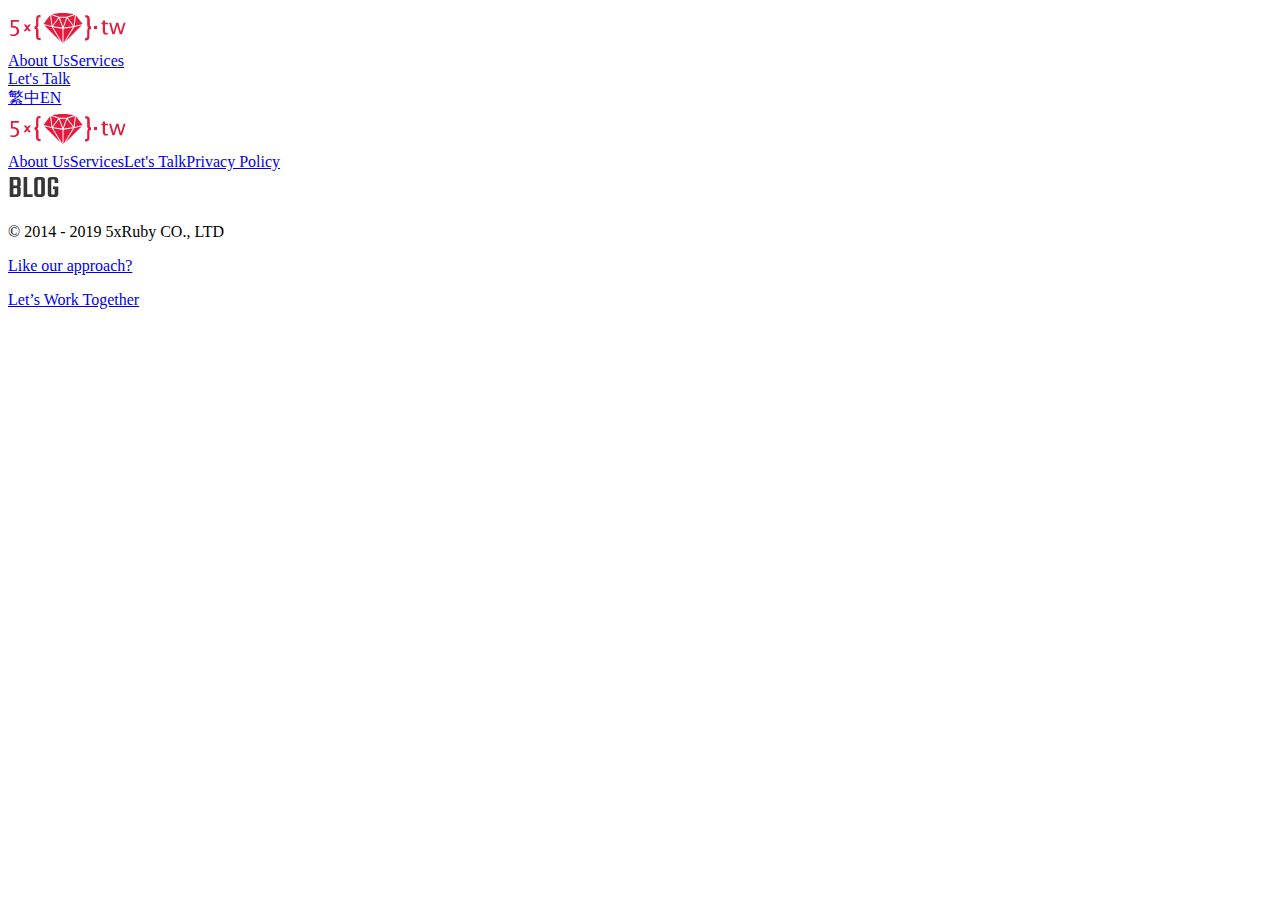
<file: en/work/index.html>
<!DOCTYPE html><html lang="en"><head><meta content="text/html; charset=UTF-8" http-equiv="Content-Type" /><meta charset="utf-8" /><meta content="ie=edge" http-equiv="x-ua-compatible" /><meta content="width=device-width, height=device-height, initial-scale=1, maximum-scale=5" name="viewport" /><meta content="yes" name="apple-mobile-web-app-capable" /><meta content="telephone=no" name="format-detection" /><meta content="五倍紅寶石以 Ruby 這個優雅、有趣，且極具生產力的程式語言做為主要開發工具，提供 Ruby / Rails / Web / Mobile App / 技術顧問等多項服務。我們集結台灣資深的開發者，為你打造專屬的技術後盾，以超越期待的解決方案實現你的產品。" name="description" /><meta content="en" property="og:locale" /><meta content="5xRuby - Your Best Technical Partner" property="og:site_name" /><meta content="5xRuby - Your Best Technical Partner" property="og:title" /><meta content="五倍紅寶石以 Ruby 這個優雅、有趣，且極具生產力的程式語言做為主要開發工具，提供 Ruby / Rails / Web / Mobile App / 技術顧問等多項服務。我們集結台灣資深的開發者，為你打造專屬的技術後盾，以超越期待的解決方案實現你的產品。" property="og:description" /><meta content="https://dev.5xruby.tw/en/work/" property="og:url" /><meta content="website" property="og:type" /><meta content="https://dev.5xruby.tw../../assets/images/og_image.png" property="og:image" /><link href="https://dev.5xruby.tw/en/work/" rel="canonical" /><title>5xRuby - Your Best Technical Partner</title><link href="../../assets/images/public/apple-touch-icon-73e60c74.png" rel="apple-touch-icon" sizes="180x180" /><link href="../../assets/images/public/favicon-32x32-6c31fdf4.png" rel="icon" sizes="32x32" type="image/png" /><link href="../../assets/images/public/favicon-16x16-07aefeb5.png" rel="icon" sizes="16x16" type="image/png" /><link href="../../assets/images/public/favicon.ico" rel="icon" /><link href="../../assets/images/public/site.webmanifest" rel="manifest" /><link color="#e51a3c" href="../../assets/images/public/safari-pinned-tab-eae201a3.svg" rel="mask-icon" /><meta content="#e51a3c" name="msapplication-TileColor" /><meta content="#ffffff" name="theme-color" /><!--CSS & JS--><link crossorigin="anonymous" href="//use.fontawesome.com/releases/v5.7.2/css/all.css" integrity="sha384-fnmOCqbTlWIlj8LyTjo7mOUStjsKC4pOpQbqyi7RrhN7udi9RwhKkMHpvLbHG9Sr" rel="stylesheet" /><script src="../../assets/javascripts/site-0ec65611.js"></script></head><body class="is-en is-en_work"><div class="main is-flex has-background-white"><nav aria-label="main navigation" class="navbar has-padding-width-sm-tablet" id="navbar" role="navigation"><div class="container"><div class="navbar-brand"><a href="/en/" class="navbar-item"><?xml version="1.0" encoding="utf-8"?>
<svg version="1.1" class="main_logo" xmlns="http://www.w3.org/2000/svg" xmlns:xlink="http://www.w3.org/1999/xlink" x="0px" y="0px" width="120px" viewBox="0 0 120 40" style="enable-background:new 0 0 120 40;" xml:space="preserve">
	<path fill="#E51A3C" d="M11.1,23.2c0,1.5-0.5,2.7-1.6,3.6c-1,0.9-2.5,1.3-4.3,1.3c-0.8,0-1.7-0.1-2.7-0.3v-1.9
		c1.1,0.4,2,0.6,3,0.6c1,0,1.9-0.3,2.5-0.9c0.6-0.6,0.9-1.5,0.9-2.5c0-2.4-1.6-3.5-4.9-3.5c-0.4,0-0.8,0-1.1,0.1v-7.7h8v1.8H4.7v4.1
		c2,0,3.6,0.5,4.7,1.4C10.5,20.2,11.1,21.5,11.1,23.2z M23,16.4h-2.2l-1.4,1.9L18,16.4h-2.3l2.5,3.4l-2.6,3.5h2.2l1.5-2l1.4,2H23
		l-2.6-3.5L23,16.4z M31.6,7.1c-2.4,0-3.5,1.4-3.5,4.1v5.2c0,1.1-0.4,1.8-1.2,1.9c-0.2,0-0.3,0.1-0.4,0.2v2.3l0.1,0c0,0,0.1,0,0.1,0
		c0,0,0.1,0,0.1,0c0.4,0.1,0.7,0.3,0.9,0.6c0.2,0.3,0.3,0.8,0.3,1.4v4.9c0,1.6,0.3,2.7,0.9,3.4c0.6,0.7,1.5,1.1,2.8,1.1h0.9v-2.2
		h-0.4h-0.2c-0.6,0-1-0.1-1.2-0.3c-0.2-0.2-0.3-0.7-0.3-1.4l0-0.6v-4.9c0-0.8-0.1-1.3-0.3-1.8c-0.2-0.4-0.5-0.9-1-1.3
		c0.2-0.2,0.4-0.4,0.5-0.6c0.2-0.2,0.3-0.4,0.4-0.7c0.1-0.3,0.2-0.5,0.2-0.8c0-0.3,0.1-0.6,0.1-1.1v-5c0-1,0.1-1.6,0.2-1.9
		c0.2-0.3,0.6-0.4,1.2-0.4h0.7V7.2c-0.1-0.1-0.3-0.1-0.4-0.1H31.6z M86,20.9h3v-3h-3V20.9z M96.9,12.4l-2.1,0.2v2.1h-1.4v1.6h1.4v6.8
		c0,1.1,0.3,1.9,0.9,2.6s1.4,0.9,2.5,0.9c0.5,0,1-0.1,1.7-0.3v-1.4c-0.4,0.1-0.7,0.1-1,0.1c-1.3,0-1.9-0.8-1.9-2.3v-6.4h3v-1.6h-3
		V12.4z M115.7,14.7l-2.9,9l-2.4-9h-2.1l-2.7,9l-2.5-9h-2l3.3,11.6h2.1l2.8-9l2.5,9h2.1l3.7-11.6H115.7z M83.1,18.6
		C83,18.6,83,18.6,83.1,18.6c-0.5-0.1-0.9-0.4-1-0.6c-0.2-0.3-0.3-0.8-0.3-1.4v-4.9c0-1.6-0.3-2.7-0.9-3.4c-0.6-0.7-1.5-1.1-2.8-1.1
		h-0.9v2.2h0.4h0.2c0.6,0,1,0.1,1.1,0.3c0.2,0.2,0.3,0.7,0.3,1.4l0,0.6v4.9c0,0.7,0.1,1.3,0.2,1.8c0.2,0.4,0.5,0.9,1,1.4
		c-0.4,0.4-0.8,0.8-0.9,1.2c-0.2,0.4-0.3,1-0.3,1.9v5c0,1-0.1,1.6-0.3,1.9c-0.2,0.3-0.6,0.4-1.2,0.4h-0.7v2.2
		c0.1,0.1,0.3,0.1,0.4,0.1h0.5c2.4,0,3.5-1.4,3.5-4.1V23c0-1.1,0.4-1.8,1.2-1.9c0.2,0,0.3-0.1,0.4-0.2v-2.3L83.1,18.6
		C83.1,18.6,83.1,18.6,83.1,18.6z M55.5,20.7V35L65,19.3L55.5,20.7z M55.7,19.6l9.4-1.3l-6-8L55.7,19.6z M66.6,18l8-2l-6.7-8.7
		L66.6,18z M67,6.9l-7.3,2.6l5.9,7.9L67,6.9z M36.2,17.2l16.3,16.3l-8.7-14.4L36.2,17.2z M54.5,35V20.7L45,19.3L54.5,35z M57.5,33.5
		l16.3-16.3l-7.5,1.9L57.5,33.5z M58.8,8.8l7-2.6C63.8,5.7,59.7,5,55,5s-8.8,0.7-10.9,1.2l7,2.6H58.8z M51.8,9.7l3.2,9.1l3.2-9.1
		H51.8z M54.3,19.6l-3.4-9.4l-6,8L54.3,19.6z M42.1,7.3L35.5,16l8,2L42.1,7.3z M50.3,9.5l-7.2-2.6l1.3,10.6L50.3,9.5z"/>
</svg></a><a aria-expanded="false" aria-label="menu" class="navbar-burger burger" data-target="mainNavbar" role="button"><span aria-hidden="true"></span><span aria-hidden="true"></span><span aria-hidden="true"></span></a></div><div class="navbar-menu" id="mainNavbar"><div class="navbar-end has-text-centered"><a href="/en/dev-5xruby-staging/about" class="navbar-item">About Us</a><a href="/en/dev-5xruby-staging/services" class="navbar-item">Services</a><div class="navbar-item has-text-centered"><a href="/en/dev-5xruby-staging/contact" class="button is-primary">Let's Talk</a></div><a href="dev-5xruby-staging/" class="navbar-item" data-link="/en/work/">繁中</a><a href="dev-5xruby-staging/en" class="navbar-item" data-link="/en/work/">EN</a></div></div></div></nav><div class="main__container"></div><footer class="footer"><div class="container"><div class="level is-marginless"><div class="level-left has-text-centered"><?xml version="1.0" encoding="utf-8"?>
<svg version="1.1" class="main_logo" xmlns="http://www.w3.org/2000/svg" xmlns:xlink="http://www.w3.org/1999/xlink" x="0px" y="0px" width="120px" viewBox="0 0 120 40" style="enable-background:new 0 0 120 40;" xml:space="preserve">
	<path fill="#E51A3C" d="M11.1,23.2c0,1.5-0.5,2.7-1.6,3.6c-1,0.9-2.5,1.3-4.3,1.3c-0.8,0-1.7-0.1-2.7-0.3v-1.9
		c1.1,0.4,2,0.6,3,0.6c1,0,1.9-0.3,2.5-0.9c0.6-0.6,0.9-1.5,0.9-2.5c0-2.4-1.6-3.5-4.9-3.5c-0.4,0-0.8,0-1.1,0.1v-7.7h8v1.8H4.7v4.1
		c2,0,3.6,0.5,4.7,1.4C10.5,20.2,11.1,21.5,11.1,23.2z M23,16.4h-2.2l-1.4,1.9L18,16.4h-2.3l2.5,3.4l-2.6,3.5h2.2l1.5-2l1.4,2H23
		l-2.6-3.5L23,16.4z M31.6,7.1c-2.4,0-3.5,1.4-3.5,4.1v5.2c0,1.1-0.4,1.8-1.2,1.9c-0.2,0-0.3,0.1-0.4,0.2v2.3l0.1,0c0,0,0.1,0,0.1,0
		c0,0,0.1,0,0.1,0c0.4,0.1,0.7,0.3,0.9,0.6c0.2,0.3,0.3,0.8,0.3,1.4v4.9c0,1.6,0.3,2.7,0.9,3.4c0.6,0.7,1.5,1.1,2.8,1.1h0.9v-2.2
		h-0.4h-0.2c-0.6,0-1-0.1-1.2-0.3c-0.2-0.2-0.3-0.7-0.3-1.4l0-0.6v-4.9c0-0.8-0.1-1.3-0.3-1.8c-0.2-0.4-0.5-0.9-1-1.3
		c0.2-0.2,0.4-0.4,0.5-0.6c0.2-0.2,0.3-0.4,0.4-0.7c0.1-0.3,0.2-0.5,0.2-0.8c0-0.3,0.1-0.6,0.1-1.1v-5c0-1,0.1-1.6,0.2-1.9
		c0.2-0.3,0.6-0.4,1.2-0.4h0.7V7.2c-0.1-0.1-0.3-0.1-0.4-0.1H31.6z M86,20.9h3v-3h-3V20.9z M96.9,12.4l-2.1,0.2v2.1h-1.4v1.6h1.4v6.8
		c0,1.1,0.3,1.9,0.9,2.6s1.4,0.9,2.5,0.9c0.5,0,1-0.1,1.7-0.3v-1.4c-0.4,0.1-0.7,0.1-1,0.1c-1.3,0-1.9-0.8-1.9-2.3v-6.4h3v-1.6h-3
		V12.4z M115.7,14.7l-2.9,9l-2.4-9h-2.1l-2.7,9l-2.5-9h-2l3.3,11.6h2.1l2.8-9l2.5,9h2.1l3.7-11.6H115.7z M83.1,18.6
		C83,18.6,83,18.6,83.1,18.6c-0.5-0.1-0.9-0.4-1-0.6c-0.2-0.3-0.3-0.8-0.3-1.4v-4.9c0-1.6-0.3-2.7-0.9-3.4c-0.6-0.7-1.5-1.1-2.8-1.1
		h-0.9v2.2h0.4h0.2c0.6,0,1,0.1,1.1,0.3c0.2,0.2,0.3,0.7,0.3,1.4l0,0.6v4.9c0,0.7,0.1,1.3,0.2,1.8c0.2,0.4,0.5,0.9,1,1.4
		c-0.4,0.4-0.8,0.8-0.9,1.2c-0.2,0.4-0.3,1-0.3,1.9v5c0,1-0.1,1.6-0.3,1.9c-0.2,0.3-0.6,0.4-1.2,0.4h-0.7v2.2
		c0.1,0.1,0.3,0.1,0.4,0.1h0.5c2.4,0,3.5-1.4,3.5-4.1V23c0-1.1,0.4-1.8,1.2-1.9c0.2,0,0.3-0.1,0.4-0.2v-2.3L83.1,18.6
		C83.1,18.6,83.1,18.6,83.1,18.6z M55.5,20.7V35L65,19.3L55.5,20.7z M55.7,19.6l9.4-1.3l-6-8L55.7,19.6z M66.6,18l8-2l-6.7-8.7
		L66.6,18z M67,6.9l-7.3,2.6l5.9,7.9L67,6.9z M36.2,17.2l16.3,16.3l-8.7-14.4L36.2,17.2z M54.5,35V20.7L45,19.3L54.5,35z M57.5,33.5
		l16.3-16.3l-7.5,1.9L57.5,33.5z M58.8,8.8l7-2.6C63.8,5.7,59.7,5,55,5s-8.8,0.7-10.9,1.2l7,2.6H58.8z M51.8,9.7l3.2,9.1l3.2-9.1
		H51.8z M54.3,19.6l-3.4-9.4l-6,8L54.3,19.6z M42.1,7.3L35.5,16l8,2L42.1,7.3z M50.3,9.5l-7.2-2.6l1.3,10.6L50.3,9.5z"/>
</svg></div><div class="level-item has-margin-top-sm is-marginless-tablet"><nav class="navbar has-text-centered"><a href="/en/dev-5xruby-staging/about" class="navbar-item is-inline-block-mobile">About Us</a><a href="/en/dev-5xruby-staging/service" class="navbar-item is-inline-block-mobile">Services</a><a href="/en/dev-5xruby-staging/contact" class="navbar-item is-inline-block-mobile">Let's Talk</a><a href="/en/dev-5xruby-staging/privacy_policy" class="navbar-item is-inline-block-mobile">Privacy Policy</a></nav></div><div class="level-right has-margin-top-sm is-marginless-tablet"><div class="level is-mobile"><div class="level-item"><a href="https://www.facebook.com/5xruby" target="_blank" rel="noopener" class="social-media"><span class="icon is-medium has-text-dark"><i class="fab fa-facebook-f fa-lg"></i></span></a></div><div class="level-item"><a href="https://twitter.com/5xruby" target="_blank" rel="noopener" class="social-media"><span class="icon is-medium has-text-dark"><i class="fab fa-twitter fa-lg"></i></span></a></div><div class="level-item"><a href="https://5xruby.tw/posts/" target="_blank" rel="noopener" class="social-media"><span class="icon is-large"><svg viewBox="0 0 52 32" width="52px" xmlns="http://www.w3.org/2000/svg"><path d="M9.2 13.7V9.5c0-.3-.1-.6-.2-.7-.1-.1-.4-.1-.7-.1H5.4v5.9h2.9c.4 0 .6-.1.7-.2.1-.1.2-.4.2-.7zm0 8.8v-4.4c0-.3-.1-.6-.2-.7-.1-.1-.4-.2-.7-.2H5.4v6.1h2.9c.4 0 .6-.1.7-.2.1-.1.2-.3.2-.6zM1.7 6h7.6c2.3 0 3.4 1 3.4 3.1v4.3c0 1.3-.4 2.1-1.3 2.4.9.3 1.3 1.1 1.3 2.3v4.7c0 2.1-1.1 3.1-3.4 3.1H1.7V6zm17.6 17.2h5.3V26h-9V6h3.6v17.2zM29.6 6h3.9c2.3 0 3.4 1 3.4 3.1v13.7c0 2.1-1.1 3.1-3.4 3.1h-3.9c-2.3 0-3.4-1-3.4-3.1V9.1C26.1 7 27.3 6 29.6 6zm3.6 16.3V9.6c0-.3-.1-.6-.2-.7-.1-.1-.4-.2-.7-.2h-1.7c-.4 0-.6.1-.7.2-.1.1-.2.3-.2.7v12.7c0 .3.1.6.2.7.1.1.4.2.7.2h1.7c.3 0 .6-.1.7-.2.2-.1.2-.3.2-.7zm17.1-10.2h-3.7V9.5c0-.3-.1-.6-.2-.7-.1-.1-.4-.2-.7-.2h-1.5c-.3 0-.6.1-.7.2-.1.1-.2.3-.2.7v13c0 .3.1.6.2.7.1.1.4.2.7.2h1.5c.3 0 .6-.1.7-.2.1-.1.2-.3.2-.7v-4.4H45v-2.6h5.3v7.4c0 2.1-1.1 3.1-3.4 3.1h-3.7c-2.3 0-3.4-1-3.4-3.1V9.1C39.7 7 40.8 6 43.1 6h3.7c2.3 0 3.4 1 3.4 3.1v3z" fill="#363636"></path></svg></span></a></div></div></div></div><div class="level"><div class="level-item"><p class="copyright has-text-grey-light has-text-centered">&copy; 2014 - 2019&nbsp;5xRuby CO., LTD</p></div></div></div></footer></div><section class="hero cta" id="mainCTA"><div class="cta__background"></div><div class="cta__mask"></div><a href="/en/contact" class="cta__link is-flex is-aligned-center is-justified-center"><div class="has-text-centered has-text-left-tablet"><p class="has-text-white is-text-lato is-size-5">Like our approach?</p><p class="is-text-teko has-text-white is-size-mega">Let’s Work Together</p></div></a></section></body></html>
</file>
<file: assets/stylesheets/about-8ddc0153.css>
@import url("//fonts.googleapis.com/css?family=Lato|Noto+Sans+TC|Teko");/*! bulma.io v0.7.2 | MIT License | github.com/jgthms/bulma */@import url(vender/owl.carousel.min-33b7f649.css);@-webkit-keyframes spinAround{from{-webkit-transform:rotate(0deg);transform:rotate(0deg)}to{-webkit-transform:rotate(359deg);transform:rotate(359deg)}}@keyframes spinAround{from{-webkit-transform:rotate(0deg);transform:rotate(0deg)}to{-webkit-transform:rotate(359deg);transform:rotate(359deg)}}.delete,.modal-close,.is-unselectable,.button,.file,.breadcrumb,.pagination-previous,.pagination-next,.pagination-link,.pagination-ellipsis,.tabs{-webkit-touch-callout:none;-webkit-user-select:none;-moz-user-select:none;-ms-user-select:none;user-select:none}.select:not(.is-multiple):not(.is-loading)::after,.navbar-link:not(.is-arrowless)::after{border:3px solid transparent;border-radius:2px;border-right:0;border-top:0;content:" ";display:block;height:0.625em;margin-top:-0.4375em;pointer-events:none;position:absolute;top:50%;-webkit-transform:rotate(-45deg);transform:rotate(-45deg);-webkit-transform-origin:center;transform-origin:center;width:0.625em}.box:not(:last-child),.content:not(:last-child),.notification:not(:last-child),.progress:not(:last-child),.table:not(:last-child),.table-container:not(:last-child),.title:not(:last-child),.subtitle:not(:last-child),.block:not(:last-child),.highlight:not(:last-child),.breadcrumb:not(:last-child),.level:not(:last-child),.list:not(:last-child),.message:not(:last-child),.tabs:not(:last-child){margin-bottom:1.5rem}.delete,.modal-close{-moz-appearance:none;-webkit-appearance:none;background-color:rgba(10,10,10,0.2);border:none;border-radius:290486px;cursor:pointer;pointer-events:auto;display:inline-block;flex-grow:0;flex-shrink:0;font-size:0;height:20px;max-height:20px;max-width:20px;min-height:20px;min-width:20px;outline:none;position:relative;vertical-align:top;width:20px}.delete::before,.modal-close::before,.delete::after,.modal-close::after{background-color:white;content:"";display:block;left:50%;position:absolute;top:50%;-webkit-transform:translateX(-50%) translateY(-50%) rotate(45deg);transform:translateX(-50%) translateY(-50%) rotate(45deg);-webkit-transform-origin:center center;transform-origin:center center}.delete::before,.modal-close::before{height:2px;width:50%}.delete::after,.modal-close::after{height:50%;width:2px}.delete:hover,.modal-close:hover,.delete:focus,.modal-close:focus{background-color:rgba(10,10,10,0.3)}.delete:active,.modal-close:active{background-color:rgba(10,10,10,0.4)}.is-small.delete,.is-small.modal-close{height:16px;max-height:16px;max-width:16px;min-height:16px;min-width:16px;width:16px}.is-medium.delete,.is-medium.modal-close{height:24px;max-height:24px;max-width:24px;min-height:24px;min-width:24px;width:24px}.is-large.delete,.is-large.modal-close{height:32px;max-height:32px;max-width:32px;min-height:32px;min-width:32px;width:32px}.button.is-loading::after,.select.is-loading::after,.control.is-loading::after,.loader{-webkit-animation:spinAround 500ms infinite linear;animation:spinAround 500ms infinite linear;border:2px solid #dbdbdb;border-radius:290486px;border-right-color:transparent;border-top-color:transparent;content:"";display:block;height:1em;position:relative;width:1em}.is-overlay,.image.is-square img,.image.is-1by1 img,.image.is-5by4 img,.image.is-4by3 img,.image.is-3by2 img,.image.is-5by3 img,.image.is-16by9 img,.image.is-2by1 img,.image.is-3by1 img,.image.is-4by5 img,.image.is-3by4 img,.image.is-2by3 img,.image.is-3by5 img,.image.is-9by16 img,.image.is-1by2 img,.image.is-1by3 img,.modal,.modal-background,.hero-video{bottom:0;left:0;position:absolute;right:0;top:0}.button,.input,.textarea,.select select,.file-cta,.file-name,.pagination-previous,.pagination-next,.pagination-link,.pagination-ellipsis{-moz-appearance:none;-webkit-appearance:none;align-items:center;border:1px solid transparent;border-radius:4px;-webkit-box-shadow:none;box-shadow:none;display:inline-flex;font-size:1rem;height:2.25em;justify-content:flex-start;line-height:1.5;padding-bottom:calc(0.375em - 1px);padding-left:calc(0.625em - 1px);padding-right:calc(0.625em - 1px);padding-top:calc(0.375em - 1px);position:relative;vertical-align:top}.button:focus,.input:focus,.textarea:focus,.select select:focus,.file-cta:focus,.file-name:focus,.pagination-previous:focus,.pagination-next:focus,.pagination-link:focus,.pagination-ellipsis:focus,.is-focused.button,.is-focused.input,.is-focused.textarea,.select select.is-focused,.is-focused.file-cta,.is-focused.file-name,.is-focused.pagination-previous,.is-focused.pagination-next,.is-focused.pagination-link,.is-focused.pagination-ellipsis,.button:active,.input:active,.textarea:active,.select select:active,.file-cta:active,.file-name:active,.pagination-previous:active,.pagination-next:active,.pagination-link:active,.pagination-ellipsis:active,.is-active.button,.is-active.input,.is-active.textarea,.select select.is-active,.is-active.file-cta,.is-active.file-name,.is-active.pagination-previous,.is-active.pagination-next,.is-active.pagination-link,.is-active.pagination-ellipsis{outline:none}[disabled].button,[disabled].input,[disabled].textarea,.select select[disabled],[disabled].file-cta,[disabled].file-name,[disabled].pagination-previous,[disabled].pagination-next,[disabled].pagination-link,[disabled].pagination-ellipsis{cursor:not-allowed}/*! minireset.css v0.0.3 | MIT License | github.com/jgthms/minireset.css */html,body,p,ol,ul,li,dl,dt,dd,blockquote,figure,fieldset,legend,textarea,pre,iframe,hr,h1,h2,h3,h4,h5,h6{margin:0;padding:0}h1,h2,h3,h4,h5,h6{font-size:100%;font-weight:normal}ul{list-style:none}button,input,select,textarea{margin:0}html{-webkit-box-sizing:border-box;box-sizing:border-box}*,*::before,*::after{-webkit-box-sizing:inherit;box-sizing:inherit}img,audio,video{height:auto;max-width:100%}iframe{border:0}table{border-collapse:collapse;border-spacing:0}td,th{padding:0;text-align:left}html{background-color:white;font-size:16px;-moz-osx-font-smoothing:grayscale;-webkit-font-smoothing:antialiased;min-width:300px;overflow-x:hidden;overflow-y:scroll;text-rendering:optimizeLegibility;-webkit-text-size-adjust:100%;-moz-text-size-adjust:100%;-ms-text-size-adjust:100%;text-size-adjust:100%}article,aside,figure,footer,header,hgroup,section{display:block}body,button,input,select,textarea{font-family:BlinkMacSystemFont, -apple-system, "Segoe UI", "Roboto", "Oxygen", "Ubuntu", "Cantarell", "Fira Sans", "Droid Sans", "Helvetica Neue", "Helvetica", "Arial", sans-serif}code,pre{-moz-osx-font-smoothing:auto;-webkit-font-smoothing:auto;font-family:monospace}body{color:#4a4a4a;font-size:1rem;font-weight:400;line-height:1.5}a{color:#3273dc;cursor:pointer;text-decoration:none}a strong{color:currentColor}a:hover{color:#363636}code{background-color:whitesmoke;color:#ff3860;font-size:0.875em;font-weight:normal;padding:0.25em 0.5em 0.25em}hr{background-color:whitesmoke;border:none;display:block;height:2px;margin:1.5rem 0}img{height:auto;max-width:100%}input[type="checkbox"],input[type="radio"]{vertical-align:baseline}small{font-size:0.875em}span{font-style:inherit;font-weight:inherit}strong{color:#363636;font-weight:700}pre{-webkit-overflow-scrolling:touch;background-color:whitesmoke;color:#4a4a4a;font-size:0.875em;overflow-x:auto;padding:1.25rem 1.5rem;white-space:pre;word-wrap:normal}pre code{background-color:transparent;color:currentColor;font-size:1em;padding:0}table td,table th{text-align:left;vertical-align:top}table th{color:#363636}.is-clearfix::after{clear:both;content:" ";display:table}.is-pulled-left{float:left !important}.is-pulled-right{float:right !important}.is-clipped{overflow:hidden !important}.is-size-1{font-size:3rem !important}.is-size-2{font-size:2.5rem !important}.is-size-3{font-size:2rem !important}.is-size-4{font-size:1.5rem !important}.is-size-5{font-size:1.25rem !important}.is-size-6{font-size:1rem !important}.is-size-7{font-size:0.75rem !important}@media screen and (max-width: 767px){.is-size-1-mobile{font-size:3rem !important}.is-size-2-mobile{font-size:2.5rem !important}.is-size-3-mobile{font-size:2rem !important}.is-size-4-mobile{font-size:1.5rem !important}.is-size-5-mobile{font-size:1.25rem !important}.is-size-6-mobile{font-size:1rem !important}.is-size-7-mobile{font-size:0.75rem !important}}@media screen and (min-width: 768px), print{.is-size-1-tablet{font-size:3rem !important}.is-size-2-tablet{font-size:2.5rem !important}.is-size-3-tablet{font-size:2rem !important}.is-size-4-tablet{font-size:1.5rem !important}.is-size-5-tablet{font-size:1.25rem !important}.is-size-6-tablet{font-size:1rem !important}.is-size-7-tablet{font-size:0.75rem !important}}@media screen and (max-width: 1087px){.is-size-1-touch{font-size:3rem !important}.is-size-2-touch{font-size:2.5rem !important}.is-size-3-touch{font-size:2rem !important}.is-size-4-touch{font-size:1.5rem !important}.is-size-5-touch{font-size:1.25rem !important}.is-size-6-touch{font-size:1rem !important}.is-size-7-touch{font-size:0.75rem !important}}@media screen and (min-width: 1088px){.is-size-1-desktop{font-size:3rem !important}.is-size-2-desktop{font-size:2.5rem !important}.is-size-3-desktop{font-size:2rem !important}.is-size-4-desktop{font-size:1.5rem !important}.is-size-5-desktop{font-size:1.25rem !important}.is-size-6-desktop{font-size:1rem !important}.is-size-7-desktop{font-size:0.75rem !important}}@media screen and (min-width: 1280px){.is-size-1-widescreen{font-size:3rem !important}.is-size-2-widescreen{font-size:2.5rem !important}.is-size-3-widescreen{font-size:2rem !important}.is-size-4-widescreen{font-size:1.5rem !important}.is-size-5-widescreen{font-size:1.25rem !important}.is-size-6-widescreen{font-size:1rem !important}.is-size-7-widescreen{font-size:0.75rem !important}}@media screen and (min-width: 1472px){.is-size-1-fullhd{font-size:3rem !important}.is-size-2-fullhd{font-size:2.5rem !important}.is-size-3-fullhd{font-size:2rem !important}.is-size-4-fullhd{font-size:1.5rem !important}.is-size-5-fullhd{font-size:1.25rem !important}.is-size-6-fullhd{font-size:1rem !important}.is-size-7-fullhd{font-size:0.75rem !important}}.has-text-centered{text-align:center !important}.has-text-justified{text-align:justify !important}.has-text-left{text-align:left !important}.has-text-right{text-align:right !important}@media screen and (max-width: 767px){.has-text-centered-mobile{text-align:center !important}}@media screen and (min-width: 768px), print{.has-text-centered-tablet{text-align:center !important}}@media screen and (min-width: 768px) and (max-width: 1087px){.has-text-centered-tablet-only{text-align:center !important}}@media screen and (max-width: 1087px){.has-text-centered-touch{text-align:center !important}}@media screen and (min-width: 1088px){.has-text-centered-desktop{text-align:center !important}}@media screen and (min-width: 1088px) and (max-width: 1279px){.has-text-centered-desktop-only{text-align:center !important}}@media screen and (min-width: 1280px){.has-text-centered-widescreen{text-align:center !important}}@media screen and (min-width: 1280px) and (max-width: 1471px){.has-text-centered-widescreen-only{text-align:center !important}}@media screen and (min-width: 1472px){.has-text-centered-fullhd{text-align:center !important}}@media screen and (max-width: 767px){.has-text-justified-mobile{text-align:justify !important}}@media screen and (min-width: 768px), print{.has-text-justified-tablet{text-align:justify !important}}@media screen and (min-width: 768px) and (max-width: 1087px){.has-text-justified-tablet-only{text-align:justify !important}}@media screen and (max-width: 1087px){.has-text-justified-touch{text-align:justify !important}}@media screen and (min-width: 1088px){.has-text-justified-desktop{text-align:justify !important}}@media screen and (min-width: 1088px) and (max-width: 1279px){.has-text-justified-desktop-only{text-align:justify !important}}@media screen and (min-width: 1280px){.has-text-justified-widescreen{text-align:justify !important}}@media screen and (min-width: 1280px) and (max-width: 1471px){.has-text-justified-widescreen-only{text-align:justify !important}}@media screen and (min-width: 1472px){.has-text-justified-fullhd{text-align:justify !important}}@media screen and (max-width: 767px){.has-text-left-mobile{text-align:left !important}}@media screen and (min-width: 768px), print{.has-text-left-tablet{text-align:left !important}}@media screen and (min-width: 768px) and (max-width: 1087px){.has-text-left-tablet-only{text-align:left !important}}@media screen and (max-width: 1087px){.has-text-left-touch{text-align:left !important}}@media screen and (min-width: 1088px){.has-text-left-desktop{text-align:left !important}}@media screen and (min-width: 1088px) and (max-width: 1279px){.has-text-left-desktop-only{text-align:left !important}}@media screen and (min-width: 1280px){.has-text-left-widescreen{text-align:left !important}}@media screen and (min-width: 1280px) and (max-width: 1471px){.has-text-left-widescreen-only{text-align:left !important}}@media screen and (min-width: 1472px){.has-text-left-fullhd{text-align:left !important}}@media screen and (max-width: 767px){.has-text-right-mobile{text-align:right !important}}@media screen and (min-width: 768px), print{.has-text-right-tablet{text-align:right !important}}@media screen and (min-width: 768px) and (max-width: 1087px){.has-text-right-tablet-only{text-align:right !important}}@media screen and (max-width: 1087px){.has-text-right-touch{text-align:right !important}}@media screen and (min-width: 1088px){.has-text-right-desktop{text-align:right !important}}@media screen and (min-width: 1088px) and (max-width: 1279px){.has-text-right-desktop-only{text-align:right !important}}@media screen and (min-width: 1280px){.has-text-right-widescreen{text-align:right !important}}@media screen and (min-width: 1280px) and (max-width: 1471px){.has-text-right-widescreen-only{text-align:right !important}}@media screen and (min-width: 1472px){.has-text-right-fullhd{text-align:right !important}}.is-capitalized{text-transform:capitalize !important}.is-lowercase{text-transform:lowercase !important}.is-uppercase{text-transform:uppercase !important}.is-italic{font-style:italic !important}.has-text-white{color:white !important}a.has-text-white:hover,a.has-text-white:focus{color:#e6e6e6 !important}.has-background-white{background-color:white !important}.has-text-black{color:#0a0a0a !important}a.has-text-black:hover,a.has-text-black:focus{color:black !important}.has-background-black{background-color:#0a0a0a !important}.has-text-light{color:whitesmoke !important}a.has-text-light:hover,a.has-text-light:focus{color:#dbdbdb !important}.has-background-light{background-color:whitesmoke !important}.has-text-dark{color:#363636 !important}a.has-text-dark:hover,a.has-text-dark:focus{color:#1c1c1c !important}.has-background-dark{background-color:#363636 !important}.has-text-primary{color:#e51a3c !important}a.has-text-primary:hover,a.has-text-primary:focus{color:#b71530 !important}.has-background-primary{background-color:#e51a3c !important}.has-text-link{color:#3273dc !important}a.has-text-link:hover,a.has-text-link:focus{color:#205bbc !important}.has-background-link{background-color:#3273dc !important}.has-text-info{color:#209cee !important}a.has-text-info:hover,a.has-text-info:focus{color:#0f81cc !important}.has-background-info{background-color:#209cee !important}.has-text-success{color:#23d160 !important}a.has-text-success:hover,a.has-text-success:focus{color:#1ca64c !important}.has-background-success{background-color:#23d160 !important}.has-text-warning{color:#ffdd57 !important}a.has-text-warning:hover,a.has-text-warning:focus{color:#ffd324 !important}.has-background-warning{background-color:#ffdd57 !important}.has-text-danger{color:#ff3860 !important}a.has-text-danger:hover,a.has-text-danger:focus{color:#ff0537 !important}.has-background-danger{background-color:#ff3860 !important}.has-text-navy{color:#112d4e !important}a.has-text-navy:hover,a.has-text-navy:focus{color:#081524 !important}.has-background-navy{background-color:#112d4e !important}.has-text-pastel{color:#fbe8e7 !important}a.has-text-pastel:hover,a.has-text-pastel:focus{color:#f4bebb !important}.has-background-pastel{background-color:#fbe8e7 !important}.has-text-black-bis{color:#121212 !important}.has-background-black-bis{background-color:#121212 !important}.has-text-black-ter{color:#242424 !important}.has-background-black-ter{background-color:#242424 !important}.has-text-grey-darker{color:#363636 !important}.has-background-grey-darker{background-color:#363636 !important}.has-text-grey-dark{color:#4a4a4a !important}.has-background-grey-dark{background-color:#4a4a4a !important}.has-text-grey{color:#7a7a7a !important}.has-background-grey{background-color:#7a7a7a !important}.has-text-grey-light{color:#b5b5b5 !important}.has-background-grey-light{background-color:#b5b5b5 !important}.has-text-grey-lighter{color:#dbdbdb !important}.has-background-grey-lighter{background-color:#dbdbdb !important}.has-text-white-ter{color:whitesmoke !important}.has-background-white-ter{background-color:whitesmoke !important}.has-text-white-bis{color:#fafafa !important}.has-background-white-bis{background-color:#fafafa !important}.has-text-weight-light{font-weight:300 !important}.has-text-weight-normal{font-weight:400 !important}.has-text-weight-semibold{font-weight:600 !important}.has-text-weight-bold{font-weight:700 !important}.is-block{display:block !important}@media screen and (max-width: 767px){.is-block-mobile{display:block !important}}@media screen and (min-width: 768px), print{.is-block-tablet{display:block !important}}@media screen and (min-width: 768px) and (max-width: 1087px){.is-block-tablet-only{display:block !important}}@media screen and (max-width: 1087px){.is-block-touch{display:block !important}}@media screen and (min-width: 1088px){.is-block-desktop{display:block !important}}@media screen and (min-width: 1088px) and (max-width: 1279px){.is-block-desktop-only{display:block !important}}@media screen and (min-width: 1280px){.is-block-widescreen{display:block !important}}@media screen and (min-width: 1280px) and (max-width: 1471px){.is-block-widescreen-only{display:block !important}}@media screen and (min-width: 1472px){.is-block-fullhd{display:block !important}}.is-flex{display:flex !important}@media screen and (max-width: 767px){.is-flex-mobile{display:flex !important}}@media screen and (min-width: 768px), print{.is-flex-tablet{display:flex !important}}@media screen and (min-width: 768px) and (max-width: 1087px){.is-flex-tablet-only{display:flex !important}}@media screen and (max-width: 1087px){.is-flex-touch{display:flex !important}}@media screen and (min-width: 1088px){.is-flex-desktop{display:flex !important}}@media screen and (min-width: 1088px) and (max-width: 1279px){.is-flex-desktop-only{display:flex !important}}@media screen and (min-width: 1280px){.is-flex-widescreen{display:flex !important}}@media screen and (min-width: 1280px) and (max-width: 1471px){.is-flex-widescreen-only{display:flex !important}}@media screen and (min-width: 1472px){.is-flex-fullhd{display:flex !important}}.is-inline{display:inline !important}@media screen and (max-width: 767px){.is-inline-mobile{display:inline !important}}@media screen and (min-width: 768px), print{.is-inline-tablet{display:inline !important}}@media screen and (min-width: 768px) and (max-width: 1087px){.is-inline-tablet-only{display:inline !important}}@media screen and (max-width: 1087px){.is-inline-touch{display:inline !important}}@media screen and (min-width: 1088px){.is-inline-desktop{display:inline !important}}@media screen and (min-width: 1088px) and (max-width: 1279px){.is-inline-desktop-only{display:inline !important}}@media screen and (min-width: 1280px){.is-inline-widescreen{display:inline !important}}@media screen and (min-width: 1280px) and (max-width: 1471px){.is-inline-widescreen-only{display:inline !important}}@media screen and (min-width: 1472px){.is-inline-fullhd{display:inline !important}}.is-inline-block{display:inline-block !important}@media screen and (max-width: 767px){.is-inline-block-mobile{display:inline-block !important}}@media screen and (min-width: 768px), print{.is-inline-block-tablet{display:inline-block !important}}@media screen and (min-width: 768px) and (max-width: 1087px){.is-inline-block-tablet-only{display:inline-block !important}}@media screen and (max-width: 1087px){.is-inline-block-touch{display:inline-block !important}}@media screen and (min-width: 1088px){.is-inline-block-desktop{display:inline-block !important}}@media screen and (min-width: 1088px) and (max-width: 1279px){.is-inline-block-desktop-only{display:inline-block !important}}@media screen and (min-width: 1280px){.is-inline-block-widescreen{display:inline-block !important}}@media screen and (min-width: 1280px) and (max-width: 1471px){.is-inline-block-widescreen-only{display:inline-block !important}}@media screen and (min-width: 1472px){.is-inline-block-fullhd{display:inline-block !important}}.is-inline-flex{display:inline-flex !important}@media screen and (max-width: 767px){.is-inline-flex-mobile{display:inline-flex !important}}@media screen and (min-width: 768px), print{.is-inline-flex-tablet{display:inline-flex !important}}@media screen and (min-width: 768px) and (max-width: 1087px){.is-inline-flex-tablet-only{display:inline-flex !important}}@media screen and (max-width: 1087px){.is-inline-flex-touch{display:inline-flex !important}}@media screen and (min-width: 1088px){.is-inline-flex-desktop{display:inline-flex !important}}@media screen and (min-width: 1088px) and (max-width: 1279px){.is-inline-flex-desktop-only{display:inline-flex !important}}@media screen and (min-width: 1280px){.is-inline-flex-widescreen{display:inline-flex !important}}@media screen and (min-width: 1280px) and (max-width: 1471px){.is-inline-flex-widescreen-only{display:inline-flex !important}}@media screen and (min-width: 1472px){.is-inline-flex-fullhd{display:inline-flex !important}}.is-hidden{display:none !important}.is-sr-only{border:none !important;clip:rect(0, 0, 0, 0) !important;height:0.01em !important;overflow:hidden !important;padding:0 !important;position:absolute !important;white-space:nowrap !important;width:0.01em !important}@media screen and (max-width: 767px){.is-hidden-mobile{display:none !important}}@media screen and (min-width: 768px), print{.is-hidden-tablet{display:none !important}}@media screen and (min-width: 768px) and (max-width: 1087px){.is-hidden-tablet-only{display:none !important}}@media screen and (max-width: 1087px){.is-hidden-touch{display:none !important}}@media screen and (min-width: 1088px){.is-hidden-desktop{display:none !important}}@media screen and (min-width: 1088px) and (max-width: 1279px){.is-hidden-desktop-only{display:none !important}}@media screen and (min-width: 1280px){.is-hidden-widescreen{display:none !important}}@media screen and (min-width: 1280px) and (max-width: 1471px){.is-hidden-widescreen-only{display:none !important}}@media screen and (min-width: 1472px){.is-hidden-fullhd{display:none !important}}.is-invisible{visibility:hidden !important}@media screen and (max-width: 767px){.is-invisible-mobile{visibility:hidden !important}}@media screen and (min-width: 768px), print{.is-invisible-tablet{visibility:hidden !important}}@media screen and (min-width: 768px) and (max-width: 1087px){.is-invisible-tablet-only{visibility:hidden !important}}@media screen and (max-width: 1087px){.is-invisible-touch{visibility:hidden !important}}@media screen and (min-width: 1088px){.is-invisible-desktop{visibility:hidden !important}}@media screen and (min-width: 1088px) and (max-width: 1279px){.is-invisible-desktop-only{visibility:hidden !important}}@media screen and (min-width: 1280px){.is-invisible-widescreen{visibility:hidden !important}}@media screen and (min-width: 1280px) and (max-width: 1471px){.is-invisible-widescreen-only{visibility:hidden !important}}@media screen and (min-width: 1472px){.is-invisible-fullhd{visibility:hidden !important}}.is-marginless{margin:0 !important}.is-paddingless{padding:0 !important}.is-radiusless{border-radius:0 !important}.is-shadowless{-webkit-box-shadow:none !important;box-shadow:none !important}.box{background-color:white;border-radius:6px;-webkit-box-shadow:0 2px 3px rgba(10,10,10,0.1),0 0 0 1px rgba(10,10,10,0.1);box-shadow:0 2px 3px rgba(10,10,10,0.1),0 0 0 1px rgba(10,10,10,0.1);color:#4a4a4a;display:block;padding:1.25rem}a.box:hover,a.box:focus{-webkit-box-shadow:0 2px 3px rgba(10,10,10,0.1),0 0 0 1px #3273dc;box-shadow:0 2px 3px rgba(10,10,10,0.1),0 0 0 1px #3273dc}a.box:active{-webkit-box-shadow:inset 0 1px 2px rgba(10,10,10,0.2),0 0 0 1px #3273dc;box-shadow:inset 0 1px 2px rgba(10,10,10,0.2),0 0 0 1px #3273dc}.button{background-color:white;border-color:#dbdbdb;border-width:1px;color:#363636;cursor:pointer;justify-content:center;padding-bottom:calc(0.375em - 1px);padding-left:1em;padding-right:1em;padding-top:calc(0.375em - 1px);text-align:center;white-space:nowrap}.button strong{color:inherit}.button .icon,.button .icon.is-small,.button .icon.is-medium,.button .icon.is-large{height:1.5em;width:1.5em}.button .icon:first-child:not(:last-child){margin-left:calc(-0.375em - 1px);margin-right:0.1875em}.button .icon:last-child:not(:first-child){margin-left:0.1875em;margin-right:calc(-0.375em - 1px)}.button .icon:first-child:last-child{margin-left:calc(-0.375em - 1px);margin-right:calc(-0.375em - 1px)}.button:hover,.button.is-hovered{border-color:#b5b5b5;color:#363636}.button:focus,.button.is-focused{border-color:#3273dc;color:#363636}.button:focus:not(:active),.button.is-focused:not(:active){-webkit-box-shadow:0 0 0 0.125em rgba(50,115,220,0.25);box-shadow:0 0 0 0.125em rgba(50,115,220,0.25)}.button:active,.button.is-active{border-color:#4a4a4a;color:#363636}.button.is-text{background-color:transparent;border-color:transparent;color:#4a4a4a;text-decoration:underline}.button.is-text:hover,.button.is-text.is-hovered,.button.is-text:focus,.button.is-text.is-focused{background-color:whitesmoke;color:#363636}.button.is-text:active,.button.is-text.is-active{background-color:#e8e8e8;color:#363636}.button.is-text[disabled]{background-color:transparent;border-color:transparent;-webkit-box-shadow:none;box-shadow:none}.button.is-white{background-color:white;border-color:transparent;color:#0a0a0a}.button.is-white:hover,.button.is-white.is-hovered{background-color:#f9f9f9;border-color:transparent;color:#0a0a0a}.button.is-white:focus,.button.is-white.is-focused{border-color:transparent;color:#0a0a0a}.button.is-white:focus:not(:active),.button.is-white.is-focused:not(:active){-webkit-box-shadow:0 0 0 0.125em rgba(255,255,255,0.25);box-shadow:0 0 0 0.125em rgba(255,255,255,0.25)}.button.is-white:active,.button.is-white.is-active{background-color:#f2f2f2;border-color:transparent;color:#0a0a0a}.button.is-white[disabled]{background-color:white;border-color:transparent;-webkit-box-shadow:none;box-shadow:none}.button.is-white.is-inverted{background-color:#0a0a0a;color:white}.button.is-white.is-inverted:hover{background-color:black}.button.is-white.is-inverted[disabled]{background-color:#0a0a0a;border-color:transparent;-webkit-box-shadow:none;box-shadow:none;color:white}.button.is-white.is-loading::after{border-color:transparent transparent #0a0a0a #0a0a0a !important}.button.is-white.is-outlined{background-color:transparent;border-color:white;color:white}.button.is-white.is-outlined:hover,.button.is-white.is-outlined:focus{background-color:white;border-color:white;color:#0a0a0a}.button.is-white.is-outlined.is-loading::after{border-color:transparent transparent white white !important}.button.is-white.is-outlined[disabled]{background-color:transparent;border-color:white;-webkit-box-shadow:none;box-shadow:none;color:white}.button.is-white.is-inverted.is-outlined{background-color:transparent;border-color:#0a0a0a;color:#0a0a0a}.button.is-white.is-inverted.is-outlined:hover,.button.is-white.is-inverted.is-outlined:focus{background-color:#0a0a0a;color:white}.button.is-white.is-inverted.is-outlined[disabled]{background-color:transparent;border-color:#0a0a0a;-webkit-box-shadow:none;box-shadow:none;color:#0a0a0a}.button.is-black{background-color:#0a0a0a;border-color:transparent;color:white}.button.is-black:hover,.button.is-black.is-hovered{background-color:#040404;border-color:transparent;color:white}.button.is-black:focus,.button.is-black.is-focused{border-color:transparent;color:white}.button.is-black:focus:not(:active),.button.is-black.is-focused:not(:active){-webkit-box-shadow:0 0 0 0.125em rgba(10,10,10,0.25);box-shadow:0 0 0 0.125em rgba(10,10,10,0.25)}.button.is-black:active,.button.is-black.is-active{background-color:black;border-color:transparent;color:white}.button.is-black[disabled]{background-color:#0a0a0a;border-color:transparent;-webkit-box-shadow:none;box-shadow:none}.button.is-black.is-inverted{background-color:white;color:#0a0a0a}.button.is-black.is-inverted:hover{background-color:#f2f2f2}.button.is-black.is-inverted[disabled]{background-color:white;border-color:transparent;-webkit-box-shadow:none;box-shadow:none;color:#0a0a0a}.button.is-black.is-loading::after{border-color:transparent transparent white white !important}.button.is-black.is-outlined{background-color:transparent;border-color:#0a0a0a;color:#0a0a0a}.button.is-black.is-outlined:hover,.button.is-black.is-outlined:focus{background-color:#0a0a0a;border-color:#0a0a0a;color:white}.button.is-black.is-outlined.is-loading::after{border-color:transparent transparent #0a0a0a #0a0a0a !important}.button.is-black.is-outlined[disabled]{background-color:transparent;border-color:#0a0a0a;-webkit-box-shadow:none;box-shadow:none;color:#0a0a0a}.button.is-black.is-inverted.is-outlined{background-color:transparent;border-color:white;color:white}.button.is-black.is-inverted.is-outlined:hover,.button.is-black.is-inverted.is-outlined:focus{background-color:white;color:#0a0a0a}.button.is-black.is-inverted.is-outlined[disabled]{background-color:transparent;border-color:white;-webkit-box-shadow:none;box-shadow:none;color:white}.button.is-light{background-color:whitesmoke;border-color:transparent;color:#363636}.button.is-light:hover,.button.is-light.is-hovered{background-color:#eeeeee;border-color:transparent;color:#363636}.button.is-light:focus,.button.is-light.is-focused{border-color:transparent;color:#363636}.button.is-light:focus:not(:active),.button.is-light.is-focused:not(:active){-webkit-box-shadow:0 0 0 0.125em rgba(245,245,245,0.25);box-shadow:0 0 0 0.125em rgba(245,245,245,0.25)}.button.is-light:active,.button.is-light.is-active{background-color:#e8e8e8;border-color:transparent;color:#363636}.button.is-light[disabled]{background-color:whitesmoke;border-color:transparent;-webkit-box-shadow:none;box-shadow:none}.button.is-light.is-inverted{background-color:#363636;color:whitesmoke}.button.is-light.is-inverted:hover{background-color:#292929}.button.is-light.is-inverted[disabled]{background-color:#363636;border-color:transparent;-webkit-box-shadow:none;box-shadow:none;color:whitesmoke}.button.is-light.is-loading::after{border-color:transparent transparent #363636 #363636 !important}.button.is-light.is-outlined{background-color:transparent;border-color:whitesmoke;color:whitesmoke}.button.is-light.is-outlined:hover,.button.is-light.is-outlined:focus{background-color:whitesmoke;border-color:whitesmoke;color:#363636}.button.is-light.is-outlined.is-loading::after{border-color:transparent transparent whitesmoke whitesmoke !important}.button.is-light.is-outlined[disabled]{background-color:transparent;border-color:whitesmoke;-webkit-box-shadow:none;box-shadow:none;color:whitesmoke}.button.is-light.is-inverted.is-outlined{background-color:transparent;border-color:#363636;color:#363636}.button.is-light.is-inverted.is-outlined:hover,.button.is-light.is-inverted.is-outlined:focus{background-color:#363636;color:whitesmoke}.button.is-light.is-inverted.is-outlined[disabled]{background-color:transparent;border-color:#363636;-webkit-box-shadow:none;box-shadow:none;color:#363636}.button.is-dark{background-color:#363636;border-color:transparent;color:whitesmoke}.button.is-dark:hover,.button.is-dark.is-hovered{background-color:#2f2f2f;border-color:transparent;color:whitesmoke}.button.is-dark:focus,.button.is-dark.is-focused{border-color:transparent;color:whitesmoke}.button.is-dark:focus:not(:active),.button.is-dark.is-focused:not(:active){-webkit-box-shadow:0 0 0 0.125em rgba(54,54,54,0.25);box-shadow:0 0 0 0.125em rgba(54,54,54,0.25)}.button.is-dark:active,.button.is-dark.is-active{background-color:#292929;border-color:transparent;color:whitesmoke}.button.is-dark[disabled]{background-color:#363636;border-color:transparent;-webkit-box-shadow:none;box-shadow:none}.button.is-dark.is-inverted{background-color:whitesmoke;color:#363636}.button.is-dark.is-inverted:hover{background-color:#e8e8e8}.button.is-dark.is-inverted[disabled]{background-color:whitesmoke;border-color:transparent;-webkit-box-shadow:none;box-shadow:none;color:#363636}.button.is-dark.is-loading::after{border-color:transparent transparent whitesmoke whitesmoke !important}.button.is-dark.is-outlined{background-color:transparent;border-color:#363636;color:#363636}.button.is-dark.is-outlined:hover,.button.is-dark.is-outlined:focus{background-color:#363636;border-color:#363636;color:whitesmoke}.button.is-dark.is-outlined.is-loading::after{border-color:transparent transparent #363636 #363636 !important}.button.is-dark.is-outlined[disabled]{background-color:transparent;border-color:#363636;-webkit-box-shadow:none;box-shadow:none;color:#363636}.button.is-dark.is-inverted.is-outlined{background-color:transparent;border-color:whitesmoke;color:whitesmoke}.button.is-dark.is-inverted.is-outlined:hover,.button.is-dark.is-inverted.is-outlined:focus{background-color:whitesmoke;color:#363636}.button.is-dark.is-inverted.is-outlined[disabled]{background-color:transparent;border-color:whitesmoke;-webkit-box-shadow:none;box-shadow:none;color:whitesmoke}.button.is-primary{background-color:#e51a3c;border-color:transparent;color:#fff}.button.is-primary:hover,.button.is-primary.is-hovered{background-color:#da1939;border-color:transparent;color:#fff}.button.is-primary:focus,.button.is-primary.is-focused{border-color:transparent;color:#fff}.button.is-primary:focus:not(:active),.button.is-primary.is-focused:not(:active){-webkit-box-shadow:0 0 0 0.125em rgba(229,26,60,0.25);box-shadow:0 0 0 0.125em rgba(229,26,60,0.25)}.button.is-primary:active,.button.is-primary.is-active{background-color:#ce1736;border-color:transparent;color:#fff}.button.is-primary[disabled]{background-color:#e51a3c;border-color:transparent;-webkit-box-shadow:none;box-shadow:none}.button.is-primary.is-inverted{background-color:#fff;color:#e51a3c}.button.is-primary.is-inverted:hover{background-color:#f2f2f2}.button.is-primary.is-inverted[disabled]{background-color:#fff;border-color:transparent;-webkit-box-shadow:none;box-shadow:none;color:#e51a3c}.button.is-primary.is-loading::after{border-color:transparent transparent #fff #fff !important}.button.is-primary.is-outlined{background-color:transparent;border-color:#e51a3c;color:#e51a3c}.button.is-primary.is-outlined:hover,.button.is-primary.is-outlined:focus{background-color:#e51a3c;border-color:#e51a3c;color:#fff}.button.is-primary.is-outlined.is-loading::after{border-color:transparent transparent #e51a3c #e51a3c !important}.button.is-primary.is-outlined[disabled]{background-color:transparent;border-color:#e51a3c;-webkit-box-shadow:none;box-shadow:none;color:#e51a3c}.button.is-primary.is-inverted.is-outlined{background-color:transparent;border-color:#fff;color:#fff}.button.is-primary.is-inverted.is-outlined:hover,.button.is-primary.is-inverted.is-outlined:focus{background-color:#fff;color:#e51a3c}.button.is-primary.is-inverted.is-outlined[disabled]{background-color:transparent;border-color:#fff;-webkit-box-shadow:none;box-shadow:none;color:#fff}.button.is-link{background-color:#3273dc;border-color:transparent;color:#fff}.button.is-link:hover,.button.is-link.is-hovered{background-color:#276cda;border-color:transparent;color:#fff}.button.is-link:focus,.button.is-link.is-focused{border-color:transparent;color:#fff}.button.is-link:focus:not(:active),.button.is-link.is-focused:not(:active){-webkit-box-shadow:0 0 0 0.125em rgba(50,115,220,0.25);box-shadow:0 0 0 0.125em rgba(50,115,220,0.25)}.button.is-link:active,.button.is-link.is-active{background-color:#2366d1;border-color:transparent;color:#fff}.button.is-link[disabled]{background-color:#3273dc;border-color:transparent;-webkit-box-shadow:none;box-shadow:none}.button.is-link.is-inverted{background-color:#fff;color:#3273dc}.button.is-link.is-inverted:hover{background-color:#f2f2f2}.button.is-link.is-inverted[disabled]{background-color:#fff;border-color:transparent;-webkit-box-shadow:none;box-shadow:none;color:#3273dc}.button.is-link.is-loading::after{border-color:transparent transparent #fff #fff !important}.button.is-link.is-outlined{background-color:transparent;border-color:#3273dc;color:#3273dc}.button.is-link.is-outlined:hover,.button.is-link.is-outlined:focus{background-color:#3273dc;border-color:#3273dc;color:#fff}.button.is-link.is-outlined.is-loading::after{border-color:transparent transparent #3273dc #3273dc !important}.button.is-link.is-outlined[disabled]{background-color:transparent;border-color:#3273dc;-webkit-box-shadow:none;box-shadow:none;color:#3273dc}.button.is-link.is-inverted.is-outlined{background-color:transparent;border-color:#fff;color:#fff}.button.is-link.is-inverted.is-outlined:hover,.button.is-link.is-inverted.is-outlined:focus{background-color:#fff;color:#3273dc}.button.is-link.is-inverted.is-outlined[disabled]{background-color:transparent;border-color:#fff;-webkit-box-shadow:none;box-shadow:none;color:#fff}.button.is-info{background-color:#209cee;border-color:transparent;color:#fff}.button.is-info:hover,.button.is-info.is-hovered{background-color:#1496ed;border-color:transparent;color:#fff}.button.is-info:focus,.button.is-info.is-focused{border-color:transparent;color:#fff}.button.is-info:focus:not(:active),.button.is-info.is-focused:not(:active){-webkit-box-shadow:0 0 0 0.125em rgba(32,156,238,0.25);box-shadow:0 0 0 0.125em rgba(32,156,238,0.25)}.button.is-info:active,.button.is-info.is-active{background-color:#118fe4;border-color:transparent;color:#fff}.button.is-info[disabled]{background-color:#209cee;border-color:transparent;-webkit-box-shadow:none;box-shadow:none}.button.is-info.is-inverted{background-color:#fff;color:#209cee}.button.is-info.is-inverted:hover{background-color:#f2f2f2}.button.is-info.is-inverted[disabled]{background-color:#fff;border-color:transparent;-webkit-box-shadow:none;box-shadow:none;color:#209cee}.button.is-info.is-loading::after{border-color:transparent transparent #fff #fff !important}.button.is-info.is-outlined{background-color:transparent;border-color:#209cee;color:#209cee}.button.is-info.is-outlined:hover,.button.is-info.is-outlined:focus{background-color:#209cee;border-color:#209cee;color:#fff}.button.is-info.is-outlined.is-loading::after{border-color:transparent transparent #209cee #209cee !important}.button.is-info.is-outlined[disabled]{background-color:transparent;border-color:#209cee;-webkit-box-shadow:none;box-shadow:none;color:#209cee}.button.is-info.is-inverted.is-outlined{background-color:transparent;border-color:#fff;color:#fff}.button.is-info.is-inverted.is-outlined:hover,.button.is-info.is-inverted.is-outlined:focus{background-color:#fff;color:#209cee}.button.is-info.is-inverted.is-outlined[disabled]{background-color:transparent;border-color:#fff;-webkit-box-shadow:none;box-shadow:none;color:#fff}.button.is-success{background-color:#23d160;border-color:transparent;color:#fff}.button.is-success:hover,.button.is-success.is-hovered{background-color:#22c65b;border-color:transparent;color:#fff}.button.is-success:focus,.button.is-success.is-focused{border-color:transparent;color:#fff}.button.is-success:focus:not(:active),.button.is-success.is-focused:not(:active){-webkit-box-shadow:0 0 0 0.125em rgba(35,209,96,0.25);box-shadow:0 0 0 0.125em rgba(35,209,96,0.25)}.button.is-success:active,.button.is-success.is-active{background-color:#20bc56;border-color:transparent;color:#fff}.button.is-success[disabled]{background-color:#23d160;border-color:transparent;-webkit-box-shadow:none;box-shadow:none}.button.is-success.is-inverted{background-color:#fff;color:#23d160}.button.is-success.is-inverted:hover{background-color:#f2f2f2}.button.is-success.is-inverted[disabled]{background-color:#fff;border-color:transparent;-webkit-box-shadow:none;box-shadow:none;color:#23d160}.button.is-success.is-loading::after{border-color:transparent transparent #fff #fff !important}.button.is-success.is-outlined{background-color:transparent;border-color:#23d160;color:#23d160}.button.is-success.is-outlined:hover,.button.is-success.is-outlined:focus{background-color:#23d160;border-color:#23d160;color:#fff}.button.is-success.is-outlined.is-loading::after{border-color:transparent transparent #23d160 #23d160 !important}.button.is-success.is-outlined[disabled]{background-color:transparent;border-color:#23d160;-webkit-box-shadow:none;box-shadow:none;color:#23d160}.button.is-success.is-inverted.is-outlined{background-color:transparent;border-color:#fff;color:#fff}.button.is-success.is-inverted.is-outlined:hover,.button.is-success.is-inverted.is-outlined:focus{background-color:#fff;color:#23d160}.button.is-success.is-inverted.is-outlined[disabled]{background-color:transparent;border-color:#fff;-webkit-box-shadow:none;box-shadow:none;color:#fff}.button.is-warning{background-color:#ffdd57;border-color:transparent;color:rgba(0,0,0,0.7)}.button.is-warning:hover,.button.is-warning.is-hovered{background-color:#ffdb4a;border-color:transparent;color:rgba(0,0,0,0.7)}.button.is-warning:focus,.button.is-warning.is-focused{border-color:transparent;color:rgba(0,0,0,0.7)}.button.is-warning:focus:not(:active),.button.is-warning.is-focused:not(:active){-webkit-box-shadow:0 0 0 0.125em rgba(255,221,87,0.25);box-shadow:0 0 0 0.125em rgba(255,221,87,0.25)}.button.is-warning:active,.button.is-warning.is-active{background-color:#ffd83d;border-color:transparent;color:rgba(0,0,0,0.7)}.button.is-warning[disabled]{background-color:#ffdd57;border-color:transparent;-webkit-box-shadow:none;box-shadow:none}.button.is-warning.is-inverted{background-color:rgba(0,0,0,0.7);color:#ffdd57}.button.is-warning.is-inverted:hover{background-color:rgba(0,0,0,0.7)}.button.is-warning.is-inverted[disabled]{background-color:rgba(0,0,0,0.7);border-color:transparent;-webkit-box-shadow:none;box-shadow:none;color:#ffdd57}.button.is-warning.is-loading::after{border-color:transparent transparent rgba(0,0,0,0.7) rgba(0,0,0,0.7) !important}.button.is-warning.is-outlined{background-color:transparent;border-color:#ffdd57;color:#ffdd57}.button.is-warning.is-outlined:hover,.button.is-warning.is-outlined:focus{background-color:#ffdd57;border-color:#ffdd57;color:rgba(0,0,0,0.7)}.button.is-warning.is-outlined.is-loading::after{border-color:transparent transparent #ffdd57 #ffdd57 !important}.button.is-warning.is-outlined[disabled]{background-color:transparent;border-color:#ffdd57;-webkit-box-shadow:none;box-shadow:none;color:#ffdd57}.button.is-warning.is-inverted.is-outlined{background-color:transparent;border-color:rgba(0,0,0,0.7);color:rgba(0,0,0,0.7)}.button.is-warning.is-inverted.is-outlined:hover,.button.is-warning.is-inverted.is-outlined:focus{background-color:rgba(0,0,0,0.7);color:#ffdd57}.button.is-warning.is-inverted.is-outlined[disabled]{background-color:transparent;border-color:rgba(0,0,0,0.7);-webkit-box-shadow:none;box-shadow:none;color:rgba(0,0,0,0.7)}.button.is-danger{background-color:#ff3860;border-color:transparent;color:#fff}.button.is-danger:hover,.button.is-danger.is-hovered{background-color:#ff2b56;border-color:transparent;color:#fff}.button.is-danger:focus,.button.is-danger.is-focused{border-color:transparent;color:#fff}.button.is-danger:focus:not(:active),.button.is-danger.is-focused:not(:active){-webkit-box-shadow:0 0 0 0.125em rgba(255,56,96,0.25);box-shadow:0 0 0 0.125em rgba(255,56,96,0.25)}.button.is-danger:active,.button.is-danger.is-active{background-color:#ff1f4b;border-color:transparent;color:#fff}.button.is-danger[disabled]{background-color:#ff3860;border-color:transparent;-webkit-box-shadow:none;box-shadow:none}.button.is-danger.is-inverted{background-color:#fff;color:#ff3860}.button.is-danger.is-inverted:hover{background-color:#f2f2f2}.button.is-danger.is-inverted[disabled]{background-color:#fff;border-color:transparent;-webkit-box-shadow:none;box-shadow:none;color:#ff3860}.button.is-danger.is-loading::after{border-color:transparent transparent #fff #fff !important}.button.is-danger.is-outlined{background-color:transparent;border-color:#ff3860;color:#ff3860}.button.is-danger.is-outlined:hover,.button.is-danger.is-outlined:focus{background-color:#ff3860;border-color:#ff3860;color:#fff}.button.is-danger.is-outlined.is-loading::after{border-color:transparent transparent #ff3860 #ff3860 !important}.button.is-danger.is-outlined[disabled]{background-color:transparent;border-color:#ff3860;-webkit-box-shadow:none;box-shadow:none;color:#ff3860}.button.is-danger.is-inverted.is-outlined{background-color:transparent;border-color:#fff;color:#fff}.button.is-danger.is-inverted.is-outlined:hover,.button.is-danger.is-inverted.is-outlined:focus{background-color:#fff;color:#ff3860}.button.is-danger.is-inverted.is-outlined[disabled]{background-color:transparent;border-color:#fff;-webkit-box-shadow:none;box-shadow:none;color:#fff}.button.is-navy{background-color:#112d4e;border-color:transparent;color:#fff}.button.is-navy:hover,.button.is-navy.is-hovered{background-color:#0f2744;border-color:transparent;color:#fff}.button.is-navy:focus,.button.is-navy.is-focused{border-color:transparent;color:#fff}.button.is-navy:focus:not(:active),.button.is-navy.is-focused:not(:active){-webkit-box-shadow:0 0 0 0.125em rgba(17,45,78,0.25);box-shadow:0 0 0 0.125em rgba(17,45,78,0.25)}.button.is-navy:active,.button.is-navy.is-active{background-color:#0c2139;border-color:transparent;color:#fff}.button.is-navy[disabled]{background-color:#112d4e;border-color:transparent;-webkit-box-shadow:none;box-shadow:none}.button.is-navy.is-inverted{background-color:#fff;color:#112d4e}.button.is-navy.is-inverted:hover{background-color:#f2f2f2}.button.is-navy.is-inverted[disabled]{background-color:#fff;border-color:transparent;-webkit-box-shadow:none;box-shadow:none;color:#112d4e}.button.is-navy.is-loading::after{border-color:transparent transparent #fff #fff !important}.button.is-navy.is-outlined{background-color:transparent;border-color:#112d4e;color:#112d4e}.button.is-navy.is-outlined:hover,.button.is-navy.is-outlined:focus{background-color:#112d4e;border-color:#112d4e;color:#fff}.button.is-navy.is-outlined.is-loading::after{border-color:transparent transparent #112d4e #112d4e !important}.button.is-navy.is-outlined[disabled]{background-color:transparent;border-color:#112d4e;-webkit-box-shadow:none;box-shadow:none;color:#112d4e}.button.is-navy.is-inverted.is-outlined{background-color:transparent;border-color:#fff;color:#fff}.button.is-navy.is-inverted.is-outlined:hover,.button.is-navy.is-inverted.is-outlined:focus{background-color:#fff;color:#112d4e}.button.is-navy.is-inverted.is-outlined[disabled]{background-color:transparent;border-color:#fff;-webkit-box-shadow:none;box-shadow:none;color:#fff}.button.is-pastel{background-color:#fbe8e7;border-color:transparent;color:#fff}.button.is-pastel:hover,.button.is-pastel.is-hovered{background-color:#f9dedc;border-color:transparent;color:#fff}.button.is-pastel:focus,.button.is-pastel.is-focused{border-color:transparent;color:#fff}.button.is-pastel:focus:not(:active),.button.is-pastel.is-focused:not(:active){-webkit-box-shadow:0 0 0 0.125em rgba(251,232,231,0.25);box-shadow:0 0 0 0.125em rgba(251,232,231,0.25)}.button.is-pastel:active,.button.is-pastel.is-active{background-color:#f7d3d1;border-color:transparent;color:#fff}.button.is-pastel[disabled]{background-color:#fbe8e7;border-color:transparent;-webkit-box-shadow:none;box-shadow:none}.button.is-pastel.is-inverted{background-color:#fff;color:#fbe8e7}.button.is-pastel.is-inverted:hover{background-color:#f2f2f2}.button.is-pastel.is-inverted[disabled]{background-color:#fff;border-color:transparent;-webkit-box-shadow:none;box-shadow:none;color:#fbe8e7}.button.is-pastel.is-loading::after{border-color:transparent transparent #fff #fff !important}.button.is-pastel.is-outlined{background-color:transparent;border-color:#fbe8e7;color:#fbe8e7}.button.is-pastel.is-outlined:hover,.button.is-pastel.is-outlined:focus{background-color:#fbe8e7;border-color:#fbe8e7;color:#fff}.button.is-pastel.is-outlined.is-loading::after{border-color:transparent transparent #fbe8e7 #fbe8e7 !important}.button.is-pastel.is-outlined[disabled]{background-color:transparent;border-color:#fbe8e7;-webkit-box-shadow:none;box-shadow:none;color:#fbe8e7}.button.is-pastel.is-inverted.is-outlined{background-color:transparent;border-color:#fff;color:#fff}.button.is-pastel.is-inverted.is-outlined:hover,.button.is-pastel.is-inverted.is-outlined:focus{background-color:#fff;color:#fbe8e7}.button.is-pastel.is-inverted.is-outlined[disabled]{background-color:transparent;border-color:#fff;-webkit-box-shadow:none;box-shadow:none;color:#fff}.button.is-small{border-radius:2px;font-size:0.75rem}.button.is-medium{font-size:1.25rem}.button.is-large{font-size:1.5rem}.button[disabled]{background-color:white;border-color:#dbdbdb;-webkit-box-shadow:none;box-shadow:none;opacity:0.5}.button.is-fullwidth{display:flex;width:100%}.button.is-loading{color:transparent !important;pointer-events:none}.button.is-loading::after{position:absolute;left:calc(50% - (1em / 2));top:calc(50% - (1em / 2));position:absolute !important}.button.is-static{background-color:whitesmoke;border-color:#dbdbdb;color:#7a7a7a;-webkit-box-shadow:none;box-shadow:none;pointer-events:none}.button.is-rounded{border-radius:290486px;padding-left:1em;padding-right:1em}.buttons{align-items:center;display:flex;flex-wrap:wrap;justify-content:flex-start}.buttons .button{margin-bottom:0.5rem}.buttons .button:not(:last-child):not(.is-fullwidth){margin-right:0.5rem}.buttons:last-child{margin-bottom:-0.5rem}.buttons:not(:last-child){margin-bottom:1rem}.buttons.has-addons .button:not(:first-child){border-bottom-left-radius:0;border-top-left-radius:0}.buttons.has-addons .button:not(:last-child){border-bottom-right-radius:0;border-top-right-radius:0;margin-right:-1px}.buttons.has-addons .button:last-child{margin-right:0}.buttons.has-addons .button:hover,.buttons.has-addons .button.is-hovered{z-index:2}.buttons.has-addons .button:focus,.buttons.has-addons .button.is-focused,.buttons.has-addons .button:active,.buttons.has-addons .button.is-active,.buttons.has-addons .button.is-selected{z-index:3}.buttons.has-addons .button:focus:hover,.buttons.has-addons .button.is-focused:hover,.buttons.has-addons .button:active:hover,.buttons.has-addons .button.is-active:hover,.buttons.has-addons .button.is-selected:hover{z-index:4}.buttons.has-addons .button.is-expanded{flex-grow:1}.buttons.is-centered{justify-content:center}.buttons.is-right{justify-content:flex-end}.container{margin:0 auto;position:relative}@media screen and (min-width: 1088px){.container{max-width:960px;width:960px}.container.is-fluid{margin-left:64px;margin-right:64px;max-width:none;width:auto}}@media screen and (max-width: 1279px){.container.is-widescreen{max-width:1152px;width:auto}}@media screen and (max-width: 1471px){.container.is-fullhd{max-width:1344px;width:auto}}@media screen and (min-width: 1280px){.container{max-width:1152px;width:1152px}}@media screen and (min-width: 1472px){.container{max-width:1344px;width:1344px}}.content li+li{margin-top:0.25em}.content p:not(:last-child),.content dl:not(:last-child),.content ol:not(:last-child),.content ul:not(:last-child),.content blockquote:not(:last-child),.content pre:not(:last-child),.content table:not(:last-child){margin-bottom:1em}.content h1,.content h2,.content h3,.content h4,.content h5,.content h6{color:#363636;font-weight:600;line-height:1.125}.content h1{font-size:2em;margin-bottom:0.5em}.content h1:not(:first-child){margin-top:1em}.content h2{font-size:1.75em;margin-bottom:0.5714em}.content h2:not(:first-child){margin-top:1.1428em}.content h3{font-size:1.5em;margin-bottom:0.6666em}.content h3:not(:first-child){margin-top:1.3333em}.content h4{font-size:1.25em;margin-bottom:0.8em}.content h5{font-size:1.125em;margin-bottom:0.8888em}.content h6{font-size:1em;margin-bottom:1em}.content blockquote{background-color:whitesmoke;border-left:5px solid #dbdbdb;padding:1.25em 1.5em}.content ol{list-style-position:outside;margin-left:2em;margin-top:1em}.content ol:not([type]){list-style-type:decimal}.content ol:not([type]).is-lower-alpha{list-style-type:lower-alpha}.content ol:not([type]).is-lower-roman{list-style-type:lower-roman}.content ol:not([type]).is-upper-alpha{list-style-type:upper-alpha}.content ol:not([type]).is-upper-roman{list-style-type:upper-roman}.content ul{list-style:disc outside;margin-left:2em;margin-top:1em}.content ul ul{list-style-type:circle;margin-top:0.5em}.content ul ul ul{list-style-type:square}.content dd{margin-left:2em}.content figure{margin-left:2em;margin-right:2em;text-align:center}.content figure:not(:first-child){margin-top:2em}.content figure:not(:last-child){margin-bottom:2em}.content figure img{display:inline-block}.content figure figcaption{font-style:italic}.content pre{-webkit-overflow-scrolling:touch;overflow-x:auto;padding:1.25em 1.5em;white-space:pre;word-wrap:normal}.content sup,.content sub{font-size:75%}.content table{width:100%}.content table td,.content table th{border:1px solid #dbdbdb;border-width:0 0 1px;padding:0.5em 0.75em;vertical-align:top}.content table th{color:#363636;text-align:left}.content table thead td,.content table thead th{border-width:0 0 2px;color:#363636}.content table tfoot td,.content table tfoot th{border-width:2px 0 0;color:#363636}.content table tbody tr:last-child td,.content table tbody tr:last-child th{border-bottom-width:0}.content.is-small{font-size:0.75rem}.content.is-medium{font-size:1.25rem}.content.is-large{font-size:1.5rem}.input,.textarea{background-color:white;border-color:#dbdbdb;color:#363636;-webkit-box-shadow:inset 0 1px 2px rgba(10,10,10,0.1);box-shadow:inset 0 1px 2px rgba(10,10,10,0.1);max-width:100%;width:100%}.input::-moz-placeholder,.textarea::-moz-placeholder{color:rgba(54,54,54,0.3)}.input::-webkit-input-placeholder,.textarea::-webkit-input-placeholder{color:rgba(54,54,54,0.3)}.input:-moz-placeholder,.textarea:-moz-placeholder{color:rgba(54,54,54,0.3)}.input:-ms-input-placeholder,.textarea:-ms-input-placeholder{color:rgba(54,54,54,0.3)}.input:hover,.input.is-hovered,.textarea:hover,.textarea.is-hovered{border-color:#b5b5b5}.input:focus,.input.is-focused,.input:active,.input.is-active,.textarea:focus,.textarea.is-focused,.textarea:active,.textarea.is-active{border-color:#3273dc;-webkit-box-shadow:0 0 0 0.125em rgba(50,115,220,0.25);box-shadow:0 0 0 0.125em rgba(50,115,220,0.25)}.input[disabled],.textarea[disabled]{background-color:whitesmoke;border-color:whitesmoke;-webkit-box-shadow:none;box-shadow:none;color:#7a7a7a}.input[disabled]::-moz-placeholder,.textarea[disabled]::-moz-placeholder{color:rgba(122,122,122,0.3)}.input[disabled]::-webkit-input-placeholder,.textarea[disabled]::-webkit-input-placeholder{color:rgba(122,122,122,0.3)}.input[disabled]:-moz-placeholder,.textarea[disabled]:-moz-placeholder{color:rgba(122,122,122,0.3)}.input[disabled]:-ms-input-placeholder,.textarea[disabled]:-ms-input-placeholder{color:rgba(122,122,122,0.3)}.input[readonly],.textarea[readonly]{-webkit-box-shadow:none;box-shadow:none}.input.is-white,.textarea.is-white{border-color:white}.input.is-white:focus,.input.is-white.is-focused,.input.is-white:active,.input.is-white.is-active,.textarea.is-white:focus,.textarea.is-white.is-focused,.textarea.is-white:active,.textarea.is-white.is-active{-webkit-box-shadow:0 0 0 0.125em rgba(255,255,255,0.25);box-shadow:0 0 0 0.125em rgba(255,255,255,0.25)}.input.is-black,.textarea.is-black{border-color:#0a0a0a}.input.is-black:focus,.input.is-black.is-focused,.input.is-black:active,.input.is-black.is-active,.textarea.is-black:focus,.textarea.is-black.is-focused,.textarea.is-black:active,.textarea.is-black.is-active{-webkit-box-shadow:0 0 0 0.125em rgba(10,10,10,0.25);box-shadow:0 0 0 0.125em rgba(10,10,10,0.25)}.input.is-light,.textarea.is-light{border-color:whitesmoke}.input.is-light:focus,.input.is-light.is-focused,.input.is-light:active,.input.is-light.is-active,.textarea.is-light:focus,.textarea.is-light.is-focused,.textarea.is-light:active,.textarea.is-light.is-active{-webkit-box-shadow:0 0 0 0.125em rgba(245,245,245,0.25);box-shadow:0 0 0 0.125em rgba(245,245,245,0.25)}.input.is-dark,.textarea.is-dark{border-color:#363636}.input.is-dark:focus,.input.is-dark.is-focused,.input.is-dark:active,.input.is-dark.is-active,.textarea.is-dark:focus,.textarea.is-dark.is-focused,.textarea.is-dark:active,.textarea.is-dark.is-active{-webkit-box-shadow:0 0 0 0.125em rgba(54,54,54,0.25);box-shadow:0 0 0 0.125em rgba(54,54,54,0.25)}.input.is-primary,.textarea.is-primary{border-color:#e51a3c}.input.is-primary:focus,.input.is-primary.is-focused,.input.is-primary:active,.input.is-primary.is-active,.textarea.is-primary:focus,.textarea.is-primary.is-focused,.textarea.is-primary:active,.textarea.is-primary.is-active{-webkit-box-shadow:0 0 0 0.125em rgba(229,26,60,0.25);box-shadow:0 0 0 0.125em rgba(229,26,60,0.25)}.input.is-link,.textarea.is-link{border-color:#3273dc}.input.is-link:focus,.input.is-link.is-focused,.input.is-link:active,.input.is-link.is-active,.textarea.is-link:focus,.textarea.is-link.is-focused,.textarea.is-link:active,.textarea.is-link.is-active{-webkit-box-shadow:0 0 0 0.125em rgba(50,115,220,0.25);box-shadow:0 0 0 0.125em rgba(50,115,220,0.25)}.input.is-info,.textarea.is-info{border-color:#209cee}.input.is-info:focus,.input.is-info.is-focused,.input.is-info:active,.input.is-info.is-active,.textarea.is-info:focus,.textarea.is-info.is-focused,.textarea.is-info:active,.textarea.is-info.is-active{-webkit-box-shadow:0 0 0 0.125em rgba(32,156,238,0.25);box-shadow:0 0 0 0.125em rgba(32,156,238,0.25)}.input.is-success,.textarea.is-success{border-color:#23d160}.input.is-success:focus,.input.is-success.is-focused,.input.is-success:active,.input.is-success.is-active,.textarea.is-success:focus,.textarea.is-success.is-focused,.textarea.is-success:active,.textarea.is-success.is-active{-webkit-box-shadow:0 0 0 0.125em rgba(35,209,96,0.25);box-shadow:0 0 0 0.125em rgba(35,209,96,0.25)}.input.is-warning,.textarea.is-warning{border-color:#ffdd57}.input.is-warning:focus,.input.is-warning.is-focused,.input.is-warning:active,.input.is-warning.is-active,.textarea.is-warning:focus,.textarea.is-warning.is-focused,.textarea.is-warning:active,.textarea.is-warning.is-active{-webkit-box-shadow:0 0 0 0.125em rgba(255,221,87,0.25);box-shadow:0 0 0 0.125em rgba(255,221,87,0.25)}.input.is-danger,.textarea.is-danger{border-color:#ff3860}.input.is-danger:focus,.input.is-danger.is-focused,.input.is-danger:active,.input.is-danger.is-active,.textarea.is-danger:focus,.textarea.is-danger.is-focused,.textarea.is-danger:active,.textarea.is-danger.is-active{-webkit-box-shadow:0 0 0 0.125em rgba(255,56,96,0.25);box-shadow:0 0 0 0.125em rgba(255,56,96,0.25)}.input.is-navy,.textarea.is-navy{border-color:#112d4e}.input.is-navy:focus,.input.is-navy.is-focused,.input.is-navy:active,.input.is-navy.is-active,.textarea.is-navy:focus,.textarea.is-navy.is-focused,.textarea.is-navy:active,.textarea.is-navy.is-active{-webkit-box-shadow:0 0 0 0.125em rgba(17,45,78,0.25);box-shadow:0 0 0 0.125em rgba(17,45,78,0.25)}.input.is-pastel,.textarea.is-pastel{border-color:#fbe8e7}.input.is-pastel:focus,.input.is-pastel.is-focused,.input.is-pastel:active,.input.is-pastel.is-active,.textarea.is-pastel:focus,.textarea.is-pastel.is-focused,.textarea.is-pastel:active,.textarea.is-pastel.is-active{-webkit-box-shadow:0 0 0 0.125em rgba(251,232,231,0.25);box-shadow:0 0 0 0.125em rgba(251,232,231,0.25)}.input.is-small,.textarea.is-small{border-radius:2px;font-size:0.75rem}.input.is-medium,.textarea.is-medium{font-size:1.25rem}.input.is-large,.textarea.is-large{font-size:1.5rem}.input.is-fullwidth,.textarea.is-fullwidth{display:block;width:100%}.input.is-inline,.textarea.is-inline{display:inline;width:auto}.input.is-rounded{border-radius:290486px;padding-left:1em;padding-right:1em}.input.is-static{background-color:transparent;border-color:transparent;-webkit-box-shadow:none;box-shadow:none;padding-left:0;padding-right:0}.textarea{display:block;max-width:100%;min-width:100%;padding:0.625em;resize:vertical}.textarea:not([rows]){max-height:600px;min-height:120px}.textarea[rows]{height:initial}.textarea.has-fixed-size{resize:none}.checkbox,.radio{cursor:pointer;display:inline-block;line-height:1.25;position:relative}.checkbox input,.radio input{cursor:pointer}.checkbox:hover,.radio:hover{color:#363636}.checkbox[disabled],.radio[disabled]{color:#7a7a7a;cursor:not-allowed}.radio+.radio{margin-left:0.5em}.select{display:inline-block;max-width:100%;position:relative;vertical-align:top}.select:not(.is-multiple){height:2.25em}.select:not(.is-multiple):not(.is-loading)::after{border-color:#3273dc;right:1.125em;z-index:4}.select.is-rounded select{border-radius:290486px;padding-left:1em}.select select{background-color:white;border-color:#dbdbdb;color:#363636;cursor:pointer;display:block;font-size:1em;max-width:100%;outline:none}.select select::-moz-placeholder{color:rgba(54,54,54,0.3)}.select select::-webkit-input-placeholder{color:rgba(54,54,54,0.3)}.select select:-moz-placeholder{color:rgba(54,54,54,0.3)}.select select:-ms-input-placeholder{color:rgba(54,54,54,0.3)}.select select:hover,.select select.is-hovered{border-color:#b5b5b5}.select select:focus,.select select.is-focused,.select select:active,.select select.is-active{border-color:#3273dc;-webkit-box-shadow:0 0 0 0.125em rgba(50,115,220,0.25);box-shadow:0 0 0 0.125em rgba(50,115,220,0.25)}.select select[disabled]{background-color:whitesmoke;border-color:whitesmoke;-webkit-box-shadow:none;box-shadow:none;color:#7a7a7a}.select select[disabled]::-moz-placeholder{color:rgba(122,122,122,0.3)}.select select[disabled]::-webkit-input-placeholder{color:rgba(122,122,122,0.3)}.select select[disabled]:-moz-placeholder{color:rgba(122,122,122,0.3)}.select select[disabled]:-ms-input-placeholder{color:rgba(122,122,122,0.3)}.select select::-ms-expand{display:none}.select select[disabled]:hover{border-color:whitesmoke}.select select:not([multiple]){padding-right:2.5em}.select select[multiple]{height:auto;padding:0}.select select[multiple] option{padding:0.5em 1em}.select:not(.is-multiple):not(.is-loading):hover::after{border-color:#363636}.select.is-white:not(:hover)::after{border-color:white}.select.is-white select{border-color:white}.select.is-white select:hover,.select.is-white select.is-hovered{border-color:#f2f2f2}.select.is-white select:focus,.select.is-white select.is-focused,.select.is-white select:active,.select.is-white select.is-active{-webkit-box-shadow:0 0 0 0.125em rgba(255,255,255,0.25);box-shadow:0 0 0 0.125em rgba(255,255,255,0.25)}.select.is-black:not(:hover)::after{border-color:#0a0a0a}.select.is-black select{border-color:#0a0a0a}.select.is-black select:hover,.select.is-black select.is-hovered{border-color:black}.select.is-black select:focus,.select.is-black select.is-focused,.select.is-black select:active,.select.is-black select.is-active{-webkit-box-shadow:0 0 0 0.125em rgba(10,10,10,0.25);box-shadow:0 0 0 0.125em rgba(10,10,10,0.25)}.select.is-light:not(:hover)::after{border-color:whitesmoke}.select.is-light select{border-color:whitesmoke}.select.is-light select:hover,.select.is-light select.is-hovered{border-color:#e8e8e8}.select.is-light select:focus,.select.is-light select.is-focused,.select.is-light select:active,.select.is-light select.is-active{-webkit-box-shadow:0 0 0 0.125em rgba(245,245,245,0.25);box-shadow:0 0 0 0.125em rgba(245,245,245,0.25)}.select.is-dark:not(:hover)::after{border-color:#363636}.select.is-dark select{border-color:#363636}.select.is-dark select:hover,.select.is-dark select.is-hovered{border-color:#292929}.select.is-dark select:focus,.select.is-dark select.is-focused,.select.is-dark select:active,.select.is-dark select.is-active{-webkit-box-shadow:0 0 0 0.125em rgba(54,54,54,0.25);box-shadow:0 0 0 0.125em rgba(54,54,54,0.25)}.select.is-primary:not(:hover)::after{border-color:#e51a3c}.select.is-primary select{border-color:#e51a3c}.select.is-primary select:hover,.select.is-primary select.is-hovered{border-color:#ce1736}.select.is-primary select:focus,.select.is-primary select.is-focused,.select.is-primary select:active,.select.is-primary select.is-active{-webkit-box-shadow:0 0 0 0.125em rgba(229,26,60,0.25);box-shadow:0 0 0 0.125em rgba(229,26,60,0.25)}.select.is-link:not(:hover)::after{border-color:#3273dc}.select.is-link select{border-color:#3273dc}.select.is-link select:hover,.select.is-link select.is-hovered{border-color:#2366d1}.select.is-link select:focus,.select.is-link select.is-focused,.select.is-link select:active,.select.is-link select.is-active{-webkit-box-shadow:0 0 0 0.125em rgba(50,115,220,0.25);box-shadow:0 0 0 0.125em rgba(50,115,220,0.25)}.select.is-info:not(:hover)::after{border-color:#209cee}.select.is-info select{border-color:#209cee}.select.is-info select:hover,.select.is-info select.is-hovered{border-color:#118fe4}.select.is-info select:focus,.select.is-info select.is-focused,.select.is-info select:active,.select.is-info select.is-active{-webkit-box-shadow:0 0 0 0.125em rgba(32,156,238,0.25);box-shadow:0 0 0 0.125em rgba(32,156,238,0.25)}.select.is-success:not(:hover)::after{border-color:#23d160}.select.is-success select{border-color:#23d160}.select.is-success select:hover,.select.is-success select.is-hovered{border-color:#20bc56}.select.is-success select:focus,.select.is-success select.is-focused,.select.is-success select:active,.select.is-success select.is-active{-webkit-box-shadow:0 0 0 0.125em rgba(35,209,96,0.25);box-shadow:0 0 0 0.125em rgba(35,209,96,0.25)}.select.is-warning:not(:hover)::after{border-color:#ffdd57}.select.is-warning select{border-color:#ffdd57}.select.is-warning select:hover,.select.is-warning select.is-hovered{border-color:#ffd83d}.select.is-warning select:focus,.select.is-warning select.is-focused,.select.is-warning select:active,.select.is-warning select.is-active{-webkit-box-shadow:0 0 0 0.125em rgba(255,221,87,0.25);box-shadow:0 0 0 0.125em rgba(255,221,87,0.25)}.select.is-danger:not(:hover)::after{border-color:#ff3860}.select.is-danger select{border-color:#ff3860}.select.is-danger select:hover,.select.is-danger select.is-hovered{border-color:#ff1f4b}.select.is-danger select:focus,.select.is-danger select.is-focused,.select.is-danger select:active,.select.is-danger select.is-active{-webkit-box-shadow:0 0 0 0.125em rgba(255,56,96,0.25);box-shadow:0 0 0 0.125em rgba(255,56,96,0.25)}.select.is-navy:not(:hover)::after{border-color:#112d4e}.select.is-navy select{border-color:#112d4e}.select.is-navy select:hover,.select.is-navy select.is-hovered{border-color:#0c2139}.select.is-navy select:focus,.select.is-navy select.is-focused,.select.is-navy select:active,.select.is-navy select.is-active{-webkit-box-shadow:0 0 0 0.125em rgba(17,45,78,0.25);box-shadow:0 0 0 0.125em rgba(17,45,78,0.25)}.select.is-pastel:not(:hover)::after{border-color:#fbe8e7}.select.is-pastel select{border-color:#fbe8e7}.select.is-pastel select:hover,.select.is-pastel select.is-hovered{border-color:#f7d3d1}.select.is-pastel select:focus,.select.is-pastel select.is-focused,.select.is-pastel select:active,.select.is-pastel select.is-active{-webkit-box-shadow:0 0 0 0.125em rgba(251,232,231,0.25);box-shadow:0 0 0 0.125em rgba(251,232,231,0.25)}.select.is-small{border-radius:2px;font-size:0.75rem}.select.is-medium{font-size:1.25rem}.select.is-large{font-size:1.5rem}.select.is-disabled::after{border-color:#7a7a7a}.select.is-fullwidth{width:100%}.select.is-fullwidth select{width:100%}.select.is-loading::after{margin-top:0;position:absolute;right:0.625em;top:0.625em;-webkit-transform:none;transform:none}.select.is-loading.is-small:after{font-size:0.75rem}.select.is-loading.is-medium:after{font-size:1.25rem}.select.is-loading.is-large:after{font-size:1.5rem}.file{align-items:stretch;display:flex;justify-content:flex-start;position:relative}.file.is-white .file-cta{background-color:white;border-color:transparent;color:#0a0a0a}.file.is-white:hover .file-cta,.file.is-white.is-hovered .file-cta{background-color:#f9f9f9;border-color:transparent;color:#0a0a0a}.file.is-white:focus .file-cta,.file.is-white.is-focused .file-cta{border-color:transparent;-webkit-box-shadow:0 0 0.5em rgba(255,255,255,0.25);box-shadow:0 0 0.5em rgba(255,255,255,0.25);color:#0a0a0a}.file.is-white:active .file-cta,.file.is-white.is-active .file-cta{background-color:#f2f2f2;border-color:transparent;color:#0a0a0a}.file.is-black .file-cta{background-color:#0a0a0a;border-color:transparent;color:white}.file.is-black:hover .file-cta,.file.is-black.is-hovered .file-cta{background-color:#040404;border-color:transparent;color:white}.file.is-black:focus .file-cta,.file.is-black.is-focused .file-cta{border-color:transparent;-webkit-box-shadow:0 0 0.5em rgba(10,10,10,0.25);box-shadow:0 0 0.5em rgba(10,10,10,0.25);color:white}.file.is-black:active .file-cta,.file.is-black.is-active .file-cta{background-color:black;border-color:transparent;color:white}.file.is-light .file-cta{background-color:whitesmoke;border-color:transparent;color:#363636}.file.is-light:hover .file-cta,.file.is-light.is-hovered .file-cta{background-color:#eeeeee;border-color:transparent;color:#363636}.file.is-light:focus .file-cta,.file.is-light.is-focused .file-cta{border-color:transparent;-webkit-box-shadow:0 0 0.5em rgba(245,245,245,0.25);box-shadow:0 0 0.5em rgba(245,245,245,0.25);color:#363636}.file.is-light:active .file-cta,.file.is-light.is-active .file-cta{background-color:#e8e8e8;border-color:transparent;color:#363636}.file.is-dark .file-cta{background-color:#363636;border-color:transparent;color:whitesmoke}.file.is-dark:hover .file-cta,.file.is-dark.is-hovered .file-cta{background-color:#2f2f2f;border-color:transparent;color:whitesmoke}.file.is-dark:focus .file-cta,.file.is-dark.is-focused .file-cta{border-color:transparent;-webkit-box-shadow:0 0 0.5em rgba(54,54,54,0.25);box-shadow:0 0 0.5em rgba(54,54,54,0.25);color:whitesmoke}.file.is-dark:active .file-cta,.file.is-dark.is-active .file-cta{background-color:#292929;border-color:transparent;color:whitesmoke}.file.is-primary .file-cta{background-color:#e51a3c;border-color:transparent;color:#fff}.file.is-primary:hover .file-cta,.file.is-primary.is-hovered .file-cta{background-color:#da1939;border-color:transparent;color:#fff}.file.is-primary:focus .file-cta,.file.is-primary.is-focused .file-cta{border-color:transparent;-webkit-box-shadow:0 0 0.5em rgba(229,26,60,0.25);box-shadow:0 0 0.5em rgba(229,26,60,0.25);color:#fff}.file.is-primary:active .file-cta,.file.is-primary.is-active .file-cta{background-color:#ce1736;border-color:transparent;color:#fff}.file.is-link .file-cta{background-color:#3273dc;border-color:transparent;color:#fff}.file.is-link:hover .file-cta,.file.is-link.is-hovered .file-cta{background-color:#276cda;border-color:transparent;color:#fff}.file.is-link:focus .file-cta,.file.is-link.is-focused .file-cta{border-color:transparent;-webkit-box-shadow:0 0 0.5em rgba(50,115,220,0.25);box-shadow:0 0 0.5em rgba(50,115,220,0.25);color:#fff}.file.is-link:active .file-cta,.file.is-link.is-active .file-cta{background-color:#2366d1;border-color:transparent;color:#fff}.file.is-info .file-cta{background-color:#209cee;border-color:transparent;color:#fff}.file.is-info:hover .file-cta,.file.is-info.is-hovered .file-cta{background-color:#1496ed;border-color:transparent;color:#fff}.file.is-info:focus .file-cta,.file.is-info.is-focused .file-cta{border-color:transparent;-webkit-box-shadow:0 0 0.5em rgba(32,156,238,0.25);box-shadow:0 0 0.5em rgba(32,156,238,0.25);color:#fff}.file.is-info:active .file-cta,.file.is-info.is-active .file-cta{background-color:#118fe4;border-color:transparent;color:#fff}.file.is-success .file-cta{background-color:#23d160;border-color:transparent;color:#fff}.file.is-success:hover .file-cta,.file.is-success.is-hovered .file-cta{background-color:#22c65b;border-color:transparent;color:#fff}.file.is-success:focus .file-cta,.file.is-success.is-focused .file-cta{border-color:transparent;-webkit-box-shadow:0 0 0.5em rgba(35,209,96,0.25);box-shadow:0 0 0.5em rgba(35,209,96,0.25);color:#fff}.file.is-success:active .file-cta,.file.is-success.is-active .file-cta{background-color:#20bc56;border-color:transparent;color:#fff}.file.is-warning .file-cta{background-color:#ffdd57;border-color:transparent;color:rgba(0,0,0,0.7)}.file.is-warning:hover .file-cta,.file.is-warning.is-hovered .file-cta{background-color:#ffdb4a;border-color:transparent;color:rgba(0,0,0,0.7)}.file.is-warning:focus .file-cta,.file.is-warning.is-focused .file-cta{border-color:transparent;-webkit-box-shadow:0 0 0.5em rgba(255,221,87,0.25);box-shadow:0 0 0.5em rgba(255,221,87,0.25);color:rgba(0,0,0,0.7)}.file.is-warning:active .file-cta,.file.is-warning.is-active .file-cta{background-color:#ffd83d;border-color:transparent;color:rgba(0,0,0,0.7)}.file.is-danger .file-cta{background-color:#ff3860;border-color:transparent;color:#fff}.file.is-danger:hover .file-cta,.file.is-danger.is-hovered .file-cta{background-color:#ff2b56;border-color:transparent;color:#fff}.file.is-danger:focus .file-cta,.file.is-danger.is-focused .file-cta{border-color:transparent;-webkit-box-shadow:0 0 0.5em rgba(255,56,96,0.25);box-shadow:0 0 0.5em rgba(255,56,96,0.25);color:#fff}.file.is-danger:active .file-cta,.file.is-danger.is-active .file-cta{background-color:#ff1f4b;border-color:transparent;color:#fff}.file.is-navy .file-cta{background-color:#112d4e;border-color:transparent;color:#fff}.file.is-navy:hover .file-cta,.file.is-navy.is-hovered .file-cta{background-color:#0f2744;border-color:transparent;color:#fff}.file.is-navy:focus .file-cta,.file.is-navy.is-focused .file-cta{border-color:transparent;-webkit-box-shadow:0 0 0.5em rgba(17,45,78,0.25);box-shadow:0 0 0.5em rgba(17,45,78,0.25);color:#fff}.file.is-navy:active .file-cta,.file.is-navy.is-active .file-cta{background-color:#0c2139;border-color:transparent;color:#fff}.file.is-pastel .file-cta{background-color:#fbe8e7;border-color:transparent;color:#fff}.file.is-pastel:hover .file-cta,.file.is-pastel.is-hovered .file-cta{background-color:#f9dedc;border-color:transparent;color:#fff}.file.is-pastel:focus .file-cta,.file.is-pastel.is-focused .file-cta{border-color:transparent;-webkit-box-shadow:0 0 0.5em rgba(251,232,231,0.25);box-shadow:0 0 0.5em rgba(251,232,231,0.25);color:#fff}.file.is-pastel:active .file-cta,.file.is-pastel.is-active .file-cta{background-color:#f7d3d1;border-color:transparent;color:#fff}.file.is-small{font-size:0.75rem}.file.is-medium{font-size:1.25rem}.file.is-medium .file-icon .fa{font-size:21px}.file.is-large{font-size:1.5rem}.file.is-large .file-icon .fa{font-size:28px}.file.has-name .file-cta{border-bottom-right-radius:0;border-top-right-radius:0}.file.has-name .file-name{border-bottom-left-radius:0;border-top-left-radius:0}.file.has-name.is-empty .file-cta{border-radius:4px}.file.has-name.is-empty .file-name{display:none}.file.is-boxed .file-label{flex-direction:column}.file.is-boxed .file-cta{flex-direction:column;height:auto;padding:1em 3em}.file.is-boxed .file-name{border-width:0 1px 1px}.file.is-boxed .file-icon{height:1.5em;width:1.5em}.file.is-boxed .file-icon .fa{font-size:21px}.file.is-boxed.is-small .file-icon .fa{font-size:14px}.file.is-boxed.is-medium .file-icon .fa{font-size:28px}.file.is-boxed.is-large .file-icon .fa{font-size:35px}.file.is-boxed.has-name .file-cta{border-radius:4px 4px 0 0}.file.is-boxed.has-name .file-name{border-radius:0 0 4px 4px;border-width:0 1px 1px}.file.is-centered{justify-content:center}.file.is-fullwidth .file-label{width:100%}.file.is-fullwidth .file-name{flex-grow:1;max-width:none}.file.is-right{justify-content:flex-end}.file.is-right .file-cta{border-radius:0 4px 4px 0}.file.is-right .file-name{border-radius:4px 0 0 4px;border-width:1px 0 1px 1px;order:-1}.file-label{align-items:stretch;display:flex;cursor:pointer;justify-content:flex-start;overflow:hidden;position:relative}.file-label:hover .file-cta{background-color:#eeeeee;color:#363636}.file-label:hover .file-name{border-color:#d5d5d5}.file-label:active .file-cta{background-color:#e8e8e8;color:#363636}.file-label:active .file-name{border-color:#cfcfcf}.file-input{height:100%;left:0;opacity:0;outline:none;position:absolute;top:0;width:100%}.file-cta,.file-name{border-color:#dbdbdb;border-radius:4px;font-size:1em;padding-left:1em;padding-right:1em;white-space:nowrap}.file-cta{background-color:whitesmoke;color:#4a4a4a}.file-name{border-color:#dbdbdb;border-style:solid;border-width:1px 1px 1px 0;display:block;max-width:16em;overflow:hidden;text-align:left;text-overflow:ellipsis}.file-icon{align-items:center;display:flex;height:1em;justify-content:center;margin-right:0.5em;width:1em}.file-icon .fa{font-size:14px}.label{color:#363636;display:block;font-size:1rem;font-weight:700}.label:not(:last-child){margin-bottom:0.5em}.label.is-small{font-size:0.75rem}.label.is-medium{font-size:1.25rem}.label.is-large{font-size:1.5rem}.help{display:block;font-size:0.75rem;margin-top:0.25rem}.help.is-white{color:white}.help.is-black{color:#0a0a0a}.help.is-light{color:whitesmoke}.help.is-dark{color:#363636}.help.is-primary{color:#e51a3c}.help.is-link{color:#3273dc}.help.is-info{color:#209cee}.help.is-success{color:#23d160}.help.is-warning{color:#ffdd57}.help.is-danger{color:#ff3860}.help.is-navy{color:#112d4e}.help.is-pastel{color:#fbe8e7}.field:not(:last-child){margin-bottom:0.75rem}.field.has-addons{display:flex;justify-content:flex-start}.field.has-addons .control:not(:last-child){margin-right:-1px}.field.has-addons .control:not(:first-child):not(:last-child) .button,.field.has-addons .control:not(:first-child):not(:last-child) .input,.field.has-addons .control:not(:first-child):not(:last-child) .select select{border-radius:0}.field.has-addons .control:first-child .button,.field.has-addons .control:first-child .input,.field.has-addons .control:first-child .select select{border-bottom-right-radius:0;border-top-right-radius:0}.field.has-addons .control:last-child .button,.field.has-addons .control:last-child .input,.field.has-addons .control:last-child .select select{border-bottom-left-radius:0;border-top-left-radius:0}.field.has-addons .control .button:not([disabled]):hover,.field.has-addons .control .button:not([disabled]).is-hovered,.field.has-addons .control .input:not([disabled]):hover,.field.has-addons .control .input:not([disabled]).is-hovered,.field.has-addons .control .select select:not([disabled]):hover,.field.has-addons .control .select select:not([disabled]).is-hovered{z-index:2}.field.has-addons .control .button:not([disabled]):focus,.field.has-addons .control .button:not([disabled]).is-focused,.field.has-addons .control .button:not([disabled]):active,.field.has-addons .control .button:not([disabled]).is-active,.field.has-addons .control .input:not([disabled]):focus,.field.has-addons .control .input:not([disabled]).is-focused,.field.has-addons .control .input:not([disabled]):active,.field.has-addons .control .input:not([disabled]).is-active,.field.has-addons .control .select select:not([disabled]):focus,.field.has-addons .control .select select:not([disabled]).is-focused,.field.has-addons .control .select select:not([disabled]):active,.field.has-addons .control .select select:not([disabled]).is-active{z-index:3}.field.has-addons .control .button:not([disabled]):focus:hover,.field.has-addons .control .button:not([disabled]).is-focused:hover,.field.has-addons .control .button:not([disabled]):active:hover,.field.has-addons .control .button:not([disabled]).is-active:hover,.field.has-addons .control .input:not([disabled]):focus:hover,.field.has-addons .control .input:not([disabled]).is-focused:hover,.field.has-addons .control .input:not([disabled]):active:hover,.field.has-addons .control .input:not([disabled]).is-active:hover,.field.has-addons .control .select select:not([disabled]):focus:hover,.field.has-addons .control .select select:not([disabled]).is-focused:hover,.field.has-addons .control .select select:not([disabled]):active:hover,.field.has-addons .control .select select:not([disabled]).is-active:hover{z-index:4}.field.has-addons .control.is-expanded{flex-grow:1}.field.has-addons.has-addons-centered{justify-content:center}.field.has-addons.has-addons-right{justify-content:flex-end}.field.has-addons.has-addons-fullwidth .control{flex-grow:1;flex-shrink:0}.field.is-grouped{display:flex;justify-content:flex-start}.field.is-grouped>.control{flex-shrink:0}.field.is-grouped>.control:not(:last-child){margin-bottom:0;margin-right:0.75rem}.field.is-grouped>.control.is-expanded{flex-grow:1;flex-shrink:1}.field.is-grouped.is-grouped-centered{justify-content:center}.field.is-grouped.is-grouped-right{justify-content:flex-end}.field.is-grouped.is-grouped-multiline{flex-wrap:wrap}.field.is-grouped.is-grouped-multiline>.control:last-child,.field.is-grouped.is-grouped-multiline>.control:not(:last-child){margin-bottom:0.75rem}.field.is-grouped.is-grouped-multiline:last-child{margin-bottom:-0.75rem}.field.is-grouped.is-grouped-multiline:not(:last-child){margin-bottom:0}@media screen and (min-width: 768px), print{.field.is-horizontal{display:flex}}.field-label .label{font-size:inherit}@media screen and (max-width: 767px){.field-label{margin-bottom:0.5rem}}@media screen and (min-width: 768px), print{.field-label{flex-basis:0;flex-grow:1;flex-shrink:0;margin-right:1.5rem;text-align:right}.field-label.is-small{font-size:0.75rem;padding-top:0.375em}.field-label.is-normal{padding-top:0.375em}.field-label.is-medium{font-size:1.25rem;padding-top:0.375em}.field-label.is-large{font-size:1.5rem;padding-top:0.375em}}.field-body .field .field{margin-bottom:0}@media screen and (min-width: 768px), print{.field-body{display:flex;flex-basis:0;flex-grow:5;flex-shrink:1}.field-body .field{margin-bottom:0}.field-body>.field{flex-shrink:1}.field-body>.field:not(.is-narrow){flex-grow:1}.field-body>.field:not(:last-child){margin-right:0.75rem}}.control{clear:both;font-size:1rem;position:relative;text-align:left}.control.has-icon .icon{color:#dbdbdb;height:2.25em;pointer-events:none;position:absolute;top:0;width:2.25em;z-index:4}.control.has-icon .input:focus+.icon{color:#7a7a7a}.control.has-icon .input.is-small+.icon{font-size:0.75rem}.control.has-icon .input.is-medium+.icon{font-size:1.25rem}.control.has-icon .input.is-large+.icon{font-size:1.5rem}.control.has-icon:not(.has-icon-right) .icon{left:0}.control.has-icon:not(.has-icon-right) .input{padding-left:2.25em}.control.has-icon.has-icon-right .icon{right:0}.control.has-icon.has-icon-right .input{padding-right:2.25em}.control.has-icons-left .input:focus ~ .icon,.control.has-icons-left .select:focus ~ .icon,.control.has-icons-right .input:focus ~ .icon,.control.has-icons-right .select:focus ~ .icon{color:#7a7a7a}.control.has-icons-left .input.is-small ~ .icon,.control.has-icons-left .select.is-small ~ .icon,.control.has-icons-right .input.is-small ~ .icon,.control.has-icons-right .select.is-small ~ .icon{font-size:0.75rem}.control.has-icons-left .input.is-medium ~ .icon,.control.has-icons-left .select.is-medium ~ .icon,.control.has-icons-right .input.is-medium ~ .icon,.control.has-icons-right .select.is-medium ~ .icon{font-size:1.25rem}.control.has-icons-left .input.is-large ~ .icon,.control.has-icons-left .select.is-large ~ .icon,.control.has-icons-right .input.is-large ~ .icon,.control.has-icons-right .select.is-large ~ .icon{font-size:1.5rem}.control.has-icons-left .icon,.control.has-icons-right .icon{color:#dbdbdb;height:2.25em;pointer-events:none;position:absolute;top:0;width:2.25em;z-index:4}.control.has-icons-left .input,.control.has-icons-left .select select{padding-left:2.25em}.control.has-icons-left .icon.is-left{left:0}.control.has-icons-right .input,.control.has-icons-right .select select{padding-right:2.25em}.control.has-icons-right .icon.is-right{right:0}.control.is-loading::after{position:absolute !important;right:0.625em;top:0.625em;z-index:4}.control.is-loading.is-small:after{font-size:0.75rem}.control.is-loading.is-medium:after{font-size:1.25rem}.control.is-loading.is-large:after{font-size:1.5rem}.icon{align-items:center;display:inline-flex;justify-content:center;height:1.5rem;width:1.5rem}.icon.is-small{height:1rem;width:1rem}.icon.is-medium{height:2rem;width:2rem}.icon.is-large{height:3rem;width:3rem}.image{display:block;position:relative}.image img{display:block;height:auto;width:100%}.image img.is-rounded{border-radius:290486px}.image.is-square img,.image.is-1by1 img,.image.is-5by4 img,.image.is-4by3 img,.image.is-3by2 img,.image.is-5by3 img,.image.is-16by9 img,.image.is-2by1 img,.image.is-3by1 img,.image.is-4by5 img,.image.is-3by4 img,.image.is-2by3 img,.image.is-3by5 img,.image.is-9by16 img,.image.is-1by2 img,.image.is-1by3 img{height:100%;width:100%}.image.is-square,.image.is-1by1{padding-top:100%}.image.is-5by4{padding-top:80%}.image.is-4by3{padding-top:75%}.image.is-3by2{padding-top:66.6666%}.image.is-5by3{padding-top:60%}.image.is-16by9{padding-top:56.25%}.image.is-2by1{padding-top:50%}.image.is-3by1{padding-top:33.3333%}.image.is-4by5{padding-top:125%}.image.is-3by4{padding-top:133.3333%}.image.is-2by3{padding-top:150%}.image.is-3by5{padding-top:166.6666%}.image.is-9by16{padding-top:177.7777%}.image.is-1by2{padding-top:200%}.image.is-1by3{padding-top:300%}.image.is-16x16{height:16px;width:16px}.image.is-24x24{height:24px;width:24px}.image.is-32x32{height:32px;width:32px}.image.is-48x48{height:48px;width:48px}.image.is-64x64{height:64px;width:64px}.image.is-96x96{height:96px;width:96px}.image.is-128x128{height:128px;width:128px}.notification{background-color:whitesmoke;border-radius:4px;padding:1.25rem 2.5rem 1.25rem 1.5rem;position:relative}.notification a:not(.button):not(.dropdown-item){color:currentColor;text-decoration:underline}.notification strong{color:currentColor}.notification code,.notification pre{background:white}.notification pre code{background:transparent}.notification>.delete{position:absolute;right:0.5rem;top:0.5rem}.notification .title,.notification .subtitle,.notification .content{color:currentColor}.notification.is-white{background-color:white;color:#0a0a0a}.notification.is-black{background-color:#0a0a0a;color:white}.notification.is-light{background-color:whitesmoke;color:#363636}.notification.is-dark{background-color:#363636;color:whitesmoke}.notification.is-primary{background-color:#e51a3c;color:#fff}.notification.is-link{background-color:#3273dc;color:#fff}.notification.is-info{background-color:#209cee;color:#fff}.notification.is-success{background-color:#23d160;color:#fff}.notification.is-warning{background-color:#ffdd57;color:rgba(0,0,0,0.7)}.notification.is-danger{background-color:#ff3860;color:#fff}.notification.is-navy{background-color:#112d4e;color:#fff}.notification.is-pastel{background-color:#fbe8e7;color:#fff}.progress{-moz-appearance:none;-webkit-appearance:none;border:none;border-radius:290486px;display:block;height:1rem;overflow:hidden;padding:0;width:100%}.progress::-webkit-progress-bar{background-color:#dbdbdb}.progress::-webkit-progress-value{background-color:#4a4a4a}.progress::-moz-progress-bar{background-color:#4a4a4a}.progress::-ms-fill{background-color:#4a4a4a;border:none}.progress.is-white::-webkit-progress-value{background-color:white}.progress.is-white::-moz-progress-bar{background-color:white}.progress.is-white::-ms-fill{background-color:white}.progress.is-black::-webkit-progress-value{background-color:#0a0a0a}.progress.is-black::-moz-progress-bar{background-color:#0a0a0a}.progress.is-black::-ms-fill{background-color:#0a0a0a}.progress.is-light::-webkit-progress-value{background-color:whitesmoke}.progress.is-light::-moz-progress-bar{background-color:whitesmoke}.progress.is-light::-ms-fill{background-color:whitesmoke}.progress.is-dark::-webkit-progress-value{background-color:#363636}.progress.is-dark::-moz-progress-bar{background-color:#363636}.progress.is-dark::-ms-fill{background-color:#363636}.progress.is-primary::-webkit-progress-value{background-color:#e51a3c}.progress.is-primary::-moz-progress-bar{background-color:#e51a3c}.progress.is-primary::-ms-fill{background-color:#e51a3c}.progress.is-link::-webkit-progress-value{background-color:#3273dc}.progress.is-link::-moz-progress-bar{background-color:#3273dc}.progress.is-link::-ms-fill{background-color:#3273dc}.progress.is-info::-webkit-progress-value{background-color:#209cee}.progress.is-info::-moz-progress-bar{background-color:#209cee}.progress.is-info::-ms-fill{background-color:#209cee}.progress.is-success::-webkit-progress-value{background-color:#23d160}.progress.is-success::-moz-progress-bar{background-color:#23d160}.progress.is-success::-ms-fill{background-color:#23d160}.progress.is-warning::-webkit-progress-value{background-color:#ffdd57}.progress.is-warning::-moz-progress-bar{background-color:#ffdd57}.progress.is-warning::-ms-fill{background-color:#ffdd57}.progress.is-danger::-webkit-progress-value{background-color:#ff3860}.progress.is-danger::-moz-progress-bar{background-color:#ff3860}.progress.is-danger::-ms-fill{background-color:#ff3860}.progress.is-navy::-webkit-progress-value{background-color:#112d4e}.progress.is-navy::-moz-progress-bar{background-color:#112d4e}.progress.is-navy::-ms-fill{background-color:#112d4e}.progress.is-pastel::-webkit-progress-value{background-color:#fbe8e7}.progress.is-pastel::-moz-progress-bar{background-color:#fbe8e7}.progress.is-pastel::-ms-fill{background-color:#fbe8e7}.progress.is-small{height:0.75rem}.progress.is-medium{height:1.25rem}.progress.is-large{height:1.5rem}.table{background-color:white;color:#363636}.table td,.table th{border:1px solid #dbdbdb;border-width:0 0 1px;padding:0.5em 0.75em;vertical-align:top}.table td.is-white,.table th.is-white{background-color:white;border-color:white;color:#0a0a0a}.table td.is-black,.table th.is-black{background-color:#0a0a0a;border-color:#0a0a0a;color:white}.table td.is-light,.table th.is-light{background-color:whitesmoke;border-color:whitesmoke;color:#363636}.table td.is-dark,.table th.is-dark{background-color:#363636;border-color:#363636;color:whitesmoke}.table td.is-primary,.table th.is-primary{background-color:#e51a3c;border-color:#e51a3c;color:#fff}.table td.is-link,.table th.is-link{background-color:#3273dc;border-color:#3273dc;color:#fff}.table td.is-info,.table th.is-info{background-color:#209cee;border-color:#209cee;color:#fff}.table td.is-success,.table th.is-success{background-color:#23d160;border-color:#23d160;color:#fff}.table td.is-warning,.table th.is-warning{background-color:#ffdd57;border-color:#ffdd57;color:rgba(0,0,0,0.7)}.table td.is-danger,.table th.is-danger{background-color:#ff3860;border-color:#ff3860;color:#fff}.table td.is-navy,.table th.is-navy{background-color:#112d4e;border-color:#112d4e;color:#fff}.table td.is-pastel,.table th.is-pastel{background-color:#fbe8e7;border-color:#fbe8e7;color:#fff}.table td.is-narrow,.table th.is-narrow{white-space:nowrap;width:1%}.table td.is-selected,.table th.is-selected{background-color:#e51a3c;color:#fff}.table td.is-selected a,.table td.is-selected strong,.table th.is-selected a,.table th.is-selected strong{color:currentColor}.table th{color:#363636;text-align:left}.table tr.is-selected{background-color:#e51a3c;color:#fff}.table tr.is-selected a,.table tr.is-selected strong{color:currentColor}.table tr.is-selected td,.table tr.is-selected th{border-color:#fff;color:currentColor}.table thead td,.table thead th{border-width:0 0 2px;color:#363636}.table tfoot td,.table tfoot th{border-width:2px 0 0;color:#363636}.table tbody tr:last-child td,.table tbody tr:last-child th{border-bottom-width:0}.table.is-bordered td,.table.is-bordered th{border-width:1px}.table.is-bordered tr:last-child td,.table.is-bordered tr:last-child th{border-bottom-width:1px}.table.is-fullwidth{width:100%}.table.is-hoverable tbody tr:not(.is-selected):hover{background-color:#fafafa}.table.is-hoverable.is-striped tbody tr:not(.is-selected):hover{background-color:#fafafa}.table.is-hoverable.is-striped tbody tr:not(.is-selected):hover:nth-child(even){background-color:whitesmoke}.table.is-narrow td,.table.is-narrow th{padding:0.25em 0.5em}.table.is-striped tbody tr:not(.is-selected):nth-child(even){background-color:#fafafa}.table-container{-webkit-overflow-scrolling:touch;overflow:auto;overflow-y:hidden;max-width:100%}.tags{align-items:center;display:flex;flex-wrap:wrap;justify-content:flex-start}.tags .tag{margin-bottom:0.5rem}.tags .tag:not(:last-child){margin-right:0.5rem}.tags:last-child{margin-bottom:-0.5rem}.tags:not(:last-child){margin-bottom:1rem}.tags.has-addons .tag{margin-right:0}.tags.has-addons .tag:not(:first-child){border-bottom-left-radius:0;border-top-left-radius:0}.tags.has-addons .tag:not(:last-child){border-bottom-right-radius:0;border-top-right-radius:0}.tags.is-centered{justify-content:center}.tags.is-centered .tag{margin-right:0.25rem;margin-left:0.25rem}.tags.is-right{justify-content:flex-end}.tags.is-right .tag:not(:first-child){margin-left:0.5rem}.tags.is-right .tag:not(:last-child){margin-right:0}.tag:not(body){align-items:center;background-color:whitesmoke;border-radius:4px;color:#4a4a4a;display:inline-flex;font-size:0.75rem;height:2em;justify-content:center;line-height:1.5;padding-left:0.75em;padding-right:0.75em;white-space:nowrap}.tag:not(body) .delete{margin-left:0.25rem;margin-right:-0.375rem}.tag:not(body).is-white{background-color:white;color:#0a0a0a}.tag:not(body).is-black{background-color:#0a0a0a;color:white}.tag:not(body).is-light{background-color:whitesmoke;color:#363636}.tag:not(body).is-dark{background-color:#363636;color:whitesmoke}.tag:not(body).is-primary{background-color:#e51a3c;color:#fff}.tag:not(body).is-link{background-color:#3273dc;color:#fff}.tag:not(body).is-info{background-color:#209cee;color:#fff}.tag:not(body).is-success{background-color:#23d160;color:#fff}.tag:not(body).is-warning{background-color:#ffdd57;color:rgba(0,0,0,0.7)}.tag:not(body).is-danger{background-color:#ff3860;color:#fff}.tag:not(body).is-navy{background-color:#112d4e;color:#fff}.tag:not(body).is-pastel{background-color:#fbe8e7;color:#fff}.tag:not(body).is-medium{font-size:1rem}.tag:not(body).is-large{font-size:1.25rem}.tag:not(body) .icon:first-child:not(:last-child){margin-left:-0.375em;margin-right:0.1875em}.tag:not(body) .icon:last-child:not(:first-child){margin-left:0.1875em;margin-right:-0.375em}.tag:not(body) .icon:first-child:last-child{margin-left:-0.375em;margin-right:-0.375em}.tag:not(body).is-delete{margin-left:1px;padding:0;position:relative;width:2em}.tag:not(body).is-delete::before,.tag:not(body).is-delete::after{background-color:currentColor;content:"";display:block;left:50%;position:absolute;top:50%;-webkit-transform:translateX(-50%) translateY(-50%) rotate(45deg);transform:translateX(-50%) translateY(-50%) rotate(45deg);-webkit-transform-origin:center center;transform-origin:center center}.tag:not(body).is-delete::before{height:1px;width:50%}.tag:not(body).is-delete::after{height:50%;width:1px}.tag:not(body).is-delete:hover,.tag:not(body).is-delete:focus{background-color:#e8e8e8}.tag:not(body).is-delete:active{background-color:#dbdbdb}.tag:not(body).is-rounded{border-radius:290486px}a.tag:hover{text-decoration:underline}.title,.subtitle{word-break:break-word}.title em,.title span,.subtitle em,.subtitle span{font-weight:inherit}.title sub,.subtitle sub{font-size:0.75em}.title sup,.subtitle sup{font-size:0.75em}.title .tag,.subtitle .tag{vertical-align:middle}.title{color:#363636;font-size:2rem;font-weight:600;line-height:1.125}.title strong{color:inherit;font-weight:inherit}.title+.highlight{margin-top:-0.75rem}.title:not(.is-spaced)+.subtitle{margin-top:-1.25rem}.title.is-1{font-size:3rem}.title.is-2{font-size:2.5rem}.title.is-3{font-size:2rem}.title.is-4{font-size:1.5rem}.title.is-5{font-size:1.25rem}.title.is-6{font-size:1rem}.title.is-7{font-size:0.75rem}.subtitle{color:#4a4a4a;font-size:1.25rem;font-weight:400;line-height:1.25}.subtitle strong{color:#363636;font-weight:600}.subtitle:not(.is-spaced)+.title{margin-top:-1.25rem}.subtitle.is-1{font-size:3rem}.subtitle.is-2{font-size:2.5rem}.subtitle.is-3{font-size:2rem}.subtitle.is-4{font-size:1.5rem}.subtitle.is-5{font-size:1.25rem}.subtitle.is-6{font-size:1rem}.subtitle.is-7{font-size:0.75rem}.heading{display:block;font-size:11px;letter-spacing:1px;margin-bottom:5px;text-transform:uppercase}.highlight{font-weight:400;max-width:100%;overflow:hidden;padding:0}.highlight pre{overflow:auto;max-width:100%}.number{align-items:center;background-color:whitesmoke;border-radius:290486px;display:inline-flex;font-size:1.25rem;height:2em;justify-content:center;margin-right:1.5rem;min-width:2.5em;padding:0.25rem 0.5rem;text-align:center;vertical-align:top}.breadcrumb{font-size:1rem;white-space:nowrap}.breadcrumb a{align-items:center;color:#3273dc;display:flex;justify-content:center;padding:0 0.75em}.breadcrumb a:hover{color:#363636}.breadcrumb li{align-items:center;display:flex}.breadcrumb li:first-child a{padding-left:0}.breadcrumb li.is-active a{color:#363636;cursor:default;pointer-events:none}.breadcrumb li+li::before{color:#b5b5b5;content:"/"}.breadcrumb ul,.breadcrumb ol{align-items:flex-start;display:flex;flex-wrap:wrap;justify-content:flex-start}.breadcrumb .icon:first-child{margin-right:0.5em}.breadcrumb .icon:last-child{margin-left:0.5em}.breadcrumb.is-centered ol,.breadcrumb.is-centered ul{justify-content:center}.breadcrumb.is-right ol,.breadcrumb.is-right ul{justify-content:flex-end}.breadcrumb.is-small{font-size:0.75rem}.breadcrumb.is-medium{font-size:1.25rem}.breadcrumb.is-large{font-size:1.5rem}.breadcrumb.has-arrow-separator li+li::before{content:"→"}.breadcrumb.has-bullet-separator li+li::before{content:"•"}.breadcrumb.has-dot-separator li+li::before{content:"·"}.breadcrumb.has-succeeds-separator li+li::before{content:"≻"}.card{background-color:white;-webkit-box-shadow:0 4px 10px 0 rgba(54,54,54,0.2);box-shadow:0 4px 10px 0 rgba(54,54,54,0.2);color:#4a4a4a;max-width:100%;position:relative}.card-header{background-color:transparent;align-items:stretch;-webkit-box-shadow:0 1px 2px rgba(10,10,10,0.1);box-shadow:0 1px 2px rgba(10,10,10,0.1);display:flex}.card-header-title{align-items:center;color:#363636;display:flex;flex-grow:1;font-weight:700;padding:0.75rem}.card-header-title.is-centered{justify-content:center}.card-header-icon{align-items:center;cursor:pointer;display:flex;justify-content:center;padding:0.75rem}.card-image{display:block;position:relative}.card-content{background-color:transparent;padding:1.5rem}.card-footer{background-color:transparent;border-top:1px solid #dbdbdb;align-items:stretch;display:flex}.card-footer-item{align-items:center;display:flex;flex-basis:0;flex-grow:1;flex-shrink:0;justify-content:center;padding:0.75rem}.card-footer-item:not(:last-child){border-right:1px solid #dbdbdb}.card .media:not(:last-child){margin-bottom:0.75rem}.dropdown{display:inline-flex;position:relative;vertical-align:top}.dropdown.is-active .dropdown-menu,.dropdown.is-hoverable:hover .dropdown-menu{display:block}.dropdown.is-right .dropdown-menu{left:auto;right:0}.dropdown.is-up .dropdown-menu{bottom:100%;padding-bottom:4px;padding-top:initial;top:auto}.dropdown-menu{display:none;left:0;min-width:12rem;padding-top:4px;position:absolute;top:100%;z-index:20}.dropdown-content{background-color:white;border-radius:4px;-webkit-box-shadow:0 2px 3px rgba(10,10,10,0.1),0 0 0 1px rgba(10,10,10,0.1);box-shadow:0 2px 3px rgba(10,10,10,0.1),0 0 0 1px rgba(10,10,10,0.1);padding-bottom:0.5rem;padding-top:0.5rem}.dropdown-item{color:#4a4a4a;display:block;font-size:0.875rem;line-height:1.5;padding:0.375rem 1rem;position:relative}a.dropdown-item,button.dropdown-item{padding-right:3rem;text-align:left;white-space:nowrap;width:100%}a.dropdown-item:hover,button.dropdown-item:hover{background-color:whitesmoke;color:#0a0a0a}a.dropdown-item.is-active,button.dropdown-item.is-active{background-color:#3273dc;color:#fff}.dropdown-divider{background-color:#dbdbdb;border:none;display:block;height:1px;margin:0.5rem 0}.level{align-items:center;justify-content:space-between}.level code{border-radius:4px}.level img{display:inline-block;vertical-align:top}.level.is-mobile{display:flex}.level.is-mobile .level-left,.level.is-mobile .level-right{display:flex}.level.is-mobile .level-left+.level-right{margin-top:0}.level.is-mobile .level-item:not(:last-child){margin-bottom:0;margin-right:0.75rem}.level.is-mobile .level-item:not(.is-narrow){flex-grow:1}@media screen and (min-width: 768px), print{.level{display:flex}.level>.level-item:not(.is-narrow){flex-grow:1}}.level-item{align-items:center;display:flex;flex-basis:auto;flex-grow:0;flex-shrink:0;justify-content:center}.level-item .title,.level-item .subtitle{margin-bottom:0}@media screen and (max-width: 767px){.level-item:not(:last-child){margin-bottom:0.75rem}}.level-left,.level-right{flex-basis:auto;flex-grow:0;flex-shrink:0}.level-left .level-item.is-flexible,.level-right .level-item.is-flexible{flex-grow:1}@media screen and (min-width: 768px), print{.level-left .level-item:not(:last-child),.level-right .level-item:not(:last-child){margin-right:0.75rem}}.level-left{align-items:center;justify-content:flex-start}@media screen and (max-width: 767px){.level-left+.level-right{margin-top:1.5rem}}@media screen and (min-width: 768px), print{.level-left{display:flex}}.level-right{align-items:center;justify-content:flex-end}@media screen and (min-width: 768px), print{.level-right{display:flex}}.list{background-color:white;border-radius:4px;-webkit-box-shadow:0 2px 3px rgba(10,10,10,0.1),0 0 0 1px rgba(10,10,10,0.1);box-shadow:0 2px 3px rgba(10,10,10,0.1),0 0 0 1px rgba(10,10,10,0.1)}.list-item{display:block;padding:0.5em 1em}.list-item:not(a){color:#4a4a4a}.list-item:first-child{border-top-left-radius:4px;border-top-right-radius:4px}.list-item:last-child{border-top-left-radius:4px;border-top-right-radius:4px}.list-item:not(:last-child){border-bottom:1px solid #dbdbdb}.list-item.is-active{background-color:#3273dc;color:#fff}a.list-item{background-color:whitesmoke;cursor:pointer}.media{align-items:flex-start;display:flex;text-align:left}.media .content:not(:last-child){margin-bottom:0.75rem}.media .media{border-top:1px solid rgba(219,219,219,0.5);display:flex;padding-top:0.75rem}.media .media .content:not(:last-child),.media .media .control:not(:last-child){margin-bottom:0.5rem}.media .media .media{padding-top:0.5rem}.media .media .media+.media{margin-top:0.5rem}.media+.media{border-top:1px solid rgba(219,219,219,0.5);margin-top:1rem;padding-top:1rem}.media.is-large+.media{margin-top:1.5rem;padding-top:1.5rem}.media-left,.media-right{flex-basis:auto;flex-grow:0;flex-shrink:0}.media-left{margin-right:1rem}.media-right{margin-left:1rem}.media-content{flex-basis:auto;flex-grow:1;flex-shrink:1;text-align:left}@media screen and (max-width: 767px){.media-content{overflow-x:auto}}.menu{font-size:1rem}.menu.is-small{font-size:0.75rem}.menu.is-medium{font-size:1.25rem}.menu.is-large{font-size:1.5rem}.menu-list{line-height:1.25}.menu-list a{border-radius:2px;color:#4a4a4a;display:block;padding:0.5em 0.75em}.menu-list a:hover{background-color:whitesmoke;color:#363636}.menu-list a.is-active{background-color:#3273dc;color:#fff}.menu-list li ul{border-left:1px solid #dbdbdb;margin:0.75em;padding-left:0.75em}.menu-label{color:#7a7a7a;font-size:0.75em;letter-spacing:0.1em;text-transform:uppercase}.menu-label:not(:first-child){margin-top:1em}.menu-label:not(:last-child){margin-bottom:1em}.message{background-color:whitesmoke;border-radius:4px;font-size:1rem}.message strong{color:currentColor}.message a:not(.button):not(.tag){color:currentColor;text-decoration:underline}.message.is-small{font-size:0.75rem}.message.is-medium{font-size:1.25rem}.message.is-large{font-size:1.5rem}.message.is-white{background-color:white}.message.is-white .message-header{background-color:white;color:#0a0a0a}.message.is-white .message-body{border-color:white;color:#4d4d4d}.message.is-black{background-color:#fafafa}.message.is-black .message-header{background-color:#0a0a0a;color:white}.message.is-black .message-body{border-color:#0a0a0a;color:#0a0a0a}.message.is-light{background-color:#fafafa}.message.is-light .message-header{background-color:whitesmoke;color:#363636}.message.is-light .message-body{border-color:whitesmoke;color:#4f4f4f}.message.is-dark{background-color:#fafafa}.message.is-dark .message-header{background-color:#363636;color:whitesmoke}.message.is-dark .message-body{border-color:#363636;color:#2a2a2a}.message.is-primary{background-color:#fef6f7}.message.is-primary .message-header{background-color:#e51a3c;color:#fff}.message.is-primary .message-body{border-color:#e51a3c;color:#a1182f}.message.is-link{background-color:#f6f9fe}.message.is-link .message-header{background-color:#3273dc;color:#fff}.message.is-link .message-body{border-color:#3273dc;color:#22509a}.message.is-info{background-color:#f6fbfe}.message.is-info .message-header{background-color:#209cee;color:#fff}.message.is-info .message-body{border-color:#209cee;color:#12537e}.message.is-success{background-color:#f6fef9}.message.is-success .message-header{background-color:#23d160;color:#fff}.message.is-success .message-body{border-color:#23d160;color:#0e311a}.message.is-warning{background-color:#fffdf5}.message.is-warning .message-header{background-color:#ffdd57;color:rgba(0,0,0,0.7)}.message.is-warning .message-body{border-color:#ffdd57;color:#3c3108}.message.is-danger{background-color:#fff5f7}.message.is-danger .message-header{background-color:#ff3860;color:#fff}.message.is-danger .message-body{border-color:#ff3860;color:#cd0930}.message.is-navy{background-color:#f7fafd}.message.is-navy .message-header{background-color:#112d4e;color:#fff}.message.is-navy .message-body{border-color:#112d4e;color:#0f2540}.message.is-pastel{background-color:#fef7f6}.message.is-pastel .message-header{background-color:#fbe8e7;color:#fff}.message.is-pastel .message-body{border-color:#fbe8e7;color:#7e332f}.message-header{align-items:center;background-color:#4a4a4a;border-radius:4px 4px 0 0;color:#fff;display:flex;font-weight:700;justify-content:space-between;line-height:1.25;padding:0.75em 1em;position:relative}.message-header .delete{flex-grow:0;flex-shrink:0;margin-left:0.75em}.message-header+.message-body{border-width:0;border-top-left-radius:0;border-top-right-radius:0}.message-body{border-color:#dbdbdb;border-radius:4px;border-style:solid;border-width:0 0 0 4px;color:#4a4a4a;padding:1.25em 1.5em}.message-body code,.message-body pre{background-color:white}.message-body pre code{background-color:transparent}.modal{align-items:center;display:none;flex-direction:column;justify-content:center;overflow:hidden;position:fixed;z-index:40}.modal.is-active{display:flex}.modal-background{background-color:rgba(10,10,10,0.86)}.modal-content,.modal-card{margin:0 20px;max-height:calc(100vh - 160px);overflow:auto;position:relative;width:100%}@media screen and (min-width: 768px), print{.modal-content,.modal-card{margin:0 auto;max-height:calc(100vh - 40px);width:640px}}.modal-close{background:none;height:40px;position:fixed;right:20px;top:20px;width:40px}.modal-card{display:flex;flex-direction:column;max-height:calc(100vh - 40px);overflow:hidden;-ms-overflow-y:visible}.modal-card-head,.modal-card-foot{align-items:center;background-color:whitesmoke;display:flex;flex-shrink:0;justify-content:flex-start;padding:20px;position:relative}.modal-card-head{border-bottom:1px solid #dbdbdb;border-top-left-radius:6px;border-top-right-radius:6px}.modal-card-title{color:#363636;flex-grow:1;flex-shrink:0;font-size:1.5rem;line-height:1}.modal-card-foot{border-bottom-left-radius:6px;border-bottom-right-radius:6px;border-top:1px solid #dbdbdb}.modal-card-foot .button:not(:last-child){margin-right:10px}.modal-card-body{-webkit-overflow-scrolling:touch;background-color:white;flex-grow:1;flex-shrink:1;overflow:auto;padding:20px}.navbar{background-color:white;min-height:5rem;position:relative;z-index:30}.navbar.is-white{background-color:white;color:#0a0a0a}.navbar.is-white .navbar-brand>.navbar-item,.navbar.is-white .navbar-brand .navbar-link{color:#0a0a0a}.navbar.is-white .navbar-brand>a.navbar-item:hover,.navbar.is-white .navbar-brand>a.navbar-item.is-active,.navbar.is-white .navbar-brand .navbar-link:hover,.navbar.is-white .navbar-brand .navbar-link.is-active{background-color:#f2f2f2;color:#0a0a0a}.navbar.is-white .navbar-brand .navbar-link::after{border-color:#0a0a0a}.navbar.is-white .navbar-burger{color:#0a0a0a}@media screen and (min-width: 768px){.navbar.is-white .navbar-start>.navbar-item,.navbar.is-white .navbar-start .navbar-link,.navbar.is-white .navbar-end>.navbar-item,.navbar.is-white .navbar-end .navbar-link{color:#0a0a0a}.navbar.is-white .navbar-start>a.navbar-item:hover,.navbar.is-white .navbar-start>a.navbar-item.is-active,.navbar.is-white .navbar-start .navbar-link:hover,.navbar.is-white .navbar-start .navbar-link.is-active,.navbar.is-white .navbar-end>a.navbar-item:hover,.navbar.is-white .navbar-end>a.navbar-item.is-active,.navbar.is-white .navbar-end .navbar-link:hover,.navbar.is-white .navbar-end .navbar-link.is-active{background-color:#f2f2f2;color:#0a0a0a}.navbar.is-white .navbar-start .navbar-link::after,.navbar.is-white .navbar-end .navbar-link::after{border-color:#0a0a0a}.navbar.is-white .navbar-item.has-dropdown:hover .navbar-link,.navbar.is-white .navbar-item.has-dropdown.is-active .navbar-link{background-color:#f2f2f2;color:#0a0a0a}.navbar.is-white .navbar-dropdown a.navbar-item.is-active{background-color:white;color:#0a0a0a}}.navbar.is-black{background-color:#0a0a0a;color:white}.navbar.is-black .navbar-brand>.navbar-item,.navbar.is-black .navbar-brand .navbar-link{color:white}.navbar.is-black .navbar-brand>a.navbar-item:hover,.navbar.is-black .navbar-brand>a.navbar-item.is-active,.navbar.is-black .navbar-brand .navbar-link:hover,.navbar.is-black .navbar-brand .navbar-link.is-active{background-color:black;color:white}.navbar.is-black .navbar-brand .navbar-link::after{border-color:white}.navbar.is-black .navbar-burger{color:white}@media screen and (min-width: 768px){.navbar.is-black .navbar-start>.navbar-item,.navbar.is-black .navbar-start .navbar-link,.navbar.is-black .navbar-end>.navbar-item,.navbar.is-black .navbar-end .navbar-link{color:white}.navbar.is-black .navbar-start>a.navbar-item:hover,.navbar.is-black .navbar-start>a.navbar-item.is-active,.navbar.is-black .navbar-start .navbar-link:hover,.navbar.is-black .navbar-start .navbar-link.is-active,.navbar.is-black .navbar-end>a.navbar-item:hover,.navbar.is-black .navbar-end>a.navbar-item.is-active,.navbar.is-black .navbar-end .navbar-link:hover,.navbar.is-black .navbar-end .navbar-link.is-active{background-color:black;color:white}.navbar.is-black .navbar-start .navbar-link::after,.navbar.is-black .navbar-end .navbar-link::after{border-color:white}.navbar.is-black .navbar-item.has-dropdown:hover .navbar-link,.navbar.is-black .navbar-item.has-dropdown.is-active .navbar-link{background-color:black;color:white}.navbar.is-black .navbar-dropdown a.navbar-item.is-active{background-color:#0a0a0a;color:white}}.navbar.is-light{background-color:whitesmoke;color:#363636}.navbar.is-light .navbar-brand>.navbar-item,.navbar.is-light .navbar-brand .navbar-link{color:#363636}.navbar.is-light .navbar-brand>a.navbar-item:hover,.navbar.is-light .navbar-brand>a.navbar-item.is-active,.navbar.is-light .navbar-brand .navbar-link:hover,.navbar.is-light .navbar-brand .navbar-link.is-active{background-color:#e8e8e8;color:#363636}.navbar.is-light .navbar-brand .navbar-link::after{border-color:#363636}.navbar.is-light .navbar-burger{color:#363636}@media screen and (min-width: 768px){.navbar.is-light .navbar-start>.navbar-item,.navbar.is-light .navbar-start .navbar-link,.navbar.is-light .navbar-end>.navbar-item,.navbar.is-light .navbar-end .navbar-link{color:#363636}.navbar.is-light .navbar-start>a.navbar-item:hover,.navbar.is-light .navbar-start>a.navbar-item.is-active,.navbar.is-light .navbar-start .navbar-link:hover,.navbar.is-light .navbar-start .navbar-link.is-active,.navbar.is-light .navbar-end>a.navbar-item:hover,.navbar.is-light .navbar-end>a.navbar-item.is-active,.navbar.is-light .navbar-end .navbar-link:hover,.navbar.is-light .navbar-end .navbar-link.is-active{background-color:#e8e8e8;color:#363636}.navbar.is-light .navbar-start .navbar-link::after,.navbar.is-light .navbar-end .navbar-link::after{border-color:#363636}.navbar.is-light .navbar-item.has-dropdown:hover .navbar-link,.navbar.is-light .navbar-item.has-dropdown.is-active .navbar-link{background-color:#e8e8e8;color:#363636}.navbar.is-light .navbar-dropdown a.navbar-item.is-active{background-color:whitesmoke;color:#363636}}.navbar.is-dark{background-color:#363636;color:whitesmoke}.navbar.is-dark .navbar-brand>.navbar-item,.navbar.is-dark .navbar-brand .navbar-link{color:whitesmoke}.navbar.is-dark .navbar-brand>a.navbar-item:hover,.navbar.is-dark .navbar-brand>a.navbar-item.is-active,.navbar.is-dark .navbar-brand .navbar-link:hover,.navbar.is-dark .navbar-brand .navbar-link.is-active{background-color:#292929;color:whitesmoke}.navbar.is-dark .navbar-brand .navbar-link::after{border-color:whitesmoke}.navbar.is-dark .navbar-burger{color:whitesmoke}@media screen and (min-width: 768px){.navbar.is-dark .navbar-start>.navbar-item,.navbar.is-dark .navbar-start .navbar-link,.navbar.is-dark .navbar-end>.navbar-item,.navbar.is-dark .navbar-end .navbar-link{color:whitesmoke}.navbar.is-dark .navbar-start>a.navbar-item:hover,.navbar.is-dark .navbar-start>a.navbar-item.is-active,.navbar.is-dark .navbar-start .navbar-link:hover,.navbar.is-dark .navbar-start .navbar-link.is-active,.navbar.is-dark .navbar-end>a.navbar-item:hover,.navbar.is-dark .navbar-end>a.navbar-item.is-active,.navbar.is-dark .navbar-end .navbar-link:hover,.navbar.is-dark .navbar-end .navbar-link.is-active{background-color:#292929;color:whitesmoke}.navbar.is-dark .navbar-start .navbar-link::after,.navbar.is-dark .navbar-end .navbar-link::after{border-color:whitesmoke}.navbar.is-dark .navbar-item.has-dropdown:hover .navbar-link,.navbar.is-dark .navbar-item.has-dropdown.is-active .navbar-link{background-color:#292929;color:whitesmoke}.navbar.is-dark .navbar-dropdown a.navbar-item.is-active{background-color:#363636;color:whitesmoke}}.navbar.is-primary{background-color:#e51a3c;color:#fff}.navbar.is-primary .navbar-brand>.navbar-item,.navbar.is-primary .navbar-brand .navbar-link{color:#fff}.navbar.is-primary .navbar-brand>a.navbar-item:hover,.navbar.is-primary .navbar-brand>a.navbar-item.is-active,.navbar.is-primary .navbar-brand .navbar-link:hover,.navbar.is-primary .navbar-brand .navbar-link.is-active{background-color:#ce1736;color:#fff}.navbar.is-primary .navbar-brand .navbar-link::after{border-color:#fff}.navbar.is-primary .navbar-burger{color:#fff}@media screen and (min-width: 768px){.navbar.is-primary .navbar-start>.navbar-item,.navbar.is-primary .navbar-start .navbar-link,.navbar.is-primary .navbar-end>.navbar-item,.navbar.is-primary .navbar-end .navbar-link{color:#fff}.navbar.is-primary .navbar-start>a.navbar-item:hover,.navbar.is-primary .navbar-start>a.navbar-item.is-active,.navbar.is-primary .navbar-start .navbar-link:hover,.navbar.is-primary .navbar-start .navbar-link.is-active,.navbar.is-primary .navbar-end>a.navbar-item:hover,.navbar.is-primary .navbar-end>a.navbar-item.is-active,.navbar.is-primary .navbar-end .navbar-link:hover,.navbar.is-primary .navbar-end .navbar-link.is-active{background-color:#ce1736;color:#fff}.navbar.is-primary .navbar-start .navbar-link::after,.navbar.is-primary .navbar-end .navbar-link::after{border-color:#fff}.navbar.is-primary .navbar-item.has-dropdown:hover .navbar-link,.navbar.is-primary .navbar-item.has-dropdown.is-active .navbar-link{background-color:#ce1736;color:#fff}.navbar.is-primary .navbar-dropdown a.navbar-item.is-active{background-color:#e51a3c;color:#fff}}.navbar.is-link{background-color:#3273dc;color:#fff}.navbar.is-link .navbar-brand>.navbar-item,.navbar.is-link .navbar-brand .navbar-link{color:#fff}.navbar.is-link .navbar-brand>a.navbar-item:hover,.navbar.is-link .navbar-brand>a.navbar-item.is-active,.navbar.is-link .navbar-brand .navbar-link:hover,.navbar.is-link .navbar-brand .navbar-link.is-active{background-color:#2366d1;color:#fff}.navbar.is-link .navbar-brand .navbar-link::after{border-color:#fff}.navbar.is-link .navbar-burger{color:#fff}@media screen and (min-width: 768px){.navbar.is-link .navbar-start>.navbar-item,.navbar.is-link .navbar-start .navbar-link,.navbar.is-link .navbar-end>.navbar-item,.navbar.is-link .navbar-end .navbar-link{color:#fff}.navbar.is-link .navbar-start>a.navbar-item:hover,.navbar.is-link .navbar-start>a.navbar-item.is-active,.navbar.is-link .navbar-start .navbar-link:hover,.navbar.is-link .navbar-start .navbar-link.is-active,.navbar.is-link .navbar-end>a.navbar-item:hover,.navbar.is-link .navbar-end>a.navbar-item.is-active,.navbar.is-link .navbar-end .navbar-link:hover,.navbar.is-link .navbar-end .navbar-link.is-active{background-color:#2366d1;color:#fff}.navbar.is-link .navbar-start .navbar-link::after,.navbar.is-link .navbar-end .navbar-link::after{border-color:#fff}.navbar.is-link .navbar-item.has-dropdown:hover .navbar-link,.navbar.is-link .navbar-item.has-dropdown.is-active .navbar-link{background-color:#2366d1;color:#fff}.navbar.is-link .navbar-dropdown a.navbar-item.is-active{background-color:#3273dc;color:#fff}}.navbar.is-info{background-color:#209cee;color:#fff}.navbar.is-info .navbar-brand>.navbar-item,.navbar.is-info .navbar-brand .navbar-link{color:#fff}.navbar.is-info .navbar-brand>a.navbar-item:hover,.navbar.is-info .navbar-brand>a.navbar-item.is-active,.navbar.is-info .navbar-brand .navbar-link:hover,.navbar.is-info .navbar-brand .navbar-link.is-active{background-color:#118fe4;color:#fff}.navbar.is-info .navbar-brand .navbar-link::after{border-color:#fff}.navbar.is-info .navbar-burger{color:#fff}@media screen and (min-width: 768px){.navbar.is-info .navbar-start>.navbar-item,.navbar.is-info .navbar-start .navbar-link,.navbar.is-info .navbar-end>.navbar-item,.navbar.is-info .navbar-end .navbar-link{color:#fff}.navbar.is-info .navbar-start>a.navbar-item:hover,.navbar.is-info .navbar-start>a.navbar-item.is-active,.navbar.is-info .navbar-start .navbar-link:hover,.navbar.is-info .navbar-start .navbar-link.is-active,.navbar.is-info .navbar-end>a.navbar-item:hover,.navbar.is-info .navbar-end>a.navbar-item.is-active,.navbar.is-info .navbar-end .navbar-link:hover,.navbar.is-info .navbar-end .navbar-link.is-active{background-color:#118fe4;color:#fff}.navbar.is-info .navbar-start .navbar-link::after,.navbar.is-info .navbar-end .navbar-link::after{border-color:#fff}.navbar.is-info .navbar-item.has-dropdown:hover .navbar-link,.navbar.is-info .navbar-item.has-dropdown.is-active .navbar-link{background-color:#118fe4;color:#fff}.navbar.is-info .navbar-dropdown a.navbar-item.is-active{background-color:#209cee;color:#fff}}.navbar.is-success{background-color:#23d160;color:#fff}.navbar.is-success .navbar-brand>.navbar-item,.navbar.is-success .navbar-brand .navbar-link{color:#fff}.navbar.is-success .navbar-brand>a.navbar-item:hover,.navbar.is-success .navbar-brand>a.navbar-item.is-active,.navbar.is-success .navbar-brand .navbar-link:hover,.navbar.is-success .navbar-brand .navbar-link.is-active{background-color:#20bc56;color:#fff}.navbar.is-success .navbar-brand .navbar-link::after{border-color:#fff}.navbar.is-success .navbar-burger{color:#fff}@media screen and (min-width: 768px){.navbar.is-success .navbar-start>.navbar-item,.navbar.is-success .navbar-start .navbar-link,.navbar.is-success .navbar-end>.navbar-item,.navbar.is-success .navbar-end .navbar-link{color:#fff}.navbar.is-success .navbar-start>a.navbar-item:hover,.navbar.is-success .navbar-start>a.navbar-item.is-active,.navbar.is-success .navbar-start .navbar-link:hover,.navbar.is-success .navbar-start .navbar-link.is-active,.navbar.is-success .navbar-end>a.navbar-item:hover,.navbar.is-success .navbar-end>a.navbar-item.is-active,.navbar.is-success .navbar-end .navbar-link:hover,.navbar.is-success .navbar-end .navbar-link.is-active{background-color:#20bc56;color:#fff}.navbar.is-success .navbar-start .navbar-link::after,.navbar.is-success .navbar-end .navbar-link::after{border-color:#fff}.navbar.is-success .navbar-item.has-dropdown:hover .navbar-link,.navbar.is-success .navbar-item.has-dropdown.is-active .navbar-link{background-color:#20bc56;color:#fff}.navbar.is-success .navbar-dropdown a.navbar-item.is-active{background-color:#23d160;color:#fff}}.navbar.is-warning{background-color:#ffdd57;color:rgba(0,0,0,0.7)}.navbar.is-warning .navbar-brand>.navbar-item,.navbar.is-warning .navbar-brand .navbar-link{color:rgba(0,0,0,0.7)}.navbar.is-warning .navbar-brand>a.navbar-item:hover,.navbar.is-warning .navbar-brand>a.navbar-item.is-active,.navbar.is-warning .navbar-brand .navbar-link:hover,.navbar.is-warning .navbar-brand .navbar-link.is-active{background-color:#ffd83d;color:rgba(0,0,0,0.7)}.navbar.is-warning .navbar-brand .navbar-link::after{border-color:rgba(0,0,0,0.7)}.navbar.is-warning .navbar-burger{color:rgba(0,0,0,0.7)}@media screen and (min-width: 768px){.navbar.is-warning .navbar-start>.navbar-item,.navbar.is-warning .navbar-start .navbar-link,.navbar.is-warning .navbar-end>.navbar-item,.navbar.is-warning .navbar-end .navbar-link{color:rgba(0,0,0,0.7)}.navbar.is-warning .navbar-start>a.navbar-item:hover,.navbar.is-warning .navbar-start>a.navbar-item.is-active,.navbar.is-warning .navbar-start .navbar-link:hover,.navbar.is-warning .navbar-start .navbar-link.is-active,.navbar.is-warning .navbar-end>a.navbar-item:hover,.navbar.is-warning .navbar-end>a.navbar-item.is-active,.navbar.is-warning .navbar-end .navbar-link:hover,.navbar.is-warning .navbar-end .navbar-link.is-active{background-color:#ffd83d;color:rgba(0,0,0,0.7)}.navbar.is-warning .navbar-start .navbar-link::after,.navbar.is-warning .navbar-end .navbar-link::after{border-color:rgba(0,0,0,0.7)}.navbar.is-warning .navbar-item.has-dropdown:hover .navbar-link,.navbar.is-warning .navbar-item.has-dropdown.is-active .navbar-link{background-color:#ffd83d;color:rgba(0,0,0,0.7)}.navbar.is-warning .navbar-dropdown a.navbar-item.is-active{background-color:#ffdd57;color:rgba(0,0,0,0.7)}}.navbar.is-danger{background-color:#ff3860;color:#fff}.navbar.is-danger .navbar-brand>.navbar-item,.navbar.is-danger .navbar-brand .navbar-link{color:#fff}.navbar.is-danger .navbar-brand>a.navbar-item:hover,.navbar.is-danger .navbar-brand>a.navbar-item.is-active,.navbar.is-danger .navbar-brand .navbar-link:hover,.navbar.is-danger .navbar-brand .navbar-link.is-active{background-color:#ff1f4b;color:#fff}.navbar.is-danger .navbar-brand .navbar-link::after{border-color:#fff}.navbar.is-danger .navbar-burger{color:#fff}@media screen and (min-width: 768px){.navbar.is-danger .navbar-start>.navbar-item,.navbar.is-danger .navbar-start .navbar-link,.navbar.is-danger .navbar-end>.navbar-item,.navbar.is-danger .navbar-end .navbar-link{color:#fff}.navbar.is-danger .navbar-start>a.navbar-item:hover,.navbar.is-danger .navbar-start>a.navbar-item.is-active,.navbar.is-danger .navbar-start .navbar-link:hover,.navbar.is-danger .navbar-start .navbar-link.is-active,.navbar.is-danger .navbar-end>a.navbar-item:hover,.navbar.is-danger .navbar-end>a.navbar-item.is-active,.navbar.is-danger .navbar-end .navbar-link:hover,.navbar.is-danger .navbar-end .navbar-link.is-active{background-color:#ff1f4b;color:#fff}.navbar.is-danger .navbar-start .navbar-link::after,.navbar.is-danger .navbar-end .navbar-link::after{border-color:#fff}.navbar.is-danger .navbar-item.has-dropdown:hover .navbar-link,.navbar.is-danger .navbar-item.has-dropdown.is-active .navbar-link{background-color:#ff1f4b;color:#fff}.navbar.is-danger .navbar-dropdown a.navbar-item.is-active{background-color:#ff3860;color:#fff}}.navbar.is-navy{background-color:#112d4e;color:#fff}.navbar.is-navy .navbar-brand>.navbar-item,.navbar.is-navy .navbar-brand .navbar-link{color:#fff}.navbar.is-navy .navbar-brand>a.navbar-item:hover,.navbar.is-navy .navbar-brand>a.navbar-item.is-active,.navbar.is-navy .navbar-brand .navbar-link:hover,.navbar.is-navy .navbar-brand .navbar-link.is-active{background-color:#0c2139;color:#fff}.navbar.is-navy .navbar-brand .navbar-link::after{border-color:#fff}.navbar.is-navy .navbar-burger{color:#fff}@media screen and (min-width: 768px){.navbar.is-navy .navbar-start>.navbar-item,.navbar.is-navy .navbar-start .navbar-link,.navbar.is-navy .navbar-end>.navbar-item,.navbar.is-navy .navbar-end .navbar-link{color:#fff}.navbar.is-navy .navbar-start>a.navbar-item:hover,.navbar.is-navy .navbar-start>a.navbar-item.is-active,.navbar.is-navy .navbar-start .navbar-link:hover,.navbar.is-navy .navbar-start .navbar-link.is-active,.navbar.is-navy .navbar-end>a.navbar-item:hover,.navbar.is-navy .navbar-end>a.navbar-item.is-active,.navbar.is-navy .navbar-end .navbar-link:hover,.navbar.is-navy .navbar-end .navbar-link.is-active{background-color:#0c2139;color:#fff}.navbar.is-navy .navbar-start .navbar-link::after,.navbar.is-navy .navbar-end .navbar-link::after{border-color:#fff}.navbar.is-navy .navbar-item.has-dropdown:hover .navbar-link,.navbar.is-navy .navbar-item.has-dropdown.is-active .navbar-link{background-color:#0c2139;color:#fff}.navbar.is-navy .navbar-dropdown a.navbar-item.is-active{background-color:#112d4e;color:#fff}}.navbar.is-pastel{background-color:#fbe8e7;color:#fff}.navbar.is-pastel .navbar-brand>.navbar-item,.navbar.is-pastel .navbar-brand .navbar-link{color:#fff}.navbar.is-pastel .navbar-brand>a.navbar-item:hover,.navbar.is-pastel .navbar-brand>a.navbar-item.is-active,.navbar.is-pastel .navbar-brand .navbar-link:hover,.navbar.is-pastel .navbar-brand .navbar-link.is-active{background-color:#f7d3d1;color:#fff}.navbar.is-pastel .navbar-brand .navbar-link::after{border-color:#fff}.navbar.is-pastel .navbar-burger{color:#fff}@media screen and (min-width: 768px){.navbar.is-pastel .navbar-start>.navbar-item,.navbar.is-pastel .navbar-start .navbar-link,.navbar.is-pastel .navbar-end>.navbar-item,.navbar.is-pastel .navbar-end .navbar-link{color:#fff}.navbar.is-pastel .navbar-start>a.navbar-item:hover,.navbar.is-pastel .navbar-start>a.navbar-item.is-active,.navbar.is-pastel .navbar-start .navbar-link:hover,.navbar.is-pastel .navbar-start .navbar-link.is-active,.navbar.is-pastel .navbar-end>a.navbar-item:hover,.navbar.is-pastel .navbar-end>a.navbar-item.is-active,.navbar.is-pastel .navbar-end .navbar-link:hover,.navbar.is-pastel .navbar-end .navbar-link.is-active{background-color:#f7d3d1;color:#fff}.navbar.is-pastel .navbar-start .navbar-link::after,.navbar.is-pastel .navbar-end .navbar-link::after{border-color:#fff}.navbar.is-pastel .navbar-item.has-dropdown:hover .navbar-link,.navbar.is-pastel .navbar-item.has-dropdown.is-active .navbar-link{background-color:#f7d3d1;color:#fff}.navbar.is-pastel .navbar-dropdown a.navbar-item.is-active{background-color:#fbe8e7;color:#fff}}.navbar>.container{align-items:stretch;display:flex;min-height:5rem;width:100%}.navbar.has-shadow{-webkit-box-shadow:0 2px 0 0 whitesmoke;box-shadow:0 2px 0 0 whitesmoke}.navbar.is-fixed-bottom,.navbar.is-fixed-top{left:0;position:fixed;right:0;z-index:30}.navbar.is-fixed-bottom{bottom:0}.navbar.is-fixed-bottom.has-shadow{-webkit-box-shadow:0 -2px 0 0 whitesmoke;box-shadow:0 -2px 0 0 whitesmoke}.navbar.is-fixed-top{top:0}html.has-navbar-fixed-top,body.has-navbar-fixed-top{padding-top:5rem}html.has-navbar-fixed-bottom,body.has-navbar-fixed-bottom{padding-bottom:5rem}.navbar-brand,.navbar-tabs{align-items:stretch;display:flex;flex-shrink:0;min-height:5rem}.navbar-brand a.navbar-item:hover{background-color:transparent}.navbar-tabs{-webkit-overflow-scrolling:touch;max-width:100vw;overflow-x:auto;overflow-y:hidden}.navbar-burger{color:#e51a3c;cursor:pointer;display:block;height:5rem;position:relative;width:5rem;margin-left:auto}.navbar-burger span{background-color:currentColor;display:block;height:1px;left:calc(50% - 8px);position:absolute;-webkit-transform-origin:center;transform-origin:center;-webkit-transition-duration:86ms;transition-duration:86ms;-webkit-transition-property:background-color, opacity, -webkit-transform;transition-property:background-color, opacity, -webkit-transform;transition-property:background-color, opacity, transform;transition-property:background-color, opacity, transform, -webkit-transform;-webkit-transition-timing-function:ease-out;transition-timing-function:ease-out;width:16px}.navbar-burger span:nth-child(1){top:calc(50% - 6px)}.navbar-burger span:nth-child(2){top:calc(50% - 1px)}.navbar-burger span:nth-child(3){top:calc(50% + 4px)}.navbar-burger:hover{background-color:rgba(0,0,0,0.05)}.navbar-burger.is-active span:nth-child(1){-webkit-transform:translateY(5px) rotate(45deg);transform:translateY(5px) rotate(45deg)}.navbar-burger.is-active span:nth-child(2){opacity:0}.navbar-burger.is-active span:nth-child(3){-webkit-transform:translateY(-5px) rotate(-45deg);transform:translateY(-5px) rotate(-45deg)}.navbar-menu{display:none}.navbar-item,.navbar-link{color:#4a4a4a;display:block;line-height:1.5;padding:0.5rem 0.75rem;position:relative}.navbar-item .icon:only-child,.navbar-link .icon:only-child{margin-left:-0.25rem;margin-right:-0.25rem}a.navbar-item,.navbar-link{cursor:pointer}a.navbar-item:hover,a.navbar-item.is-active,.navbar-link:hover,.navbar-link.is-active{background-color:transparent;color:#e51a3c}.navbar-item{display:block;flex-grow:0;flex-shrink:0}.navbar-item img{max-height:1.75rem}.navbar-item.has-dropdown{padding:0}.navbar-item.is-expanded{flex-grow:1;flex-shrink:1}.navbar-item.is-tab{border-bottom:1px solid transparent;min-height:5rem;padding-bottom:calc(0.5rem - 1px)}.navbar-item.is-tab:hover{background-color:transparent;border-bottom-color:#3273dc}.navbar-item.is-tab.is-active{background-color:transparent;border-bottom-color:#3273dc;border-bottom-style:solid;border-bottom-width:3px;color:#3273dc;padding-bottom:calc(0.5rem - 3px)}.navbar-content{flex-grow:1;flex-shrink:1}.navbar-link:not(.is-arrowless){padding-right:2.5em}.navbar-link:not(.is-arrowless)::after{border-color:#3273dc;margin-top:-0.375em;right:1.125em}.navbar-dropdown{font-size:0.875rem;padding-bottom:0.5rem;padding-top:0.5rem}.navbar-dropdown .navbar-item{padding-left:1.5rem;padding-right:1.5rem}.navbar-divider{background-color:whitesmoke;border:none;display:none;height:2px;margin:0.5rem 0}@media screen and (max-width: 767px){.navbar>.container{display:block}.navbar-brand .navbar-item,.navbar-tabs .navbar-item{align-items:center;display:flex}.navbar-link::after{display:none}.navbar-menu{background-color:white;-webkit-box-shadow:0 8px 16px rgba(10,10,10,0.1);box-shadow:0 8px 16px rgba(10,10,10,0.1);padding:0.5rem 0}.navbar-menu.is-active{display:block}.navbar.is-fixed-bottom-touch,.navbar.is-fixed-top-touch{left:0;position:fixed;right:0;z-index:30}.navbar.is-fixed-bottom-touch{bottom:0}.navbar.is-fixed-bottom-touch.has-shadow{-webkit-box-shadow:0 -2px 3px rgba(10,10,10,0.1);box-shadow:0 -2px 3px rgba(10,10,10,0.1)}.navbar.is-fixed-top-touch{top:0}.navbar.is-fixed-top .navbar-menu,.navbar.is-fixed-top-touch .navbar-menu{-webkit-overflow-scrolling:touch;max-height:calc(100vh - 5rem);overflow:auto}html.has-navbar-fixed-top-touch,body.has-navbar-fixed-top-touch{padding-top:5rem}html.has-navbar-fixed-bottom-touch,body.has-navbar-fixed-bottom-touch{padding-bottom:5rem}}@media screen and (min-width: 768px){.navbar,.navbar-menu,.navbar-start,.navbar-end{align-items:stretch;display:flex}.navbar{min-height:5rem}.navbar.is-spaced{padding:1rem 2rem}.navbar.is-spaced .navbar-start,.navbar.is-spaced .navbar-end{align-items:center}.navbar.is-spaced a.navbar-item,.navbar.is-spaced .navbar-link{border-radius:4px}.navbar.is-transparent a.navbar-item:hover,.navbar.is-transparent a.navbar-item.is-active,.navbar.is-transparent .navbar-link:hover,.navbar.is-transparent .navbar-link.is-active{background-color:transparent !important}.navbar.is-transparent .navbar-item.has-dropdown.is-active .navbar-link,.navbar.is-transparent .navbar-item.has-dropdown.is-hoverable:hover .navbar-link{background-color:transparent !important}.navbar.is-transparent .navbar-dropdown a.navbar-item:hover{background-color:transparent;color:#0a0a0a}.navbar.is-transparent .navbar-dropdown a.navbar-item.is-active{background-color:transparent;color:#3273dc}.navbar-burger{display:none}.navbar-item,.navbar-link{align-items:center;display:flex}.navbar-item{display:flex}.navbar-item.has-dropdown{align-items:stretch}.navbar-item.has-dropdown-up .navbar-link::after{-webkit-transform:rotate(135deg) translate(0.25em, -0.25em);transform:rotate(135deg) translate(0.25em, -0.25em)}.navbar-item.has-dropdown-up .navbar-dropdown{border-bottom:2px solid #dbdbdb;border-radius:6px 6px 0 0;border-top:none;bottom:100%;-webkit-box-shadow:0 -8px 8px rgba(10,10,10,0.1);box-shadow:0 -8px 8px rgba(10,10,10,0.1);top:auto}.navbar-item.is-active .navbar-dropdown,.navbar-item.is-hoverable:hover .navbar-dropdown{display:block}.navbar.is-spaced .navbar-item.is-active .navbar-dropdown,.navbar-item.is-active .navbar-dropdown.is-boxed,.navbar.is-spaced .navbar-item.is-hoverable:hover .navbar-dropdown,.navbar-item.is-hoverable:hover .navbar-dropdown.is-boxed{opacity:1;pointer-events:auto;-webkit-transform:translateY(0);transform:translateY(0)}.navbar-menu{flex-grow:1;flex-shrink:0}.navbar-start{justify-content:flex-start;margin-right:auto}.navbar-end{justify-content:flex-end;margin-left:auto}.navbar-dropdown{background-color:white;border-bottom-left-radius:6px;border-bottom-right-radius:6px;border-top:2px solid #dbdbdb;-webkit-box-shadow:0 8px 8px rgba(10,10,10,0.1);box-shadow:0 8px 8px rgba(10,10,10,0.1);display:none;font-size:0.875rem;left:0;min-width:100%;position:absolute;top:100%;z-index:20}.navbar-dropdown .navbar-item{padding:0.375rem 1rem;white-space:nowrap}.navbar-dropdown a.navbar-item{padding-right:3rem}.navbar-dropdown a.navbar-item:hover{background-color:transparent;color:#0a0a0a}.navbar-dropdown a.navbar-item.is-active{background-color:transparent;color:#3273dc}.navbar.is-spaced .navbar-dropdown,.navbar-dropdown.is-boxed{border-radius:6px;border-top:none;-webkit-box-shadow:0 8px 8px rgba(10,10,10,0.1),0 0 0 1px rgba(10,10,10,0.1);box-shadow:0 8px 8px rgba(10,10,10,0.1),0 0 0 1px rgba(10,10,10,0.1);display:block;opacity:0;pointer-events:none;top:calc(100% + (-4px));-webkit-transform:translateY(-5px);transform:translateY(-5px);-webkit-transition-duration:86ms;transition-duration:86ms;-webkit-transition-property:opacity, -webkit-transform;transition-property:opacity, -webkit-transform;transition-property:opacity, transform;transition-property:opacity, transform, -webkit-transform}.navbar-dropdown.is-right{left:auto;right:0}.navbar-divider{display:block}.navbar>.container .navbar-brand,.container>.navbar .navbar-brand{margin-left:-0.75rem}.navbar>.container .navbar-menu,.container>.navbar .navbar-menu{margin-right:-0.75rem}.navbar.is-fixed-bottom-desktop,.navbar.is-fixed-top-desktop{left:0;position:fixed;right:0;z-index:30}.navbar.is-fixed-bottom-desktop{bottom:0}.navbar.is-fixed-bottom-desktop.has-shadow{-webkit-box-shadow:0 -2px 3px rgba(10,10,10,0.1);box-shadow:0 -2px 3px rgba(10,10,10,0.1)}.navbar.is-fixed-top-desktop{top:0}html.has-navbar-fixed-top-desktop,body.has-navbar-fixed-top-desktop{padding-top:5rem}html.has-navbar-fixed-bottom-desktop,body.has-navbar-fixed-bottom-desktop{padding-bottom:5rem}html.has-spaced-navbar-fixed-top,body.has-spaced-navbar-fixed-top{padding-top:7rem}html.has-spaced-navbar-fixed-bottom,body.has-spaced-navbar-fixed-bottom{padding-bottom:7rem}a.navbar-item.is-active,.navbar-link.is-active{color:#e51a3c}a.navbar-item.is-active:not(:hover),.navbar-link.is-active:not(:hover){background-color:transparent}.navbar-item.has-dropdown:hover .navbar-link,.navbar-item.has-dropdown.is-active .navbar-link{background-color:transparent}}.pagination{font-size:1rem;margin:-0.25rem}.pagination.is-small{font-size:0.75rem}.pagination.is-medium{font-size:1.25rem}.pagination.is-large{font-size:1.5rem}.pagination.is-rounded .pagination-previous,.pagination.is-rounded .pagination-next{padding-left:1em;padding-right:1em;border-radius:290486px}.pagination.is-rounded .pagination-link{border-radius:290486px}.pagination,.pagination-list{align-items:center;display:flex;justify-content:center;text-align:center}.pagination-previous,.pagination-next,.pagination-link,.pagination-ellipsis{font-size:1em;padding-left:0.5em;padding-right:0.5em;justify-content:center;margin:0.25rem;text-align:center}.pagination-previous,.pagination-next,.pagination-link{border-color:#dbdbdb;color:#363636;min-width:2.25em}.pagination-previous:hover,.pagination-next:hover,.pagination-link:hover{border-color:#b5b5b5;color:#363636}.pagination-previous:focus,.pagination-next:focus,.pagination-link:focus{border-color:#3273dc}.pagination-previous:active,.pagination-next:active,.pagination-link:active{-webkit-box-shadow:inset 0 1px 2px rgba(10,10,10,0.2);box-shadow:inset 0 1px 2px rgba(10,10,10,0.2)}.pagination-previous[disabled],.pagination-next[disabled],.pagination-link[disabled]{background-color:#dbdbdb;border-color:#dbdbdb;-webkit-box-shadow:none;box-shadow:none;color:#7a7a7a;opacity:0.5}.pagination-previous,.pagination-next{padding-left:0.75em;padding-right:0.75em;white-space:nowrap}.pagination-link.is-current{background-color:#3273dc;border-color:#3273dc;color:#fff}.pagination-ellipsis{color:#b5b5b5;pointer-events:none}.pagination-list{flex-wrap:wrap}@media screen and (max-width: 767px){.pagination{flex-wrap:wrap}.pagination-previous,.pagination-next{flex-grow:1;flex-shrink:1}.pagination-list li{flex-grow:1;flex-shrink:1}}@media screen and (min-width: 768px), print{.pagination-list{flex-grow:1;flex-shrink:1;justify-content:flex-start;order:1}.pagination-previous{order:2}.pagination-next{order:3}.pagination{justify-content:space-between}.pagination.is-centered .pagination-previous{order:1}.pagination.is-centered .pagination-list{justify-content:center;order:2}.pagination.is-centered .pagination-next{order:3}.pagination.is-right .pagination-previous{order:1}.pagination.is-right .pagination-next{order:2}.pagination.is-right .pagination-list{justify-content:flex-end;order:3}}.panel{font-size:1rem}.panel:not(:last-child){margin-bottom:1.5rem}.panel-heading,.panel-tabs,.panel-block{border-bottom:1px solid #dbdbdb;border-left:1px solid #dbdbdb;border-right:1px solid #dbdbdb}.panel-heading:first-child,.panel-tabs:first-child,.panel-block:first-child{border-top:1px solid #dbdbdb}.panel-heading{background-color:whitesmoke;border-radius:4px 4px 0 0;color:#363636;font-size:1.25em;font-weight:300;line-height:1.25;padding:0.5em 0.75em}.panel-tabs{align-items:flex-end;display:flex;font-size:0.875em;justify-content:center}.panel-tabs a{border-bottom:1px solid #dbdbdb;margin-bottom:-1px;padding:0.5em}.panel-tabs a.is-active{border-bottom-color:#4a4a4a;color:#363636}.panel-list a{color:#4a4a4a}.panel-list a:hover{color:#3273dc}.panel-block{align-items:center;color:#363636;display:flex;justify-content:flex-start;padding:0.5em 0.75em}.panel-block input[type="checkbox"]{margin-right:0.75em}.panel-block>.control{flex-grow:1;flex-shrink:1;width:100%}.panel-block.is-wrapped{flex-wrap:wrap}.panel-block.is-active{border-left-color:#3273dc;color:#363636}.panel-block.is-active .panel-icon{color:#3273dc}a.panel-block,label.panel-block{cursor:pointer}a.panel-block:hover,label.panel-block:hover{background-color:whitesmoke}.panel-icon{display:inline-block;font-size:14px;height:1em;line-height:1em;text-align:center;vertical-align:top;width:1em;color:#7a7a7a;margin-right:0.75em}.panel-icon .fa{font-size:inherit;line-height:inherit}.tabs{-webkit-overflow-scrolling:touch;align-items:stretch;display:flex;font-size:1rem;justify-content:space-between;overflow:hidden;overflow-x:auto;white-space:nowrap}.tabs a{align-items:center;border-bottom-color:#dbdbdb;border-bottom-style:solid;border-bottom-width:1px;color:#4a4a4a;display:flex;justify-content:center;margin-bottom:-1px;padding:0.5em 1em;vertical-align:top}.tabs a:hover{border-bottom-color:#363636;color:#363636}.tabs li{display:block}.tabs li.is-active a{border-bottom-color:#3273dc;color:#3273dc}.tabs ul{align-items:center;border-bottom-color:#dbdbdb;border-bottom-style:solid;border-bottom-width:1px;display:flex;flex-grow:1;flex-shrink:0;justify-content:flex-start}.tabs ul.is-left{padding-right:0.75em}.tabs ul.is-center{flex:none;justify-content:center;padding-left:0.75em;padding-right:0.75em}.tabs ul.is-right{justify-content:flex-end;padding-left:0.75em}.tabs .icon:first-child{margin-right:0.5em}.tabs .icon:last-child{margin-left:0.5em}.tabs.is-centered ul{justify-content:center}.tabs.is-right ul{justify-content:flex-end}.tabs.is-boxed a{border:1px solid transparent;border-radius:4px 4px 0 0}.tabs.is-boxed a:hover{background-color:whitesmoke;border-bottom-color:#dbdbdb}.tabs.is-boxed li.is-active a{background-color:white;border-color:#dbdbdb;border-bottom-color:transparent !important}.tabs.is-fullwidth li{flex-grow:1;flex-shrink:0}.tabs.is-toggle a{border-color:#dbdbdb;border-style:solid;border-width:1px;margin-bottom:0;position:relative}.tabs.is-toggle a:hover{background-color:whitesmoke;border-color:#b5b5b5;z-index:2}.tabs.is-toggle li+li{margin-left:-1px}.tabs.is-toggle li:first-child a{border-radius:4px 0 0 4px}.tabs.is-toggle li:last-child a{border-radius:0 4px 4px 0}.tabs.is-toggle li.is-active a{background-color:#3273dc;border-color:#3273dc;color:#fff;z-index:1}.tabs.is-toggle ul{border-bottom:none}.tabs.is-toggle.is-toggle-rounded li:first-child a{border-bottom-left-radius:290486px;border-top-left-radius:290486px;padding-left:1.25em}.tabs.is-toggle.is-toggle-rounded li:last-child a{border-bottom-right-radius:290486px;border-top-right-radius:290486px;padding-right:1.25em}.tabs.is-small{font-size:0.75rem}.tabs.is-medium{font-size:1.25rem}.tabs.is-large{font-size:1.5rem}.column{display:block;flex-basis:0;flex-grow:1;flex-shrink:1;padding:0.75rem}.columns.is-mobile>.column.is-narrow{flex:none}.columns.is-mobile>.column.is-full{flex:none;width:100%}.columns.is-mobile>.column.is-three-quarters{flex:none;width:75%}.columns.is-mobile>.column.is-two-thirds{flex:none;width:66.6666%}.columns.is-mobile>.column.is-half{flex:none;width:50%}.columns.is-mobile>.column.is-one-third{flex:none;width:33.3333%}.columns.is-mobile>.column.is-one-quarter{flex:none;width:25%}.columns.is-mobile>.column.is-one-fifth{flex:none;width:20%}.columns.is-mobile>.column.is-two-fifths{flex:none;width:40%}.columns.is-mobile>.column.is-three-fifths{flex:none;width:60%}.columns.is-mobile>.column.is-four-fifths{flex:none;width:80%}.columns.is-mobile>.column.is-offset-three-quarters{margin-left:75%}.columns.is-mobile>.column.is-offset-two-thirds{margin-left:66.6666%}.columns.is-mobile>.column.is-offset-half{margin-left:50%}.columns.is-mobile>.column.is-offset-one-third{margin-left:33.3333%}.columns.is-mobile>.column.is-offset-one-quarter{margin-left:25%}.columns.is-mobile>.column.is-offset-one-fifth{margin-left:20%}.columns.is-mobile>.column.is-offset-two-fifths{margin-left:40%}.columns.is-mobile>.column.is-offset-three-fifths{margin-left:60%}.columns.is-mobile>.column.is-offset-four-fifths{margin-left:80%}.columns.is-mobile>.column.is-1{flex:none;width:8.33333%}.columns.is-mobile>.column.is-offset-1{margin-left:8.33333%}.columns.is-mobile>.column.is-2{flex:none;width:16.66667%}.columns.is-mobile>.column.is-offset-2{margin-left:16.66667%}.columns.is-mobile>.column.is-3{flex:none;width:25%}.columns.is-mobile>.column.is-offset-3{margin-left:25%}.columns.is-mobile>.column.is-4{flex:none;width:33.33333%}.columns.is-mobile>.column.is-offset-4{margin-left:33.33333%}.columns.is-mobile>.column.is-5{flex:none;width:41.66667%}.columns.is-mobile>.column.is-offset-5{margin-left:41.66667%}.columns.is-mobile>.column.is-6{flex:none;width:50%}.columns.is-mobile>.column.is-offset-6{margin-left:50%}.columns.is-mobile>.column.is-7{flex:none;width:58.33333%}.columns.is-mobile>.column.is-offset-7{margin-left:58.33333%}.columns.is-mobile>.column.is-8{flex:none;width:66.66667%}.columns.is-mobile>.column.is-offset-8{margin-left:66.66667%}.columns.is-mobile>.column.is-9{flex:none;width:75%}.columns.is-mobile>.column.is-offset-9{margin-left:75%}.columns.is-mobile>.column.is-10{flex:none;width:83.33333%}.columns.is-mobile>.column.is-offset-10{margin-left:83.33333%}.columns.is-mobile>.column.is-11{flex:none;width:91.66667%}.columns.is-mobile>.column.is-offset-11{margin-left:91.66667%}.columns.is-mobile>.column.is-12{flex:none;width:100%}.columns.is-mobile>.column.is-offset-12{margin-left:100%}@media screen and (max-width: 767px){.column.is-narrow-mobile{flex:none}.column.is-full-mobile{flex:none;width:100%}.column.is-three-quarters-mobile{flex:none;width:75%}.column.is-two-thirds-mobile{flex:none;width:66.6666%}.column.is-half-mobile{flex:none;width:50%}.column.is-one-third-mobile{flex:none;width:33.3333%}.column.is-one-quarter-mobile{flex:none;width:25%}.column.is-one-fifth-mobile{flex:none;width:20%}.column.is-two-fifths-mobile{flex:none;width:40%}.column.is-three-fifths-mobile{flex:none;width:60%}.column.is-four-fifths-mobile{flex:none;width:80%}.column.is-offset-three-quarters-mobile{margin-left:75%}.column.is-offset-two-thirds-mobile{margin-left:66.6666%}.column.is-offset-half-mobile{margin-left:50%}.column.is-offset-one-third-mobile{margin-left:33.3333%}.column.is-offset-one-quarter-mobile{margin-left:25%}.column.is-offset-one-fifth-mobile{margin-left:20%}.column.is-offset-two-fifths-mobile{margin-left:40%}.column.is-offset-three-fifths-mobile{margin-left:60%}.column.is-offset-four-fifths-mobile{margin-left:80%}.column.is-1-mobile{flex:none;width:8.33333%}.column.is-offset-1-mobile{margin-left:8.33333%}.column.is-2-mobile{flex:none;width:16.66667%}.column.is-offset-2-mobile{margin-left:16.66667%}.column.is-3-mobile{flex:none;width:25%}.column.is-offset-3-mobile{margin-left:25%}.column.is-4-mobile{flex:none;width:33.33333%}.column.is-offset-4-mobile{margin-left:33.33333%}.column.is-5-mobile{flex:none;width:41.66667%}.column.is-offset-5-mobile{margin-left:41.66667%}.column.is-6-mobile{flex:none;width:50%}.column.is-offset-6-mobile{margin-left:50%}.column.is-7-mobile{flex:none;width:58.33333%}.column.is-offset-7-mobile{margin-left:58.33333%}.column.is-8-mobile{flex:none;width:66.66667%}.column.is-offset-8-mobile{margin-left:66.66667%}.column.is-9-mobile{flex:none;width:75%}.column.is-offset-9-mobile{margin-left:75%}.column.is-10-mobile{flex:none;width:83.33333%}.column.is-offset-10-mobile{margin-left:83.33333%}.column.is-11-mobile{flex:none;width:91.66667%}.column.is-offset-11-mobile{margin-left:91.66667%}.column.is-12-mobile{flex:none;width:100%}.column.is-offset-12-mobile{margin-left:100%}}@media screen and (min-width: 768px), print{.column.is-narrow,.column.is-narrow-tablet{flex:none}.column.is-full,.column.is-full-tablet{flex:none;width:100%}.column.is-three-quarters,.column.is-three-quarters-tablet{flex:none;width:75%}.column.is-two-thirds,.column.is-two-thirds-tablet{flex:none;width:66.6666%}.column.is-half,.column.is-half-tablet{flex:none;width:50%}.column.is-one-third,.column.is-one-third-tablet{flex:none;width:33.3333%}.column.is-one-quarter,.column.is-one-quarter-tablet{flex:none;width:25%}.column.is-one-fifth,.column.is-one-fifth-tablet{flex:none;width:20%}.column.is-two-fifths,.column.is-two-fifths-tablet{flex:none;width:40%}.column.is-three-fifths,.column.is-three-fifths-tablet{flex:none;width:60%}.column.is-four-fifths,.column.is-four-fifths-tablet{flex:none;width:80%}.column.is-offset-three-quarters,.column.is-offset-three-quarters-tablet{margin-left:75%}.column.is-offset-two-thirds,.column.is-offset-two-thirds-tablet{margin-left:66.6666%}.column.is-offset-half,.column.is-offset-half-tablet{margin-left:50%}.column.is-offset-one-third,.column.is-offset-one-third-tablet{margin-left:33.3333%}.column.is-offset-one-quarter,.column.is-offset-one-quarter-tablet{margin-left:25%}.column.is-offset-one-fifth,.column.is-offset-one-fifth-tablet{margin-left:20%}.column.is-offset-two-fifths,.column.is-offset-two-fifths-tablet{margin-left:40%}.column.is-offset-three-fifths,.column.is-offset-three-fifths-tablet{margin-left:60%}.column.is-offset-four-fifths,.column.is-offset-four-fifths-tablet{margin-left:80%}.column.is-1,.column.is-1-tablet{flex:none;width:8.33333%}.column.is-offset-1,.column.is-offset-1-tablet{margin-left:8.33333%}.column.is-2,.column.is-2-tablet{flex:none;width:16.66667%}.column.is-offset-2,.column.is-offset-2-tablet{margin-left:16.66667%}.column.is-3,.column.is-3-tablet{flex:none;width:25%}.column.is-offset-3,.column.is-offset-3-tablet{margin-left:25%}.column.is-4,.column.is-4-tablet{flex:none;width:33.33333%}.column.is-offset-4,.column.is-offset-4-tablet{margin-left:33.33333%}.column.is-5,.column.is-5-tablet{flex:none;width:41.66667%}.column.is-offset-5,.column.is-offset-5-tablet{margin-left:41.66667%}.column.is-6,.column.is-6-tablet{flex:none;width:50%}.column.is-offset-6,.column.is-offset-6-tablet{margin-left:50%}.column.is-7,.column.is-7-tablet{flex:none;width:58.33333%}.column.is-offset-7,.column.is-offset-7-tablet{margin-left:58.33333%}.column.is-8,.column.is-8-tablet{flex:none;width:66.66667%}.column.is-offset-8,.column.is-offset-8-tablet{margin-left:66.66667%}.column.is-9,.column.is-9-tablet{flex:none;width:75%}.column.is-offset-9,.column.is-offset-9-tablet{margin-left:75%}.column.is-10,.column.is-10-tablet{flex:none;width:83.33333%}.column.is-offset-10,.column.is-offset-10-tablet{margin-left:83.33333%}.column.is-11,.column.is-11-tablet{flex:none;width:91.66667%}.column.is-offset-11,.column.is-offset-11-tablet{margin-left:91.66667%}.column.is-12,.column.is-12-tablet{flex:none;width:100%}.column.is-offset-12,.column.is-offset-12-tablet{margin-left:100%}}@media screen and (max-width: 1087px){.column.is-narrow-touch{flex:none}.column.is-full-touch{flex:none;width:100%}.column.is-three-quarters-touch{flex:none;width:75%}.column.is-two-thirds-touch{flex:none;width:66.6666%}.column.is-half-touch{flex:none;width:50%}.column.is-one-third-touch{flex:none;width:33.3333%}.column.is-one-quarter-touch{flex:none;width:25%}.column.is-one-fifth-touch{flex:none;width:20%}.column.is-two-fifths-touch{flex:none;width:40%}.column.is-three-fifths-touch{flex:none;width:60%}.column.is-four-fifths-touch{flex:none;width:80%}.column.is-offset-three-quarters-touch{margin-left:75%}.column.is-offset-two-thirds-touch{margin-left:66.6666%}.column.is-offset-half-touch{margin-left:50%}.column.is-offset-one-third-touch{margin-left:33.3333%}.column.is-offset-one-quarter-touch{margin-left:25%}.column.is-offset-one-fifth-touch{margin-left:20%}.column.is-offset-two-fifths-touch{margin-left:40%}.column.is-offset-three-fifths-touch{margin-left:60%}.column.is-offset-four-fifths-touch{margin-left:80%}.column.is-1-touch{flex:none;width:8.33333%}.column.is-offset-1-touch{margin-left:8.33333%}.column.is-2-touch{flex:none;width:16.66667%}.column.is-offset-2-touch{margin-left:16.66667%}.column.is-3-touch{flex:none;width:25%}.column.is-offset-3-touch{margin-left:25%}.column.is-4-touch{flex:none;width:33.33333%}.column.is-offset-4-touch{margin-left:33.33333%}.column.is-5-touch{flex:none;width:41.66667%}.column.is-offset-5-touch{margin-left:41.66667%}.column.is-6-touch{flex:none;width:50%}.column.is-offset-6-touch{margin-left:50%}.column.is-7-touch{flex:none;width:58.33333%}.column.is-offset-7-touch{margin-left:58.33333%}.column.is-8-touch{flex:none;width:66.66667%}.column.is-offset-8-touch{margin-left:66.66667%}.column.is-9-touch{flex:none;width:75%}.column.is-offset-9-touch{margin-left:75%}.column.is-10-touch{flex:none;width:83.33333%}.column.is-offset-10-touch{margin-left:83.33333%}.column.is-11-touch{flex:none;width:91.66667%}.column.is-offset-11-touch{margin-left:91.66667%}.column.is-12-touch{flex:none;width:100%}.column.is-offset-12-touch{margin-left:100%}}@media screen and (min-width: 1088px){.column.is-narrow-desktop{flex:none}.column.is-full-desktop{flex:none;width:100%}.column.is-three-quarters-desktop{flex:none;width:75%}.column.is-two-thirds-desktop{flex:none;width:66.6666%}.column.is-half-desktop{flex:none;width:50%}.column.is-one-third-desktop{flex:none;width:33.3333%}.column.is-one-quarter-desktop{flex:none;width:25%}.column.is-one-fifth-desktop{flex:none;width:20%}.column.is-two-fifths-desktop{flex:none;width:40%}.column.is-three-fifths-desktop{flex:none;width:60%}.column.is-four-fifths-desktop{flex:none;width:80%}.column.is-offset-three-quarters-desktop{margin-left:75%}.column.is-offset-two-thirds-desktop{margin-left:66.6666%}.column.is-offset-half-desktop{margin-left:50%}.column.is-offset-one-third-desktop{margin-left:33.3333%}.column.is-offset-one-quarter-desktop{margin-left:25%}.column.is-offset-one-fifth-desktop{margin-left:20%}.column.is-offset-two-fifths-desktop{margin-left:40%}.column.is-offset-three-fifths-desktop{margin-left:60%}.column.is-offset-four-fifths-desktop{margin-left:80%}.column.is-1-desktop{flex:none;width:8.33333%}.column.is-offset-1-desktop{margin-left:8.33333%}.column.is-2-desktop{flex:none;width:16.66667%}.column.is-offset-2-desktop{margin-left:16.66667%}.column.is-3-desktop{flex:none;width:25%}.column.is-offset-3-desktop{margin-left:25%}.column.is-4-desktop{flex:none;width:33.33333%}.column.is-offset-4-desktop{margin-left:33.33333%}.column.is-5-desktop{flex:none;width:41.66667%}.column.is-offset-5-desktop{margin-left:41.66667%}.column.is-6-desktop{flex:none;width:50%}.column.is-offset-6-desktop{margin-left:50%}.column.is-7-desktop{flex:none;width:58.33333%}.column.is-offset-7-desktop{margin-left:58.33333%}.column.is-8-desktop{flex:none;width:66.66667%}.column.is-offset-8-desktop{margin-left:66.66667%}.column.is-9-desktop{flex:none;width:75%}.column.is-offset-9-desktop{margin-left:75%}.column.is-10-desktop{flex:none;width:83.33333%}.column.is-offset-10-desktop{margin-left:83.33333%}.column.is-11-desktop{flex:none;width:91.66667%}.column.is-offset-11-desktop{margin-left:91.66667%}.column.is-12-desktop{flex:none;width:100%}.column.is-offset-12-desktop{margin-left:100%}}@media screen and (min-width: 1280px){.column.is-narrow-widescreen{flex:none}.column.is-full-widescreen{flex:none;width:100%}.column.is-three-quarters-widescreen{flex:none;width:75%}.column.is-two-thirds-widescreen{flex:none;width:66.6666%}.column.is-half-widescreen{flex:none;width:50%}.column.is-one-third-widescreen{flex:none;width:33.3333%}.column.is-one-quarter-widescreen{flex:none;width:25%}.column.is-one-fifth-widescreen{flex:none;width:20%}.column.is-two-fifths-widescreen{flex:none;width:40%}.column.is-three-fifths-widescreen{flex:none;width:60%}.column.is-four-fifths-widescreen{flex:none;width:80%}.column.is-offset-three-quarters-widescreen{margin-left:75%}.column.is-offset-two-thirds-widescreen{margin-left:66.6666%}.column.is-offset-half-widescreen{margin-left:50%}.column.is-offset-one-third-widescreen{margin-left:33.3333%}.column.is-offset-one-quarter-widescreen{margin-left:25%}.column.is-offset-one-fifth-widescreen{margin-left:20%}.column.is-offset-two-fifths-widescreen{margin-left:40%}.column.is-offset-three-fifths-widescreen{margin-left:60%}.column.is-offset-four-fifths-widescreen{margin-left:80%}.column.is-1-widescreen{flex:none;width:8.33333%}.column.is-offset-1-widescreen{margin-left:8.33333%}.column.is-2-widescreen{flex:none;width:16.66667%}.column.is-offset-2-widescreen{margin-left:16.66667%}.column.is-3-widescreen{flex:none;width:25%}.column.is-offset-3-widescreen{margin-left:25%}.column.is-4-widescreen{flex:none;width:33.33333%}.column.is-offset-4-widescreen{margin-left:33.33333%}.column.is-5-widescreen{flex:none;width:41.66667%}.column.is-offset-5-widescreen{margin-left:41.66667%}.column.is-6-widescreen{flex:none;width:50%}.column.is-offset-6-widescreen{margin-left:50%}.column.is-7-widescreen{flex:none;width:58.33333%}.column.is-offset-7-widescreen{margin-left:58.33333%}.column.is-8-widescreen{flex:none;width:66.66667%}.column.is-offset-8-widescreen{margin-left:66.66667%}.column.is-9-widescreen{flex:none;width:75%}.column.is-offset-9-widescreen{margin-left:75%}.column.is-10-widescreen{flex:none;width:83.33333%}.column.is-offset-10-widescreen{margin-left:83.33333%}.column.is-11-widescreen{flex:none;width:91.66667%}.column.is-offset-11-widescreen{margin-left:91.66667%}.column.is-12-widescreen{flex:none;width:100%}.column.is-offset-12-widescreen{margin-left:100%}}@media screen and (min-width: 1472px){.column.is-narrow-fullhd{flex:none}.column.is-full-fullhd{flex:none;width:100%}.column.is-three-quarters-fullhd{flex:none;width:75%}.column.is-two-thirds-fullhd{flex:none;width:66.6666%}.column.is-half-fullhd{flex:none;width:50%}.column.is-one-third-fullhd{flex:none;width:33.3333%}.column.is-one-quarter-fullhd{flex:none;width:25%}.column.is-one-fifth-fullhd{flex:none;width:20%}.column.is-two-fifths-fullhd{flex:none;width:40%}.column.is-three-fifths-fullhd{flex:none;width:60%}.column.is-four-fifths-fullhd{flex:none;width:80%}.column.is-offset-three-quarters-fullhd{margin-left:75%}.column.is-offset-two-thirds-fullhd{margin-left:66.6666%}.column.is-offset-half-fullhd{margin-left:50%}.column.is-offset-one-third-fullhd{margin-left:33.3333%}.column.is-offset-one-quarter-fullhd{margin-left:25%}.column.is-offset-one-fifth-fullhd{margin-left:20%}.column.is-offset-two-fifths-fullhd{margin-left:40%}.column.is-offset-three-fifths-fullhd{margin-left:60%}.column.is-offset-four-fifths-fullhd{margin-left:80%}.column.is-1-fullhd{flex:none;width:8.33333%}.column.is-offset-1-fullhd{margin-left:8.33333%}.column.is-2-fullhd{flex:none;width:16.66667%}.column.is-offset-2-fullhd{margin-left:16.66667%}.column.is-3-fullhd{flex:none;width:25%}.column.is-offset-3-fullhd{margin-left:25%}.column.is-4-fullhd{flex:none;width:33.33333%}.column.is-offset-4-fullhd{margin-left:33.33333%}.column.is-5-fullhd{flex:none;width:41.66667%}.column.is-offset-5-fullhd{margin-left:41.66667%}.column.is-6-fullhd{flex:none;width:50%}.column.is-offset-6-fullhd{margin-left:50%}.column.is-7-fullhd{flex:none;width:58.33333%}.column.is-offset-7-fullhd{margin-left:58.33333%}.column.is-8-fullhd{flex:none;width:66.66667%}.column.is-offset-8-fullhd{margin-left:66.66667%}.column.is-9-fullhd{flex:none;width:75%}.column.is-offset-9-fullhd{margin-left:75%}.column.is-10-fullhd{flex:none;width:83.33333%}.column.is-offset-10-fullhd{margin-left:83.33333%}.column.is-11-fullhd{flex:none;width:91.66667%}.column.is-offset-11-fullhd{margin-left:91.66667%}.column.is-12-fullhd{flex:none;width:100%}.column.is-offset-12-fullhd{margin-left:100%}}.columns{margin-left:-0.75rem;margin-right:-0.75rem;margin-top:-0.75rem}.columns:last-child{margin-bottom:-0.75rem}.columns:not(:last-child){margin-bottom:calc(1.5rem - 0.75rem)}.columns.is-centered{justify-content:center}.columns.is-gapless{margin-left:0;margin-right:0;margin-top:0}.columns.is-gapless>.column{margin:0;padding:0 !important}.columns.is-gapless:not(:last-child){margin-bottom:1.5rem}.columns.is-gapless:last-child{margin-bottom:0}.columns.is-mobile{display:flex}.columns.is-multiline{flex-wrap:wrap}.columns.is-vcentered{align-items:center}@media screen and (min-width: 768px), print{.columns:not(.is-desktop){display:flex}}@media screen and (min-width: 1088px){.columns.is-desktop{display:flex}}.columns.is-variable{--columnGap:0.75rem;margin-left:calc(-1 * var(--columnGap));margin-right:calc(-1 * var(--columnGap))}.columns.is-variable .column{padding-left:var(--columnGap);padding-right:var(--columnGap)}.columns.is-variable.is-0{--columnGap:0rem}@media screen and (max-width: 767px){.columns.is-variable.is-0-mobile{--columnGap:0rem}}@media screen and (min-width: 768px), print{.columns.is-variable.is-0-tablet{--columnGap:0rem}}@media screen and (min-width: 768px) and (max-width: 1087px){.columns.is-variable.is-0-tablet-only{--columnGap:0rem}}@media screen and (max-width: 1087px){.columns.is-variable.is-0-touch{--columnGap:0rem}}@media screen and (min-width: 1088px){.columns.is-variable.is-0-desktop{--columnGap:0rem}}@media screen and (min-width: 1088px) and (max-width: 1279px){.columns.is-variable.is-0-desktop-only{--columnGap:0rem}}@media screen and (min-width: 1280px){.columns.is-variable.is-0-widescreen{--columnGap:0rem}}@media screen and (min-width: 1280px) and (max-width: 1471px){.columns.is-variable.is-0-widescreen-only{--columnGap:0rem}}@media screen and (min-width: 1472px){.columns.is-variable.is-0-fullhd{--columnGap:0rem}}.columns.is-variable.is-1{--columnGap:0.25rem}@media screen and (max-width: 767px){.columns.is-variable.is-1-mobile{--columnGap:0.25rem}}@media screen and (min-width: 768px), print{.columns.is-variable.is-1-tablet{--columnGap:0.25rem}}@media screen and (min-width: 768px) and (max-width: 1087px){.columns.is-variable.is-1-tablet-only{--columnGap:0.25rem}}@media screen and (max-width: 1087px){.columns.is-variable.is-1-touch{--columnGap:0.25rem}}@media screen and (min-width: 1088px){.columns.is-variable.is-1-desktop{--columnGap:0.25rem}}@media screen and (min-width: 1088px) and (max-width: 1279px){.columns.is-variable.is-1-desktop-only{--columnGap:0.25rem}}@media screen and (min-width: 1280px){.columns.is-variable.is-1-widescreen{--columnGap:0.25rem}}@media screen and (min-width: 1280px) and (max-width: 1471px){.columns.is-variable.is-1-widescreen-only{--columnGap:0.25rem}}@media screen and (min-width: 1472px){.columns.is-variable.is-1-fullhd{--columnGap:0.25rem}}.columns.is-variable.is-2{--columnGap:0.5rem}@media screen and (max-width: 767px){.columns.is-variable.is-2-mobile{--columnGap:0.5rem}}@media screen and (min-width: 768px), print{.columns.is-variable.is-2-tablet{--columnGap:0.5rem}}@media screen and (min-width: 768px) and (max-width: 1087px){.columns.is-variable.is-2-tablet-only{--columnGap:0.5rem}}@media screen and (max-width: 1087px){.columns.is-variable.is-2-touch{--columnGap:0.5rem}}@media screen and (min-width: 1088px){.columns.is-variable.is-2-desktop{--columnGap:0.5rem}}@media screen and (min-width: 1088px) and (max-width: 1279px){.columns.is-variable.is-2-desktop-only{--columnGap:0.5rem}}@media screen and (min-width: 1280px){.columns.is-variable.is-2-widescreen{--columnGap:0.5rem}}@media screen and (min-width: 1280px) and (max-width: 1471px){.columns.is-variable.is-2-widescreen-only{--columnGap:0.5rem}}@media screen and (min-width: 1472px){.columns.is-variable.is-2-fullhd{--columnGap:0.5rem}}.columns.is-variable.is-3{--columnGap:0.75rem}@media screen and (max-width: 767px){.columns.is-variable.is-3-mobile{--columnGap:0.75rem}}@media screen and (min-width: 768px), print{.columns.is-variable.is-3-tablet{--columnGap:0.75rem}}@media screen and (min-width: 768px) and (max-width: 1087px){.columns.is-variable.is-3-tablet-only{--columnGap:0.75rem}}@media screen and (max-width: 1087px){.columns.is-variable.is-3-touch{--columnGap:0.75rem}}@media screen and (min-width: 1088px){.columns.is-variable.is-3-desktop{--columnGap:0.75rem}}@media screen and (min-width: 1088px) and (max-width: 1279px){.columns.is-variable.is-3-desktop-only{--columnGap:0.75rem}}@media screen and (min-width: 1280px){.columns.is-variable.is-3-widescreen{--columnGap:0.75rem}}@media screen and (min-width: 1280px) and (max-width: 1471px){.columns.is-variable.is-3-widescreen-only{--columnGap:0.75rem}}@media screen and (min-width: 1472px){.columns.is-variable.is-3-fullhd{--columnGap:0.75rem}}.columns.is-variable.is-4{--columnGap:1rem}@media screen and (max-width: 767px){.columns.is-variable.is-4-mobile{--columnGap:1rem}}@media screen and (min-width: 768px), print{.columns.is-variable.is-4-tablet{--columnGap:1rem}}@media screen and (min-width: 768px) and (max-width: 1087px){.columns.is-variable.is-4-tablet-only{--columnGap:1rem}}@media screen and (max-width: 1087px){.columns.is-variable.is-4-touch{--columnGap:1rem}}@media screen and (min-width: 1088px){.columns.is-variable.is-4-desktop{--columnGap:1rem}}@media screen and (min-width: 1088px) and (max-width: 1279px){.columns.is-variable.is-4-desktop-only{--columnGap:1rem}}@media screen and (min-width: 1280px){.columns.is-variable.is-4-widescreen{--columnGap:1rem}}@media screen and (min-width: 1280px) and (max-width: 1471px){.columns.is-variable.is-4-widescreen-only{--columnGap:1rem}}@media screen and (min-width: 1472px){.columns.is-variable.is-4-fullhd{--columnGap:1rem}}.columns.is-variable.is-5{--columnGap:1.25rem}@media screen and (max-width: 767px){.columns.is-variable.is-5-mobile{--columnGap:1.25rem}}@media screen and (min-width: 768px), print{.columns.is-variable.is-5-tablet{--columnGap:1.25rem}}@media screen and (min-width: 768px) and (max-width: 1087px){.columns.is-variable.is-5-tablet-only{--columnGap:1.25rem}}@media screen and (max-width: 1087px){.columns.is-variable.is-5-touch{--columnGap:1.25rem}}@media screen and (min-width: 1088px){.columns.is-variable.is-5-desktop{--columnGap:1.25rem}}@media screen and (min-width: 1088px) and (max-width: 1279px){.columns.is-variable.is-5-desktop-only{--columnGap:1.25rem}}@media screen and (min-width: 1280px){.columns.is-variable.is-5-widescreen{--columnGap:1.25rem}}@media screen and (min-width: 1280px) and (max-width: 1471px){.columns.is-variable.is-5-widescreen-only{--columnGap:1.25rem}}@media screen and (min-width: 1472px){.columns.is-variable.is-5-fullhd{--columnGap:1.25rem}}.columns.is-variable.is-6{--columnGap:1.5rem}@media screen and (max-width: 767px){.columns.is-variable.is-6-mobile{--columnGap:1.5rem}}@media screen and (min-width: 768px), print{.columns.is-variable.is-6-tablet{--columnGap:1.5rem}}@media screen and (min-width: 768px) and (max-width: 1087px){.columns.is-variable.is-6-tablet-only{--columnGap:1.5rem}}@media screen and (max-width: 1087px){.columns.is-variable.is-6-touch{--columnGap:1.5rem}}@media screen and (min-width: 1088px){.columns.is-variable.is-6-desktop{--columnGap:1.5rem}}@media screen and (min-width: 1088px) and (max-width: 1279px){.columns.is-variable.is-6-desktop-only{--columnGap:1.5rem}}@media screen and (min-width: 1280px){.columns.is-variable.is-6-widescreen{--columnGap:1.5rem}}@media screen and (min-width: 1280px) and (max-width: 1471px){.columns.is-variable.is-6-widescreen-only{--columnGap:1.5rem}}@media screen and (min-width: 1472px){.columns.is-variable.is-6-fullhd{--columnGap:1.5rem}}.columns.is-variable.is-7{--columnGap:1.75rem}@media screen and (max-width: 767px){.columns.is-variable.is-7-mobile{--columnGap:1.75rem}}@media screen and (min-width: 768px), print{.columns.is-variable.is-7-tablet{--columnGap:1.75rem}}@media screen and (min-width: 768px) and (max-width: 1087px){.columns.is-variable.is-7-tablet-only{--columnGap:1.75rem}}@media screen and (max-width: 1087px){.columns.is-variable.is-7-touch{--columnGap:1.75rem}}@media screen and (min-width: 1088px){.columns.is-variable.is-7-desktop{--columnGap:1.75rem}}@media screen and (min-width: 1088px) and (max-width: 1279px){.columns.is-variable.is-7-desktop-only{--columnGap:1.75rem}}@media screen and (min-width: 1280px){.columns.is-variable.is-7-widescreen{--columnGap:1.75rem}}@media screen and (min-width: 1280px) and (max-width: 1471px){.columns.is-variable.is-7-widescreen-only{--columnGap:1.75rem}}@media screen and (min-width: 1472px){.columns.is-variable.is-7-fullhd{--columnGap:1.75rem}}.columns.is-variable.is-8{--columnGap:2rem}@media screen and (max-width: 767px){.columns.is-variable.is-8-mobile{--columnGap:2rem}}@media screen and (min-width: 768px), print{.columns.is-variable.is-8-tablet{--columnGap:2rem}}@media screen and (min-width: 768px) and (max-width: 1087px){.columns.is-variable.is-8-tablet-only{--columnGap:2rem}}@media screen and (max-width: 1087px){.columns.is-variable.is-8-touch{--columnGap:2rem}}@media screen and (min-width: 1088px){.columns.is-variable.is-8-desktop{--columnGap:2rem}}@media screen and (min-width: 1088px) and (max-width: 1279px){.columns.is-variable.is-8-desktop-only{--columnGap:2rem}}@media screen and (min-width: 1280px){.columns.is-variable.is-8-widescreen{--columnGap:2rem}}@media screen and (min-width: 1280px) and (max-width: 1471px){.columns.is-variable.is-8-widescreen-only{--columnGap:2rem}}@media screen and (min-width: 1472px){.columns.is-variable.is-8-fullhd{--columnGap:2rem}}.tile{align-items:stretch;display:block;flex-basis:0;flex-grow:1;flex-shrink:1;min-height:-webkit-min-content;min-height:-moz-min-content;min-height:min-content}.tile.is-ancestor{margin-left:-0.75rem;margin-right:-0.75rem;margin-top:-0.75rem}.tile.is-ancestor:last-child{margin-bottom:-0.75rem}.tile.is-ancestor:not(:last-child){margin-bottom:0.75rem}.tile.is-child{margin:0 !important}.tile.is-parent{padding:0.75rem}.tile.is-vertical{flex-direction:column}.tile.is-vertical>.tile.is-child:not(:last-child){margin-bottom:1.5rem !important}@media screen and (min-width: 768px), print{.tile:not(.is-child){display:flex}.tile.is-1{flex:none;width:8.33333%}.tile.is-2{flex:none;width:16.66667%}.tile.is-3{flex:none;width:25%}.tile.is-4{flex:none;width:33.33333%}.tile.is-5{flex:none;width:41.66667%}.tile.is-6{flex:none;width:50%}.tile.is-7{flex:none;width:58.33333%}.tile.is-8{flex:none;width:66.66667%}.tile.is-9{flex:none;width:75%}.tile.is-10{flex:none;width:83.33333%}.tile.is-11{flex:none;width:91.66667%}.tile.is-12{flex:none;width:100%}}.hero{align-items:stretch;display:flex;flex-direction:column;justify-content:space-between}.hero .navbar{background:none}.hero .tabs ul{border-bottom:none}.hero.is-white{background-color:white;color:#0a0a0a}.hero.is-white a:not(.button):not(.dropdown-item):not(.tag),.hero.is-white strong{color:inherit}.hero.is-white .title{color:#0a0a0a}.hero.is-white .subtitle{color:rgba(10,10,10,0.9)}.hero.is-white .subtitle a:not(.button),.hero.is-white .subtitle strong{color:#0a0a0a}@media screen and (max-width: 1087px){.hero.is-white .navbar-menu{background-color:white}}.hero.is-white .navbar-item,.hero.is-white .navbar-link{color:rgba(10,10,10,0.7)}.hero.is-white a.navbar-item:hover,.hero.is-white a.navbar-item.is-active,.hero.is-white .navbar-link:hover,.hero.is-white .navbar-link.is-active{background-color:#f2f2f2;color:#0a0a0a}.hero.is-white .tabs a{color:#0a0a0a;opacity:0.9}.hero.is-white .tabs a:hover{opacity:1}.hero.is-white .tabs li.is-active a{opacity:1}.hero.is-white .tabs.is-boxed a,.hero.is-white .tabs.is-toggle a{color:#0a0a0a}.hero.is-white .tabs.is-boxed a:hover,.hero.is-white .tabs.is-toggle a:hover{background-color:rgba(10,10,10,0.1)}.hero.is-white .tabs.is-boxed li.is-active a,.hero.is-white .tabs.is-boxed li.is-active a:hover,.hero.is-white .tabs.is-toggle li.is-active a,.hero.is-white .tabs.is-toggle li.is-active a:hover{background-color:#0a0a0a;border-color:#0a0a0a;color:white}.hero.is-white.is-bold{background-image:linear-gradient(141deg, #e8e3e4 0%, #fff 71%, #fff 100%)}@media screen and (max-width: 767px){.hero.is-white.is-bold .navbar-menu{background-image:linear-gradient(141deg, #e8e3e4 0%, #fff 71%, #fff 100%)}}.hero.is-black{background-color:#0a0a0a;color:white}.hero.is-black a:not(.button):not(.dropdown-item):not(.tag),.hero.is-black strong{color:inherit}.hero.is-black .title{color:white}.hero.is-black .subtitle{color:rgba(255,255,255,0.9)}.hero.is-black .subtitle a:not(.button),.hero.is-black .subtitle strong{color:white}@media screen and (max-width: 1087px){.hero.is-black .navbar-menu{background-color:#0a0a0a}}.hero.is-black .navbar-item,.hero.is-black .navbar-link{color:rgba(255,255,255,0.7)}.hero.is-black a.navbar-item:hover,.hero.is-black a.navbar-item.is-active,.hero.is-black .navbar-link:hover,.hero.is-black .navbar-link.is-active{background-color:black;color:white}.hero.is-black .tabs a{color:white;opacity:0.9}.hero.is-black .tabs a:hover{opacity:1}.hero.is-black .tabs li.is-active a{opacity:1}.hero.is-black .tabs.is-boxed a,.hero.is-black .tabs.is-toggle a{color:white}.hero.is-black .tabs.is-boxed a:hover,.hero.is-black .tabs.is-toggle a:hover{background-color:rgba(10,10,10,0.1)}.hero.is-black .tabs.is-boxed li.is-active a,.hero.is-black .tabs.is-boxed li.is-active a:hover,.hero.is-black .tabs.is-toggle li.is-active a,.hero.is-black .tabs.is-toggle li.is-active a:hover{background-color:white;border-color:white;color:#0a0a0a}.hero.is-black.is-bold{background-image:linear-gradient(141deg, #000 0%, #0a0a0a 71%, #181616 100%)}@media screen and (max-width: 767px){.hero.is-black.is-bold .navbar-menu{background-image:linear-gradient(141deg, #000 0%, #0a0a0a 71%, #181616 100%)}}.hero.is-light{background-color:whitesmoke;color:#363636}.hero.is-light a:not(.button):not(.dropdown-item):not(.tag),.hero.is-light strong{color:inherit}.hero.is-light .title{color:#363636}.hero.is-light .subtitle{color:rgba(54,54,54,0.9)}.hero.is-light .subtitle a:not(.button),.hero.is-light .subtitle strong{color:#363636}@media screen and (max-width: 1087px){.hero.is-light .navbar-menu{background-color:whitesmoke}}.hero.is-light .navbar-item,.hero.is-light .navbar-link{color:rgba(54,54,54,0.7)}.hero.is-light a.navbar-item:hover,.hero.is-light a.navbar-item.is-active,.hero.is-light .navbar-link:hover,.hero.is-light .navbar-link.is-active{background-color:#e8e8e8;color:#363636}.hero.is-light .tabs a{color:#363636;opacity:0.9}.hero.is-light .tabs a:hover{opacity:1}.hero.is-light .tabs li.is-active a{opacity:1}.hero.is-light .tabs.is-boxed a,.hero.is-light .tabs.is-toggle a{color:#363636}.hero.is-light .tabs.is-boxed a:hover,.hero.is-light .tabs.is-toggle a:hover{background-color:rgba(10,10,10,0.1)}.hero.is-light .tabs.is-boxed li.is-active a,.hero.is-light .tabs.is-boxed li.is-active a:hover,.hero.is-light .tabs.is-toggle li.is-active a,.hero.is-light .tabs.is-toggle li.is-active a:hover{background-color:#363636;border-color:#363636;color:whitesmoke}.hero.is-light.is-bold{background-image:linear-gradient(141deg, #dfd8d9 0%, #f5f5f5 71%, #fff 100%)}@media screen and (max-width: 767px){.hero.is-light.is-bold .navbar-menu{background-image:linear-gradient(141deg, #dfd8d9 0%, #f5f5f5 71%, #fff 100%)}}.hero.is-dark{background-color:#363636;color:whitesmoke}.hero.is-dark a:not(.button):not(.dropdown-item):not(.tag),.hero.is-dark strong{color:inherit}.hero.is-dark .title{color:whitesmoke}.hero.is-dark .subtitle{color:rgba(245,245,245,0.9)}.hero.is-dark .subtitle a:not(.button),.hero.is-dark .subtitle strong{color:whitesmoke}@media screen and (max-width: 1087px){.hero.is-dark .navbar-menu{background-color:#363636}}.hero.is-dark .navbar-item,.hero.is-dark .navbar-link{color:rgba(245,245,245,0.7)}.hero.is-dark a.navbar-item:hover,.hero.is-dark a.navbar-item.is-active,.hero.is-dark .navbar-link:hover,.hero.is-dark .navbar-link.is-active{background-color:#292929;color:whitesmoke}.hero.is-dark .tabs a{color:whitesmoke;opacity:0.9}.hero.is-dark .tabs a:hover{opacity:1}.hero.is-dark .tabs li.is-active a{opacity:1}.hero.is-dark .tabs.is-boxed a,.hero.is-dark .tabs.is-toggle a{color:whitesmoke}.hero.is-dark .tabs.is-boxed a:hover,.hero.is-dark .tabs.is-toggle a:hover{background-color:rgba(10,10,10,0.1)}.hero.is-dark .tabs.is-boxed li.is-active a,.hero.is-dark .tabs.is-boxed li.is-active a:hover,.hero.is-dark .tabs.is-toggle li.is-active a,.hero.is-dark .tabs.is-toggle li.is-active a:hover{background-color:whitesmoke;border-color:whitesmoke;color:#363636}.hero.is-dark.is-bold{background-image:linear-gradient(141deg, #1f191a 0%, #363636 71%, #46403f 100%)}@media screen and (max-width: 767px){.hero.is-dark.is-bold .navbar-menu{background-image:linear-gradient(141deg, #1f191a 0%, #363636 71%, #46403f 100%)}}.hero.is-primary{background-color:#e51a3c;color:#fff}.hero.is-primary a:not(.button):not(.dropdown-item):not(.tag),.hero.is-primary strong{color:inherit}.hero.is-primary .title{color:#fff}.hero.is-primary .subtitle{color:rgba(255,255,255,0.9)}.hero.is-primary .subtitle a:not(.button),.hero.is-primary .subtitle strong{color:#fff}@media screen and (max-width: 1087px){.hero.is-primary .navbar-menu{background-color:#e51a3c}}.hero.is-primary .navbar-item,.hero.is-primary .navbar-link{color:rgba(255,255,255,0.7)}.hero.is-primary a.navbar-item:hover,.hero.is-primary a.navbar-item.is-active,.hero.is-primary .navbar-link:hover,.hero.is-primary .navbar-link.is-active{background-color:#ce1736;color:#fff}.hero.is-primary .tabs a{color:#fff;opacity:0.9}.hero.is-primary .tabs a:hover{opacity:1}.hero.is-primary .tabs li.is-active a{opacity:1}.hero.is-primary .tabs.is-boxed a,.hero.is-primary .tabs.is-toggle a{color:#fff}.hero.is-primary .tabs.is-boxed a:hover,.hero.is-primary .tabs.is-toggle a:hover{background-color:rgba(10,10,10,0.1)}.hero.is-primary .tabs.is-boxed li.is-active a,.hero.is-primary .tabs.is-boxed li.is-active a:hover,.hero.is-primary .tabs.is-toggle li.is-active a,.hero.is-primary .tabs.is-toggle li.is-active a:hover{background-color:#fff;border-color:#fff;color:#e51a3c}.hero.is-primary.is-bold{background-image:linear-gradient(141deg, #c10b48 0%, #e51a3c 71%, #ed2b2b 100%)}@media screen and (max-width: 767px){.hero.is-primary.is-bold .navbar-menu{background-image:linear-gradient(141deg, #c10b48 0%, #e51a3c 71%, #ed2b2b 100%)}}.hero.is-link{background-color:#3273dc;color:#fff}.hero.is-link a:not(.button):not(.dropdown-item):not(.tag),.hero.is-link strong{color:inherit}.hero.is-link .title{color:#fff}.hero.is-link .subtitle{color:rgba(255,255,255,0.9)}.hero.is-link .subtitle a:not(.button),.hero.is-link .subtitle strong{color:#fff}@media screen and (max-width: 1087px){.hero.is-link .navbar-menu{background-color:#3273dc}}.hero.is-link .navbar-item,.hero.is-link .navbar-link{color:rgba(255,255,255,0.7)}.hero.is-link a.navbar-item:hover,.hero.is-link a.navbar-item.is-active,.hero.is-link .navbar-link:hover,.hero.is-link .navbar-link.is-active{background-color:#2366d1;color:#fff}.hero.is-link .tabs a{color:#fff;opacity:0.9}.hero.is-link .tabs a:hover{opacity:1}.hero.is-link .tabs li.is-active a{opacity:1}.hero.is-link .tabs.is-boxed a,.hero.is-link .tabs.is-toggle a{color:#fff}.hero.is-link .tabs.is-boxed a:hover,.hero.is-link .tabs.is-toggle a:hover{background-color:rgba(10,10,10,0.1)}.hero.is-link .tabs.is-boxed li.is-active a,.hero.is-link .tabs.is-boxed li.is-active a:hover,.hero.is-link .tabs.is-toggle li.is-active a,.hero.is-link .tabs.is-toggle li.is-active a:hover{background-color:#fff;border-color:#fff;color:#3273dc}.hero.is-link.is-bold{background-image:linear-gradient(141deg, #1577c6 0%, #3273dc 71%, #4366e5 100%)}@media screen and (max-width: 767px){.hero.is-link.is-bold .navbar-menu{background-image:linear-gradient(141deg, #1577c6 0%, #3273dc 71%, #4366e5 100%)}}.hero.is-info{background-color:#209cee;color:#fff}.hero.is-info a:not(.button):not(.dropdown-item):not(.tag),.hero.is-info strong{color:inherit}.hero.is-info .title{color:#fff}.hero.is-info .subtitle{color:rgba(255,255,255,0.9)}.hero.is-info .subtitle a:not(.button),.hero.is-info .subtitle strong{color:#fff}@media screen and (max-width: 1087px){.hero.is-info .navbar-menu{background-color:#209cee}}.hero.is-info .navbar-item,.hero.is-info .navbar-link{color:rgba(255,255,255,0.7)}.hero.is-info a.navbar-item:hover,.hero.is-info a.navbar-item.is-active,.hero.is-info .navbar-link:hover,.hero.is-info .navbar-link.is-active{background-color:#118fe4;color:#fff}.hero.is-info .tabs a{color:#fff;opacity:0.9}.hero.is-info .tabs a:hover{opacity:1}.hero.is-info .tabs li.is-active a{opacity:1}.hero.is-info .tabs.is-boxed a,.hero.is-info .tabs.is-toggle a{color:#fff}.hero.is-info .tabs.is-boxed a:hover,.hero.is-info .tabs.is-toggle a:hover{background-color:rgba(10,10,10,0.1)}.hero.is-info .tabs.is-boxed li.is-active a,.hero.is-info .tabs.is-boxed li.is-active a:hover,.hero.is-info .tabs.is-toggle li.is-active a,.hero.is-info .tabs.is-toggle li.is-active a:hover{background-color:#fff;border-color:#fff;color:#209cee}.hero.is-info.is-bold{background-image:linear-gradient(141deg, #04a6d7 0%, #209cee 71%, #3287f5 100%)}@media screen and (max-width: 767px){.hero.is-info.is-bold .navbar-menu{background-image:linear-gradient(141deg, #04a6d7 0%, #209cee 71%, #3287f5 100%)}}.hero.is-success{background-color:#23d160;color:#fff}.hero.is-success a:not(.button):not(.dropdown-item):not(.tag),.hero.is-success strong{color:inherit}.hero.is-success .title{color:#fff}.hero.is-success .subtitle{color:rgba(255,255,255,0.9)}.hero.is-success .subtitle a:not(.button),.hero.is-success .subtitle strong{color:#fff}@media screen and (max-width: 1087px){.hero.is-success .navbar-menu{background-color:#23d160}}.hero.is-success .navbar-item,.hero.is-success .navbar-link{color:rgba(255,255,255,0.7)}.hero.is-success a.navbar-item:hover,.hero.is-success a.navbar-item.is-active,.hero.is-success .navbar-link:hover,.hero.is-success .navbar-link.is-active{background-color:#20bc56;color:#fff}.hero.is-success .tabs a{color:#fff;opacity:0.9}.hero.is-success .tabs a:hover{opacity:1}.hero.is-success .tabs li.is-active a{opacity:1}.hero.is-success .tabs.is-boxed a,.hero.is-success .tabs.is-toggle a{color:#fff}.hero.is-success .tabs.is-boxed a:hover,.hero.is-success .tabs.is-toggle a:hover{background-color:rgba(10,10,10,0.1)}.hero.is-success .tabs.is-boxed li.is-active a,.hero.is-success .tabs.is-boxed li.is-active a:hover,.hero.is-success .tabs.is-toggle li.is-active a,.hero.is-success .tabs.is-toggle li.is-active a:hover{background-color:#fff;border-color:#fff;color:#23d160}.hero.is-success.is-bold{background-image:linear-gradient(141deg, #12af2f 0%, #23d160 71%, #2ce28a 100%)}@media screen and (max-width: 767px){.hero.is-success.is-bold .navbar-menu{background-image:linear-gradient(141deg, #12af2f 0%, #23d160 71%, #2ce28a 100%)}}.hero.is-warning{background-color:#ffdd57;color:rgba(0,0,0,0.7)}.hero.is-warning a:not(.button):not(.dropdown-item):not(.tag),.hero.is-warning strong{color:inherit}.hero.is-warning .title{color:rgba(0,0,0,0.7)}.hero.is-warning .subtitle{color:rgba(0,0,0,0.9)}.hero.is-warning .subtitle a:not(.button),.hero.is-warning .subtitle strong{color:rgba(0,0,0,0.7)}@media screen and (max-width: 1087px){.hero.is-warning .navbar-menu{background-color:#ffdd57}}.hero.is-warning .navbar-item,.hero.is-warning .navbar-link{color:rgba(0,0,0,0.7)}.hero.is-warning a.navbar-item:hover,.hero.is-warning a.navbar-item.is-active,.hero.is-warning .navbar-link:hover,.hero.is-warning .navbar-link.is-active{background-color:#ffd83d;color:rgba(0,0,0,0.7)}.hero.is-warning .tabs a{color:rgba(0,0,0,0.7);opacity:0.9}.hero.is-warning .tabs a:hover{opacity:1}.hero.is-warning .tabs li.is-active a{opacity:1}.hero.is-warning .tabs.is-boxed a,.hero.is-warning .tabs.is-toggle a{color:rgba(0,0,0,0.7)}.hero.is-warning .tabs.is-boxed a:hover,.hero.is-warning .tabs.is-toggle a:hover{background-color:rgba(10,10,10,0.1)}.hero.is-warning .tabs.is-boxed li.is-active a,.hero.is-warning .tabs.is-boxed li.is-active a:hover,.hero.is-warning .tabs.is-toggle li.is-active a,.hero.is-warning .tabs.is-toggle li.is-active a:hover{background-color:rgba(0,0,0,0.7);border-color:rgba(0,0,0,0.7);color:#ffdd57}.hero.is-warning.is-bold{background-image:linear-gradient(141deg, #ffaf24 0%, #ffdd57 71%, #fffa70 100%)}@media screen and (max-width: 767px){.hero.is-warning.is-bold .navbar-menu{background-image:linear-gradient(141deg, #ffaf24 0%, #ffdd57 71%, #fffa70 100%)}}.hero.is-danger{background-color:#ff3860;color:#fff}.hero.is-danger a:not(.button):not(.dropdown-item):not(.tag),.hero.is-danger strong{color:inherit}.hero.is-danger .title{color:#fff}.hero.is-danger .subtitle{color:rgba(255,255,255,0.9)}.hero.is-danger .subtitle a:not(.button),.hero.is-danger .subtitle strong{color:#fff}@media screen and (max-width: 1087px){.hero.is-danger .navbar-menu{background-color:#ff3860}}.hero.is-danger .navbar-item,.hero.is-danger .navbar-link{color:rgba(255,255,255,0.7)}.hero.is-danger a.navbar-item:hover,.hero.is-danger a.navbar-item.is-active,.hero.is-danger .navbar-link:hover,.hero.is-danger .navbar-link.is-active{background-color:#ff1f4b;color:#fff}.hero.is-danger .tabs a{color:#fff;opacity:0.9}.hero.is-danger .tabs a:hover{opacity:1}.hero.is-danger .tabs li.is-active a{opacity:1}.hero.is-danger .tabs.is-boxed a,.hero.is-danger .tabs.is-toggle a{color:#fff}.hero.is-danger .tabs.is-boxed a:hover,.hero.is-danger .tabs.is-toggle a:hover{background-color:rgba(10,10,10,0.1)}.hero.is-danger .tabs.is-boxed li.is-active a,.hero.is-danger .tabs.is-boxed li.is-active a:hover,.hero.is-danger .tabs.is-toggle li.is-active a,.hero.is-danger .tabs.is-toggle li.is-active a:hover{background-color:#fff;border-color:#fff;color:#ff3860}.hero.is-danger.is-bold{background-image:linear-gradient(141deg, #ff0561 0%, #ff3860 71%, #ff5257 100%)}@media screen and (max-width: 767px){.hero.is-danger.is-bold .navbar-menu{background-image:linear-gradient(141deg, #ff0561 0%, #ff3860 71%, #ff5257 100%)}}.hero.is-navy{background-color:#112d4e;color:#fff}.hero.is-navy a:not(.button):not(.dropdown-item):not(.tag),.hero.is-navy strong{color:inherit}.hero.is-navy .title{color:#fff}.hero.is-navy .subtitle{color:rgba(255,255,255,0.9)}.hero.is-navy .subtitle a:not(.button),.hero.is-navy .subtitle strong{color:#fff}@media screen and (max-width: 1087px){.hero.is-navy .navbar-menu{background-color:#112d4e}}.hero.is-navy .navbar-item,.hero.is-navy .navbar-link{color:rgba(255,255,255,0.7)}.hero.is-navy a.navbar-item:hover,.hero.is-navy a.navbar-item.is-active,.hero.is-navy .navbar-link:hover,.hero.is-navy .navbar-link.is-active{background-color:#0c2139;color:#fff}.hero.is-navy .tabs a{color:#fff;opacity:0.9}.hero.is-navy .tabs a:hover{opacity:1}.hero.is-navy .tabs li.is-active a{opacity:1}.hero.is-navy .tabs.is-boxed a,.hero.is-navy .tabs.is-toggle a{color:#fff}.hero.is-navy .tabs.is-boxed a:hover,.hero.is-navy .tabs.is-toggle a:hover{background-color:rgba(10,10,10,0.1)}.hero.is-navy .tabs.is-boxed li.is-active a,.hero.is-navy .tabs.is-boxed li.is-active a:hover,.hero.is-navy .tabs.is-toggle li.is-active a,.hero.is-navy .tabs.is-toggle li.is-active a:hover{background-color:#fff;border-color:#fff;color:#112d4e}.hero.is-navy.is-bold{background-image:linear-gradient(141deg, #061a26 0%, #112d4e 71%, #132b66 100%)}@media screen and (max-width: 767px){.hero.is-navy.is-bold .navbar-menu{background-image:linear-gradient(141deg, #061a26 0%, #112d4e 71%, #132b66 100%)}}.hero.is-pastel{background-color:#fbe8e7;color:#fff}.hero.is-pastel a:not(.button):not(.dropdown-item):not(.tag),.hero.is-pastel strong{color:inherit}.hero.is-pastel .title{color:#fff}.hero.is-pastel .subtitle{color:rgba(255,255,255,0.9)}.hero.is-pastel .subtitle a:not(.button),.hero.is-pastel .subtitle strong{color:#fff}@media screen and (max-width: 1087px){.hero.is-pastel .navbar-menu{background-color:#fbe8e7}}.hero.is-pastel .navbar-item,.hero.is-pastel .navbar-link{color:rgba(255,255,255,0.7)}.hero.is-pastel a.navbar-item:hover,.hero.is-pastel a.navbar-item.is-active,.hero.is-pastel .navbar-link:hover,.hero.is-pastel .navbar-link.is-active{background-color:#f7d3d1;color:#fff}.hero.is-pastel .tabs a{color:#fff;opacity:0.9}.hero.is-pastel .tabs a:hover{opacity:1}.hero.is-pastel .tabs li.is-active a{opacity:1}.hero.is-pastel .tabs.is-boxed a,.hero.is-pastel .tabs.is-toggle a{color:#fff}.hero.is-pastel .tabs.is-boxed a:hover,.hero.is-pastel .tabs.is-toggle a:hover{background-color:rgba(10,10,10,0.1)}.hero.is-pastel .tabs.is-boxed li.is-active a,.hero.is-pastel .tabs.is-boxed li.is-active a:hover,.hero.is-pastel .tabs.is-toggle li.is-active a,.hero.is-pastel .tabs.is-toggle li.is-active a:hover{background-color:#fff;border-color:#fff;color:#fbe8e7}.hero.is-pastel.is-bold{background-image:linear-gradient(141deg, #f8b7bf 0%, #fbe8e7 71%, #fffdfd 100%)}@media screen and (max-width: 767px){.hero.is-pastel.is-bold .navbar-menu{background-image:linear-gradient(141deg, #f8b7bf 0%, #fbe8e7 71%, #fffdfd 100%)}}.hero.is-small .hero-body{padding-bottom:1.5rem;padding-top:1.5rem}@media screen and (min-width: 768px), print{.hero.is-medium .hero-body{padding-bottom:9rem;padding-top:9rem}}@media screen and (min-width: 768px), print{.hero.is-large .hero-body{padding-bottom:18rem;padding-top:18rem}}.hero.is-halfheight .hero-body,.hero.is-fullheight .hero-body,.hero.is-fullheight-with-navbar .hero-body{align-items:center;display:flex}.hero.is-halfheight .hero-body>.container,.hero.is-fullheight .hero-body>.container,.hero.is-fullheight-with-navbar .hero-body>.container{flex-grow:1;flex-shrink:1}.hero.is-halfheight{min-height:50vh}.hero.is-fullheight{min-height:100vh}.hero.is-fullheight-with-navbar{min-height:calc(100vh - 5rem)}.hero-video{overflow:hidden}.hero-video video{left:50%;min-height:100%;min-width:100%;position:absolute;top:50%;-webkit-transform:translate3d(-50%, -50%, 0);transform:translate3d(-50%, -50%, 0)}.hero-video.is-transparent{opacity:0.3}@media screen and (max-width: 767px){.hero-video{display:none}}.hero-buttons{margin-top:1.5rem}@media screen and (max-width: 767px){.hero-buttons .button{display:flex}.hero-buttons .button:not(:last-child){margin-bottom:0.75rem}}@media screen and (min-width: 768px), print{.hero-buttons{display:flex;justify-content:center}.hero-buttons .button:not(:last-child){margin-right:1.5rem}}.hero-head,.hero-foot{flex-grow:0;flex-shrink:0}.hero-body{flex-grow:1;flex-shrink:0;padding:3rem 1.5rem}.section{padding:3rem 1.5rem}@media screen and (min-width: 1088px){.section.is-medium{padding:9rem 1.5rem}.section.is-large{padding:18rem 1.5rem}}.footer{background-color:white;padding:3rem 1.5rem 6rem}.banner__cover::after{content:'';position:absolute;top:0;left:0}body.is-zh-TW{font-family:"Noto Sans TC", BlinkMacSystemFont, -apple-system, "Segoe UI", "Roboto", "Oxygen", "Ubuntu", "Cantarell", "Fira Sans", "Droid Sans", "Helvetica Neue", "Helvetica", "Arial", sans-serif !important}body.is-en{font-family:"Lato", BlinkMacSystemFont, -apple-system, "Segoe UI", "Roboto", "Oxygen", "Ubuntu", "Cantarell", "Fira Sans", "Droid Sans", "Helvetica Neue", "Helvetica", "Arial", sans-serif !important}.is-text-lato{font-family:'Lato', sans-serif}.is-text-teko{font-family:'Teko', sans-serif}.is-pre-line{white-space:pre-line}a.is-link-primary:hover{color:#e51a3c !important}@media (min-width: 768px){.is-size-0-tablet{font-size:4rem !important}}@media (min-width: 1088px){.is-size-0-desktop{font-size:4rem !important}}@media (min-width: 1280px){.is-size-0-widescreen{font-size:4rem !important}}@media (min-width: 1472px){.is-size-0-fullhd{font-size:4rem !important}}.is-size-sub{font-size:4rem;line-height:4rem}.is-size-mega{font-size:6rem;line-height:5rem}.is-size-mega--alt{font-size:6rem;line-height:6rem;text-shadow:0 3px 1px #dbdbdb}@media screen and (min-width: 768px), print{.is-size-sub{font-size:6rem;line-height:6rem}.is-size-mega{font-size:8rem;line-height:8rem}.is-size-mega--alt{font-size:8rem;line-height:8rem}}@media screen and (min-width: 1088px){.is-size-mega{font-size:9rem;line-height:9rem}.is-size-mega--alt{font-size:10rem;line-height:9rem}}.is-justified-center{justify-content:center !important}.is-justified-start{justify-content:flex-start !important}.is-justified-end{justify-content:flex-end !important}.is-justified-around{justify-content:space-around !important}.is-justified-between{justify-content:space-between !important}.is-aligned-start{align-items:flex-start !important}.is-aligned-center{align-items:center !important}.is-aligned-end{align-items:flex-end !important}.is-aligned-stretch{align-items:stretch !important}.is-aligned-around{align-items:space-around !important}.is-aligned-between{align-items:space-between !important}.is-aligned-self-end{align-self:flex-end !important}.has-margin-top-xs{margin-top:1rem !important}.has-margin-bottom-xs{margin-bottom:1rem !important}.has-padding-xs{padding:1rem !important}.has-padding-top-xs{padding-top:1rem !important}.has-padding-width-xs{padding:0 1rem !important}.has-margin-top-sm{margin-top:1.5rem !important}.has-margin-bottom-sm{margin-bottom:1.5rem !important}.has-padding-sm{padding:1.5rem !important}.has-padding-top-sm{padding-top:1.5rem !important}.has-padding-width-sm{padding:0 1.5rem !important}.has-margin-top-md{margin-top:3rem !important}.has-margin-bottom-md{margin-bottom:3rem !important}.has-padding-md{padding:3rem !important}.has-padding-top-md{padding-top:3rem !important}.has-padding-width-md{padding:0 3rem !important}.has-margin-top-lg{margin-top:5rem !important}.has-margin-bottom-lg{margin-bottom:5rem !important}.has-padding-lg{padding:5rem !important}.has-padding-top-lg{padding-top:5rem !important}.has-padding-width-lg{padding:0 5rem !important}@media (min-width: 768px){.is-marginless-tablet{margin:0 !important}.has-margin-top-xs-tablet{margin-top:1rem !important}.has-margin-bottom-xs-tablet{margin-bottom:1rem !important}.has-padding-xs-tablet{padding:1rem !important}.has-padding-top-xs-tablet{padding-top:1rem !important}.has-padding-width-xs-tablet{padding:0 1rem !important}.has-margin-top-sm-tablet{margin-top:1.5rem !important}.has-margin-bottom-sm-tablet{margin-bottom:1.5rem !important}.has-padding-sm-tablet{padding:1.5rem !important}.has-padding-top-sm-tablet{padding-top:1.5rem !important}.has-padding-width-sm-tablet{padding:0 1.5rem !important}.has-margin-top-md-tablet{margin-top:3rem !important}.has-margin-bottom-md-tablet{margin-bottom:3rem !important}.has-padding-md-tablet{padding:3rem !important}.has-padding-top-md-tablet{padding-top:3rem !important}.has-padding-width-md-tablet{padding:0 3rem !important}.has-margin-top-lg-tablet{margin-top:5rem !important}.has-margin-bottom-lg-tablet{margin-bottom:5rem !important}.has-padding-lg-tablet{padding:5rem !important}.has-padding-top-lg-tablet{padding-top:5rem !important}.has-padding-width-lg-tablet{padding:0 5rem !important}}@media (min-width: 1088px){.is-marginless-desktop{margin:0 !important}.has-margin-top-xs-desktop{margin-top:1rem !important}.has-margin-bottom-xs-desktop{margin-bottom:1rem !important}.has-padding-xs-desktop{padding:1rem !important}.has-padding-top-xs-desktop{padding-top:1rem !important}.has-padding-width-xs-desktop{padding:0 1rem !important}.has-margin-top-sm-desktop{margin-top:1.5rem !important}.has-margin-bottom-sm-desktop{margin-bottom:1.5rem !important}.has-padding-sm-desktop{padding:1.5rem !important}.has-padding-top-sm-desktop{padding-top:1.5rem !important}.has-padding-width-sm-desktop{padding:0 1.5rem !important}.has-margin-top-md-desktop{margin-top:3rem !important}.has-margin-bottom-md-desktop{margin-bottom:3rem !important}.has-padding-md-desktop{padding:3rem !important}.has-padding-top-md-desktop{padding-top:3rem !important}.has-padding-width-md-desktop{padding:0 3rem !important}.has-margin-top-lg-desktop{margin-top:5rem !important}.has-margin-bottom-lg-desktop{margin-bottom:5rem !important}.has-padding-lg-desktop{padding:5rem !important}.has-padding-top-lg-desktop{padding-top:5rem !important}.has-padding-width-lg-desktop{padding:0 5rem !important}}@media (min-width: 1280px){.is-marginless-widescreen{margin:0 !important}.has-margin-top-xs-widescreen{margin-top:1rem !important}.has-margin-bottom-xs-widescreen{margin-bottom:1rem !important}.has-padding-xs-widescreen{padding:1rem !important}.has-padding-top-xs-widescreen{padding-top:1rem !important}.has-padding-width-xs-widescreen{padding:0 1rem !important}.has-margin-top-sm-widescreen{margin-top:1.5rem !important}.has-margin-bottom-sm-widescreen{margin-bottom:1.5rem !important}.has-padding-sm-widescreen{padding:1.5rem !important}.has-padding-top-sm-widescreen{padding-top:1.5rem !important}.has-padding-width-sm-widescreen{padding:0 1.5rem !important}.has-margin-top-md-widescreen{margin-top:3rem !important}.has-margin-bottom-md-widescreen{margin-bottom:3rem !important}.has-padding-md-widescreen{padding:3rem !important}.has-padding-top-md-widescreen{padding-top:3rem !important}.has-padding-width-md-widescreen{padding:0 3rem !important}.has-margin-top-lg-widescreen{margin-top:5rem !important}.has-margin-bottom-lg-widescreen{margin-bottom:5rem !important}.has-padding-lg-widescreen{padding:5rem !important}.has-padding-top-lg-widescreen{padding-top:5rem !important}.has-padding-width-lg-widescreen{padding:0 5rem !important}}@media (min-width: 1472px){.is-marginless-fullhd{margin:0 !important}.has-margin-top-xs-fullhd{margin-top:1rem !important}.has-margin-bottom-xs-fullhd{margin-bottom:1rem !important}.has-padding-xs-fullhd{padding:1rem !important}.has-padding-top-xs-fullhd{padding-top:1rem !important}.has-padding-width-xs-fullhd{padding:0 1rem !important}.has-margin-top-sm-fullhd{margin-top:1.5rem !important}.has-margin-bottom-sm-fullhd{margin-bottom:1.5rem !important}.has-padding-sm-fullhd{padding:1.5rem !important}.has-padding-top-sm-fullhd{padding-top:1.5rem !important}.has-padding-width-sm-fullhd{padding:0 1.5rem !important}.has-margin-top-md-fullhd{margin-top:3rem !important}.has-margin-bottom-md-fullhd{margin-bottom:3rem !important}.has-padding-md-fullhd{padding:3rem !important}.has-padding-top-md-fullhd{padding-top:3rem !important}.has-padding-width-md-fullhd{padding:0 3rem !important}.has-margin-top-lg-fullhd{margin-top:5rem !important}.has-margin-bottom-lg-fullhd{margin-bottom:5rem !important}.has-padding-lg-fullhd{padding:5rem !important}.has-padding-top-lg-fullhd{padding-top:5rem !important}.has-padding-width-lg-fullhd{padding:0 5rem !important}}.is-over-hidden{overflow:hidden}.has-shadow{-webkit-box-shadow:0 4px 8px 0 rgba(74,74,74,0.1);box-shadow:0 4px 8px 0 rgba(74,74,74,0.1)}.has-shadow-dark{-webkit-box-shadow:0 4px 8px 0 rgba(74,74,74,0.3);box-shadow:0 4px 8px 0 rgba(74,74,74,0.3)}body ::selection{background:#e51a3c;color:white}body ::-moz-selection{background:#e51a3c;color:white}body a{-webkit-transition:all 0.3s;transition:all 0.3s}body input,body input:active,body input:focus,body textarea,body textarea:active,body textarea:focus{-webkit-appearance:none;-moz-appearance:none;appearance:none;-webkit-box-shadow:none !important;box-shadow:none !important;outline:none}body.is-contact .main{margin-bottom:0}.main{position:relative;flex-direction:column;min-height:100vh;overflow:hidden;z-index:2;margin-bottom:30rem;-webkit-box-shadow:0 4px 8px 0 rgba(74,74,74,0.25);box-shadow:0 4px 8px 0 rgba(74,74,74,0.25)}.main__container{flex:1}@media screen and (min-width: 768px), print{.navbar{min-height:7.5rem}}.footer{position:relative;border-top:1px solid #f5f5f5;padding:2.5rem 1.5rem 4rem !important}.footer .main_logo path{fill:#363636 !important}.footer .navbar{opacity:0.7}.footer .social-media:hover .icon{color:#e51a3c !important}.footer .social-media:hover svg path{fill:#e51a3c !important}.section{padding:6rem 1.5rem}.section+.section{padding-top:0}@media screen and (min-width: 768px), print{.section{padding:8rem 1.5rem}}@media screen and (min-width: 1088px){.section{padding:10rem 1.5rem}}.button--alt.is-text-teko{padding-top:12px}.button--alt::before{content:'';z-index:-1;position:absolute;top:0;bottom:0;left:0;right:0;background-color:#ce1736;-webkit-transform-origin:center right;transform-origin:center right;-webkit-transform:scaleX(0);transform:scaleX(0);-webkit-transition:-webkit-transform 0.25s ease-in-out;transition:-webkit-transform 0.25s ease-in-out;transition:transform 0.25s ease-in-out;transition:transform 0.25s ease-in-out, -webkit-transform 0.25s ease-in-out}.button--alt:hover{cursor:pointer}.button--alt:hover::before{-webkit-transform-origin:center left;transform-origin:center left;-webkit-transform:scaleX(1);transform:scaleX(1)}.blur-up{transition:filter 400ms, -webkit-filter 400ms}.blur-up.lazyloaded{-webkit-filter:blur(0);filter:blur(0)}.slick-slider .slick-track{display:flex !important}.slick-slider .slick-track .slick-slide{height:auto}.slick-slider .slick-track .slick-slide:focus{outline:none}.slick-slider .slick-track .slick-slide>div{height:100%}.slick-slider .slick-dots{margin-top:2rem;text-align:center}.slick-slider .slick-dots li{display:inline-block;width:2rem;height:4px;background:whitesmoke;text-indent:-9999px;cursor:pointer}.slick-slider .slick-dots li+li{margin-left:0.5rem}.slick-slider .slick-dots li.slick-active,.slick-slider .slick-dots li.active,.slick-slider .slick-dots li:hover{background:#fbe8e7}.slick-slider .slick-dots li:focus{outline:none}@media screen and (min-width: 768px), print{.slick-slider .slick-dots{margin-top:3.5rem}.slick-slider .slick-dots li{width:3rem}}@media screen and (min-width: 1280px){.slick-slider .slick-dots li{width:4rem}.slick-slider .slick-dots li+li{margin-left:0.75rem}}.cta{overflow:hidden;position:fixed;left:0;bottom:0;width:100%;height:30rem;z-index:1}.cta__background,.cta__mask{position:absolute;top:0;left:0;width:100%;height:100%}.cta__background{background:url(../images/photos/cta_background-9f35d2b5.jpg) center/cover no-repeat;background:url(../images/photos/cta_background-e84ca507.webp) center/cover no-repeat;-webkit-transform:scale(1.25);transform:scale(1.25);-webkit-transition:opacity 0.25s;transition:opacity 0.25s}.cta__mask{background:#0a0a0a;-webkit-transition:background 0.25s;transition:background 0.25s}.cta__link{position:relative;width:100%;height:100%;text-shadow:0 2px 4px rgba(54,54,54,0.3)}.cta__link:hover{background:#e51a3c}.hero.is-banner{position:relative}.hero.is-banner::before{content:'';position:absolute;width:100%;height:100%;left:0;bottom:-100%}.hero.is-banner .hero-body{padding:5rem 1.5rem 2rem}@media screen and (min-width: 768px), print{.hero.is-banner::before{width:calc( 100% - 3rem)}.hero.is-banner::after{content:'';position:absolute;width:3rem;height:100%;right:0;top:0;background:#fff}.hero.is-banner .hero-body{padding:6rem 1.5rem 4rem}}@media screen and (min-width: 1088px){.hero.is-banner::before{width:calc( 100% - 4rem)}.hero.is-banner::after{width:4rem}}@media screen and (min-width: 1280px){.hero.is-banner::before{width:calc( 100% - 4vw)}.hero.is-banner::after{width:4vw}}.banner{position:relative;height:480px;margin-bottom:3rem}.banner::before{content:'';position:absolute;width:calc( 100% - 3rem);height:100%;right:0;bottom:-3rem}.banner__cover{position:relative;height:100%;padding:3rem 1.5rem}.banner__cover::after{width:100%;height:100%;background:rgba(10,10,10,0.6)}.banner__cover .container{width:100%}.banner__catchcopy{position:relative;z-index:2;line-height:1.2}@media screen and (min-width: 768px), print{.banner{height:560px}.banner__cover{width:calc( 100% - 3rem)}.banner__cover .container{padding-left:1.5rem}}@media screen and (min-width: 1088px){.banner{margin-bottom:4rem}.banner__cover{width:calc( 100% - 4rem)}.banner__cover .container{padding-left:2rem}.banner::before{width:calc( 100% - 4rem);bottom:-4rem}}@media screen and (min-width: 1280px){.banner__cover{width:calc( 100% - 4vw)}.banner__cover .container{padding-left:2vw}.banner::before{width:calc( 100% - 4vw)}}.about .banner::before{background:whitesmoke}.about .banner__catchcopy h1{font-family:'Teko', sans-serif;font-size:3.5rem !important;line-height:1 !important;font-weight:normal !important}@media screen and (min-width: 768px), print{.about .banner__catchcopy h1{font-size:4rem !important}}.value .columns{margin:0 -1.5rem !important}.value__container{position:relative;height:100%;padding:3rem 1.5rem}.value__title{opacity:0.1;text-shadow:none}.value .indicator__content{line-height:1.2}@media screen and (min-width: 768px), print{.value .columns{margin:0 1.5rem 0 -1.5rem !important}.value__container{padding:4rem 3rem}.value .indicator__content{line-height:1.5}}@media screen and (min-width: 1088px){.value .columns{margin:0 !important}.value__container{padding:4rem;padding-left:0}.value__container::before{content:'';position:absolute;top:0;left:-50vw;width:50vw;height:100%;background:#112d4e}}.indicator{position:relative;display:-ms-grid;display:grid;-ms-grid-columns:(1fr)[3];grid-template-columns:repeat(3, 1fr);-ms-grid-rows:1fr;grid-template-rows:1fr;-ms-grid-rows:auto;grid-template-rows:auto;grid-template-areas:"talents . cta" ". average ." "clients . projects"}@media (min-width: 768px){.indicator{-ms-grid-columns:(1fr)[4];grid-template-columns:repeat(4, 1fr)}}@media (min-width: 1088px){.indicator{-ms-grid-columns:(1fr)[2];grid-template-columns:repeat(2, 1fr)}}@media (min-width: 1280px){.indicator{-ms-grid-columns:(1fr)[3];grid-template-columns:repeat(3, 1fr)}}.indicator__item{position:relative;padding-top:100%}.indicator__content{position:absolute;top:0;left:0;width:100%;height:100%;flex-direction:column;justify-content:center;align-items:center}.indicator__content .is-indicator{font-size:4rem;line-height:4rem;margin-bottom:-10px}.indicator__content.is-plus .is-indicator{position:relative}.indicator__content.is-plus .is-indicator::before{content:'+';position:absolute;top:-0.75rem;right:-0.75rem;color:white;font-size:2rem;line-height:2rem;font-family:teko}.indicator .is-talents{-ms-grid-row:1;-ms-grid-column:1;grid-area:talents;background:#e51a3c}.indicator .is-average{-ms-grid-row:2;-ms-grid-column:2;grid-area:average;background:#112d4e}.indicator .is-projects{-ms-grid-row:3;-ms-grid-column:3;grid-area:projects;background:#e51a3c}.indicator .is-clients{-ms-grid-row:3;-ms-grid-column:1;grid-area:clients;background:#112d4e}.indicator .is-logo{grid-area:logo}.indicator .is-cta{-ms-grid-row:1;-ms-grid-column:3;grid-area:cta;background:#fbe8e7;-webkit-transition:all 0.3s;transition:all 0.3s;color:#e51a3c}.indicator .is-cta:hover{background:#e51a3c}.indicator .is-cta:hover .indicator__content{color:white !important}.indicator .is-cta:hover .is-deco path{fill:white}.indicator .is-cta .indicator__content{padding:1rem;color:#e51a3c}.indicator .is-cta .is-deco{position:absolute;bottom:0.5rem;right:0.5rem}@media screen and (min-width: 768px), print{.indicator{grid-template-areas:"talents . logo ." ". average . clients" "cta . projects ."}.indicator__content{padding:1rem}.indicator__content.is-plus .is-indicator::before{top:-1rem;right:-1rem;font-size:3rem;line-height:3rem}.indicator__content .is-indicator{font-size:6rem;line-height:6rem}.indicator .is-cta .indicator__content{padding:1.5rem}.indicator .is-cta .is-deco{width:40px;height:40px}.indicator .is-talents{-ms-grid-row:1;-ms-grid-column:1}.indicator .is-average{-ms-grid-row:2;-ms-grid-column:2}.indicator .is-projects{-ms-grid-row:3;-ms-grid-column:3}.indicator .is-clients{-ms-grid-row:2;-ms-grid-column:4}.indicator .is-logo{-ms-grid-row:1;-ms-grid-column:3}.indicator .is-cta{-ms-grid-row:3;-ms-grid-column:1}}@media screen and (min-width: 1088px){.indicator{grid-template-areas:"talents logo" ". average" "projects ." ". clients" "cta ."}.indicator .is-talents{-ms-grid-row:1;-ms-grid-column:1}.indicator .is-average{-ms-grid-row:2;-ms-grid-column:2}.indicator .is-projects{-ms-grid-row:3;-ms-grid-column:1}.indicator .is-clients{-ms-grid-row:4;-ms-grid-column:2}.indicator .is-logo{-ms-grid-row:1;-ms-grid-column:2}.indicator .is-cta{-ms-grid-row:5;-ms-grid-column:1}}@media screen and (min-width: 1280px){.indicator{grid-template-areas:"talents . logo" ". average ." "projects . clients" ". cta cta" ". cta cta"}.indicator .is-cta .indicator__content{padding:2rem;justify-content:flex-start}.indicator .is-cta .is-deco{width:80px;height:80px;right:1rem;bottom:1rem}.indicator .is-talents{-ms-grid-row:1;-ms-grid-column:1}.indicator .is-average{-ms-grid-row:2;-ms-grid-column:2}.indicator .is-projects{-ms-grid-row:3;-ms-grid-column:1}.indicator .is-clients{-ms-grid-row:3;-ms-grid-column:3}.indicator .is-logo{-ms-grid-row:1;-ms-grid-column:3}.indicator .is-cta{-ms-grid-row:4;-ms-grid-row-span:2;-ms-grid-column:2;-ms-grid-column-span:2}}.office .slick-slide{opacity:0.5;-webkit-transform:scale(0.9);transform:scale(0.9);-webkit-transition:all 0.3s;transition:all 0.3s}.office .slick-slide.slick-center{opacity:1;-webkit-transform:scale(1);transform:scale(1)}.office__gallery{margin-left:-1.5rem;margin-right:-1.5rem}.office__slide .image{max-width:960px;margin:0 auto}@media screen and (min-width: 768px), print{.office__slide .image{padding:0 0.75rem}}@media screen and (min-width: 1280px){.office__slide .image{padding:0 1.5rem}.office__gallery{margin-left:-50%;margin-right:-50%}}@media (min-width: 1980px){.office__gallery{margin-left:-20%;margin-right:-20%}}
</file>
